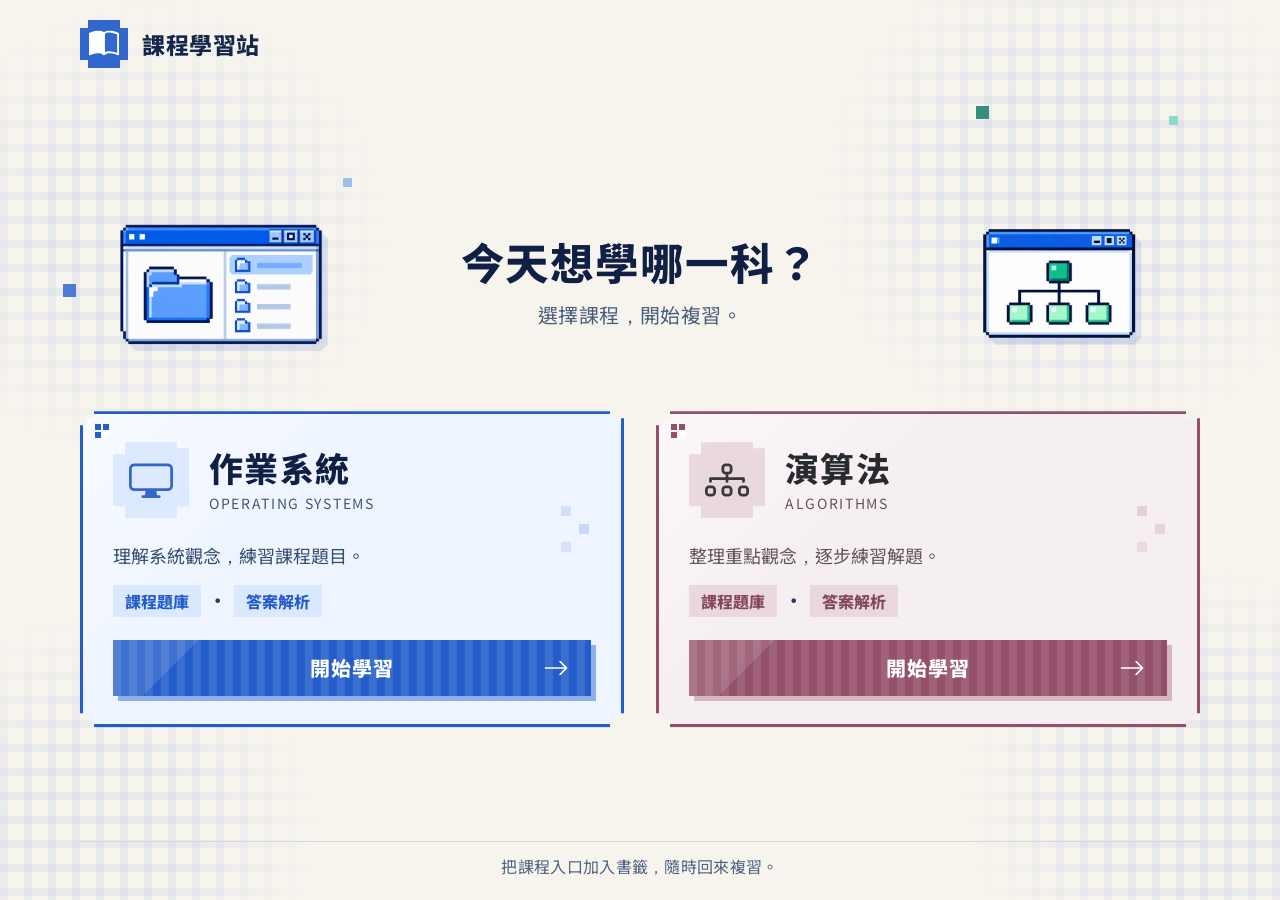
<file: index.html>
<!doctype html>
<html lang="zh-Hant">
<head>
  <meta charset="utf-8">
  <meta name="viewport" content="width=device-width, initial-scale=1">
  <meta name="description" content="作業系統與演算法課程學習站：選擇課程，閱讀題庫與答案解析。">
  <meta name="theme-color" content="#f6f5f1">
  <title>課程學習站｜作業系統・演算法</title>
  <link rel="icon" type="image/png" href="assets/icons/course-mascot.png?v=1">
  <style>
@font-face{font-family:"Noto Sans TC";font-style:normal;font-weight:100 500;font-display:swap;src:url([data-uri]) format("truetype");}
@font-face{font-family:"Noto Sans TC";font-style:normal;font-weight:600 900;font-display:swap;src:url([data-uri]) format("truetype");}
:root{color:#14264a;background:#f6f5f1;line-height:1.6}
*,*::before,*::after{box-sizing:border-box}
body{margin:0!important;min-height:100vh;background:#f7f4ee!important;color:#14264a;font-family:"Noto Sans TC",system-ui,-apple-system,"Segoe UI","Microsoft JhengHei",sans-serif}
body::before{content:"";position:fixed;inset:0;pointer-events:none;background:linear-gradient(90deg,rgba(50,103,205,.12) 8px,transparent 8px),linear-gradient(rgba(50,103,205,.12) 8px,transparent 8px);background-size:24px 24px;mask-image:radial-gradient(circle at 12% 26%,#000 0 8%,transparent 18%),radial-gradient(circle at 84% 22%,#000 0 9%,transparent 20%),radial-gradient(circle at 93% 88%,#000 0 7%,transparent 16%),radial-gradient(circle at 8% 92%,#000 0 6%,transparent 15%);opacity:.55}
body::after{content:"";position:fixed;inset:0;pointer-events:none;background:linear-gradient(90deg,#3267cd 0 13px,transparent 13px),linear-gradient(90deg,#157e69 0 13px,transparent 13px),linear-gradient(90deg,#8eb6ee 0 9px,transparent 9px),linear-gradient(90deg,#7ed6c0 0 9px,transparent 9px);background-size:13px 13px,13px 13px,9px 9px,9px 9px;background-position:5% 32%,77% 12%,27% 20%,92% 13%;background-repeat:no-repeat;opacity:.85}
.pixel-page{position:relative;z-index:1;width:min(100% - 64px,1120px);min-height:100svh;margin:0 auto;padding:20px 0;display:flex;flex-direction:column}
.pixel-brand{display:flex;align-items:center;gap:14px;font-size:23px;font-weight:800;letter-spacing:.025em}
.pixel-brand-icon{display:grid;place-items:center;width:48px;height:48px;flex:0 0 auto;background:#3267cd;border-radius:0;clip-path:polygon(8px 0,calc(100% - 8px) 0,calc(100% - 8px) 8px,100% 8px,100% calc(100% - 8px),calc(100% - 8px) calc(100% - 8px),calc(100% - 8px) 100%,8px 100%,8px calc(100% - 8px),0 calc(100% - 8px),0 8px,8px 8px)}
.pixel-brand-icon img{width:30px;height:30px}
.pixel-main{flex:1;display:flex;flex-direction:column;justify-content:center}
.pixel-hero{position:relative;min-height:clamp(196px,25vh,244px);display:grid;grid-template-columns:minmax(0,1fr) minmax(0,1.8fr) minmax(0,1fr);align-items:center;gap:24px;margin-top:8px;padding:12px 0;text-align:center}
.pixel-hero-copy{position:relative;z-index:1}
.pixel-hero-copy h1{margin:0 0 10px;color:#102044;font-size:clamp(34px,3.4vw,48px);font-weight:850;letter-spacing:.02em;line-height:1.25}
.pixel-hero-copy p{margin:0;color:#4a5d7b;font-size:20px;letter-spacing:.02em}
.pixel-hero-art{width:100%;max-width:290px;max-height:180px;object-fit:contain;filter:drop-shadow(6px 7px 0 rgba(50,103,205,.15))}
.pixel-hero-art.os-art{justify-self:start}
.pixel-hero-art.algo-art{justify-self:end}
.pixel-courses{display:grid;grid-template-columns:repeat(2,minmax(0,1fr));gap:32px;margin-top:16px}
.pixel-course{--accent:#245dca;--tint:#eff5ff;--shadow:#8eafe9;display:flex;position:relative;min-width:0;min-height:316px;flex-direction:column;padding:28px 30px;border:3px solid var(--accent);border-radius:0;background:linear-gradient(135deg,rgba(255,255,255,.58),transparent 34%),var(--tint);box-shadow:8px 8px 0 var(--shadow);clip-path:polygon(14px 0,calc(100% - 14px) 0,calc(100% - 14px) 7px,100% 7px,100% calc(100% - 14px),calc(100% - 7px) calc(100% - 14px),calc(100% - 7px) calc(100% - 7px),calc(100% - 14px) calc(100% - 7px),calc(100% - 14px) 100%,14px 100%,14px calc(100% - 7px),7px calc(100% - 7px),7px calc(100% - 14px),0 calc(100% - 14px),0 14px,7px 14px,7px 7px,14px 7px);color:#14264a;text-decoration:none}
.pixel-course::before{content:"";position:absolute;top:10px;left:12px;width:6px;height:6px;background:var(--accent);box-shadow:8px 0 0 var(--accent),0 8px 0 var(--accent),8px 8px 0 rgba(255,255,255,.82)}
.pixel-course::after{content:"";position:absolute;right:50px;top:92px;width:10px;height:10px;background:rgba(36,93,202,.14);box-shadow:18px 18px 0 rgba(36,93,202,.18),0 36px 0 rgba(36,93,202,.12)}
.pixel-course.algo{--accent:#147d68;--tint:#f0f8f3;--shadow:#9bcdb9}
.pixel-course.algo::after{background:rgba(20,125,104,.12);box-shadow:18px 18px 0 rgba(20,125,104,.16),0 36px 0 rgba(20,125,104,.12)}
.pixel-course:focus-visible{outline:4px solid #15264b;outline-offset:7px}
.pixel-course-heading{display:flex;align-items:center;gap:20px}
.pixel-course-icon{display:grid;place-items:center;width:76px;height:76px;flex:0 0 auto;border:0;border-radius:0;background:#dce9ff;clip-path:polygon(12px 0,calc(100% - 12px) 0,calc(100% - 12px) 6px,100% 6px,100% calc(100% - 12px),calc(100% - 12px) calc(100% - 12px),calc(100% - 12px) 100%,12px 100%,12px calc(100% - 12px),0 calc(100% - 12px),0 12px,12px 12px)}
.pixel-course.algo .pixel-course-icon{background:#d9f0e5}
.pixel-course-icon img{width:44px;height:44px}
.pixel-course-name{min-width:0}
.pixel-course-name h2{margin:0;color:#102044;font-size:34px;font-weight:850;letter-spacing:.04em;line-height:1.3}
.pixel-course-name .en{margin:3px 0 0;color:#435875;font-size:14px;letter-spacing:.12em;line-height:1.5}
.pixel-course-desc{margin:22px 0 14px;color:#354d70;font-size:18px;line-height:1.7}
.pixel-course-tags{display:flex;align-items:center;flex-wrap:wrap;gap:12px;margin:0 0 22px}
.pixel-course-tag{padding:4px 12px;background:#dbe9ff;color:#245dca;font-size:16px;font-weight:750;line-height:1.5}
.pixel-course.algo .pixel-course-tag{background:#d9f0e5;color:#147d68}
.pixel-course-separator{color:#263c60;font-size:16px}
.pixel-enter{position:relative;display:flex;align-items:center;justify-content:center;min-height:56px;margin-top:auto;padding:10px 48px;background:linear-gradient(135deg,rgba(255,255,255,.12) 0 16%,transparent 16%),linear-gradient(90deg,rgba(255,255,255,.1) 0 8px,transparent 8px),var(--accent);background-size:auto,16px 16px,auto;box-shadow:5px 5px 0 var(--shadow);color:#fff;font-size:20px;font-weight:850;letter-spacing:.05em}
.pixel-enter img{position:absolute;right:22px;width:26px;height:26px}
.pixel-course:hover .pixel-enter{filter:brightness(.94)}
.pixel-course:hover{transform:translateY(-2px)}
.pixel-course,.pixel-enter{transition:transform .16s ease,filter .16s ease}
.pixel-footer{margin-top:20px;border-top:1px solid #d5d9df;padding:12px 12px 0;color:#4e6382;text-align:center;font-size:16px;letter-spacing:.02em}
@media(prefers-reduced-motion:reduce){.pixel-course,.pixel-enter{transition:none}}
@media(max-width:1050px){.pixel-page{width:min(100% - 48px,920px)}.pixel-hero{grid-template-columns:minmax(0,1fr) minmax(0,3fr) minmax(0,1fr);gap:16px;padding-right:0;padding-left:0}.pixel-hero-art{max-width:150px;max-height:110px}.pixel-hero-copy h1{font-size:32px}.pixel-courses{gap:22px}.pixel-course{padding-right:22px;padding-left:22px}.pixel-course-name h2{font-size:29px}.pixel-course-name .en{font-size:12px}}
@media(min-width:761px) and (max-height:700px){.pixel-page{padding-top:16px;padding-bottom:16px}.pixel-brand-icon{width:44px;height:44px}.pixel-hero{min-height:168px;margin-top:6px;padding-top:8px;padding-bottom:8px}.pixel-hero-art{max-height:140px}.pixel-courses{margin-top:10px}.pixel-course{min-height:300px;padding-top:24px;padding-bottom:24px}.pixel-footer{margin-top:18px;padding-top:10px;font-size:15px}}
@media(max-width:760px){.pixel-page{width:auto;margin:0;padding:20px 20px 18px}.pixel-brand{gap:11px;font-size:21px}.pixel-brand-icon{width:44px;height:44px}.pixel-hero{min-height:0;display:block;margin-top:16px;padding:16px 0 22px}.pixel-hero-art{display:none}.pixel-hero-copy h1{font-size:32px;line-height:1.3}.pixel-hero-copy p{font-size:18px}.pixel-courses{grid-template-columns:1fr;gap:18px;margin-top:0}.pixel-course{min-height:0;padding:22px}.pixel-course-heading{gap:14px}.pixel-course-icon{width:56px;height:56px}.pixel-course-icon img{width:34px;height:34px}.pixel-course-name h2{font-size:28px}.pixel-course-name .en{font-size:12px}.pixel-course-tags{gap:9px;margin-bottom:18px}.pixel-footer{margin-top:24px;padding-top:12px;font-size:14px}}
@media(max-width:380px){.pixel-page{padding-right:15px;padding-left:15px}.pixel-hero-copy h1{font-size:31px}.pixel-course{padding-right:19px;padding-left:19px}.pixel-course-heading{gap:13px}.pixel-course-name h2{font-size:26px}.pixel-course-desc{font-size:15px}}
@media(max-width:760px){body::before{opacity:.35}body::after{display:none}.pixel-main{justify-content:flex-start}.pixel-course-desc{margin:14px 0 10px;font-size:16px}.pixel-course-tag{font-size:14px}.pixel-enter{min-height:52px}}

/* The course entrance uses the same palette as its learning room. */
.pixel-course.algo{--accent:#94506a;--tint:#f6eff2;--shadow:#d5b6c1;color:#292a2f}
.pixel-course.algo .pixel-course-icon{background:#ead8df}
.pixel-course.algo .pixel-course-icon img{filter:grayscale(1) brightness(.55)}
.pixel-course.algo .pixel-course-name h2{color:#292a2f}
.pixel-course.algo .en,.pixel-course.algo .pixel-course-desc{color:#62545e}
.pixel-course.algo .pixel-course-tag{background:#ead8df;color:#85475e}
.pixel-course.algo::after{background:#c79dac66;box-shadow:18px 18px 0 #c79dac55,0 36px 0 #c79dac44}

/* Quiet motion keeps the pixel artwork intact while making the entrance feel alive. */
@keyframes pixel-arrive{from{opacity:0;translate:0 12px}to{opacity:1;translate:0 0}}
@keyframes pixel-float{0%,100%{translate:0 0}50%{translate:0 -7px}}
@keyframes pixel-grid-breathe{from{opacity:.46}to{opacity:.55}}
@keyframes pixel-led-blink{0%,100%{opacity:.42}50%{opacity:.95}}
.pixel-brand{animation:pixel-arrive .55s cubic-bezier(.2,.75,.25,1) both}
.pixel-hero-copy{animation:pixel-arrive .62s .08s cubic-bezier(.2,.75,.25,1) both}
.pixel-hero-art{animation:pixel-float 6.4s ease-in-out infinite}
.pixel-hero-art.os-art{animation-delay:-2.4s}
.pixel-hero-art.algo-art{animation-delay:-.8s}
body::before{animation:pixel-grid-breathe 8s ease-in-out infinite alternate}
.pixel-course{animation:pixel-arrive .62s cubic-bezier(.2,.75,.25,1) both}
.pixel-course.os{animation-delay:.18s}
.pixel-course.algo{animation-delay:.32s}
.pixel-course::after{animation:pixel-led-blink 3.2s steps(2,end) infinite}
.pixel-footer{animation:pixel-arrive .55s .42s cubic-bezier(.2,.75,.25,1) both}
.pixel-course,.pixel-enter{transition:transform .24s cubic-bezier(.2,.75,.25,1),box-shadow .24s ease,filter .24s ease}
.pixel-course:hover{transform:translateY(-5px);box-shadow:10px 10px 0 var(--shadow)}
.pixel-course:active{transform:translateY(-1px)}
.pixel-enter{overflow:hidden}
.pixel-enter::before{content:"";position:absolute;top:0;bottom:0;left:-42%;width:28%;background:linear-gradient(90deg,transparent,rgba(255,255,255,.2),transparent);transform:skewX(-20deg);transition:transform .55s ease;pointer-events:none}
.pixel-course:hover .pixel-enter::before{transform:translateX(600%) skewX(-20deg)}
.pixel-enter img{transition:transform .24s cubic-bezier(.2,.75,.25,1)}
.pixel-course:hover .pixel-enter img{transform:translateX(5px)}

@media(prefers-reduced-motion:reduce){
  body::before,.pixel-brand,.pixel-hero-copy,.pixel-hero-art,.pixel-course,.pixel-course::after,.pixel-footer{animation:none!important}
  .pixel-course,.pixel-enter,.pixel-enter::before,.pixel-enter img{transition:none!important}
  .pixel-course:hover,.pixel-course:active{transform:none;box-shadow:8px 8px 0 var(--shadow)}
}


/* Layered motion: clearer cues, while keeping the existing pixel artwork. */
@keyframes pixel-float {
  0%,100% { translate:0 0; rotate:-1deg }
  50% { translate:0 -12px; rotate:1.5deg }
}
@keyframes pixel-logo-nod {
  0% { transform:rotate(0) scale(.9) }
  42% { transform:rotate(-8deg) scale(1.06) }
  72% { transform:rotate(4deg) scale(.98) }
  100% { transform:rotate(0) scale(1) }
}
@keyframes pixel-icon-intro {
  0%,100% { transform:translateY(0) }
  45% { transform:translateY(-7px) }
  70% { transform:translateY(0) }
}
@keyframes pixel-cta-signal {
  0%,78%,100% { box-shadow:5px 5px 0 var(--shadow) }
  87% { box-shadow:5px 8px 0 var(--shadow),0 0 0 4px var(--signal-color) }
}
@keyframes pixel-stripe-flow {
  0%,100% { background-position:0 0,0 0,0 0 }
  50% { background-position:0 0,8px 0,0 0 }
}
.pixel-brand-icon { transform-origin:center; animation:pixel-logo-nod .68s .2s cubic-bezier(.2,.75,.25,1) both }
.pixel-hero-art { animation-duration:4.8s; transform-origin:center; transition:transform .32s cubic-bezier(.2,.75,.25,1),filter .32s ease }
.pixel-hero-art.os-art { animation-delay:-2.4s }
.pixel-hero-art.algo-art { animation-delay:-.7s }
.pixel-hero-art:hover { transform:scale(1.06); filter:drop-shadow(8px 10px 0 rgba(50,103,205,.24)) saturate(1.12) }
.pixel-course-icon { transform-origin:center; transition:transform .3s cubic-bezier(.2,.75,.25,1) }
.pixel-course-icon img { transition:transform .3s cubic-bezier(.2,.75,.25,1) }
.pixel-course-icon { animation:pixel-icon-intro .72s .82s cubic-bezier(.2,.75,.25,1) 1 }
.pixel-course.algo .pixel-course-icon { animation-delay:1.12s }
.pixel-course:hover .pixel-course-icon,.pixel-course:focus-visible .pixel-course-icon { transform:translateY(-4px) rotate(-5deg) }
.pixel-course:hover .pixel-course-icon img,.pixel-course:focus-visible .pixel-course-icon img { transform:scale(1.1) }
.pixel-enter { --signal-color:rgba(36,93,202,.14); animation:pixel-cta-signal 6s 1s ease-in-out infinite,pixel-stripe-flow 8s linear infinite }
.pixel-course.algo .pixel-enter { --signal-color:rgba(148,80,106,.16); animation-delay:3.5s,4s }
@media(prefers-reduced-motion:reduce) {
  .pixel-brand-icon,.pixel-hero-art,.pixel-course-icon,.pixel-enter { animation:none!important; transition:none!important }
  .pixel-hero-art:hover,.pixel-hero-art:focus-visible { transform:none!important; translate:none!important; rotate:none!important }
  .pixel-course:hover .pixel-course-icon,.pixel-course:focus-visible .pixel-course-icon { transform:none!important }
  .pixel-course:hover .pixel-course-icon img,.pixel-course:focus-visible .pixel-course-icon img { transform:none!important }
}
/* Keep keyboard focus visible inside the clipped course cards. */
.pixel-course:focus-visible { box-shadow:inset 0 0 0 5px #15264b; }
.pixel-course:focus-visible .pixel-enter { outline:3px solid #fff; outline-offset:-7px; }
</style>
<meta name="course-layout-version" content="balanced-20261001">
</head>
<body>
  <div class="pixel-page">
    <header class="pixel-brand">
      <span class="pixel-brand-icon" aria-hidden="true"><img src="[data-uri]" alt=""></span>
      <span>課程學習站</span>
    </header>
    <main class="pixel-main">
      <section class="pixel-hero" aria-labelledby="course-home-title">
        <img class="pixel-hero-art os-art" src="assets/pixel-os-window.png" alt="" aria-hidden="true">
        <div class="pixel-hero-copy">
          <h1 id="course-home-title">今天想學哪一科？</h1>
          <p>選擇課程，開始複習。</p>
        </div>
        <img class="pixel-hero-art algo-art" src="assets/pixel-algorithm-window.png" alt="" aria-hidden="true">
      </section>
      <nav class="pixel-courses" aria-label="選擇課程">
        <a class="pixel-course os" href="os.html?v=alg-l4-images1" aria-label="開始學習：作業系統">
          <div class="pixel-course-heading">
            <span class="pixel-course-icon" aria-hidden="true"><img src="[data-uri]" alt=""></span>
            <div class="pixel-course-name"><h2>作業系統</h2><p class="en" lang="en">OPERATING SYSTEMS</p></div>
          </div>
          <p class="pixel-course-desc">理解系統觀念，練習課程題目。</p>
          <div class="pixel-course-tags"><span class="pixel-course-tag">課程題庫</span><span class="pixel-course-separator" aria-hidden="true">•</span><span class="pixel-course-tag">答案解析</span></div>
          <span class="pixel-enter">開始學習<img src="[data-uri]" alt="" aria-hidden="true"></span>
        </a>
        <a class="pixel-course algo" href="algorithms.html?v=alg-l4-images1" aria-label="開始學習：演算法">
          <div class="pixel-course-heading">
            <span class="pixel-course-icon" aria-hidden="true"><img src="[data-uri]" alt=""></span>
            <div class="pixel-course-name"><h2>演算法</h2><p class="en" lang="en">ALGORITHMS</p></div>
          </div>
          <p class="pixel-course-desc">整理重點觀念，逐步練習解題。</p>
          <div class="pixel-course-tags"><span class="pixel-course-tag">課程題庫</span><span class="pixel-course-separator" aria-hidden="true">•</span><span class="pixel-course-tag">答案解析</span></div>
          <span class="pixel-enter">開始學習<img src="[data-uri]" alt="" aria-hidden="true"></span>
        </a>
      </nav>
    </main>
    <footer class="pixel-footer">把課程入口加入書籤，隨時回來複習。</footer>
  </div>
<script src="assets/music-feature.js?v=radio-paused1" defer></script>
</body>
</html>
</file>
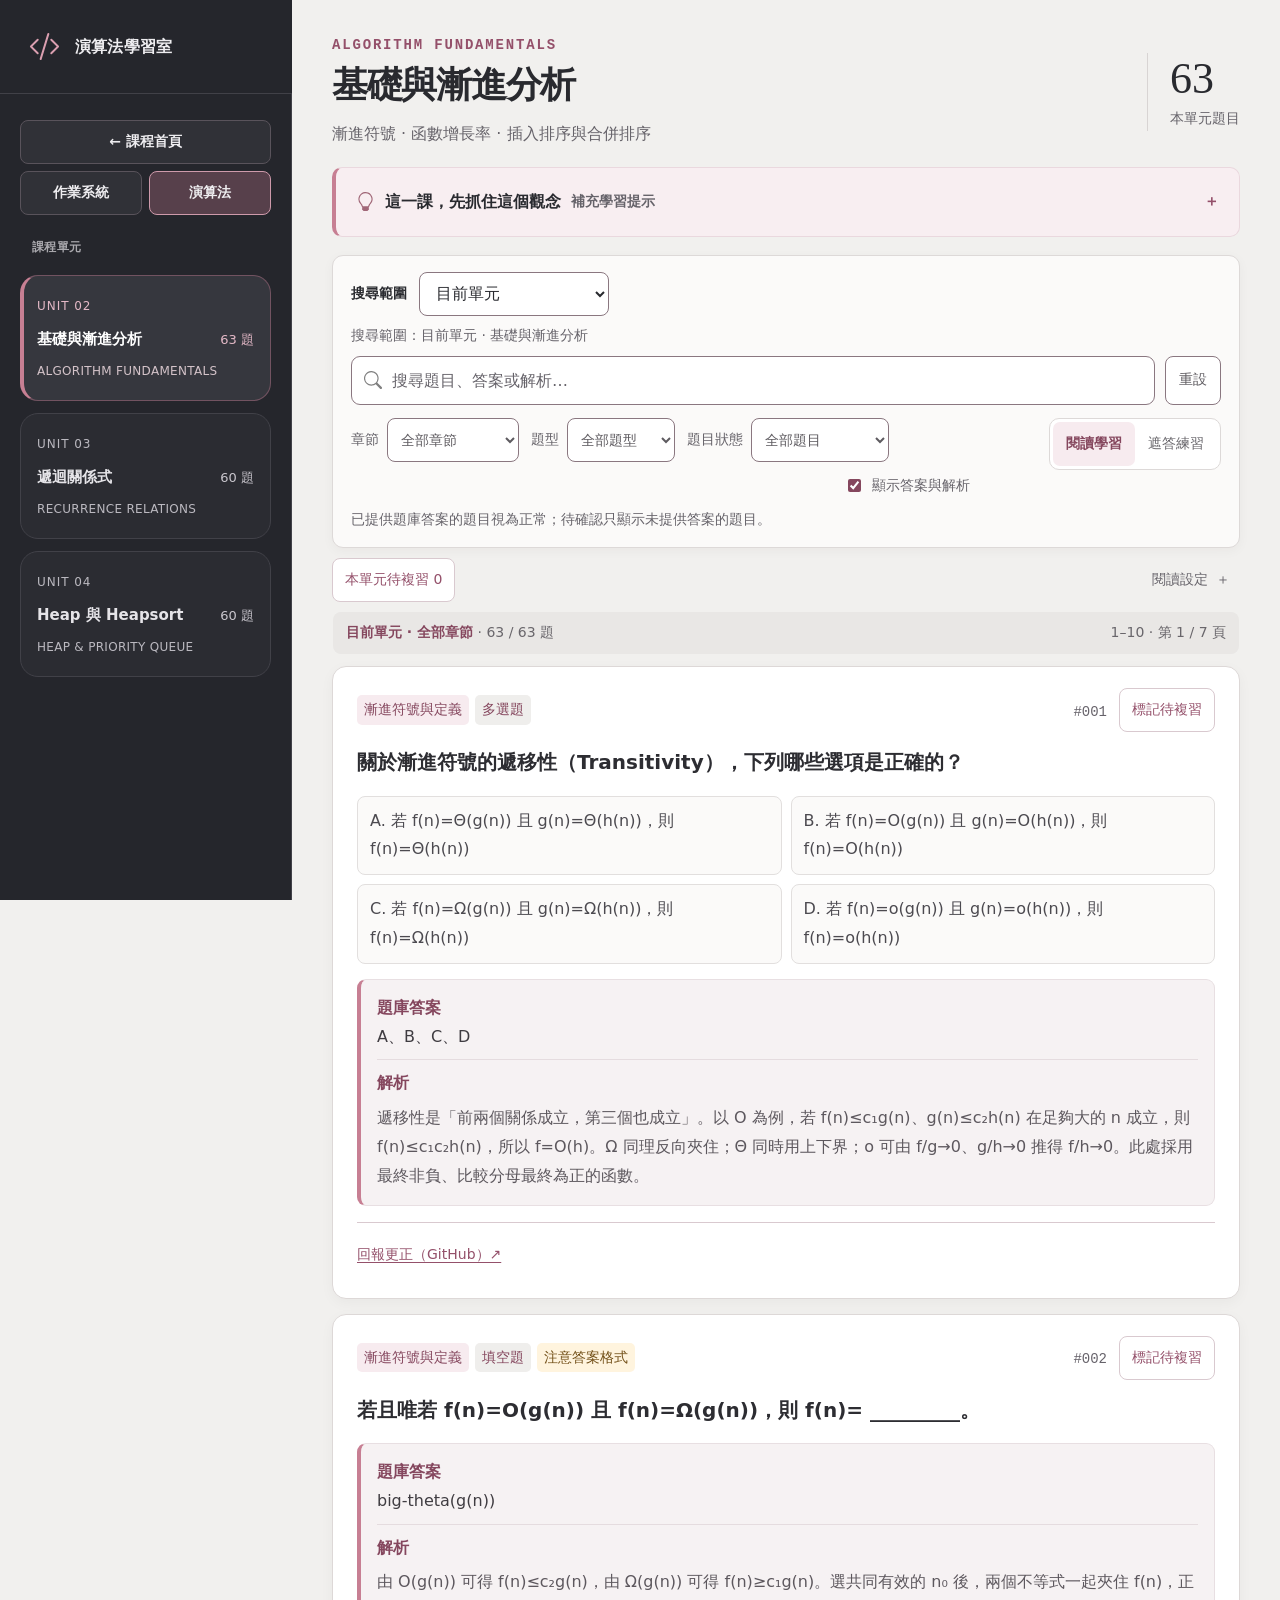
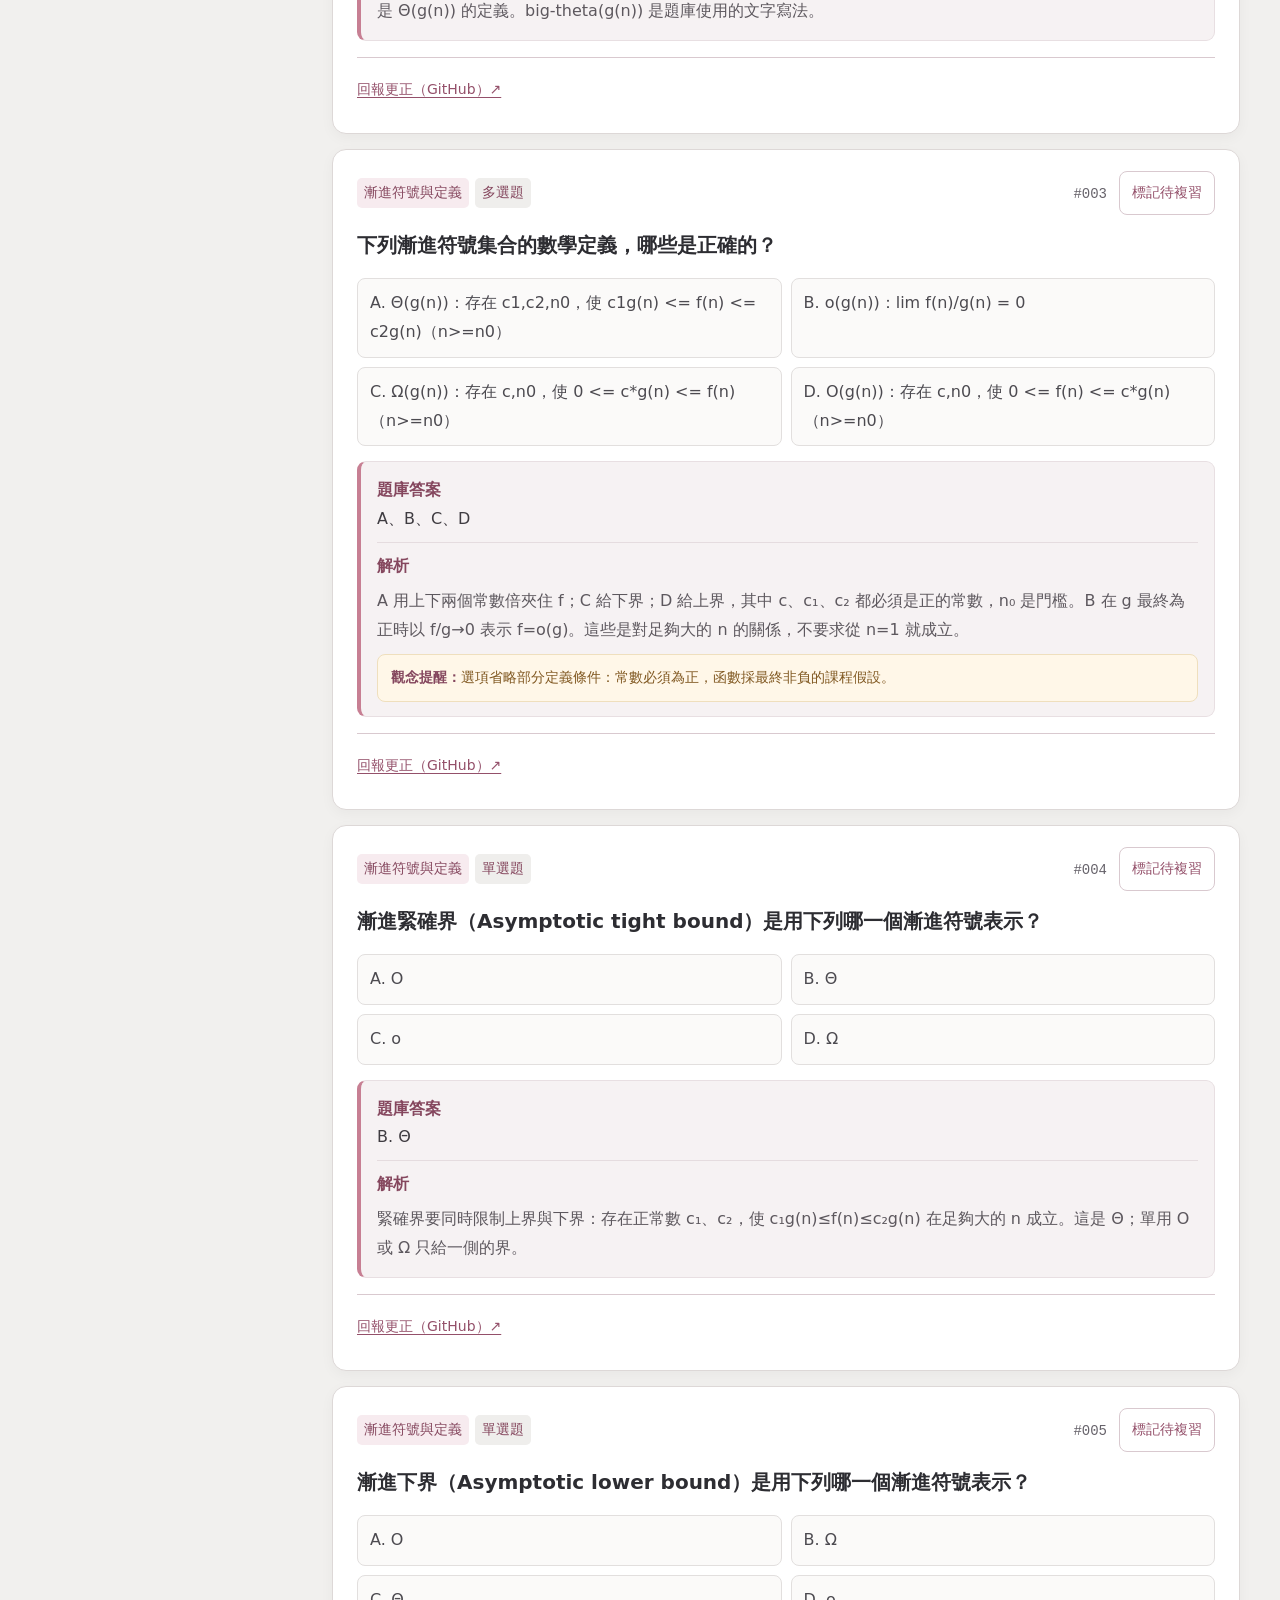
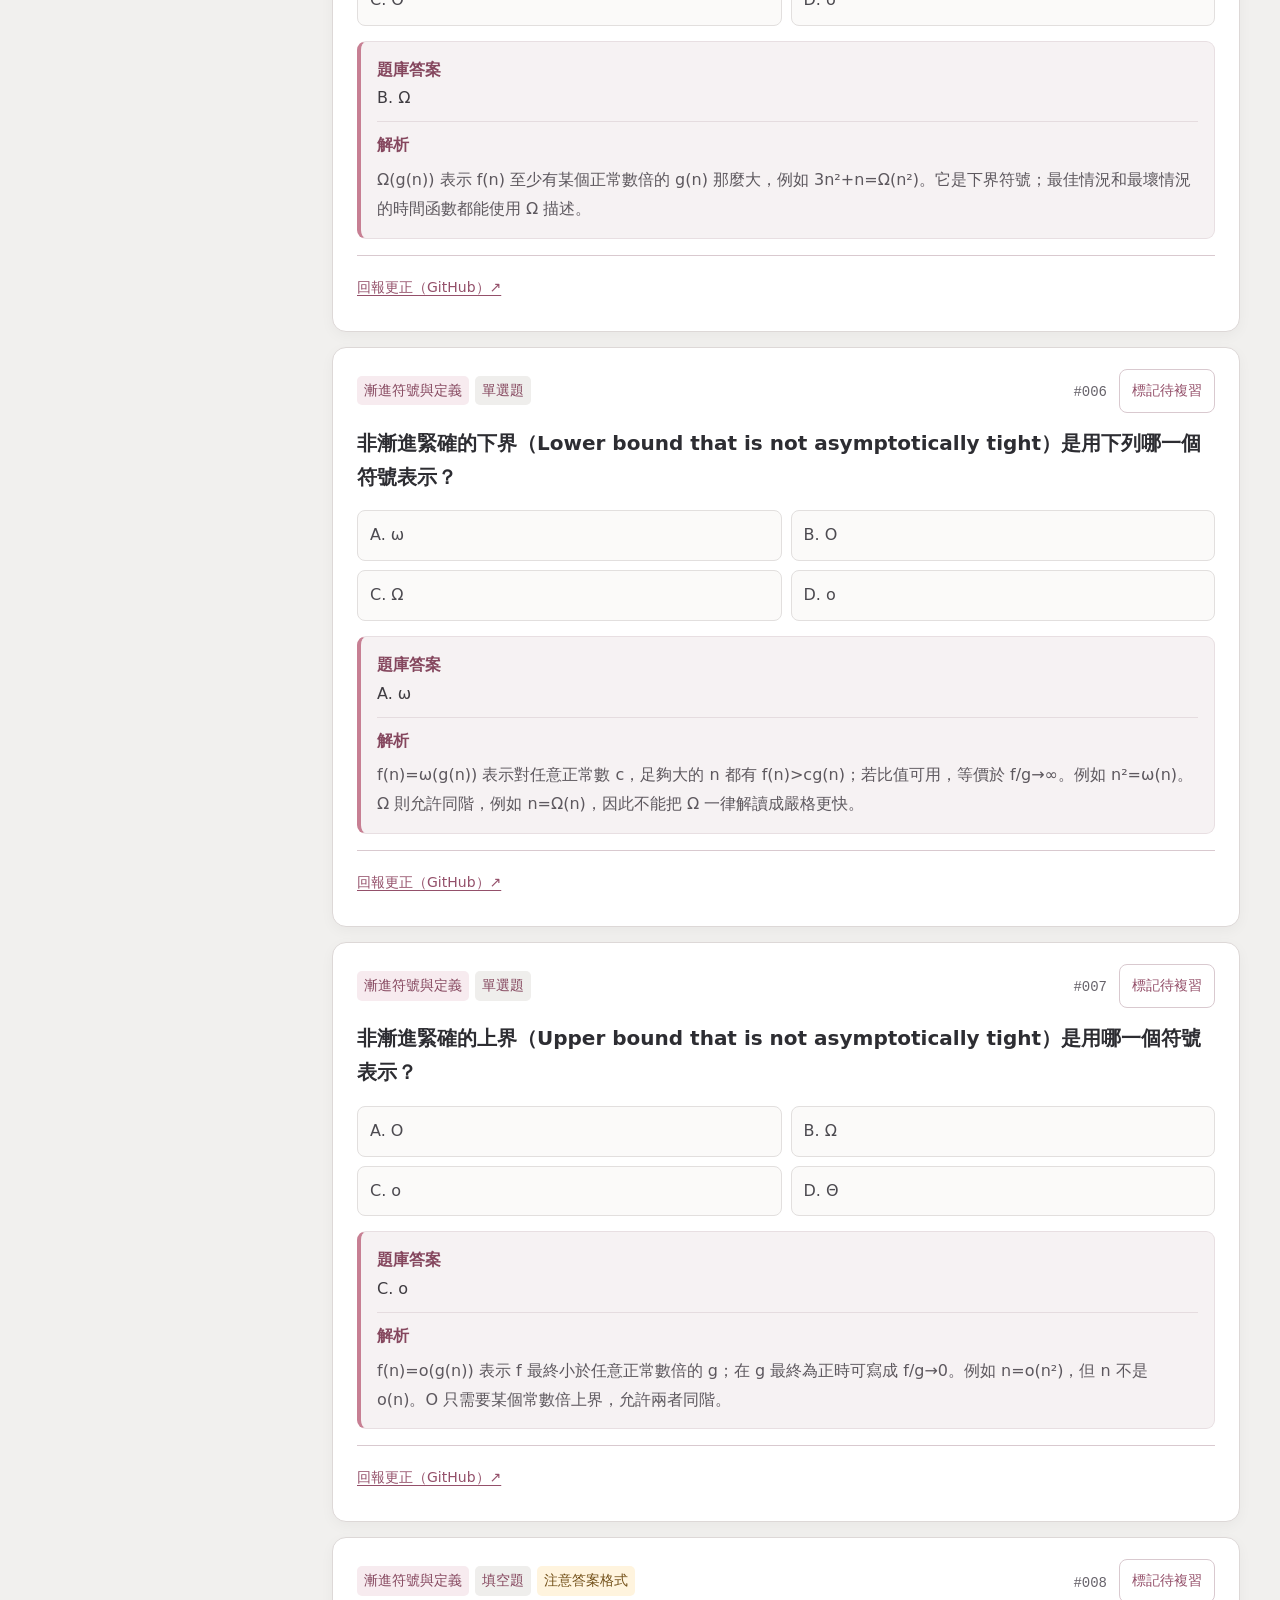
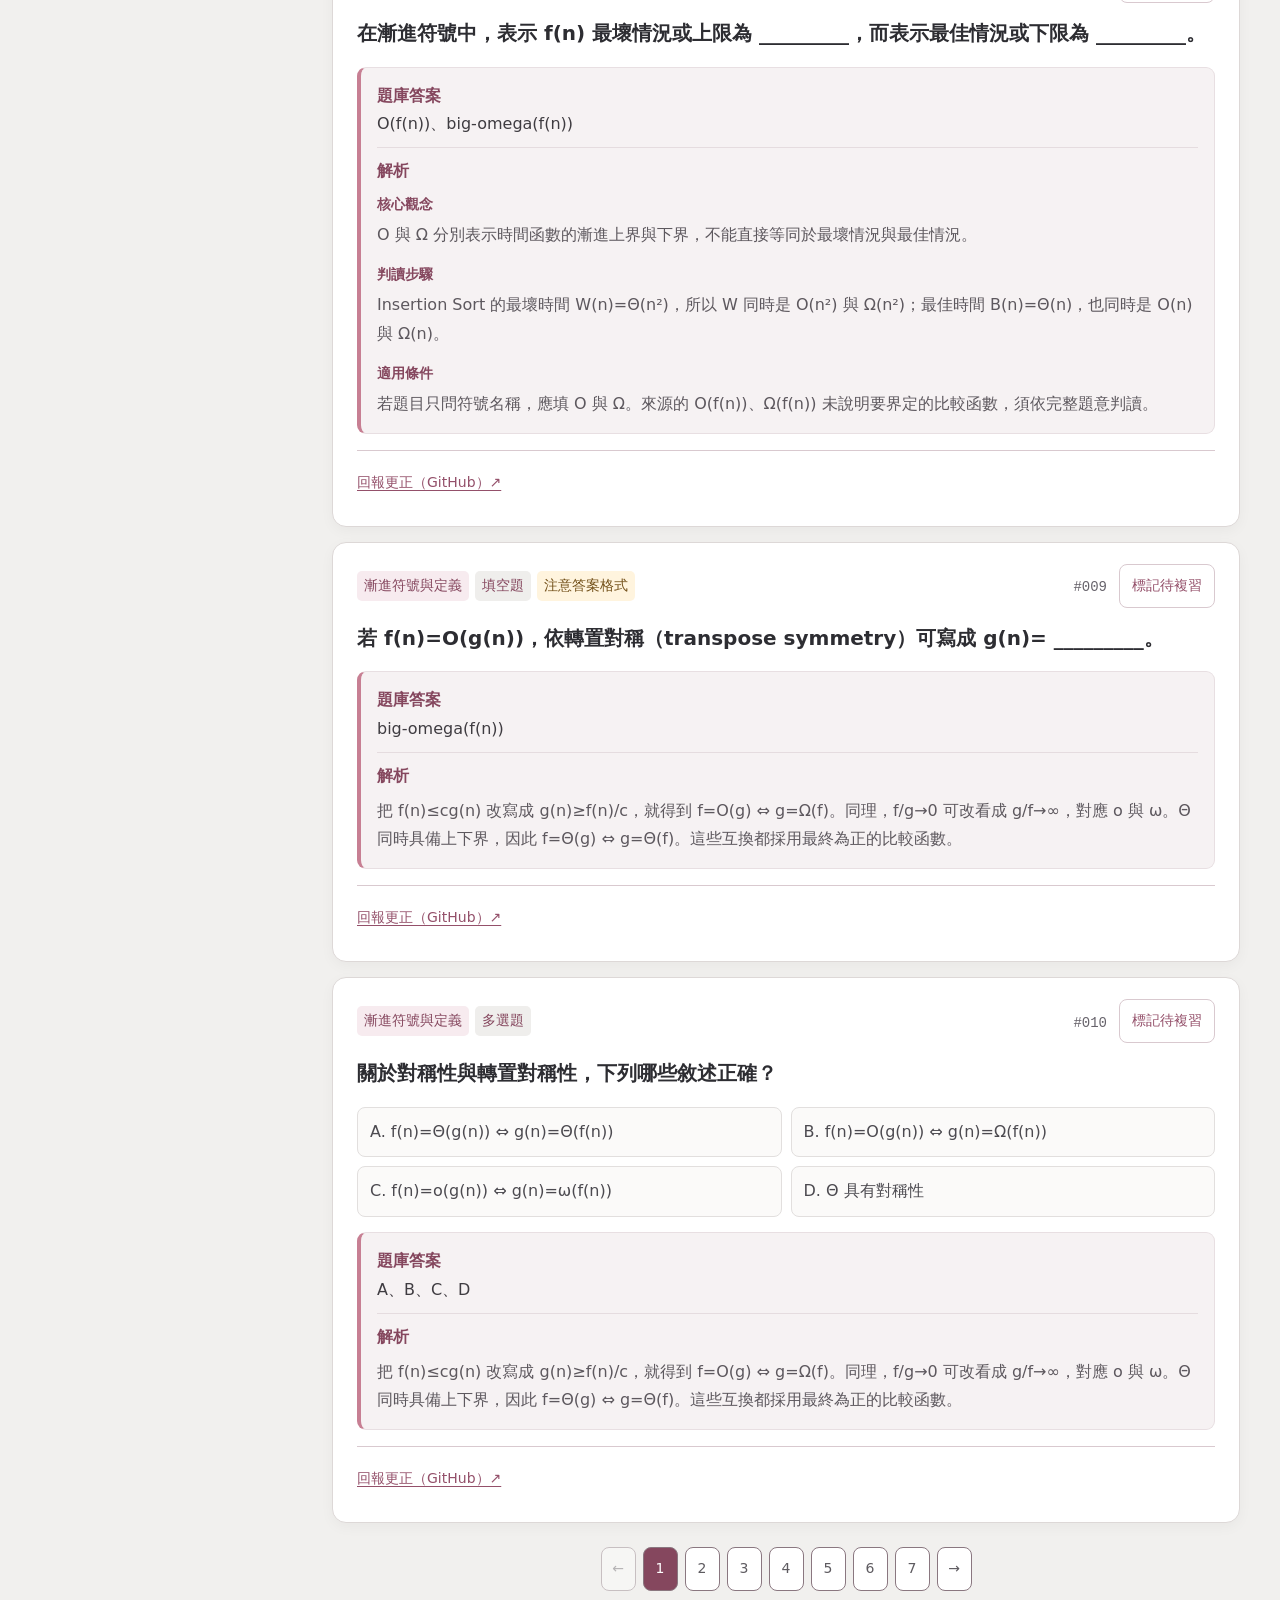
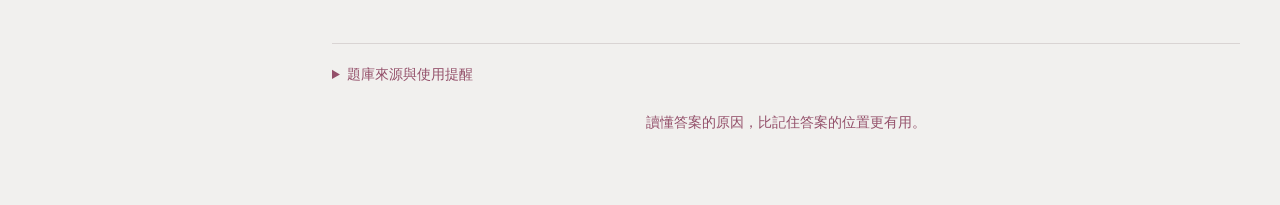
<file: algorithms.html>
<!doctype html>
<html lang="zh-Hant">
<head>
<meta charset="utf-8"><meta name="viewport" content="width=device-width,initial-scale=1">
<title>演算法學習室｜課程題庫</title>
<meta name="description" content="整合演算法課程與183道題目，依章節閱讀與練習。可離線使用。">
<link rel="icon" type="image/svg+xml" href="data:image/svg+xml,%3Csvg xmlns='http://www.w3.org/2000/svg' viewBox='0 0 40 40'%3E%3Crect width='40' height='40' rx='10' fill='%23c77f93'/%3E%3Cpath d='M12 10h5l-6 10 6 10h-5L6 20zm16 0h-5l6 10-6 10h5l6-10z' fill='%23fff'/%3E%3C/svg%3E">


<link rel="stylesheet" href="assets/course-base.css?v=shell3">
<link rel="stylesheet" href="assets/algorithms-charcoal-rose.css?v=unit-cards1">
<link rel="stylesheet" href="assets/learning-ui.css?v=alg-l4-images1">
<link rel="stylesheet" href="assets/course-layout.css?v=shell4">
<link rel="stylesheet" href="assets/reading-flow.css?v=radio-paused1">
<meta name="course-layout-version" content="search-scope1">
</head>
<body data-course="algorithms">
<a class="skip" href="#main">跳至學習內容</a>
<header class="topbar"><div class="brand"><span class="logo" aria-hidden="true"><img src="assets/icons/code-slash.svg" alt=""></span>演算法學習室</div><div class="tagline">一課一課，把觀念學會。 <span data-course-total style="margin-left:18px">3 個單元 · 183 道題目</span></div></header>
<div class="app"><aside class="sidebar" aria-label="課程單元導覽"><nav class="site-nav" aria-label="科目與首頁"><a href="index.html?v=alg-l4-images1">← 課程首頁</a><a href="os.html?v=alg-l4-images1" >作業系統</a><a href="algorithms.html?v=alg-l4-images1" aria-current="page">演算法</a></nav><div class="unit-picker"><label for="lessonPicker">課程單元</label><select id="lessonPicker"></select></div><p class="navtitle">課程單元</p><nav id="courseMenu" class="course-menu" aria-label="選擇課程"></nav></aside>
<main class="main" id="main" tabindex="-1"><div class="breadcrumb"><span>我的演算法課程</span><span class="dot"></span><span id="crumb"></span></div><section class="heading"><div><div class="eyebrow" id="eyebrow"></div><h1 id="lessonTitle"></h1><p class="subtitle" id="lessonSub"></p></div><div class="count"><strong id="lessonCount"></strong><span>本單元題目</span></div></section>
<nav class="lesson-tabs" id="lessonTabs" aria-label="切換課程單元"></nav>
<details class="guide" id="conceptGuide" open><summary class="guide-head"><span class="guide-title" id="guideHeading"><img class="guide-icon" src="assets/icons/lightbulb.svg" alt="" aria-hidden="true">這一課，先抓住這個觀念</span><small>補充學習提示</small></summary><p id="guideText"></p></details>
<section aria-labelledby="bankHeading"><h2 id="bankHeading" class="visually-hidden">章節題庫</h2>
<div class="toolbar"><div class="search-options"><label for="searchScopeSelect">搜尋範圍</label><select id="searchScopeSelect" aria-describedby="searchScope"><option value="current">目前單元</option><option value="all">全部單元（本課程）</option></select></div><div class="searchrow"><label class="searchbox"><img class="search-icon" src="assets/icons/search.svg" alt="" aria-hidden="true"><input id="search" type="search" aria-label="搜尋本課題目、答案與解析" placeholder="搜尋本課題目、答案、術語或公式…" autocomplete="off"></label><button id="clearBtn" class="plain">重設</button></div><div class="filters"><details class="filter-details" open><summary>篩選設定</summary><div class="filter-fields"><label>章節<select id="chapterSelect" aria-label="選擇章節"></select></label><label>題型<select id="typeSelect" aria-label="選擇題型"></select></label><label>題目狀態<select id="qualitySelect" aria-describedby="qualityHint"><option value="all">全部題目</option><option value="pending">待確認</option></select></label><label class="answer-toggle" id="answerToggle"><input id="showAnswers" type="checkbox" checked>顯示答案與解析</label></div><p class="quality-hint" id="qualityHint">已提供題庫答案的題目視為正常；待確認只顯示未提供答案的題目。</p></details><div class="study-controls"><div class="segmented" aria-label="學習方式"><button id="studyMode" class="active" aria-pressed="true">閱讀學習</button><button id="practiceMode" aria-pressed="false">遮答練習</button></div></div></div></div>
<div class="summary" id="searchResults" tabindex="-1" role="status" aria-live="polite" aria-atomic="true"><span id="resultSummary"></span><span id="rangeSummary"></span></div><div id="modeHint" class="missing" hidden>先寫下你的答案，再按「對照答案」。有選項的題目可直接選；未提供選項的題目以文字練習。練習作答只保留在目前開啟期間，離開或重新整理後不會保存。</div><section id="list" class="list" aria-label="題目列表"></section><div id="empty" class="empty" hidden><h3>這個條件下沒有題目</h3><p>試試較短的關鍵字，或重設章節與題型。</p><button id="emptyReset" class="plain">重設篩選</button></div><nav id="pager" class="pager" aria-label="題庫頁碼"></nav></section>
<details class="sources"><summary>題庫來源與使用提醒</summary><p data-course-source-summary>完整收錄你提供的三份 HTML：L2 63 題、L3 60 題、L4 60 題，共 183 題。相同觀念的不同版本仍保留。本站已補充部分解析與條件；修正的答案另保留來源答案供對照。</p><ul><li>章節名稱沿用原題庫分類；課程標題與「補充學習提示」為本站整理。</li><li>L3 原始檔的 39 題選擇題附有四個選項，其餘題目依原始資料以文字作答或填空；L4 依更新版 59 題與保留的 1 題整合為 60 題，其中 38 題附可作答選項、6 題附原始題圖；其餘採文字作答或填空。已提供答案的題目正常顯示。</li><li>題目依提供的題庫答案練習，附加解析供理解概念與適用條件。</li><li>已提供題庫答案的題目不列為待確認；既有修正紀錄保留供對照。</li><li>練習模式在答案能對應選項時自動核對；其餘題目請自行對照答案與解析。文字作答不當作正式考試評分。</li><li>可以直接雙擊此檔離線開啟。練習作答只保留在目前開啟期間；待複習標記與閱讀字級會保存在這台裝置的瀏覽器，手機與電腦不會自動同步。</li></ul><p id="sourceLabel"></p></details><p class="bottom-note">讀懂答案的原因，比記住答案的位置更有用。</p>
</main></div>
<noscript>請開啟瀏覽器 JavaScript，才能切換課程與題目。</noscript>
<script id="course-data" type="application/json">[{"id":"L2","source":"演算法L2.html","questions":[{"category":"漸進符號與定義","type":"複選題","q":"關於漸進符號的遞移性（Transitivity），下列哪些選項是正確的？","a":"A、B、C、D","opts":["A. 若 f(n)=Θ(g(n)) 且 g(n)=Θ(h(n))，則 f(n)=Θ(h(n))","B. 若 f(n)=O(g(n)) 且 g(n)=O(h(n))，則 f(n)=O(h(n))","C. 若 f(n)=Ω(g(n)) 且 g(n)=Ω(h(n))，則 f(n)=Ω(h(n))","D. 若 f(n)=o(g(n)) 且 g(n)=o(h(n))，則 f(n)=o(h(n))"],"ex":"遞移性是「前兩個關係成立，第三個也成立」。以 O 為例，若 f(n)≤c₁g(n)、g(n)≤c₂h(n) 在足夠大的 n 成立，則 f(n)≤c₁c₂h(n)，所以 f=O(h)。Ω 同理反向夾住；Θ 同時用上下界；o 可由 f/g→0、g/h→0 推得 f/h→0。此處採用最終非負、比較分母最終為正的函數。","exact":false,"warn":false,"sources":["algorithm-analysis"],"answerProvided":true},{"category":"漸進符號與定義","type":"填空題","q":"若且唯若 f(n)=O(g(n)) 且 f(n)=Ω(g(n))，則 f(n)= _________。","a":"big-theta(g(n))","opts":[],"ex":"由 O(g(n)) 可得 f(n)≤c₂g(n)，由 Ω(g(n)) 可得 f(n)≥c₁g(n)。選共同有效的 n₀ 後，兩個不等式一起夾住 f(n)，正是 Θ(g(n)) 的定義。big-theta(g(n)) 是題庫使用的文字寫法。","exact":true,"warn":false,"sources":["algorithm-analysis"],"answerProvided":true},{"category":"漸進符號與定義","type":"複選題","q":"下列漸進符號集合的數學定義，哪些是正確的？","a":"A、B、C、D","opts":["A. Θ(g(n))：存在 c1,c2,n0，使 c1g(n) <= f(n) <= c2g(n)（n>=n0）","B. o(g(n))：lim f(n)/g(n) = 0","C. Ω(g(n))：存在 c,n0，使 0 <= c*g(n) <= f(n)（n>=n0）","D. O(g(n))：存在 c,n0，使 0 <= f(n) <= c*g(n)（n>=n0）"],"ex":"A 用上下兩個常數倍夾住 f；C 給下界；D 給上界，其中 c、c₁、c₂ 都必須是正的常數，n₀ 是門檻。B 在 g 最終為正時以 f/g→0 表示 f=o(g)。這些是對足夠大的 n 的關係，不要求從 n=1 就成立。","exact":false,"warn":false,"sources":["algorithm-analysis"],"note":"選項省略部分定義條件：常數必須為正，函數採最終非負的課程假設。","answerProvided":true},{"category":"漸進符號與定義","type":"單選題","q":"漸進緊確界（Asymptotic tight bound）是用下列哪一個漸進符號表示？","a":"B. Θ","opts":["A. O","B. Θ","C. o","D. Ω"],"ex":"緊確界要同時限制上界與下界：存在正常數 c₁、c₂，使 c₁g(n)≤f(n)≤c₂g(n) 在足夠大的 n 成立。這是 Θ；單用 O 或 Ω 只給一側的界。","exact":false,"warn":false,"sources":["algorithm-analysis"],"answerProvided":true},{"category":"漸進符號與定義","type":"單選題","q":"漸進下界（Asymptotic lower bound）是用下列哪一個漸進符號表示？","a":"B. Ω","opts":["A. O","B. Ω","C. Θ","D. o"],"ex":"Ω(g(n)) 表示 f(n) 至少有某個正常數倍的 g(n) 那麼大，例如 3n²+n=Ω(n²)。它是下界符號；最佳情況和最壞情況的時間函數都能使用 Ω 描述。","exact":false,"warn":false,"sources":["algorithm-analysis"],"answerProvided":true},{"category":"漸進符號與定義","type":"單選題","q":"非漸進緊確的下界（Lower bound that is not asymptotically tight）是用下列哪一個符號表示？","a":"A. ω","opts":["A. ω","B. O","C. Ω","D. o"],"ex":"f(n)=ω(g(n)) 表示對任意正常數 c，足夠大的 n 都有 f(n)>cg(n)；若比值可用，等價於 f/g→∞。例如 n²=ω(n)。Ω 則允許同階，例如 n=Ω(n)，因此不能把 Ω 一律解讀成嚴格更快。","exact":false,"warn":false,"sources":["algorithm-analysis"],"answerProvided":true},{"category":"漸進符號與定義","type":"單選題","q":"非漸進緊確的上界（Upper bound that is not asymptotically tight）是用哪一個符號表示？","a":"C. o","opts":["A. O","B. Ω","C. o","D. Θ"],"ex":"f(n)=o(g(n)) 表示 f 最終小於任意正常數倍的 g；在 g 最終為正時可寫成 f/g→0。例如 n=o(n²)，但 n 不是 o(n)。O 只需要某個常數倍上界，允許兩者同階。","exact":false,"warn":false,"sources":["algorithm-analysis"],"answerProvided":true},{"category":"漸進符號與定義","type":"填空題","q":"在漸進符號中，表示 f(n) 最壞情況或上限為 _________，而表示最佳情況或下限為 _________。","a":"O(f(n))、big-omega(f(n))","opts":[],"ex":"核心觀念：O 與 Ω 分別表示時間函數的漸進上界與下界，不能直接等同於最壞情況與最佳情況。\n\n判讀步驟：Insertion Sort 的最壞時間 W(n)=Θ(n²)，所以 W 同時是 O(n²) 與 Ω(n²)；最佳時間 B(n)=Θ(n)，也同時是 O(n) 與 Ω(n)。\n\n適用條件：若題目只問符號名稱，應填 O 與 Ω。來源的 O(f(n))、Ω(f(n)) 未說明要界定的比較函數，須依完整題意判讀。","exact":true,"warn":false,"sources":["algorithm-analysis"],"answerProvided":true},{"category":"漸進符號與定義","type":"填空題","q":"若 f(n)=O(g(n))，依轉置對稱（transpose symmetry）可寫成 g(n)= _________。","a":"big-omega(f(n))","opts":[],"ex":"把 f(n)≤cg(n) 改寫成 g(n)≥f(n)/c，就得到 f=O(g) ⇔ g=Ω(f)。同理，f/g→0 可改看成 g/f→∞，對應 o 與 ω。Θ 同時具備上下界，因此 f=Θ(g) ⇔ g=Θ(f)。這些互換都採用最終為正的比較函數。","exact":true,"warn":false,"sources":["algorithm-analysis"],"answerProvided":true},{"category":"漸進符號與定義","type":"複選題","q":"關於對稱性與轉置對稱性，下列哪些敘述正確？","a":"A、B、C、D","opts":["A. f(n)=Θ(g(n)) ⇔ g(n)=Θ(f(n))","B. f(n)=O(g(n)) ⇔ g(n)=Ω(f(n))","C. f(n)=o(g(n)) ⇔ g(n)=ω(f(n))","D. Θ 具有對稱性"],"ex":"把 f(n)≤cg(n) 改寫成 g(n)≥f(n)/c，就得到 f=O(g) ⇔ g=Ω(f)。同理，f/g→0 可改看成 g/f→∞，對應 o 與 ω。Θ 同時具備上下界，因此 f=Θ(g) ⇔ g=Θ(f)。這些互換都採用最終為正的比較函數。","exact":false,"warn":false,"sources":["algorithm-analysis"],"answerProvided":true},{"category":"單調性","type":"填空題","q":"若滿足 m < n 則 f(m) < f(n)，此函數性質稱為 _________。","a":"strictly increasing","opts":[],"ex":"兩邊都是嚴格小於 <，所以是 strictly increasing（嚴格遞增）。","exact":true,"warn":false,"answerProvided":true},{"category":"單調性","type":"填空題","q":"若滿足 m <= n 則 f(m) >= f(n)，此函數性質稱為 _________。","a":"monotonically decreasing","opts":[],"ex":"輸入變大時，函數值變小或維持不變，所以是 monotonically decreasing。","exact":true,"warn":false,"answerProvided":true},{"category":"單調性","type":"單選題","q":"若 m <= n 則 f(m) <= f(n)，此函數屬於哪一種單調性？","a":"A. monotonically increasing","opts":["A. monotonically increasing","B. monotonically decreasing","C. strictly decreasing","D. constant only"],"ex":"monotonically increasing 允許相等，因此使用 <=。","exact":false,"warn":false,"answerProvided":true},{"category":"Floor / Ceiling / 模運算","type":"單選題","q":"大於或等於實數 x 的最小整數是用下列哪一個函數表示？","a":"D. 天花板函數 (Ceiling)","opts":["A. 四捨五入 (Round)","B. 地板函數 (Floor)","C. 絕對值 (Absolute)","D. 天花板函數 (Ceiling)"],"ex":"Ceiling ⌈x⌉ 是 ≥x 的最小整數。","exact":false,"warn":false,"answerProvided":true},{"category":"Floor / Ceiling / 模運算","type":"單選題","q":"小於或等於實數 x 的最大整數是用下列哪一個函數表示？","a":"B. Floor","opts":["A. Ceiling","B. Floor","C. Round","D. Absolute"],"ex":"Floor ⌊x⌋ 是 ≤x 的最大整數。","exact":false,"warn":false,"answerProvided":true},{"category":"Floor / Ceiling / 模運算","type":"複選題","q":"對於任意實數 x 或整數 n，下列關於地板與天花板函數的數學性質哪些是正確的？","a":"A、B、C、D","opts":["A. ⌈n/2⌉ + ⌊n/2⌋ = n","B. x - 1 < ⌊x⌋ <= x","C. x <= ⌈x⌉ < x + 1","D. ⌈⌈n/a⌉/b⌉ = ⌈n/(ab)⌉"],"ex":"A：整數 n 若為偶數，兩項各為 n/2；若為奇數，兩項相差 1，相加仍為 n。B、C 直接來自 floor／ceiling 的定義。D 在 a、b 為正整數時成立：對任何整數 k，⌈⌈n/a⌉/b⌉≤k 等價於 n≤abk，也等價於 ⌈n/(ab)⌉≤k。若不限制除數，D 不能直接使用；例如 n=1、a=2、b=1/2 時左側為 2、右側為 1。","exact":false,"warn":false,"note":"A 的 n 必須是整數；D 的 a、b 在本解析中限定為正整數。","sources":["algorithm-analysis"],"answerProvided":true},{"category":"Floor / Ceiling / 模運算","type":"複選題","q":"關於模運算（Modular arithmetic），下列哪些數學公式或關係是正確的？","a":"A、B、C、D","opts":["A. a mod n = a - ⌊a/n⌋ * n","B. 若 (a mod n) = (b mod n)，則寫作 a ≡ b (mod n)","C. a mod n 代表 a 除以 n 的餘數","D. 若 a ≡ b (mod n)，表示 a 與 b 模 n 等價"],"ex":"以正整數 n 為模數，令 q=⌊a/n⌋，則餘數 r=a-qn 滿足 0≤r<n，得到 A。若 a、b 的餘數相同，則 a-b 是 n 的整數倍，寫成 a≡b (mod n)，所以 B、C、D 也成立。例：-1 mod 5=4；程式語言的 % 對負數可能採不同規則。","exact":false,"warn":false,"sources":["algorithm-analysis"],"answerProvided":true},{"category":"函數增長率 / Log","type":"單選題","q":"在計算機科學中，若無特別註明，「lg n」通常表示以下列哪一個數為底的對數？","a":"C. 2","opts":["A. e","B. Infinity","C. 2","D. 10"],"ex":"演算法課中的 lg 通常指 log₂。","exact":false,"warn":false,"answerProvided":true},{"category":"函數增長率 / Log","type":"複選題","q":"關於函數增長率的比較，下列哪些敘述是正確的？","a":"B、D","opts":["A. n log n 增長速度快於 n^2","B. 任何正多項式函數增長速度都快於任何多對數 (Polylogarithmic) 函數","C. 對數函數增長快於階乘函數","D. 任何正指數函數增長速度都快於任何多項式函數"],"ex":"在正的固定指數、底數大於 1 的條件下，常見順序是 (log n)^k ≺ nᵇ ≺ aⁿ ≺ n!。A 錯，因 (n log n)/n²=log n/n→0；C 也顛倒。B、D 所描述的是 polylog 小於正次方多項式、常數底指數大於多項式。常數多項式 n⁰ 不屬於這裡「正次方」的比較。","exact":false,"warn":false,"sources":["algorithm-analysis"],"answerProvided":true},{"category":"函數增長率 / Log","type":"單選題","q":"對於任何常數 a > 1，當 n 趨近於無窮大時，(n^b / a^n) 的極限值為多少？","a":"B. 0(zero)","opts":["A. 無窮大 (Infinity)","B. 0(zero)","C. Undefined","D. 1(one)"],"ex":"把比值取自然對數：ln(nᵇ/aⁿ)=b ln n−n ln a。因 a>1，所以 ln a>0；固定 b 的 ln n 成長比 n 慢，差值趨於 −∞。再取指數可知 nᵇ/aⁿ→0，故選 B。b 必須是不隨 n 改變的常數。","exact":false,"warn":false,"sources":["algorithm-analysis"],"answerProvided":true},{"category":"函數增長率 / Log","type":"填空題","q":"若一個函數滿足 f(n) = _________，則稱此函數是多項式有界。","a":"O(n^k)","opts":[],"ex":"多項式有界表示「存在某個固定常數 k」，使 f(n) 在足夠大的 n 被 c nᵏ 上界住，即 f(n)=O(nᵏ)。例如 n³+7n 是 O(n³)，而 2ⁿ 無法被任何固定次方 nᵏ 長期界住。k 不能隨 n 增加。","exact":true,"warn":false,"sources":["algorithm-analysis"],"answerProvided":true},{"category":"函數增長率 / Log","type":"填空題","q":"若一個函數滿足 f(n) = _________，則稱此函數是多對數有界（polylogarithmically bounded）。","a":"O((log n)^k)","opts":[],"ex":"多對數有界表示存在固定 k≥0，使 f(n)=O((log n)ᵏ)。例如 (log n)²+log n 是 O((log n)²)，n 則不是多對數有界。冪次 k 要放在 log n 上，整個函數再放進 O；來源字串 O(logn)^k 的括號位置容易造成誤解。","exact":true,"warn":false,"sources":["algorithm-analysis"],"originalAnswer":"O(logn)^k","note":"原題庫的輸入字串另保留供對照；本站答案使用清楚的數學括號。","answerProvided":true},{"category":"函數增長率 / Log","type":"複選題","q":"下列哪些函數屬於多項式有界 f(n)=n^{O(1)} 的例子？","a":"A、B、D","opts":["A. 10n^2+5n","B. n^3","C. 2^n","D. √n"],"ex":"固定次方 n 的組合是 polynomial；2^n 是 exponential。","exact":false,"warn":false,"answerProvided":true},{"category":"函數增長率 / Log","type":"複選題","q":"下列哪些函數屬於多對數有界（Polylogarithmically bounded）的範疇？","a":"B、C、D","opts":["A. n","B. (lg n)^k","C. lg(lg n)","D. lg^2 n"],"ex":"B、D 分別是固定次方的 log n；C 的 log log n 增長更慢，也被 log n 上界住，因此也是 polylogarithmically bounded。A 的 n 比任意固定 (log n)ᵏ 都快。判斷標準是有沒有某個固定 log 冪次上界，而非只看式子中有沒有 log。","exact":false,"warn":false,"sources":["algorithm-analysis"],"answerProvided":true},{"category":"函數增長率 / Log","type":"複選題","q":"對於所有 x > -1，下列關於對數函數（Logarithm）的數學不等式哪些是正確的？","a":"A、D","opts":["A. x / (1 + x) <= ln(1 + x)","B. ln(1 + x) < x","C. ln(1 + x) > x","D. ln(1 + x) = x - x^2/2 + x^3/3 - x^4/4 + ... (|x| < 1)"],"ex":"核心觀念：依各選項寫出的條件，成立的是 A、D；判斷不等式時，要檢查定義域、等號與級數收斂範圍。\n\n解題步驟：A：令 h(x)=ln(1+x)−x/(1+x)，有 h(0)=0、h′(x)=x/(1+x)²；在 x>−1 時，h 的最小值為 0。B：x=0 時 ln(1)=0，嚴格不等式不成立，應改成 ln(1+x)≤x。C：代入 x=1 即可反駁。\n\n適用條件：D 的級數等式只在選項註明的 |x|<1 範圍成立，不能擴大為所有 x>−1；B 的等號只在 x=0 成立。","exact":false,"warn":false,"note":"原答案 A、B、D 包含不成立於 x=0 的嚴格不等式 B；已修正。","sources":["algorithm-analysis"],"originalAnswer":"A、B、D","answerProvided":true},{"category":"函數增長率 / Log","type":"複選題","q":"對於所有實數 x，下列關於指數函數的性質哪些是正確的？","a":"A、C","opts":["A. 1 + x <= e^x","B. e^x 永遠小於 1","C. 當 n 趨向無窮大時，lim (1 + x/n)^n = e^x","D. 當 |x| <= 1 時，e^x <= 1 + x + x^2/2"],"ex":"A：由 eˣ 的凸性，圖形位於 x=0 的切線 1+x 之上，對全部實數成立。\n\nC：固定 x 時，n ln(1+x/n)→x，因此 (1+x/n)ⁿ→eˣ。B 在 x=1 已錯。\n\nD 也在 x=1 被反例推翻：e≈2.718>2.5=1+1+1/2；|x|≤1 並不能保證所列上界。故選 A、C。","exact":false,"warn":false,"note":"原答案含 D；已用 x=1 的反例排除 D。","sources":["algorithm-analysis"],"originalAnswer":"A、C、D","answerProvided":true},{"category":"Iterative Log / Fibonacci","type":"複選題","q":"關於重複對數函數（Iterative logarithm function, lg* n），下列敘述哪些是正確的？","a":"A、B、C、D","opts":["A. lg* 65536 = 4","B. 在可觀測宇宙中幾乎遇不到 n 使得 lg* n > 5","C. lg* 2 = 1","D. 它是極度緩慢增長的函數"],"ex":"以底數 2、降到 ≤1 為停止條件：65536→16→4→2→1，所以 A 為 4 次；2→1，所以 C 為 1 次。能讓次數超過 5 的數字必須大到遠超一般可表示的資料規模，因此 B 是對實務規模的說明；每多一次迭代所需的輸入規模會以冪塔方式增加，D 因而成立。","exact":false,"warn":false,"sources":["algorithm-analysis"],"answerProvided":true},{"category":"Iterative Log / Fibonacci","type":"單選題","q":"重複對數函數值 lg* 16 的結果為多少？","a":"A. 3","opts":["A. 3","B. 2","C. 4","D. 1"],"ex":"16→4→2→1，共 3 次。","exact":false,"warn":false,"answerProvided":true},{"category":"Iterative Log / Fibonacci","type":"填空題","q":"lg* 4 = _________。","a":"2","opts":[],"ex":"4→2→1，所以是 2。","exact":true,"warn":false,"answerProvided":true},{"category":"Iterative Log / Fibonacci","type":"填空題","q":"重複對數函數（Iterative logarithm）的符號寫成 _________。","a":"lg*(n)","opts":[],"ex":"lg* n 是「反覆套用 log₂，直到數值≤1 所需的次數」，不是 (lg n)*n，也不是 log 的乘法。\n\n例：16→4→2→1，所以 lg*16=3。lg*(n) 是原題庫的文字輸入寫法。","exact":true,"warn":false,"sources":["algorithm-analysis"],"answerProvided":true},{"category":"Iterative Log / Fibonacci","type":"單選題","q":"費氏數列（Fibonacci numbers）中定義的黃金比例 φ（Golden ratio）之近似值約為多少？","a":"C. 1.618","opts":["A. 1.414","B. 2.718","C. 1.618","D. 3.141"],"ex":"φ=(1+√5)/2≈1.618。","exact":false,"warn":false,"answerProvided":true},{"category":"Iterative Log / Fibonacci","type":"複選題","q":"關於費氏數列（Fibonacci numbers），下列定義與數學公式哪些是正確的？","a":"A、B、C、D","opts":["A. F0=0、F1=1","B. 對 i>=2，Fi=F(i-1)+F(i-2)","C. 可用黃金比例 φ 與其共軛表示閉式公式","D. Fibonacci 數列呈指數等級增長"],"ex":"A、B 給出起始值與遞迴關係：0、1、1、2、3、5…。令 φ=(1+√5)/2、ψ=(1−√5)/2，則 Fᵢ=(φⁱ−ψⁱ)/√5；|ψ|<1，其冪次趨於 0，而 φ>1，因此 Fᵢ=Θ(φⁱ)，呈指數等級增長，C、D 成立。","exact":false,"warn":false,"sources":["algorithm-analysis"],"answerProvided":true},{"category":"Iterative Log / Fibonacci","type":"填空題","q":"請完成 Fibonacci 程式：if ( _________ ) return 0; else if ( _________ ) return 1;","a":"n<=0、n==1","opts":[],"ex":"Fibonacci 的有效輸入通常是非負整數。n=0 回傳 0，n=1 回傳 1；其餘回傳 F(n−1)+F(n−2)。來源第一格 n<=0 同時把負數當成 0 處理，這是程式的防護選擇；若定義域已保證 n≥0，n==0 在概念上也能形成正確基底，不應說它一律錯誤。","exact":true,"warn":false,"sources":["algorithm-analysis"],"answerProvided":true},{"category":"Factorial / Stirling","type":"單選題","q":"史特林公式（Stirling's approximation）主要用來估計哪一類函數？","a":"D. Factorial","opts":["A. Logarithm","B. Polynomial","C. Exponential","D. Factorial"],"ex":"Stirling 近似 n!≈√(2πn)(n/e)ⁿ。取對數得到 log(n!)=n log n−n log e+O(log n)，主導項是 n log n，所以為 Θ(n log n)。\n\n另外 n!/nⁿ≈√(2πn)e⁻ⁿ→0，故 n!=o(nⁿ)；n!/2ⁿ→∞，故 n!=ω(2ⁿ)，不是 O(2ⁿ)。不同固定對數底數只差常數倍。","exact":false,"warn":false,"sources":["algorithm-analysis"],"answerProvided":true},{"category":"Factorial / Stirling","type":"填空題","q":"史特林近似公式指出 log(n!) = _________。","a":"big-theta(nlogn)","opts":[],"ex":"Stirling 近似 n!≈√(2πn)(n/e)ⁿ。取對數得到 log(n!)=n log n−n log e+O(log n)，主導項是 n log n，所以為 Θ(n log n)。\n\n另外 n!/nⁿ≈√(2πn)e⁻ⁿ→0，故 n!=o(nⁿ)；n!/2ⁿ→∞，故 n!=ω(2ⁿ)，不是 O(2ⁿ)。不同固定對數底數只差常數倍。","exact":true,"warn":false,"sources":["algorithm-analysis"],"answerProvided":true},{"category":"Factorial / Stirling","type":"填空題","q":"史特林公式中指出，階乘 n! 的增長大於常數指數 2^n，即 n! = _________。","a":"omega(2^n)","opts":[],"ex":"令 rₙ=n!/2ⁿ，則 rₙ₊₁/rₙ=(n+1)/2；從 n≥3 起，每增加一項至少乘上 2，所以 rₙ→∞。因此 n!=ω(2ⁿ)，是嚴格更快的成長，不只是 Ω 的一般下界。omega(2^n) 對應小寫 ω；big-omega 對應大寫 Ω，兩者意義不同。","exact":true,"warn":false,"sources":["algorithm-analysis"],"answerProvided":true},{"category":"Factorial / Stirling","type":"填空題","q":"階乘增長率與指數增長率相比，n! 屬於 o(n^n)，但與 2^n 相比，n! 屬於 _________ 關係。","a":"omega(2^n)","opts":[],"ex":"令 rₙ=n!/2ⁿ，則 rₙ₊₁/rₙ=(n+1)/2；從 n≥3 起，每增加一項至少乘上 2，所以 rₙ→∞。因此 n!=ω(2ⁿ)，是嚴格更快的成長，不只是 Ω 的一般下界。omega(2^n) 對應小寫 ω；big-omega 對應大寫 Ω，兩者意義不同。","exact":true,"warn":false,"sources":["algorithm-analysis"],"answerProvided":true},{"category":"Factorial / Stirling","type":"複選題","q":"下列關於階乘（Factorial）增長率的漸進關係，哪些選項是正確的？","a":"A、B、C","opts":["A. log(n!) = Θ(n log n)","B. n! = o(n^n)","C. n! = ω(2^n)","D. n! = O(2^n)"],"ex":"Stirling 近似 n!≈√(2πn)(n/e)ⁿ。取對數得到 log(n!)=n log n−n log e+O(log n)，主導項是 n log n，所以為 Θ(n log n)。\n\n另外 n!/nⁿ≈√(2πn)e⁻ⁿ→0，故 n!=o(nⁿ)；n!/2ⁿ→∞，故 n!=ω(2ⁿ)，不是 O(2ⁿ)。不同固定對數底數只差常數倍。","exact":false,"warn":false,"sources":["algorithm-analysis"],"answerProvided":true},{"category":"Insertion Sort","type":"單選題","q":"插入排序法（Insertion Sort）採用的是下列哪一種演算法設計方法？","a":"A. 增量法 (Incremental Approach)","opts":["A. 增量法 (Incremental Approach)","B. 貪婪演算法 (Greedy Algorithm)","C. 動態規劃 (Dynamic Programming)","D. 分治法 (Divide-and-Conquer)"],"ex":"第 j 輪開始時，前綴 A[1..j−1] 已排序；把 A[j] 存成 key，向右移動比 key 大的前綴元素，再把 key 放進空位，得到已排序的 A[1..j]。每次只擴大一個元素的已解部分，所以是 Incremental Approach（增量法），不是將問題拆成兩半的分治法。","exact":false,"warn":false,"sources":["algorithm-analysis"],"answerProvided":true},{"category":"Insertion Sort","type":"單選題","q":"插入排序法（Insertion Sort）採用的是下列哪一種演算法設計方法？（另一版本選項順序）","a":"A. 增量法 (Incremental Approach)","opts":["A. 增量法 (Incremental Approach)","B. 分治法 (Divide-and-Conquer)","C. 貪婪演算法 (Greedy Algorithm)","D. 動態規劃 (Dynamic Programming)"],"ex":"第 j 輪開始時，前綴 A[1..j−1] 已排序；把 A[j] 存成 key，向右移動比 key 大的前綴元素，再把 key 放進空位，得到已排序的 A[1..j]。每次只擴大一個元素的已解部分，所以是 Incremental Approach（增量法），不是將問題拆成兩半的分治法。","exact":false,"warn":false,"sources":["algorithm-analysis"],"answerProvided":true},{"category":"Insertion Sort","type":"填空題","q":"若一排序演算法在重排陣列時，最多僅需常數個額外記憶體空間在陣列外，此演算法被稱為 _________ 排序。","a":"in place","opts":[],"ex":"Insertion Sort 直接在原陣列內移動元素，只額外保存 key、索引等固定數量的變數，因此額外空間為 O(1)，屬 in-place。原地不表示完全零空間，而是額外空間不隨 n 增長。題目中標準 Merge／Counting／Radix 實作通常需要額外陣列。","exact":true,"warn":false,"sources":["algorithm-analysis"],"answerProvided":true},{"category":"Insertion Sort","type":"單選題","q":"下列哪一種排序演算法屬於 in-place sorting？","a":"B. Insertion Sort","opts":["A. Radix Sort","B. Insertion Sort","C. Merge Sort","D. Counting Sort"],"ex":"Insertion Sort 直接在原陣列內移動元素，只額外保存 key、索引等固定數量的變數，因此額外空間為 O(1)，屬 in-place。原地不表示完全零空間，而是額外空間不隨 n 增長。題目中標準 Merge／Counting／Radix 實作通常需要額外陣列。","exact":false,"warn":false,"sources":["algorithm-analysis"],"answerProvided":true},{"category":"Insertion Sort","type":"單選題","q":"插入排序法（Insertion Sort）在最壞情況（Worst-case）下的時間複雜度為何？","a":"C. O(n^2)","opts":["A. O(n log n)","B. O(2^n)","C. O(n^2)","D. O(n)"],"ex":"若資料反向，第 j 次插入最多移動 j−1 個元素，總量為 1+2+…+(n−1)=n(n−1)/2，所以最壞時間是 Θ(n²)。\n\n若資料已排序，每輪只檢查前一元素並結束，共 n−1 輪，最佳時間是 Θ(n)。O 也能給出對應上界，但 Θ 同時表達上下界，更精確。","exact":false,"warn":false,"sources":["algorithm-analysis"],"answerProvided":true},{"category":"Insertion Sort","type":"單選題","q":"插入排序法（Insertion Sort）在最佳情況（Best-case）下的時間複雜度為何？","a":"D. O(n)","opts":["A. O(n log n)","B. O(1)","C. O(n^2)","D. O(n)"],"ex":"若資料反向，第 j 次插入最多移動 j−1 個元素，總量為 1+2+…+(n−1)=n(n−1)/2，所以最壞時間是 Θ(n²)。\n\n若資料已排序，每輪只檢查前一元素並結束，共 n−1 輪，最佳時間是 Θ(n)。O 也能給出對應上界，但 Θ 同時表達上下界，更精確。","exact":false,"warn":false,"sources":["algorithm-analysis"],"answerProvided":true},{"category":"Insertion Sort","type":"填空題","q":"插入排序法的最壞情況執行時間是 n 的 _________ 函數，最佳情況執行時間是 n 的 _________ 函數（最嚴謹答案）。","a":"big-theta(n^2)、big-theta(n)","opts":[],"ex":"若資料反向，第 j 次插入最多移動 j−1 個元素，總量為 1+2+…+(n−1)=n(n−1)/2，所以最壞時間是 Θ(n²)。\n\n若資料已排序，每輪只檢查前一元素並結束，共 n−1 輪，最佳時間是 Θ(n)。O 也能給出對應上界，但 Θ 同時表達上下界，更精確。","exact":true,"warn":false,"sources":["algorithm-analysis"],"answerProvided":true},{"category":"Insertion Sort","type":"填空題","q":"證明 Insertion Sort 正確性時，使用的核心方法稱為 _________。","a":"loop invariant","opts":[],"ex":"迴圈不變數：第 j 輪開始時，A[1..j−1] 已排序，且元素集合與原本該前綴相同。初始化 j=2 時，單一元素已排序；維持：把 A[j] 插入後性質擴展到 j；終止 j=n+1 時，整個 A[1..n] 已排序。未處理的 A[j..n] 不保證排序，因此選項 D 不成立。","exact":true,"warn":false,"sources":["algorithm-analysis"],"answerProvided":true},{"category":"Insertion Sort","type":"複選題","q":"關於 Insertion Sort 的 loop invariant，下列哪些敘述正確？","a":"A、B、C","opts":["A. 可用來證明演算法正確性","B. A[1..j-1] 由原本 A[1..j-1] 的元素組成","C. A[1..j-1] 已排序","D. A[j..n] 一定已排序"],"ex":"迴圈不變數：第 j 輪開始時，A[1..j−1] 已排序，且元素集合與原本該前綴相同。初始化 j=2 時，單一元素已排序；維持：把 A[j] 插入後性質擴展到 j；終止 j=n+1 時，整個 A[1..n] 已排序。未處理的 A[j..n] 不保證排序，因此選項 D 不成立。","exact":false,"warn":false,"sources":["algorithm-analysis"],"answerProvided":true},{"category":"Insertion Sort","type":"填空題","q":"令 A 長度為 n，每一行執行成本都是 1。若第 5 行每次都只執行 1 次，迴圈程式執行成本是多少？","a":"5n - 4","opts":[],"ex":"依題目的成本模型，第 1 行測試 n 次，第 2、4、5、8 行各執行 n−1 次，第 6、7 行不執行；每行成本皆為 1，因此總成本為 n+4(n−1)=5n−4。","exact":true,"warn":false,"sources":["algorithm-analysis"],"answerProvided":true},{"category":"Insertion Sort","type":"填空題","q":"令 A 長度為 n，每行成本皆為 1。若第 5 行對每個 j 都執行 j 次，總成本為何？","a":"3n^2/2 + 7n/2 - 4","opts":[],"ex":"核心觀念：精確成本取決於原始程式的行號與每行成本。以下推導沿用標準 8 行 Insertion Sort 成本表，並令每行成本為 1。\n\n解題步驟：While 測試總次數 S=Σⱼ₌₂ⁿ j=n(n+1)/2−1；迴圈內兩行各執行 S−(n−1) 次。加上外層測試 n 次、其他三行各 n−1 次，總成本為 n+3(n−1)+S+2[S−(n−1)]=3n²/2+7n/2−4。\n\n適用條件：這是指定版本與成本模型下的結果。原碼未附完整時，不能將它當成所有 Insertion Sort 版本的精確成本。","exact":false,"warn":false,"sources":["algorithm-analysis"],"answerProvided":true},{"category":"Merge Sort","type":"單選題","q":"合併排序法（Merge Sort）採用的是下列哪一種演算法設計方法？","a":"D. Divide-and-Conquer","opts":["A. Backtracking","B. Incremental","C. Greedy","D. Divide-and-Conquer"],"ex":"Merge Sort 先把陣列分成兩半（Divide），遞迴排序兩個較小陣列（Conquer），再以 Merge 合併兩個已排序序列（Combine）。每一層都處理同一類較小問題，因此是 Divide-and-Conquer。Backtrack 是嘗試選擇後撤回的策略，並非此流程中的一步。","exact":false,"warn":false,"sources":["algorithm-analysis"],"answerProvided":true},{"category":"Merge Sort","type":"單選題","q":"合併排序法（Merge Sort）採用的是下列哪一種演算法設計方法？（另一版本選項順序）","a":"C. Divide-and-Conquer","opts":["A. Greedy","B. Backtracking","C. Divide-and-Conquer","D. Incremental"],"ex":"Merge Sort 先把陣列分成兩半（Divide），遞迴排序兩個較小陣列（Conquer），再以 Merge 合併兩個已排序序列（Combine）。每一層都處理同一類較小問題，因此是 Divide-and-Conquer。Backtrack 是嘗試選擇後撤回的策略，並非此流程中的一步。","exact":false,"warn":false,"sources":["algorithm-analysis"],"answerProvided":true},{"category":"Merge Sort","type":"複選題","q":"分治法（Divide-and-Conquer）通常包含下列哪些核心步驟？","a":"A、B、D","opts":["A. Combine","B. Conquer","C. Backtrack","D. Divide"],"ex":"Merge Sort 先把陣列分成兩半（Divide），遞迴排序兩個較小陣列（Conquer），再以 Merge 合併兩個已排序序列（Combine）。每一層都處理同一類較小問題，因此是 Divide-and-Conquer。Backtrack 是嘗試選擇後撤回的策略，並非此流程中的一步。","exact":false,"warn":false,"sources":["algorithm-analysis"],"answerProvided":true},{"category":"Merge Sort","type":"複選題","q":"在合併排序法的 Merge(A,p,q,r) 中，使用了哪些輔助常規？","a":"B、C、D","opts":["A. 完全不需要額外的記憶體空間","B. 建立兩個輔助陣列 L 和 R","C. 將排序結果複製回原陣列 A","D. 在輔助陣列尾端放置無限大值 (∞) 作為哨兵 (Sentinels)"],"ex":"此題指附哨兵的經典 Merge：先複製左右已排序區段到 L、R，尾端各放一個 ∞；每次比較兩端尚未取出的最小元素，把較小者寫回 A。B、C、D 因此成立，A 錯，因輔助陣列總空間是 Θ(n)。沒有哨兵的 Merge 版本也正確，只是必須另外檢查序列是否已取完。","exact":false,"warn":false,"sources":["algorithm-analysis"],"answerProvided":true},{"category":"Merge Sort","type":"填空題","q":"當問題規模 n > 1 時，Merge Sort 的遞迴關係式為 T(n)=2T(n/2)+ _________。","a":"big-theta(n)","opts":[],"ex":"標準 Merge Sort 滿足 T(n)=2T(n/2)+Θ(n)，T(1)=Θ(1)。第 k 層有 2ᵏ 個規模 n/2ᵏ 的子問題，該層合併成本總和為 Θ(n)；到規模 1 約有 log₂n 層，所以總時間為 Θ(n log n)。選擇題選最緊的常見上界 O(n log n)，文字格式 big-theta(nlogn) 對應其緊確界。","exact":true,"warn":false,"sources":["algorithm-analysis"],"answerProvided":true},{"category":"Merge Sort","type":"填空題","q":"遞迴式 T(n)=2T(n/2)+cn 的漸進解為 _________。","a":"big-theta(nlogn)","opts":[],"ex":"標準 Merge Sort 滿足 T(n)=2T(n/2)+Θ(n)，T(1)=Θ(1)。第 k 層有 2ᵏ 個規模 n/2ᵏ 的子問題，該層合併成本總和為 Θ(n)；到規模 1 約有 log₂n 層，所以總時間為 Θ(n log n)。選擇題選最緊的常見上界 O(n log n)，文字格式 big-theta(nlogn) 對應其緊確界。","exact":true,"warn":false,"sources":["algorithm-analysis"],"answerProvided":true},{"category":"Merge Sort","type":"單選題","q":"Merge Sort 在最壞情況下的時間複雜度為何？","a":"B. O(n log n)","opts":["A. O(n)","B. O(n log n)","C. O(n^2)","D. O(2^n)"],"ex":"標準 Merge Sort 滿足 T(n)=2T(n/2)+Θ(n)，T(1)=Θ(1)。第 k 層有 2ᵏ 個規模 n/2ᵏ 的子問題，該層合併成本總和為 Θ(n)；到規模 1 約有 log₂n 層，所以總時間為 Θ(n log n)。選擇題選最緊的常見上界 O(n log n)，文字格式 big-theta(nlogn) 對應其緊確界。","exact":false,"warn":false,"sources":["algorithm-analysis"],"answerProvided":true},{"category":"演算法分析 / RAM","type":"複選題","q":"分析演算法時，可能考慮哪些資源（resources）？","a":"A、B、C、D","opts":["A. Time","B. Memory","C. Communication bandwidth","D. Logic gates"],"ex":"資源取決於分析模型：Time 計算執行步數，Memory 計算額外儲存；分散式演算法可能以傳輸資料量衡量 communication bandwidth，電路模型則可能計算 logic gates。四項都是可分析的資源，但不是每個演算法都需要同時使用這四種模型。","exact":false,"warn":false,"sources":["algorithm-analysis"],"answerProvided":true},{"category":"演算法分析 / RAM","type":"複選題","q":"關於 RAM（Random Access Machine）模型，下列哪些敘述正確？","a":"A、B、C","opts":["A. 基本指令可視為常數時間","B. 記憶體可隨機存取","C. 基本模型以單一處理器、循序執行為主","D. 假設記憶體或通訊頻寬是無限大"],"ex":"本題採單處理器 word-RAM：記憶體可按位址直接存取，且對固定字長或適當 word-size 內資料的基本讀寫、算術指令視為 O(1)。A、B、C 成立。不能把這個假設擴大成任意長整數運算都是常數時間；D 的無限通訊頻寬也不是 RAM 模型的條件。","exact":false,"warn":false,"sources":["algorithm-analysis"],"answerProvided":true},{"category":"演算法分析 / RAM","type":"複選題","q":"為什麼演算法分析通常特別關注 worst-case running time？","a":"A、B、C","opts":["A. 它提供執行時間的保證上界","B. 最壞情況在實務上可能相當常見","C. 平均情況有時和最壞情況一樣差，例如 insertion sort","D. 因為最壞情況一定最容易算出精確常數"],"ex":"A：最壞情況提供每次執行都不會超過的時間界。B：某些常見輸入會觸發較差行為，例如 Insertion Sort 的反向排列。C：對均勻隨機排列的 Insertion Sort，平均與最壞時間都為 Θ(n²)，雖然常數不相同。D 錯，最壞情況不保證最容易求精確常數；分析選它是為了上界保證。","exact":false,"warn":false,"sources":["algorithm-analysis"],"answerProvided":true},{"category":"LMS 精確格式","type":"填空題","q":"請輸入 Merge Sort 遞迴解的 LMS 精確字串。","a":"big-theta(nlogn)","opts":[],"ex":"標準 Merge Sort 滿足 T(n)=2T(n/2)+Θ(n)，T(1)=Θ(1)。第 k 層有 2ᵏ 個規模 n/2ᵏ 的子問題，該層合併成本總和為 Θ(n)；到規模 1 約有 log₂n 層，所以總時間為 Θ(n log n)。選擇題選最緊的常見上界 O(n log n)，文字格式 big-theta(nlogn) 對應其緊確界。","exact":true,"warn":false,"sources":["algorithm-analysis"],"answerProvided":true},{"category":"LMS 精確格式","type":"填空題","q":"請輸入 log(n!) 的 LMS 精確漸進答案。","a":"big-theta(nlogn)","opts":[],"ex":"Stirling 近似 n!≈√(2πn)(n/e)ⁿ。取對數得到 log(n!)=n log n−n log e+O(log n)，主導項是 n log n，所以為 Θ(n log n)。\n\n另外 n!/nⁿ≈√(2πn)e⁻ⁿ→0，故 n!=o(nⁿ)；n!/2ⁿ→∞，故 n!=ω(2ⁿ)，不是 O(2ⁿ)。不同固定對數底數只差常數倍。","exact":true,"warn":false,"sources":["algorithm-analysis"],"answerProvided":true},{"category":"LMS 精確格式","type":"填空題","q":"請輸入 n! 相對於 2^n 的 LMS 精確答案。","a":"omega(2^n)","opts":[],"ex":"令 rₙ=n!/2ⁿ，則 rₙ₊₁/rₙ=(n+1)/2；從 n≥3 起，每增加一項至少乘上 2，所以 rₙ→∞。因此 n!=ω(2ⁿ)，是嚴格更快的成長，不只是 Ω 的一般下界。omega(2^n) 對應小寫 ω；big-omega 對應大寫 Ω，兩者意義不同。","exact":true,"warn":false,"sources":["algorithm-analysis"],"answerProvided":true},{"category":"LMS 精確格式","type":"填空題","q":"請輸入 Insertion Sort 最壞／最佳的 LMS 精確答案。","a":"big-theta(n^2) / big-theta(n)","opts":[],"ex":"若資料反向，第 j 次插入最多移動 j−1 個元素，總量為 1+2+…+(n−1)=n(n−1)/2，所以最壞時間是 Θ(n²)。\n\n若資料已排序，每輪只檢查前一元素並結束，共 n−1 輪，最佳時間是 Θ(n)。O 也能給出對應上界，但 Θ 同時表達上下界，更精確。","exact":true,"warn":false,"sources":["algorithm-analysis"],"answerProvided":true}],"categories":["漸進符號與定義","單調性","Floor / Ceiling / 模運算","函數增長率 / Log","Iterative Log / Fibonacci","Factorial / Stirling","Insertion Sort","Merge Sort","演算法分析 / RAM","LMS 精確格式"]},{"id":"L3","source":"演算法L3.html","questions":[{"category":"基礎觀念","type":"單選題","q":"下列何者不是求解遞迴關係式的主要方法？","a":"暴力列舉法","ex":"常見方法包含代入法（Substitution Method）、遞迴樹法（Recursion Tree）與大師定理（Master Method）。暴力列舉不是標準的遞迴關係式求解方法。","warn":false,"opts":["A. 暴力列舉法","B. 代入法","C. 主定理","D. 遞迴樹法"],"verified":true,"bookmarkId":"L3-001","exact":false,"answerProvided":true},{"category":"代入法","type":"單選題","q":"代入法中，為了證明 T(n) <= cn log n，通常需要？","a":"選擇適當的常數 c","ex":"代入法會先猜一個上界，例如 T(n) <= cn log n，再利用數學歸納法證明。為了讓不等式成立，需要挑選足夠合適的常數 c。","warn":false,"opts":["A. 修改原始遞迴式","B. 將 log 換成 ln","C. 忽略初始條件","D. 選擇適當的常數 c"],"verified":true,"bookmarkId":"L3-002","exact":false,"answerProvided":true},{"category":"代入法","type":"單選題","q":"下列何者是代入法驗證時使用的核心數學工具？","a":"數學歸納法","ex":"代入法不是只做代數代換，真正的證明通常靠 Mathematical Induction（數學歸納法）完成。","warn":false,"opts":["A. 線性代數","B. 數學歸納法","C. 微積分","D. 集合論"],"verified":true,"bookmarkId":"L3-004","exact":false,"answerProvided":true},{"category":"代入法","type":"單選題","q":"歸納法中的「歸納假設」是？","a":"假設對於較小的輸入值解是正確的","ex":"Induction Hypothesis（歸納假設）會先假設較小規模的問題已滿足猜測式，再證明規模 n 也成立。","warn":false,"opts":[],"bookmarkId":"L3-009","exact":false,"answerProvided":true},{"category":"代入法","type":"單選題","q":"代入法求解遞迴關係式的第一步是？","a":"猜測解的形式","ex":"Substitution Method 的流程通常是：先猜測解的形式，再代回遞迴式，最後用歸納法證明。","warn":false,"opts":["A. 猜測解的形式","B. 忽略常數項","C. 驗證邊界條件","D. 進行數學歸納法"],"verified":true,"bookmarkId":"L3-010","exact":false,"answerProvided":true},{"category":"代入法","type":"單選題","q":"在遞迴求解時，若猜測解不準確，我們應該？","a":"改善解的上下界並縮小差距","ex":"猜測只是起點。如果證明失敗，可以先得到較寬鬆的上界或下界，再逐步改進，直到找到更緊的界。","warn":false,"opts":["A. 直接放棄該方法","B. 假設 n 為無限大","C. 將函數平方","D. 改善解的上下界並縮小差距"],"verified":true,"bookmarkId":"L3-018","exact":false,"answerProvided":true},{"category":"代入法","type":"多選題","q":"下列哪些技術常用來改善遞迴解的猜測？","a":"觀察小樣本數據、觀察遞迴樹結構、利用歸納法證明","ex":"小樣本可以看出趨勢，遞迴樹能觀察每層成本，歸納法則用來正式驗證猜測。","warn":false,"opts":["A. 使用隨機搜尋","B. 觀察小樣本數據","C. 觀察遞迴樹結構","D. 利用歸納法證明"],"verified":true,"bookmarkId":"L3-020","exact":false,"answerProvided":true},{"category":"代入法","type":"多選題","q":"證明一個遞迴式的 O(n) 上界，通常需要？","a":"找到一個常數 c、找到一個邊界值 n0、使用數學歸納法","ex":"O(n) 的正式定義需要存在 c 與 n0，使得 n>=n0 時上界成立；代入法通常再用歸納法完成證明。","warn":false,"opts":["A. 找到一個邊界值 n0","B. 使用數學歸納法","C. 檢查所有可能的輸入值","D. 找到一個常數 c"],"verified":true,"bookmarkId":"L3-027","exact":false,"answerProvided":true},{"category":"代入法","type":"多選題","q":"使用歸納法證明遞迴式時，需確保？","a":"基礎情況成立、歸納步驟正確、猜測的函數形式符合 O 符號","ex":"完整歸納證明需先驗證基底，再假設較小規模滿足猜測，代回遞迴式證明規模 n 也成立。若目標是 O(g(n))，需找出同一組 c、n₀，讓 T(n)≤cg(n) 對全部 n≥n₀ 成立。變數是否為整數取決於題目的定義域；不能把「符合 O 符號」當成取代基底與歸納步驟的獨立證明。","warn":false,"verified":true,"opts":["A. 歸納步驟正確","B. 猜測的函數形式符合 O 符號","C. 變數為整數","D. 基礎情況成立"],"bookmarkId":"L3-030","exact":false,"sources":["algorithm-analysis"],"answerProvided":true},{"category":"代入法","type":"多選題","q":"在使用代入法時，常遇到的困難包含？","a":"猜測解的正確形式、證明邊界條件的繁瑣、無法進行代數變換","ex":"代入法的常見困難是猜到可證明的界，以及選出同時滿足基底與歸納步驟的常數。「無法進行代數變換」字面上太強：通常是推導較難或猜測需加強，例如 T(n)≤cn 不夠用時，可改猜 T(n)≤cn−d。不是說代入法本身禁止或不能做代數運算。","warn":false,"opts":["A. 證明邊界條件的繁瑣","B. 無法進行代數變換","C. 遞迴樹過於龐大","D. 猜測解的正確形式"],"verified":true,"bookmarkId":"L3-034","exact":false,"sources":["algorithm-analysis"],"answerProvided":true},{"category":"代入法","type":"填空題","q":"代入法需確保初始 ____ 也滿足","a":"conditions","ex":"conditions 指初始條件或邊界條件。即使一般歸納步驟成立，起始條件也必須符合猜測式。","warn":false,"verified":true,"opts":[],"bookmarkId":"L3-040","exact":false,"answerProvided":true},{"category":"代入法","type":"填空題","q":"代入法求解遞迴的第一步是猜測解的 ____","a":"form","ex":"先猜 solution form（解的形式），例如 O(n log n)，之後再代回去證明。","warn":false,"opts":[],"verified":true,"bookmarkId":"L3-044","exact":false,"answerProvided":true},{"category":"代入法","type":"填空題","q":"在代入法中，證明常數通常使用數學 ____ 法","a":"induction","ex":"induction 就是數學歸納法，是代入法用來驗證猜測最常見的證明工具。","warn":false,"opts":[],"verified":true,"bookmarkId":"L3-045","exact":false,"answerProvided":true},{"category":"代入法","type":"填空題","q":"以代入法證明 T(n) = 2T(n/2) + n，我們先猜他是 O(nlogn)，請依此寫出之帶導入的式子","a":"T(n/2)<=c(n/2)log(n/2)","ex":"歸納假設用在較小規模 n/2：T(n/2)≤c(n/2)log₂(n/2)。代回得 T(n)≤cn(log₂n−1)+n=cn log₂n+(1−c)n；選 c≥1 後不超過 cn log₂n。還需選適當基底，因 log₂1=0，不能直接用正的 T(1)≤c·1·log₂1；可從 n≥2 開始驗證，或加入線性修正項。","warn":false,"verified":true,"opts":[],"bookmarkId":"L3-052","exact":false,"sources":["algorithm-analysis"],"answerProvided":true},{"category":"遞迴樹","type":"單選題","q":"遞迴樹的每一層代表？","a":"該層遞迴分解的成本","ex":"Recursion Tree 會把每次遞迴展開成樹。每一層代表同一遞迴深度上所有子問題的成本。","warn":false,"opts":["A. 該層遞迴分解的成本","B. 樹的深度","C. 遞迴的總次數","D. 常數項"],"verified":true,"bookmarkId":"L3-006","exact":false,"answerProvided":true},{"category":"遞迴樹","type":"單選題","q":"遞迴樹法中，我們關注的是？","a":"樹中所有節點的成本總和","ex":"每個節點都有一個非遞迴工作成本，把所有節點、所有層的成本加總，就得到整體時間複雜度。","warn":false,"opts":["A. 樹的根節點代價","B. 樹的節點數量","C. 樹的高度","D. 樹中所有節點的成本總和"],"bookmarkId":"L3-007","exact":false,"answerProvided":true},{"category":"遞迴樹","type":"單選題","q":"遞迴樹的葉節點深度通常為？","a":"log_b(n)，_b表示下標","ex":"若每層把規模除以固定 b>1，深度 h 後規模為 n/bʰ。令其降到常數 1，可得 h≈log_b n，因此高度為 Θ(log n)。這個結論需要按固定比例縮小；例如 T(n)=T(n−1)+1 的樹高是 Θ(n)，不是 log n。","warn":false,"opts":["A. log_b(n), _b表示下標","B. n²","C. log(n!)","D. n"],"verified":true,"bookmarkId":"L3-013","exact":false,"sources":["algorithm-analysis"],"note":"logn 是來源文字格式；結論只適用於固定比例縮小的遞迴。","answerProvided":true},{"category":"遞迴樹","type":"單選題","q":"對於 T(n) = T(n/2) + n，其複雜度為何？","a":"O(n)","ex":"每層成本約為 n、n/2、n/4……，形成等比級數 n+n/2+n/4+…，總和是 O(n)。","warn":false,"opts":["A. O(log n)","B. O(n)","C. O(n log n)","D. O(n²)"],"verified":true,"bookmarkId":"L3-015","exact":false,"answerProvided":true},{"category":"遞迴樹","type":"單選題","q":"遞迴樹法中，若每一層成本相等，且有 log n 層，總成本為？","a":"O(n log n)","ex":"只有「各層成本相等」及「log n 層」不足以得出 n log n：若每層成本是 C(n)，總成本應是 C(n)·Θ(log n)。例如 T(n)=T(n/2)+1 每層 Θ(1)，總時間 Θ(log n)；Merge Sort 每層 Θ(n)，才得到 Θ(n log n)。原答案漏了每層成本為 Θ(n) 的條件。","warn":false,"opts":["A. O(n²)","B. O(log n)","C. O(n log n)","D. O(n)"],"verified":true,"bookmarkId":"L3-016","exact":false,"sources":["algorithm-analysis"],"answerProvided":true},{"category":"遞迴樹","type":"單選題","q":"遞迴樹的葉節點代價總和通常為？","a":"線性時間 O(n)","ex":"對 T(n)=aT(n/b)+f(n)、T(1)=Θ(1)，葉層約有 a^(log_b n)=n^(log_b a) 個葉節點，因此葉層總成本為 Θ(n^(log_b a))。當 a=b（例如 Merge Sort 的 a=b=2）才是 Θ(n)；a=1、b=2 時葉層只有 Θ(1)。\n\n原題未給 a、b，不能一般化成線性。","warn":false,"opts":["A. 對數時間 O(log n)","B. 線性時間 O(n)","C. 平方時間 O(n²)","D. 常數時間 O(1)"],"verified":true,"bookmarkId":"L3-017","exact":false,"note":"來源列線性只是部分常見分治範例的結果。","sources":["algorithm-analysis"],"answerProvided":true},{"category":"遞迴樹","type":"多選題","q":"遞迴樹的總成本計算，需考慮？","a":"根節點代價、中間層節點代價、葉節點代價","ex":"整棵遞迴樹的總成本等於所有層的成本加總，所以根節點、中間層和葉節點都不能漏掉。","warn":false,"opts":["A. 全域變數值","B. 葉節點代價","C. 中間層節點代價","D. 根節點代價"],"verified":true,"bookmarkId":"L3-021","exact":false,"answerProvided":true},{"category":"遞迴樹","type":"多選題","q":"遞迴樹法在下列哪些情況下特別有用？","a":"當需要產生好的猜測時、當 f(n) 在遞迴樹中變化時、當使用代入法過於複雜時、當遞迴樹非常對稱時","ex":"遞迴樹把每個子問題的非遞迴工作 f(size) 標在節點上，能看出各層成本增加、減少或保持不變的規律。對稱的樹更易計數；代入法難猜解時也可先用樹估計上下界，再做嚴格證明。四項都是可能的使用情境，不表示只要畫樹就能略過成本加總或證明。","warn":false,"verified":true,"opts":["A. 當 f(n) 在遞迴樹中變化時","B. 當需要產生好的猜測時","C. 當遞迴樹非常對稱時","D. 當使用代入法過於複雜時"],"bookmarkId":"L3-028","exact":false,"sources":["algorithm-analysis"],"answerProvided":true},{"category":"遞迴樹","type":"多選題","q":"遞迴樹法主要由哪幾個步驟組成？","a":"繪製遞迴樹、計算每層代價、將所有層級代價加總","ex":"先把遞迴展開成樹，再求每一層的成本，最後把所有層相加，就是 Recursion Tree Method 的核心流程。","warn":false,"opts":["A. 寫出遞迴式","B. 繪製遞迴樹","C. 計算每層代價","D. 將所有層級代價加總"],"verified":true,"bookmarkId":"L3-037","exact":false,"answerProvided":true},{"category":"遞迴樹","type":"填空題","q":"遞迴樹中，每一層的代價總和稱為 ____ 代價","a":"level","ex":"level cost 就是同一層所有節點成本的總和。","warn":false,"verified":true,"opts":[],"bookmarkId":"L3-042","exact":false,"answerProvided":true},{"category":"遞迴樹","type":"填空題","q":"遞迴樹的高度通常為 ____","a":"logn","ex":"若每層把規模除以固定 b>1，深度 h 後規模為 n/bʰ。令其降到常數 1，可得 h≈log_b n，因此高度為 Θ(log n)。這個結論需要按固定比例縮小；例如 T(n)=T(n−1)+1 的樹高是 Θ(n)，不是 log n。","warn":false,"verified":true,"opts":[],"bookmarkId":"L3-049","exact":false,"sources":["algorithm-analysis"],"note":"logn 是來源文字格式；結論只適用於固定比例縮小的遞迴。","answerProvided":true},{"category":"遞迴樹","type":"填空題","q":"遞迴樹法的核心是將問題拆解為 ____ 結構","a":"tree","ex":"把遞迴呼叫展開成 tree（樹），就能觀察每一層的節點數量與成本。","warn":false,"verified":true,"opts":[],"bookmarkId":"L3-051","exact":false,"answerProvided":true},{"category":"遞迴樹","type":"填空題","q":"使用遞迴樹法時，最後需將所有層的代價進行 ______","a":"summation","ex":"summation 就是加總。所有 level cost 相加後才是整棵遞迴樹的總成本。","warn":false,"verified":true,"opts":[],"bookmarkId":"L3-056","exact":false,"answerProvided":true},{"category":"遞迴樹","type":"單選題","q":"遞迴式 T(n) = T(n/2) + T(n/2) + 1 的解時間複雜度級別為何？","a":"線性 O(n)","ex":"假設 T(1)=Θ(1)，n 是 2 的冪次。T(n)=2T(n/2)+1 形成有 n 個葉節點的滿二元樹；內部節點為 n−1，每節點工作為常數，總成本為 Θ(n)。不是每層都只有 1：第 k 層有 2ᵏ 個節點，該層總成本也隨之增加。","warn":false,"verified":true,"opts":["A. 線性 O(n)","B. 平方 O(n²)","C. 對數 O(log n)","D. 階乘 O(n!)"],"bookmarkId":"L3-058","exact":false,"sources":["algorithm-analysis"],"answerProvided":true},{"category":"大師定理","type":"單選題","q":"大師定理適用於？","a":"分治演算法的複雜度分析","ex":"大師定理主要處理 T(n)=aT(n/b)+f(n) 這類由分治法產生的遞迴式。","warn":false,"opts":["A. 分治演算法的複雜度分析","B. 動態規劃的路徑選擇","C. 圖論中的最短路徑","D. 資料結構的記憶體分配"],"verified":true,"bookmarkId":"L3-003","exact":false,"answerProvided":true},{"category":"大師定理","type":"單選題","q":"大師定理中，若 f(n) 成長速度慢於 O(n^(log_b(a)))，則複雜度為？","a":"O(n^(log_b(a)))","ex":"令 p=log_b a。標準 Case 1 要有某個 ε>0，使 f(n)=O(n^(p−ε))，不是僅有 f(n)=o(nᵖ)。例如 T(n)=2T(n/2)+n/log n 的額外成本雖然小於 n，仍不滿足多項式級差距；在適當常數基底下其解為 Θ(n log log n)，不能直接判成 Θ(n)。原選項 D 對有 Case 1 條件的版本才正確。","warn":false,"opts":["A. O(f(n))","B. O(n log n)","C. O(n)","D. O(n^(log_b(a)))"],"verified":true,"bookmarkId":"L3q-11c3767f47ff","exact":false,"sources":["algorithm-analysis"],"answerProvided":true},{"category":"大師定理","type":"單選題","q":"下列何者不是大師定理分析的變數？","a":"n!","ex":"標準形式 T(n)=aT(n/b)+f(n) 包含 a（子問題數）、b（縮減因子）與 f(n)（非遞迴工作）。n! 是一個函數表達式，不是這個標準形式的參數名稱，故選它。這不表示所有含 n! 的時間函式都不能被分析。","warn":false,"verified":true,"opts":["A. a","B. n!","C. f(n)","D. b"],"bookmarkId":"L3-019","exact":false,"sources":["algorithm-analysis"],"answerProvided":true},{"category":"大師定理","type":"單選題","q":"大師定理主要用於解決哪種形式的遞迴？","a":"T(n)=aT(n/b)+f(n)","ex":"大師定理的通用形式是 T(n)=aT(n/b)+f(n)，a≥1、b>1 為常數，各子問題按固定比例縮小。A 的 2T(n/2)+n² 也是該形式的一個特例；若題意問「哪種形式可以使用」，A、B 都可。只有問「通用標準形式」時才唯一選 B。","warn":false,"verified":true,"opts":["A. T(n)=2T(n/2)+n²","B. T(n)=aT(n/b)+f(n)","C. T(n)=T(n-1)+f(n)","D. T(n)=aT(n-b)+f(n)"],"bookmarkId":"L3q-a0628258a256","exact":false,"sources":["algorithm-analysis"],"answerProvided":true},{"category":"大師定理","type":"多選題","q":"關於大師定理 (Master Method) 的限制，下列敘述何者正確？","a":"不適用於 f(n) 與 n^logb(a) 成長率相差非多項式的情況、必須滿足 a >= 1 及 b > 1","ex":"標準三情況大師定理需要常數 a≥1、b>1。Case 1、3 要求 f 與 n^(log_b a) 之間有 n^ε 的差距；Case 2 則處理同階（以及教材是否採用對數擴展）。因此「非多項式差距都不能用」不是不加條件的通則；先確定使用的定理版本及是哪個 Case。","warn":false,"opts":["A. 無法判斷分治代價 f(n) 的情況","B. 適用於所有遞迴式","C. 必須滿足 a >= 1 及 b > 1","D. 不能用於 f(n) 與 n^(log_b(a)) 成長率相差非多項式的情況"],"verified":true,"bookmarkId":"L3-023","exact":false,"sources":["algorithm-analysis"],"answerProvided":true},{"category":"大師定理","type":"多選題","q":"大師定理中 a 與 b 的物理意義為何？","a":"a 為子問題個數、b 為輸入大小縮減因子","ex":"在 T(n)=aT(n/b)+f(n) 中，a 表示每次分成幾個子問題，b 表示每個子問題的輸入規模縮小多少。","warn":false,"opts":["A. a 為遞迴深度","B. b 為單層處理成本","C. b 為輸入大小縮減因子","D. a 為子問題個數"],"bookmarkId":"L3-033","exact":false,"answerProvided":true},{"category":"大師定理","type":"多選題","q":"大師定理 Case 3 的條件包含？","a":"f(n) 成長速度大於 n^(logb(a))、存在常數 epsilon > 0、滿足規則性條件 (regularity condition)","ex":"令 p=log_b a。Case 3 必須存在 ε>0，使 f(n)=Ω(n^(p+ε))，並且有常數 c<1，使 a f(n/b)≤c f(n) 對足夠大的 n 成立（regularity condition）。這表示往下一層的工作按固定比例減少，成本由根部主導，才可得 T(n)=Θ(f(n))。只說 f「比較大」不夠。","warn":false,"opts":["A. 存在常數 epsilon > 0","B. a 必須小於 1","C. 滿足樹根性條件 (regularity condition)","D. f(n) 成長極大於 n^(log_b(a))"],"bookmarkId":"L3-035","exact":false,"sources":["algorithm-analysis"],"answerProvided":true},{"category":"大師定理","type":"多選題","q":"大師定理 Case 1 的條件包含？","a":"f(n) 為 O(n^(logb(a) - ε))、ε > 0、a, b 是常數","ex":"Case 1 需常數 a≥1、b>1 及 ε>0，使 f(n)=O(n^(log_b a−ε))。例如 T(n)=8T(n/2)+n²：log₂8=3，f 比 n³ 少一個 n 的因子（ε=1），因此解為 Θ(n³)。B 的「成長較快」與 Case 1 相反。","warn":false,"opts":["A. a, b 是常數","B. f(n) 成長較快","C. ε > 0","D. f(n) 為 O(n^(log_b(a) - ε))"],"verified":true,"bookmarkId":"L3-036","exact":false,"sources":["algorithm-analysis"],"answerProvided":true},{"category":"大師定理","type":"填空題","q":"大師定理若適用，必須滿足 a >= ____","a":"1","ex":"標準 Master Method 中 a 是子問題個數，因此至少要有 1 個子問題，也就是 a>=1。","warn":false,"opts":[],"verified":true,"bookmarkId":"L3-038","exact":false,"answerProvided":true},{"category":"大師定理","type":"填空題","q":"大師定理是用來解決 ____ 形式的遞迴關係式","a":"t(n)=at(n/b)+f(n)","ex":"這就是 Master Method 的標準形式：a 個規模 n/b 的子問題，再加上額外工作 f(n)。","warn":false,"verified":true,"opts":[],"bookmarkId":"L3-041","exact":false,"answerProvided":true},{"category":"大師定理","type":"填空題","q":"當 f(n) 在大師定理中成長速度大於 n^(log_b(a)) 時，我們稱之為 Case ____","a":"three","ex":"在已符合標準遞迴形式、並確認 f 比 n^(log_b a) 多項式級更大且滿足規則性條件時，才對應 Case 3。例：T(n)=2T(n/2)+n²，p=1、f=n²，2f(n/2)=n²/2≤c f(n) 可取 c=1/2，因此 T(n)=Θ(n²)。若只知道稍微更大，不能直接套 Case 3。","warn":false,"opts":[],"verified":true,"bookmarkId":"L3q-e529090709c4","exact":false,"sources":["algorithm-analysis"],"answerProvided":true},{"category":"大師定理","type":"填空題","q":"大師定理 Case 3 要求 f(n) 必須 ____ 大於 n^(log_b(a))","a":"polynomially","ex":"polynomially larger 表示不是只大一點，而是至少多出 n^ε 這種多項式級差距。","warn":false,"verified":true,"opts":[],"bookmarkId":"L3q-6160a5c2478b","exact":false,"answerProvided":true},{"category":"大師定理","type":"填空題","q":"對於 T(n) = 2T(n/2) + n，其複雜度為 O(n [ ____ ] n)","a":"log","ex":"因為每層成本是 O(n)，總共有 O(log n) 層，所以得到 O(n log n)。","warn":false,"verified":true,"opts":[],"bookmarkId":"L3-047","exact":false,"answerProvided":true},{"category":"大師定理","type":"填空題","q":"大師定理分析中 f(n) 與 n^(log_b(a)) 的成長率需進行 ____","a":"comparison","ex":"Master Method 的核心就是 comparison：比較 f(n) 和 n^(log_b a) 誰長得快。","warn":false,"verified":true,"opts":[],"bookmarkId":"L3q-580e3d8fa68f","exact":false,"answerProvided":true},{"category":"大師定理","type":"填空題","q":"大師定理是一種 ____ 分析工具","a":"asymptotic","ex":"asymptotic analysis 是漸進分析，用來描述 n 很大時時間複雜度的成長趨勢。","warn":false,"opts":[],"verified":true,"bookmarkId":"L3-055","exact":false,"answerProvided":true},{"category":"大師定理","type":"填空題","q":"若遞迴式的解是 O(nlogn)，其中的 log 底數通常為 ______","a":"2","ex":"在二分型遞迴中常見的是 log₂n；而在 Big-O 中，固定底數只差常數倍，所以漸進階相同。","warn":false,"opts":[],"bookmarkId":"L3-057","exact":false,"answerProvided":true},{"category":"技術細節","type":"單選題","q":"為何遞迴分析中要忽略底數的取整函數？","a":"因為它們對漸進複雜度影響微乎其微","ex":"floor（下取整）與 ceiling（上取整）通常只造成常數級的小差異，不會改變 O、Ω、Θ 的主要成長階。","warn":false,"opts":["A. 因為它們屬於硬體層面","B. 因為它們會導致計算錯誤","C. 因為它們在程式語言中不適用","D. 因為它們對漸進複雜度影響微乎其微"],"verified":true,"bookmarkId":"L3-005","exact":false,"answerProvided":true},{"category":"技術細節","type":"單選題","q":"「忽略技術細節」(neglecting technical details)在演算法分析中代表？","a":"捨棄對漸進複雜度無影響的因素","ex":"漸進分析重點是輸入 n 變大時的成長速度，因此常數、floor/ceiling 或部分邊界細節若不影響成長階，可以暫時忽略。","warn":false,"opts":["A. 簡化代數計算","B. 只考慮最佳情況","C. 捨棄對漸進複雜度無影響的因素","D. 錯誤的分析方式"],"verified":true,"bookmarkId":"L3-008","exact":false,"answerProvided":true},{"category":"技術細節","type":"單選題","q":"當遞迴式包含下取整或上取整時，我們通常？","a":"忽略它們","ex":"在做漸進分析時常先忽略 floor/ceiling，讓式子簡化；如果要做嚴格證明，再把它們補回來驗證。","warn":false,"opts":["A. 忽略它們","B. 將其改為指數","C. 將其改為絕對值","D. 將其改為階乘"],"verified":true,"bookmarkId":"L3-011","exact":false,"answerProvided":true},{"category":"技術細節","type":"單選題","q":"關於遞迴關係式的技術細節，我們通常會？","a":"忽略邊界條件與取整函數","ex":"LMS 已確認。做漸進分析時，若邊界條件與 floor/ceiling 不改變主要成長階，通常先忽略以簡化推導。","warn":false,"verified":true,"opts":["A. 嚴格計算每一步","B. 將函數定義域限制為實數","C. 忽略邊界條件與取整函數","D. 強制包含常數因子"],"bookmarkId":"L3q-2f1dad98fd80","exact":false,"answerProvided":true},{"category":"技術細節","type":"多選題","q":"若遞迴關係式包含下取整 (floor)，在分析時我們通常？","a":"忽略它以簡化分析、僅在最後驗證時考慮","ex":"先忽略 floor 能讓式子更簡單；若需要嚴格證明，再於最後檢查 floor 是否影響邊界或歸納步驟。","warn":false,"opts":["A. 將它視為一般變數","B. 僅在最後驗證時考慮","C. 忽略它以簡化分析","D. 嚴格遵守取整結果"],"verified":true,"bookmarkId":"L3-025","exact":false,"answerProvided":true},{"category":"技術細節","type":"多選題","q":"關於「技術細節」的處理，下列哪些正確？","a":"忽略樓板函數(floor)、忽略天花板函數(ceiling)、忽略初始邊界條件","ex":"做漸進分析時，這些細節若不影響成長階，常先忽略以簡化推導；正式證明時則可能需要補回來檢查。","warn":false,"opts":["A. 忽略遞迴的邊界條件","B. 忽略天花板函數 (ceiling)","C. 忽略底數取整函數 (floor)","D. 忽略複雜的數學函數"],"bookmarkId":"L3-032","exact":false,"answerProvided":true},{"category":"技術細節","type":"填空題","q":"處理遞迴中的 n/b 時，若非整數，我們常會忽略 ____ 函數","a":"floor","ex":"floor 是下取整函數。做漸進複雜度分析時，常先忽略這類取整細節。","warn":false,"opts":[],"verified":true,"bookmarkId":"L3-039","exact":false,"answerProvided":true},{"category":"技術細節","type":"填空題","q":"遞迴關係式分析中，我們通常會忽略 ____ 條件","a":"boundary","ex":"boundary conditions 是邊界條件。做初步漸進分析時常先忽略，嚴格證明時再檢查。","warn":false,"verified":true,"opts":[],"bookmarkId":"L3-050","exact":false,"answerProvided":true},{"category":"特殊遞迴","type":"單選題","q":"在處理 T(n) = 2T(n/2 + 17) + n 時，我們通常使用？","a":"代入法","ex":"核心觀念：子問題規模 n/2+17 不符合標準大師定理的 n/b 形式，不能直接套用。可先做變數平移。\n\n解題步驟：令 m=n−34、S(m)=T(m+34)。因 (m+34)/2+17=m/2+34，遞迴式可改寫為 S(m)=2S(m/2)+m+34。套用大師定理得 S(m)=Θ(m log m)，所以 T(n)=Θ(n log n)。\n\n適用條件：必須在足夠大的常數規模（大於 34）停止，並給出合適基底；否則問題規模在 34 附近不再縮小。也可用代入法直接證明。","warn":false,"opts":["A. 陣列平移","B. 代入法","C. 圖形繪製","D. 硬編碼"],"verified":true,"bookmarkId":"L3-012","exact":false,"sources":["algorithm-analysis"],"answerProvided":true},{"category":"特殊遞迴","type":"多選題","q":"關於遞迴式 T(n) = T(n-1) + n 的描述，何者正確？","a":"屬於線性遞迴、解為 O(n²)、不能使用大師定理","ex":"展開後為 n+(n-1)+(n-2)+…，總和是 O(n²)。因為子問題是 n-1，不是 n/b，所以不符合標準大師定理形式。","warn":false,"verified":true,"opts":["A. 不能使用大師定理","B. 解為 O(n²)","C. 適用大師定理","D. 屬於線性遞迴"],"bookmarkId":"L3-022","exact":false,"answerProvided":true},{"category":"特殊遞迴","type":"多選題","q":"遞迴式 T(n) = 2T(n/2 + 17) + n 的分析難點在於？","a":"17 的存在使得 n/2 不純粹、需要更複雜的代數變換、不能直接使用大師定理","ex":"子問題規模 n/2+17 不是標準 n/b，所以不能直接套大師定理；但可以代入或平移變數，並非無法歸納。令 S(m)=T(m+34) 後得到 2S(m/2)+m+34。原式在 n>34 才嚴格縮小，需要設定覆蓋小規模的停止條件；這才是 +17 真正增加的處理細節。","warn":false,"opts":["A. 不能直接使用大師定理","B. 無法使用歸納法","C. 需要更複雜的代數變換","D. 17 的存在使得 n/2 不純粹"],"verified":true,"bookmarkId":"L3-029","exact":false,"sources":["algorithm-analysis"],"answerProvided":true},{"category":"特殊遞迴","type":"填空題","q":"遞迴關係式 T(n) = T(floor(n/2)) + T(ceil(n/2)) + 1 的解為 O( ____ )","a":"n","ex":"以 n≤1 為常數基底，每次把整數 n 分成 floor(n/2) 與 ceil(n/2)，兩者相加仍為 n，因此最後恰有 n 個大小 1 的葉節點。每個非葉節點有兩個子節點，非葉數為 n−1；節點總數 2n−1，常數工作加總為 Θ(n)，所填的 O 上界是 O(n)。","warn":false,"verified":true,"opts":[],"bookmarkId":"L3-053","exact":false,"sources":["algorithm-analysis"],"answerProvided":true},{"category":"特殊遞迴","type":"填空題","q":"T(n) = 2T(sqrt(n)) + logn，這問題需要用變數變換的技巧，我們會設定 m = ____ 來做變數變換","a":"logn","ex":"取以 2 為底的 m=log₂n，並定義 S(m)=T(2ᵐ)。sqrt(n)=2^(m/2)，原式變成 S(m)=2S(m/2)+m。由每層 Θ(m)、Θ(log m) 層，可得 S(m)=Θ(m log m)，代回為 T(n)=Θ(log n·log log n)。基底需在固定的小規模停止。","warn":false,"opts":[],"verified":true,"bookmarkId":"L3-054","exact":false,"sources":["algorithm-analysis"],"answerProvided":true},{"category":"綜合方法","type":"多選題","q":"哪些方法可以求解 T(n) = 2T(n/2) + n？","a":"代入法、遞迴樹法、大師定理","ex":"這是一個標準分治遞迴式，因此三種常見方法都可以處理，最後都會得到 O(n log n) 等級。","warn":false,"opts":["A. 大師定理","B. 遞迴樹法","C. 以上皆非","D. 代入法"],"verified":true,"bookmarkId":"L3q-dcc5445a7dc5","exact":false,"answerProvided":true},{"category":"綜合方法","type":"多選題","q":"下列何者可用於分析 T(n) = n²logn？","a":"代入法、遞迴樹法、大師定理的變形","ex":"T(n)=n² log n 已是顯式函式，沒有寫出任何遞迴項。它的漸進階直接是 Θ(n² log n)；若要選擇代入法、遞迴樹法或大師定理，必須先有原始遞迴式，不能從一個解倒推出唯一的原式。原答案所列方法目前缺少題目依據。","warn":false,"verified":true,"opts":["A. 暴力破解","B. 大師定理的變形","C. 代入法","D. 遞迴樹法"],"bookmarkId":"L3q-aa439b2239eb","exact":false,"sources":["algorithm-analysis"],"answerProvided":true},{"category":"漸進符號","type":"多選題","q":"關於漸進符號 (Asymptotic Notation) 的敘述，何者正確？","a":"O 符號代表上界、Ω 符號代表下界、Θ 符號代表緊確界","ex":"O 表示漸進上界，Ω 表示漸進下界，Θ 表示上下界同時成立，也就是 tight bound（緊確界）。","warn":false,"opts":["A. O 符號代表上界","B. Ω 符號代表下界","C. Θ 符號代表緊確界","D. 漸進符號只能用於遞迴式"],"verified":true,"bookmarkId":"L3-026","exact":false,"answerProvided":true}],"categories":["基礎觀念","代入法","遞迴樹","大師定理","技術細節","特殊遞迴","綜合方法","漸進符號"]},{"id":"L4","source":"演算法L4_更新_59題.html","questions":[{"category":"Heap 基礎","type":"填空題","q":"堆積是一種陣列物件，可被視為一棵 ________ 二元樹 (請用小寫英文回答)","a":"complete","opts":[],"ex":"Heap 在邏輯上是一棵 complete binary tree，也就是完全二元樹。","exact":true,"warn":false,"answerProvided":true,"bookmarkId":"L4-002","sourceNumber":1},{"category":"Heap 基礎","type":"填空題","q":"堆積樹的高度通常為 ____________ (請用小寫英文回答)","a":"logn","opts":[],"ex":"Heap 是 complete binary tree，因此高度大約是 logn。","exact":true,"warn":false,"sources":["heaps"],"answerProvided":true,"bookmarkId":"L4-014","sourceNumber":26},{"category":"Heap 基礎","type":"多選題","q":"堆積的類型有哪些？","a":"A、B、C","opts":["A. Binary-Heap","B. Min-Heap","C. Max-Heap","D. Linked-Heap"],"ex":"題庫中此題的正確選項為 Max-Heap、Min-Heap、Binary-Heap。","exact":false,"warn":false,"sources":["heaps"],"answerProvided":true,"bookmarkId":"L4-048","sourceNumber":29},{"category":"Heap 基礎","type":"多選題","q":"堆積的完整樹形狀意味著？","a":"A、B、C","opts":["A. 節點由左至右填入","B. 除最後一層外均填滿","C. 沒有空缺","D. 可以有空節點"],"ex":"Complete Binary Tree 的特性是除了最後一層外都填滿，最後一層由左至右填入，所以不會有空缺。","exact":false,"warn":false,"answerProvided":true,"bookmarkId":"L4-056","sourceNumber":35},{"category":"Heap 基礎","type":"單選題","q":"二元堆積（Binary Heap）可以被視為哪種資料結構？","a":"A. 完全二元樹","opts":["A. 完全二元樹","B. 雜湊表","C. 連結串列","D. 圖"],"ex":"Binary Heap 在邏輯上是一棵完全二元樹：每一層由左往右依序填入，因此可用陣列有效率地表示。","exact":false,"warn":false,"answerProvided":true,"bookmarkId":"L4-022","sourceNumber":50},{"category":"Heap 基礎","type":"文字作答","q":"二元堆積結構常以何種形式實作？","a":"陣列","opts":[],"ex":"Binary Heap 是完全二元樹，通常使用陣列表示，以索引計算父節點與左右子節點。原測驗選項未提供，保留已確認的正確答案。","exact":false,"warn":false,"answerProvided":true,"bookmarkId":"L4-036","sourceNumber":55},{"category":"Heap 基礎","type":"填空題","q":"堆積結構中的節點通常以 [1] 儲存 (請用小寫英文回答)","a":"array","opts":[],"ex":"Binary Heap 通常直接放在 array 中，不需要另外建立樹節點指標。","exact":true,"warn":false,"answerProvided":true,"bookmarkId":"L4-009"},{"category":"Heap 索引","type":"多選題","q":"堆積結構中的關鍵概念為何？","a":"A、B、D","opts":["A. Right(i)","B. Left(i)","C. Depth(i)","D. Parent(i)"],"ex":"Heap 用陣列表示時，最重要的索引概念是 Parent(i)、Left(i)、Right(i)。","exact":false,"warn":false,"sources":["heaps"],"answerProvided":true,"bookmarkId":"L4-040","sourceNumber":10},{"category":"Heap 索引","type":"多選題","q":"關於 Binary Heap 陣列表示法，下列何者正確？","a":"A、C、D","opts":["A. 父節點位於 ⌊ i/2 ⌋","B. 陣列長度即堆積大小","C. 子節點位於 2i 與 2i+1","D. 索引 1 為根節點"],"ex":"1-based 陣列表示法中，Parent(i)=floor(i/2)，子節點為 2i 與 2i+1，A[1] 是根；但 heap-size[A] 不一定等於 length[A]。","exact":false,"warn":false,"sources":["heaps"],"answerProvided":true,"bookmarkId":"L4-050","sourceNumber":22},{"category":"Heap 索引","type":"單選題","q":"給定陣列索引 i，其父節點的索引計算方式為？","a":"A. floor(i/2)","opts":["A. floor(i/2)","B. 2i+1","C. i-1","D. 2i"],"ex":"1-based Binary Heap 中，父節點索引為 floor(i/2)。","exact":false,"warn":false,"sources":["heaps"],"answerProvided":true,"bookmarkId":"L4-027","sourceNumber":36},{"category":"Heap 索引","type":"填空題","q":"在 Max-Heapify 中，若節點索引為 i，其左子節點為 ____________ (請用小寫英文回答)","a":"2i","opts":[],"ex":"索引從 1 開始的 Binary Heap 中，Left(i)=2i、Right(i)=2i+1、Parent(i)=floor(i/2)。題庫正式答案是 2i，而不是 left(i)。","exact":true,"warn":false,"sources":["heaps"],"answerProvided":true,"bookmarkId":"L4-005","sourceNumber":44},{"category":"Heap Property","type":"填空題","q":"在 Max-Heap 中，父節點的值必須 ________ 子節點 (請用小寫英文回答)","a":"greater","opts":[],"ex":"Max-Heap 的核心規則是父節點的值要大於或等於子節點。","exact":true,"warn":false,"sources":["heaps"],"answerProvided":true,"bookmarkId":"L4-006","sourceNumber":2},{"category":"Heap Property","type":"單選題","q":"在 Max-Heap 中，父節點的值與子節點相比應為？","a":"B. 大於或等於","opts":["A. 小於或等於","B. 大於或等於","C. 必須相等","D. 無關"],"ex":"Max-Heap Property：父節點值必須大於或等於子節點。","exact":false,"warn":false,"sources":["heaps"],"answerProvided":true,"bookmarkId":"L4-026","sourceNumber":7},{"category":"Heap Property","type":"多選題","q":"下列哪些操作在 Max-Heap 中維持屬性？","a":"B、C、D","opts":["A. Heap-Sort","B. Max-Heapify","C. Build-Max-Heap","D. Extract-Max"],"ex":"Extract-Max、Build-Max-Heap 與 Max-Heapify 都和建立或維護 Max-Heap Property 有關。","exact":false,"warn":false,"answerProvided":true,"bookmarkId":"L4-054","sourceNumber":15},{"category":"Heap Property","type":"單選題","q":"下列何者定義了堆積（Heap）的性質？","a":"C. Heap Property","opts":["A. Sort Property","B. BST Property","C. Heap Property","D. Search Property"],"ex":"Heap 的父子節點大小關係規則稱為 Heap Property。","exact":false,"warn":false,"sources":["heaps"],"answerProvided":true,"bookmarkId":"L4-035","sourceNumber":24},{"category":"Heap Property","type":"單選題","q":"Max-Heap 的最大元素位於？","a":"B. 根節點","opts":["A. 倒數位置","B. 根節點","C. 最後一個位置","D. 任意處"],"ex":"在 Max-Heap 中，最大元素一定位於根節點。","exact":false,"warn":false,"answerProvided":true,"bookmarkId":"L4-021","sourceNumber":32},{"category":"Heap Property","type":"填空題","q":"在 Max-Heap 中，根節點通常包含 ____________ 值 (請用小寫英文回答)","a":"maximum","opts":[],"ex":"Max-Heap 的父節點值大於或等於子節點，因此根節點存的是整個 Heap 中的最大值，填 maximum。","exact":true,"warn":false,"answerProvided":true,"bookmarkId":"L4-010","sourceNumber":45},{"bookmarkId":"L4-059","sourceNumber":9,"q":"Max-Heapify 需要哪些參數？","opts":["A. 比較運算子","B. 堆積大小 n","C. 陣列 A","D. 節點索引 i"],"a":"C、D","ex":"標準表示法為 Max-Heapify(A, i)，參數是陣列 A 與節點索引 i。","category":"Max-Heapify","answerProvided":true,"warn":false,"type":"多選題","exact":false},{"category":"Max-Heapify","type":"多選題","q":"Max-Heapify 可能會影響哪些節點的屬性？","a":"B、C、D","opts":["A. 父節點","B. 右子節點","C. 左子節點","D. 目標節點"],"ex":"Max-Heapify 主要比較目標節點與左右子節點，並可能在這三者之間調整。","exact":false,"warn":false,"sources":["heaps"],"answerProvided":true,"bookmarkId":"L4-043","sourceNumber":12},{"category":"Max-Heapify","type":"單選題","q":"Max-Heapify 操作的時間複雜度為？","a":"A. O(log n)","opts":["A. O(log n)","B. O(1)","C. O(n log n)","D. O(n)"],"ex":"最差情況會一路往下調整到葉節點，時間與 Heap 高度相同，約為 O(log n)。","exact":false,"warn":false,"sources":["heaps"],"answerProvided":true,"bookmarkId":"L4-025","sourceNumber":16},{"category":"Max-Heapify","type":"填空題","q":"請寫出 Max-Heapify (A, i) 的遞回式 ____________ (請用英文回答，請用 log，不可用 lg；上標用 ^；符號中間不留空白)","a":"T(n)<=T(2n/3)+big-theta(1)","opts":[],"ex":"官方最新接受的格式：T(n)<=T(2n/3)+big-theta(1)；另一個可接受寫法為 T(n)<=T(2/3n)+big-theta(1)。Max-Heapify 最多走到規模約 2n/3 的子樹，每層額外做常數次比較。注意：先前測驗接受 big_theta(1)，最新測驗需使用 big-theta(1)。","exact":true,"warn":false,"sources":["heaps"],"answerProvided":true,"bookmarkId":"L4-003","sourceNumber":37},{"category":"Max-Heapify","type":"多選題","q":"圖中 Max-Heapify(A, i) 虛擬碼的第 6 行與第 10 行留空。下列哪些選項可填入對應位置？","a":"B、D","opts":["A. line 6：A[largest] > A[r]","B. line 10：Max-Heapify(A, largest)","C. line 10：Max-Heapify(A, i)","D. line 6：A[r] > A[largest]"],"ex":"第 6 行應填 A[r] > A[largest]，比較右子節點是否更大；第 10 行應填 Max-Heapify(A, largest)，因為交換後要繼續在被換下去的位置修復堆積。","exact":false,"warn":false,"sources":["heaps"],"answerProvided":true,"bookmarkId":"L4-047","sourceNumber":42,"images":[{"src":"assets/questions/algorithms-l4/l4-047.png","alt":"Max-Heapify(A, i) 虛擬碼。1: l = Left(i)。2: r = Right(i)。3: if l ≤ heap-size[A] and A[l] > A[i]。4: then largest = l。5: else largest = i。6: if r ≤ heap-size[A] and 留空。7: then largest = r。8: if largest ≠ i。9: then exchange A[i] 與 A[largest]。10: 留空。","width":666,"height":727}]},{"category":"Max-Heapify","type":"填空題","q":"____________ 是堆積排序中用來維護堆積性質的函數 (請用小寫英文回答，單字間留 -)","a":"max-heapify","opts":[],"ex":"Max-Heapify 會維護堆積的父子大小關係。本題填空需全小寫並用連字號：max-heapify。","exact":true,"warn":false,"sources":["heaps"],"answerProvided":true,"bookmarkId":"L4-007","sourceNumber":49},{"category":"Max-Heapify","type":"單選題","q":"Max-Heapify 的作用是？","a":"C. 維護堆積屬性","opts":["A. 刪除最大值","B. 插入元素","C. 維護堆積屬性","D. 建立新堆積"],"ex":"Max-Heapify 假設左右子樹已符合 Max-Heap，透過比較並必要時向下交換，修復目標節點的堆積性質。","exact":false,"warn":false,"sources":["heaps"],"answerProvided":true,"bookmarkId":"L4-030","sourceNumber":51},{"category":"Max-Heapify","type":"單選題","q":"Max-Heapify 假設子樹已經是？","a":"B. Max-Heap","opts":["A. Empty","B. Max-Heap","C. Binary-Tree","D. Sorted-List"],"ex":"執行 Max-Heapify(A,i) 時，假設 i 的左子樹與右子樹都已符合 Max-Heap Property，只需修復 i 可能造成的違規。","exact":false,"warn":false,"sources":["heaps"],"answerProvided":true,"bookmarkId":"L4-023","sourceNumber":57},{"bookmarkId":"L4-060","sourceNumber":13,"q":"Build-Max-Heap 的複雜度為 ____________","opts":[],"a":"O(n)","ex":"Build-Max-Heap 雖然反覆呼叫 Max-Heapify，但整體時間複雜度為 O(n)。","category":"Build-Max-Heap","answerProvided":true,"warn":false,"type":"填空題","exact":true},{"category":"Build-Max-Heap","type":"多選題","q":"Build-Max-Heap 包含哪些操作？","a":"A、B、C、D","opts":["A. 初始化堆積","B. 對非葉節點進行 Max-Heapify","C. 將陣列轉換為堆積","D. 從中間節點往根部進行"],"ex":"Build-Max-Heap 會從最後一個非葉節點開始，一路往根部進行 Max-Heapify，把陣列轉成 Max-Heap。","exact":false,"warn":false,"sources":["heaps"],"answerProvided":true,"bookmarkId":"L4-044","sourceNumber":25},{"category":"Build-Max-Heap","type":"填空題","q":"Build-Max-Heap 的過程是為了建立 ________ 屬性 (請用小寫英文回答，單字間留 -)","a":"max-heap","opts":[],"ex":"Build-Max-Heap 會把一般陣列轉換為符合 max-heap 屬性的堆積。","exact":true,"warn":false,"sources":["heaps"],"answerProvided":true,"bookmarkId":"L4-011","sourceNumber":34},{"category":"Build-Max-Heap","type":"單選題","q":"Build-Max-Heap 的時間複雜度為？","a":"A. O(n)","opts":["A. O(n)","B. O(n log n)","C. O(n^2)","D. O(log n)"],"ex":"雖然會對多個非葉節點執行 Max-Heapify，但大量節點都在樹底，所需調整高度較短，因此總成本為 O(n)。","exact":false,"warn":false,"sources":["heaps"],"answerProvided":true,"bookmarkId":"L4-031","sourceNumber":56},{"category":"Heapsort","type":"單選題","q":"堆積排序演算法中，迴圈執行的次數大約為？","a":"C. n-1","opts":["A. n/2","B. log n","C. n-1","D. n^2"],"ex":"Heapsort 在建立完 Max-Heap 後，從 i=n 執行到 i=2，因此約執行 n-1 次。","exact":false,"warn":false,"sources":["heaps"],"answerProvided":true,"bookmarkId":"L4-028","sourceNumber":6},{"category":"Heapsort","type":"填空題","q":"堆積排序屬於 ________ 排序，意指不需要額外儲存空間 (請用小寫英文回答)","a":"in-place","opts":[],"ex":"Heapsort 是原地排序，主要直接在原陣列上進行交換。","exact":true,"warn":false,"sources":["heaps"],"answerProvided":true,"bookmarkId":"L4-013","sourceNumber":8},{"category":"Heapsort","type":"填空題","q":"堆積排序演算法中，執行 heap-size[A] <- heap-size[A] - 1 是為了 ____________ 堆積大小 (請用小寫英文回答)","a":"decrease","opts":[],"ex":"每次取出最大值後，Heap 的有效範圍會縮小，因此要 decrease 堆積大小。","exact":true,"warn":false,"sources":["heaps"],"answerProvided":true,"bookmarkId":"L4-008","sourceNumber":14},{"category":"Heapsort","type":"填空題","q":"堆積排序的時間複雜度為 ____________","a":"O(nlogn)","opts":[],"ex":"Heapsort 先 Build-Max-Heap，再重複進行 Max-Heapify，總時間複雜度為 O(nlogn)。","exact":true,"warn":false,"sources":["heaps"],"answerProvided":true,"bookmarkId":"L4-012","sourceNumber":19},{"category":"Heapsort","type":"單選題","q":"堆積排序的第一步驟是？","a":"D. Build-Max-Heap","opts":["A. Increase-Key","B. Heap-Sort","C. Extract-Max","D. Build-Max-Heap"],"ex":"Heapsort 一開始要先把陣列整理成 Max-Heap。","exact":false,"warn":false,"sources":["heaps"],"answerProvided":true,"bookmarkId":"L4-038","sourceNumber":23},{"category":"Heapsort","type":"填空題","q":"堆積排序的比較次數大約為 ____________ (請用小寫英文回答)","a":"nlogn","opts":[],"ex":"Heapsort 的比較次數量級大約為 nlogn。","exact":true,"warn":false,"sources":["heaps"],"answerProvided":true,"bookmarkId":"L4-001","sourceNumber":30},{"category":"Heapsort","type":"多選題","q":"下列哪些關於堆積排序的敘述是正確的？","a":"A、B、C","opts":["A. 原地排序","B. 複雜度 O(n log n)","C. 不穩定排序","D. 需要 O(n) 額外空間"],"ex":"Heapsort 是原地排序，時間複雜度 O(n log n)，但不是穩定排序。","exact":false,"warn":false,"sources":["heaps"],"answerProvided":true,"bookmarkId":"L4-045","sourceNumber":31},{"category":"Heapsort","type":"單選題","q":"堆積排序中，交換 A[1] 與 A[i] 的目的是？","a":"D. 將最大值放到正確位置","opts":["A. 增加堆積高度","B. 清空堆積","C. 減少比較次數","D. 將最大值放到正確位置"],"ex":"A[1] 是目前 Heap 的最大值，與 A[i] 交換後可把最大值放到排序完成區。","exact":false,"warn":false,"sources":["heaps"],"answerProvided":true,"bookmarkId":"L4-024","sourceNumber":33},{"category":"Heapsort","type":"多選題","q":"下列哪些是堆積排序的特性？","a":"A、C、D","opts":["A. 複雜度 O(n log n)","B. 穩定排序","C. 使用遞迴","D. 原地排序"],"ex":"題庫中此題正確答案為原地排序、複雜度 O(n log n)、使用遞迴；Heapsort 不是穩定排序。","exact":false,"warn":false,"sources":["heaps"],"answerProvided":true,"bookmarkId":"L4-053","sourceNumber":38},{"category":"Heapsort","type":"單選題","q":"在 Heapsort 過程中，堆積的大小（heap-size）會？","a":"C. 逐漸減少","opts":["A. 逐漸增加","B. 保持不變","C. 逐漸減少","D. 指數增加"],"ex":"每輪把最大值交換到已排序區後，會執行 heap-size[A] = heap-size[A] - 1，所以有效堆積逐漸縮小。","exact":false,"warn":false,"sources":["heaps"],"answerProvided":true,"bookmarkId":"L4-037","sourceNumber":46},{"category":"Heapsort","type":"單選題","q":"堆積排序（Heapsort）的時間複雜度為？","a":"D. O(n log n)","opts":["A. O(n^2)","B. O(n)","C. O(log n)","D. O(n log n)"],"ex":"Build-Max-Heap 為 O(n)，接著約執行 n−1 次 Max-Heapify，各花 O(log n)，所以總時間為 O(n log n)。","exact":false,"warn":false,"sources":["heaps"],"answerProvided":true,"bookmarkId":"L4-033","sourceNumber":52},{"category":"Heapsort","type":"單選題","q":"下列何者不是堆積排序的優點？","a":"D. 是穩定的排序","opts":["A. 易於實作","B. 原地排序","C. 複雜度 O(n log n)","D. 是穩定的排序"],"ex":"Heapsort 的交換操作可能改變相同 key 元素的原始相對順序，因此是「不穩定排序」。","exact":false,"warn":false,"sources":["heaps"],"answerProvided":true,"bookmarkId":"L4-029","sourceNumber":53},{"category":"Heapsort","type":"填空題","q":"Heapsort 中的 exchange 是為了 ____________ 元素 (請用小寫英文回答)","a":"swap","opts":[],"ex":"exchange 表示交換兩個元素，也就是 swap。Heapsort 透過 A[1] 與 A[i] 交換，把最大值放進已排序區。","exact":true,"warn":false,"answerProvided":true,"bookmarkId":"L4-004","sourceNumber":54},{"category":"Heapsort","type":"文字作答","q":"堆積排序屬於哪種排序類型？","a":"原地排序","opts":[],"ex":"Heapsort 主要在原陣列中交換元素，不必另外準備一個長度為 n 的排序陣列，因此稱為原地排序（in-place sorting）。原測驗未提供這題的完整選項，因此不自行編造選項。","exact":false,"warn":false,"sources":["heaps"],"answerProvided":true,"bookmarkId":"L4-034","sourceNumber":58},{"category":"Heapsort","type":"多選題","q":"堆積排序為何較 Insertion Sort 快？","a":"A、B、C","opts":["A. 因為比較次數較少","B. 因為時間複雜度較低","C. 因為原地交換","D. 因為是穩定排序"],"ex":"依這份測驗的正式答案應選 A、B、C。Heapsort 的平均及最差時間複雜度為 O(n log n)，Insertion Sort 平均及最差為 O(n²)，所以資料量大時前者通常比較有效率，且一般情況比較次數較少。題庫也將「原地交換」列為正確選項，但須注意 Insertion Sort 同樣可原地排序，因此 C 不是嚴格比較兩者速度差異的根本原因。Heapsort 是不穩定排序，D 錯。","exact":false,"warn":false,"sources":["heaps"],"answerProvided":true,"bookmarkId":"L4-041","sourceNumber":59},{"category":"Priority Queue","type":"多選題","q":"優先佇列支援哪些操作？","a":"A、B、C、D","opts":["A. Maximum","B. Increase-Key","C. Extract-Max","D. Insert"],"ex":"Priority Queue 的典型操作包含查看最大值、增加鍵值、取出最大值與插入元素。","exact":false,"warn":false,"sources":["heaps"],"answerProvided":true,"bookmarkId":"L4-051","sourceNumber":3},{"category":"Priority Queue","type":"多選題","q":"優先佇列的應用場景包含？","a":"A、B、C","opts":["A. 網路封包傳輸","B. 任務排程","C. 處理程序管理","D. 靜態搜尋"],"ex":"Priority Queue 常用在網路封包傳輸、任務排程與處理程序管理。","exact":false,"warn":false,"answerProvided":true,"bookmarkId":"L4-055","sourceNumber":4},{"bookmarkId":"L4-058","sourceNumber":5,"q":"當堆積大小 < 1 時，Extract-Max 會發生？","opts":["A. Heap-Underflow","B. Success","C. Overflow","D. Reset"],"a":"A. Heap-Underflow","ex":"當 Heap 已無元素卻仍執行 Extract-Max，就會發生 Heap-Underflow。","category":"Priority Queue","answerProvided":true,"warn":false,"type":"單選題","exact":false},{"category":"Priority Queue","type":"填空題","q":"優先佇列中，插入操作的複雜度通常為 ____________","a":"O(logn)","opts":[],"ex":"插入新元素後可能需要沿著 Heap 向上調整，因此通常為 O(logn)。","exact":true,"warn":false,"sources":["heaps"],"answerProvided":true,"bookmarkId":"L4-015","sourceNumber":17},{"category":"Priority Queue","type":"多選題","q":"下列關於 Extract-Max 的敘述，哪些正確？","a":"A、B、D","opts":["A. 移除並回傳最大值","B. 需維護堆積屬性","C. 只適用於空堆積","D. 時間複雜度 O(log n)"],"ex":"Extract-Max 會移除並回傳最大值，之後需用 Max-Heapify 維護堆積屬性，所以時間複雜度為 O(log n)。","exact":false,"warn":false,"sources":["heaps"],"answerProvided":true,"bookmarkId":"L4-057","sourceNumber":18},{"category":"Priority Queue","type":"單選題","q":"Extract-Max 操作的時間複雜度為？","a":"A. O(log n)","opts":["A. O(log n)","B. O(1)","C. O(n^2)","D. O(n)"],"ex":"Extract-Max 移除根節點後，需要做 Max-Heapify，時間複雜度為 O(log n)。","exact":false,"warn":false,"sources":["heaps"],"answerProvided":true,"bookmarkId":"L4-020","sourceNumber":27},{"category":"Priority Queue","type":"單選題","q":"下列何者是優先佇列（Priority Queue）支援的操作？","a":"A. Insert","opts":["A. Insert","B. Delete-All","C. Binary-Search","D. Sort"],"ex":"Priority Queue 的標準操作之一就是 Insert。","exact":false,"warn":false,"sources":["heaps"],"answerProvided":true,"bookmarkId":"L4-032","sourceNumber":28},{"category":"Priority Queue","type":"多選題","q":"Increase-Key 動作需要？","a":"A、C、D","opts":["A. 維護堆積屬性","B. 僅修改根節點","C. 更新節點值","D. 向上比較直到根"],"ex":"Increase-Key 先更新指定節點的 key；若比父節點大就向上交換，直到符合 Max-Heap Property 或到達根節點。","exact":false,"warn":false,"sources":["heaps"],"answerProvided":true,"bookmarkId":"L4-052","sourceNumber":48},{"category":"Min-Max Heap","type":"多選題","q":"請問下列的最小-最大堆積樹中的「?」，應該填入哪一個值才是正確？","a":"B、C","opts":["A. 2","B. 9","C. 5","D. 3"],"ex":"這題的正確答案是 5 與 9。依照這題的 Min-Max Heap 條件，兩者都能滿足題目要求。","exact":false,"warn":false,"sources":["min-max-heaps"],"answerProvided":true,"bookmarkId":"L4-046","sourceNumber":21,"sourceAnswer":"B、C（9、5）","images":[{"src":"assets/questions/algorithms-l4/l4-046.png","alt":"最小-最大堆積樹，各層由左至右為 4；50、40；10、8、7、問號；30、20。30 與 20 是 10 的子節點。","width":1163,"height":630}]},{"category":"Heap 效率","type":"多選題","q":"下列何者影響堆積效率？","a":"A、B、C、D","opts":["A. 堆積高度","B. 資料存取頻率","C. 陣列大小","D. 比較操作次數"],"ex":"依本課正式測驗，以上四項都會影響實際效率。演算法時間分析主要關注堆積高度與比較／交換次數，而資料存取及陣列大小也可能影響執行效能。","exact":false,"warn":false,"sources":["heaps"],"answerProvided":true,"bookmarkId":"L4-049","sourceNumber":47},{"category":"Heap 應用","type":"多選題","q":"堆積結構適用於哪類問題？","a":"A、B、D","opts":["A. 需要 O(n log n) 排序","B. 持續更新優先級","C. 穩定的大量資料排序","D. 尋找最大值"],"ex":"Heap 適合排序、優先級更新以及快速找最大值；但 Heapsort 不是穩定排序。","exact":false,"warn":false,"sources":["heaps"],"answerProvided":true,"bookmarkId":"L4-039","sourceNumber":20},{"category":"Heap 應用","type":"多選題","q":"堆積排序為何常被應用？","a":"A、B、C","opts":["A. 演算法多樣性","B. 作為其他演算法的子程序","C. 應用程式本身需要","D. 處理非原地排序"],"ex":"Heapsort / Heap 常被用在應用程式本身、其他演算法的子程序，以及演算法多樣性的考量。","exact":false,"warn":false,"sources":["heaps"],"answerProvided":true,"bookmarkId":"L4-042","sourceNumber":39},{"category":"Build-Max-Heap 追蹤","type":"追蹤題","q":"圖中為 Build-Max-Heap(A) 執行至 i=3 的狀態。下一步（i−1）時，陣列 A 的內容為何？（請用逗號分隔數字）","a":"4,1,10,14,16,9,3,2,8,7","opts":[],"ex":"目前 i=3，A[3]=3，左右子節點為 A[6]=9 與 A[7]=10。最大值為 10，所以交換 A[3] 與 A[7]，得到 4,1,10,14,16,9,3,2,8,7。","exact":false,"warn":false,"sources":["heaps"],"answerProvided":true,"bookmarkId":"L4-017","sourceNumber":11,"images":[{"src":"assets/questions/algorithms-l4/l4-017.png","alt":"Build-Max-Heap 執行至 i=3。樹的各層由左至右為 4；1、3；14、16、9、10；2、8、7。陣列採 1-based 索引。","width":976,"height":690}]},{"category":"Build-Max-Heap 追蹤","type":"追蹤題","q":"圖中為 Build-Max-Heap(A) 執行至 i=5 的狀態。下一步（i−1）時，陣列 A 的內容為何？（請用逗號分隔數字）","a":"4,1,3,2,16,9,10,14,8,7","opts":[],"ex":"此時 i=5，A[5]=16，唯一子節點 A[10]=7。16 ≥ 7，已符合 Max-Heap Property，所以本輪 Max-Heapify 不交換，陣列保持不變。","exact":false,"warn":false,"sources":["heaps"],"answerProvided":true,"bookmarkId":"L4-016","sourceNumber":41,"images":[{"src":"assets/questions/algorithms-l4/l4-016.png","alt":"Build-Max-Heap 執行至 i=5。樹的各層由左至右為 4；1、3；2、16、9、10；14、8、7。陣列採 1-based 索引。","width":1191,"height":734}]},{"category":"Heapsort 追蹤","type":"追蹤題","q":"圖中為 Heapsort(A) 執行至 i=10 的狀態。下一步（i−1）時，陣列 A 的內容為何？（請用逗號分隔數字）","a":"10,8,9,4,7,1,3,2,14,16","opts":[],"ex":"原始陣列為 14,8,10,4,7,9,3,2,1,16。目前 i=10，前 9 個元素構成 Max-Heap，而 16 已在排序完成區。首先交換 A[1]=14 與 A[9]=1，得到 1,8,10,4,7,9,3,2,14,16；接著 heap-size 減為 8，對 A[1] 執行 Max-Heapify：先交換 1 與 10，再交換 1 與 9。結果為 10,8,9,4,7,1,3,2,14,16。","exact":false,"warn":false,"sources":["heaps"],"answerProvided":true,"bookmarkId":"L4-019","sourceNumber":40,"images":[{"src":"assets/questions/algorithms-l4/l4-019.png","alt":"Heapsort 執行至 i=10。陣列由索引 1 至 10 為 14、8、10、4、7、9、3、2、1、16。","width":940,"height":509}]},{"category":"Heapsort 追蹤","type":"追蹤題","q":"圖中為 Heapsort(A) 執行至 i=7 的狀態。下一步（i−1）時，陣列 A 的內容為何？（請用逗號分隔數字）","a":"7,4,3,1,2,8,9,10,14,16","opts":[],"ex":"i=7 時，前 6 格為 Max-Heap，後面 9,10,14,16 已排序。將 A[1]=8 與 A[6]=1 交換，heap-size 縮小至 5。接著 Max-Heapify：1 先與 7 交換，再與 4 交換，最後得到 7,4,3,1,2,8,9,10,14,16。","exact":false,"warn":false,"sources":["heaps"],"answerProvided":true,"bookmarkId":"L4-018","sourceNumber":43,"images":[{"src":"assets/questions/algorithms-l4/l4-018.png","alt":"Heapsort 執行至 i=7。陣列由索引 1 至 10 為 8、7、3、4、2、1、9、10、14、16。","width":1040,"height":563}]}],"categories":["Heapsort","Heap 基礎","Max-Heapify","Heap 索引","Heap Property","Build-Max-Heap","Priority Queue","Build-Max-Heap 追蹤","Heapsort 追蹤","Heap 應用","Min-Max Heap","Heap 效率"]}]</script>
<script src="assets/question-tools.js?v=answer-policy1"></script>
<script src="assets/practice-feedback.js?v=answer-policy1"></script>
<script src="assets/algorithms-learning.js?v=alg-l4-images1"></script>
<script src="assets/learning-tools.js?v=answer-policy1"></script>
<script src="assets/reading-flow.js?v=reading-polish1"></script>
<script src="assets/music-feature.js?v=radio-paused1"></script>
</body></html>
</file>
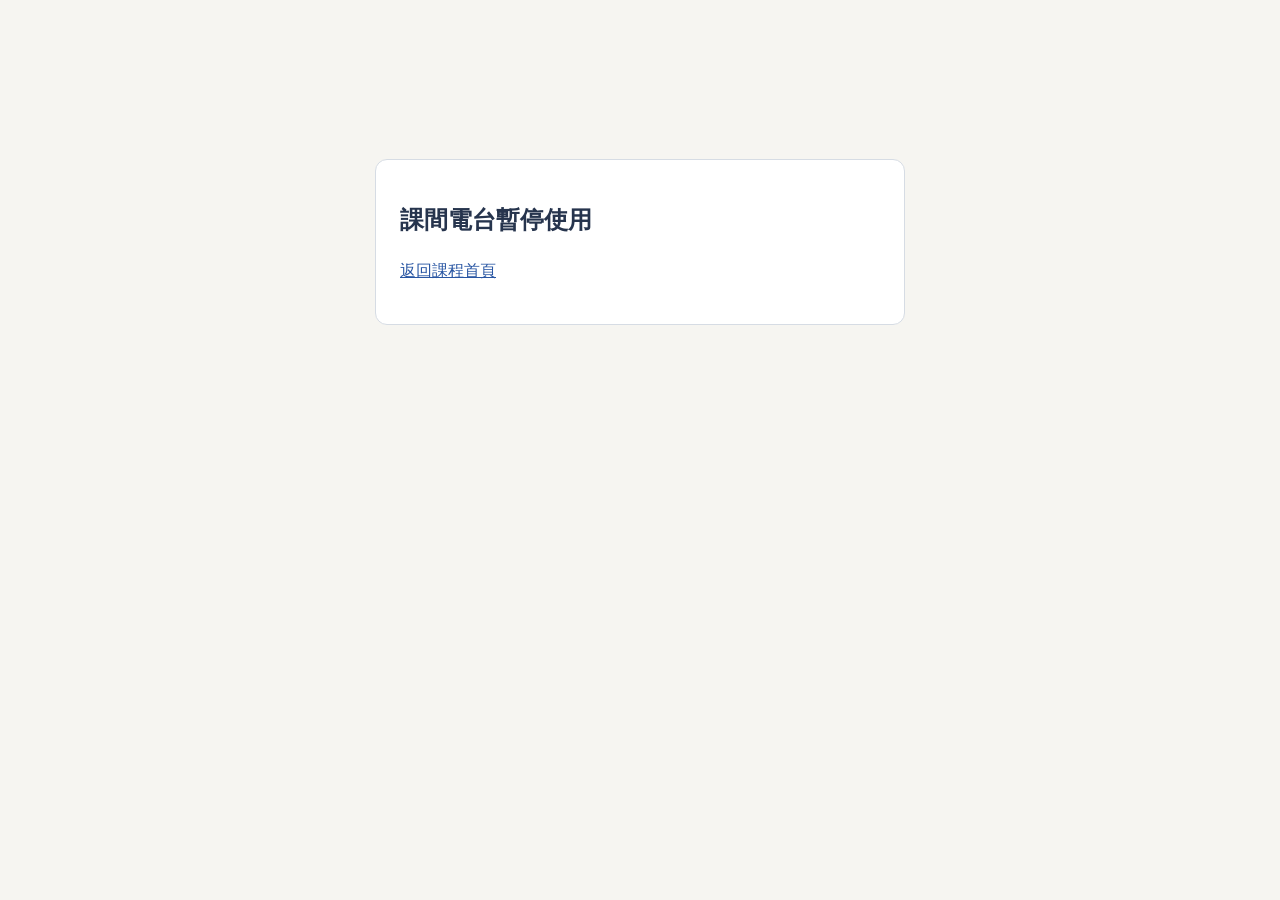
<file: music-player.html>
<!doctype html>
<html lang="zh-Hant">
<head>
  <meta charset="utf-8">
  <meta name="viewport" content="width=device-width, initial-scale=1">
  <meta name="theme-color" content="#20283a">
  <title>課間電台｜課程學習站</title>
  <link rel="icon" type="image/png" href="assets/icons/course-mascot.png?v=1">
  <script>if (new URLSearchParams(location.search).has('embed')) document.documentElement.classList.add('music-embedded');</script>
  <style>
    body { margin:0; padding:24px; background:#f6f5f1; color:#26344d; font:16px/1.7 sans-serif; }
    .radio-unavailable { max-width:480px; margin:15vh auto; padding:24px; border:1px solid #d6dce4; border-radius:12px; background:#fff; }
    .radio-unavailable h1 { font-size:24px; }
    .radio-unavailable a { color:#2956a3; }
    .radio-unavailable a:focus-visible { outline:3px solid #2956a3; outline-offset:4px; }
  </style>
</head>
<body>
  <main class="radio-unavailable" id="radioUnavailable">
    <h1>課間電台暫停使用</h1>
    <p><a href="index.html?v=alg-l4-images1">返回課程首頁</a></p>
  </main>
  <main class="radio-shell" hidden>
    <header class="radio-header">
      <div class="radio-brand-mark" aria-hidden="true">
        <svg viewBox="0 0 24 24" fill="none"><path d="M9 18V5l11-2v13" stroke="currentColor" stroke-width="1.8" stroke-linecap="round" stroke-linejoin="round"/><circle cx="6" cy="18" r="3" stroke="currentColor" stroke-width="1.8"/><circle cx="17" cy="16" r="3" stroke="currentColor" stroke-width="1.8"/></svg>
      </div>
      <div>
        <p class="radio-kicker">COURSE LIBRARY / FM 07</p>
        <h1>課間電台</h1>
      </div>
      <button class="icon-button close-button" id="closePlayer" type="button" aria-label="關閉播放器" title="關閉播放器">×</button>
    </header>

    <section class="now-card" aria-labelledby="nowHeading">
      <div class="on-air-row"><span class="on-air-dot" aria-hidden="true"></span><span>ON AIR</span><span class="track-position" id="trackPosition">待命</span></div>
      <div class="record-stage" aria-hidden="true">
        <div class="record" id="record"><div class="record-center"><span>FM</span><strong>07</strong><i></i></div></div>
        <div class="sound-lines"><i></i><i></i><i></i><i></i><i></i></div>
      </div>
      <p class="section-kicker" id="nowHeading">NOW PLAYING</p>
      <h2 id="trackTitle">等歌曲進站</h2>
      <p class="track-note" id="trackNote">提供音檔後，這裡就會開始放歌。</p>

      <div class="seek-row">
        <span id="elapsedTime">0:00</span>
        <input id="seekBar" type="range" min="0" max="100" value="0" aria-label="播放進度" disabled>
        <span id="durationTime">0:00</span>
      </div>
      <div class="main-controls" role="group" aria-label="播放控制">
        <button class="icon-button transport-button mode-button" id="shuffleToggle" type="button" aria-label="開啟隨機播放" aria-pressed="false" title="隨機播放" disabled>
          <svg viewBox="0 0 24 24" aria-hidden="true"><path d="M4 7h2.4c3.6 0 4.4 5 7.6 5s4-5 7.6-5H22"/><path d="m19 4 3 3-3 3"/><path d="M4 17h2.4c3.6 0 4.4-5 7.6-5"/><path d="m19 14 3 3-3 3"/></svg>
        </button>
        <button class="icon-button transport-button" id="previousTrack" type="button" aria-label="上一首" title="上一首" disabled>
          <svg viewBox="0 0 24 24" aria-hidden="true"><path d="M6 5v14"/><path d="m19 5-9 7 9 7V5Z"/></svg>
        </button>
        <button class="play-button" id="playPause" type="button" aria-label="隨機播放" disabled><span class="play-icon" aria-hidden="true">▶</span><span id="playLabel" class="visually-hidden">隨機播放</span></button>
        <button class="icon-button transport-button" id="nextTrack" type="button" aria-label="下一首" title="下一首" disabled>
          <svg viewBox="0 0 24 24" aria-hidden="true"><path d="M18 5v14"/><path d="m5 5 9 7-9 7V5Z"/></svg>
        </button>
        <button class="icon-button transport-button mode-button" id="repeatToggle" type="button" aria-label="開啟單曲重複播放" aria-pressed="false" title="重複播放" disabled>
          <svg viewBox="0 0 24 24" aria-hidden="true"><path d="M17 3l4 4-4 4"/><path d="M3 11V9a2 2 0 0 1 2-2h16"/><path d="m7 21-4-4 4-4"/><path d="M21 13v2a2 2 0 0 1-2 2H3"/></svg>
        </button>
      </div>
      <div class="volume-row"><span aria-hidden="true">♪</span><input id="volumeBar" type="range" min="0" max="1" step="0.01" value="0.65" aria-label="音量"></div>
      <p class="player-status" id="playerStatus" role="status" aria-live="polite">歌單準備中…</p>
    </section>

    <section class="playlist-card" aria-labelledby="playlistHeading">
      <div class="playlist-heading"><div><p class="section-kicker">IN ROTATION</p><h2 id="playlistHeading">隨機歌單</h2></div><span class="playlist-count" id="playlistCount">00 / 10</span></div>
      <ol class="track-list" id="trackList"></ol>
      <p class="playlist-note" id="playlistNote">歌曲到齊後，隨機播放會先播完一輪再重抽，不會連續播同一首。</p>
    </section>
    <p class="radio-footer">戴上耳機，繼續讀一點。</p>
  </main>
  <audio id="audio" preload="metadata"></audio>
  <script src="assets/music-feature.js?v=radio-paused1"></script>
</body>
</html>
</file>
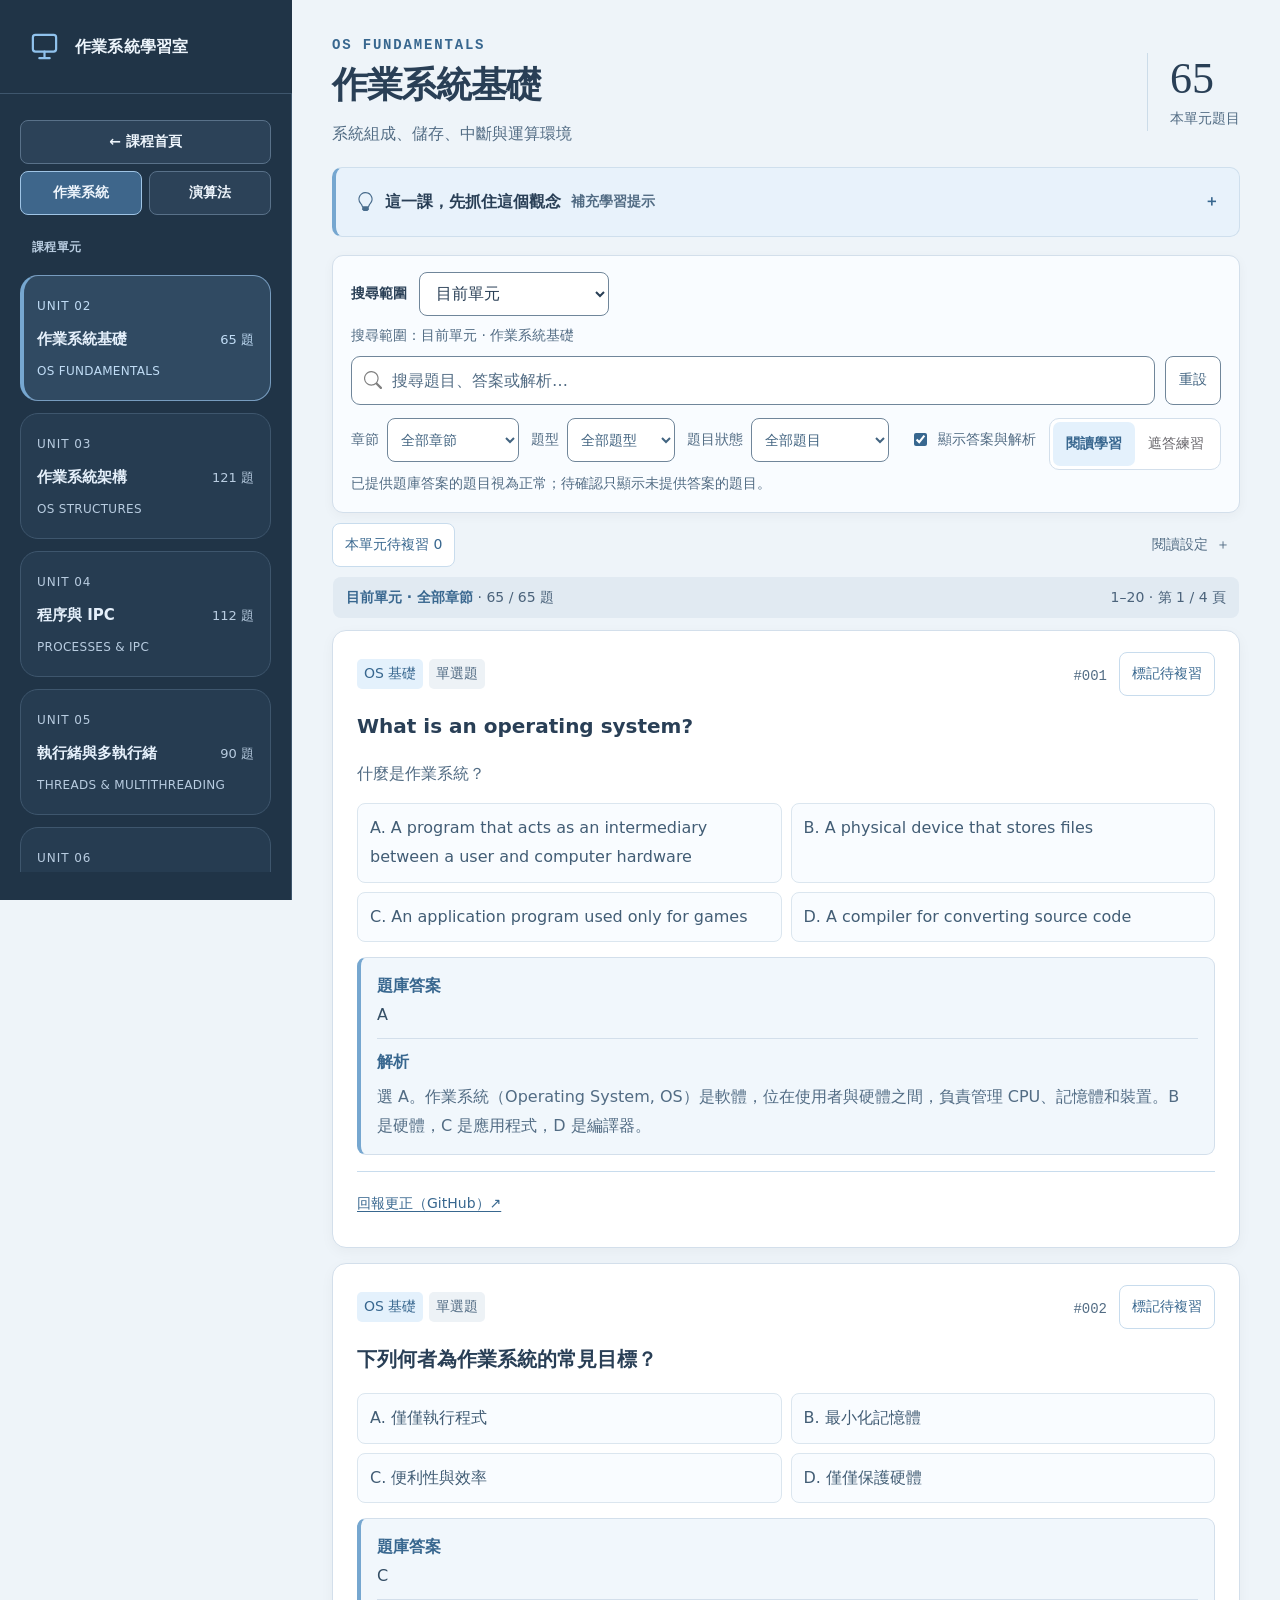
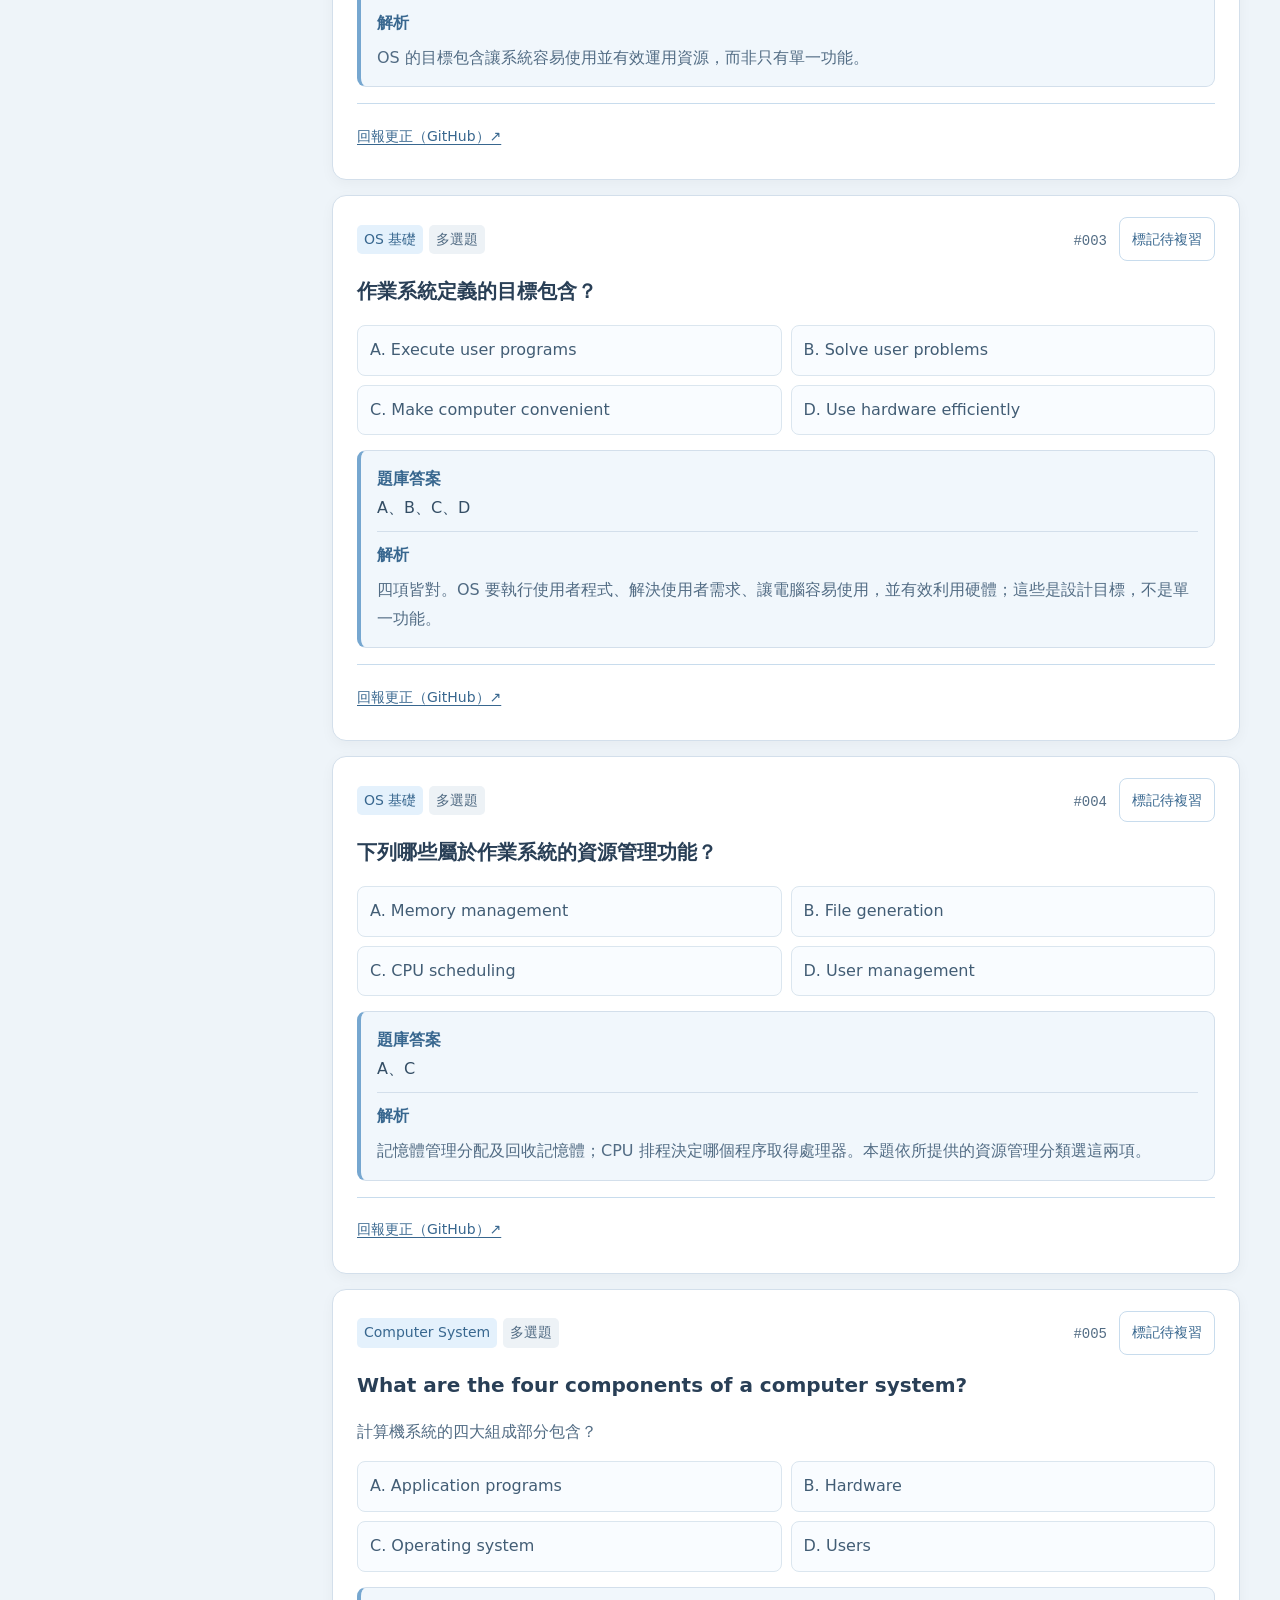
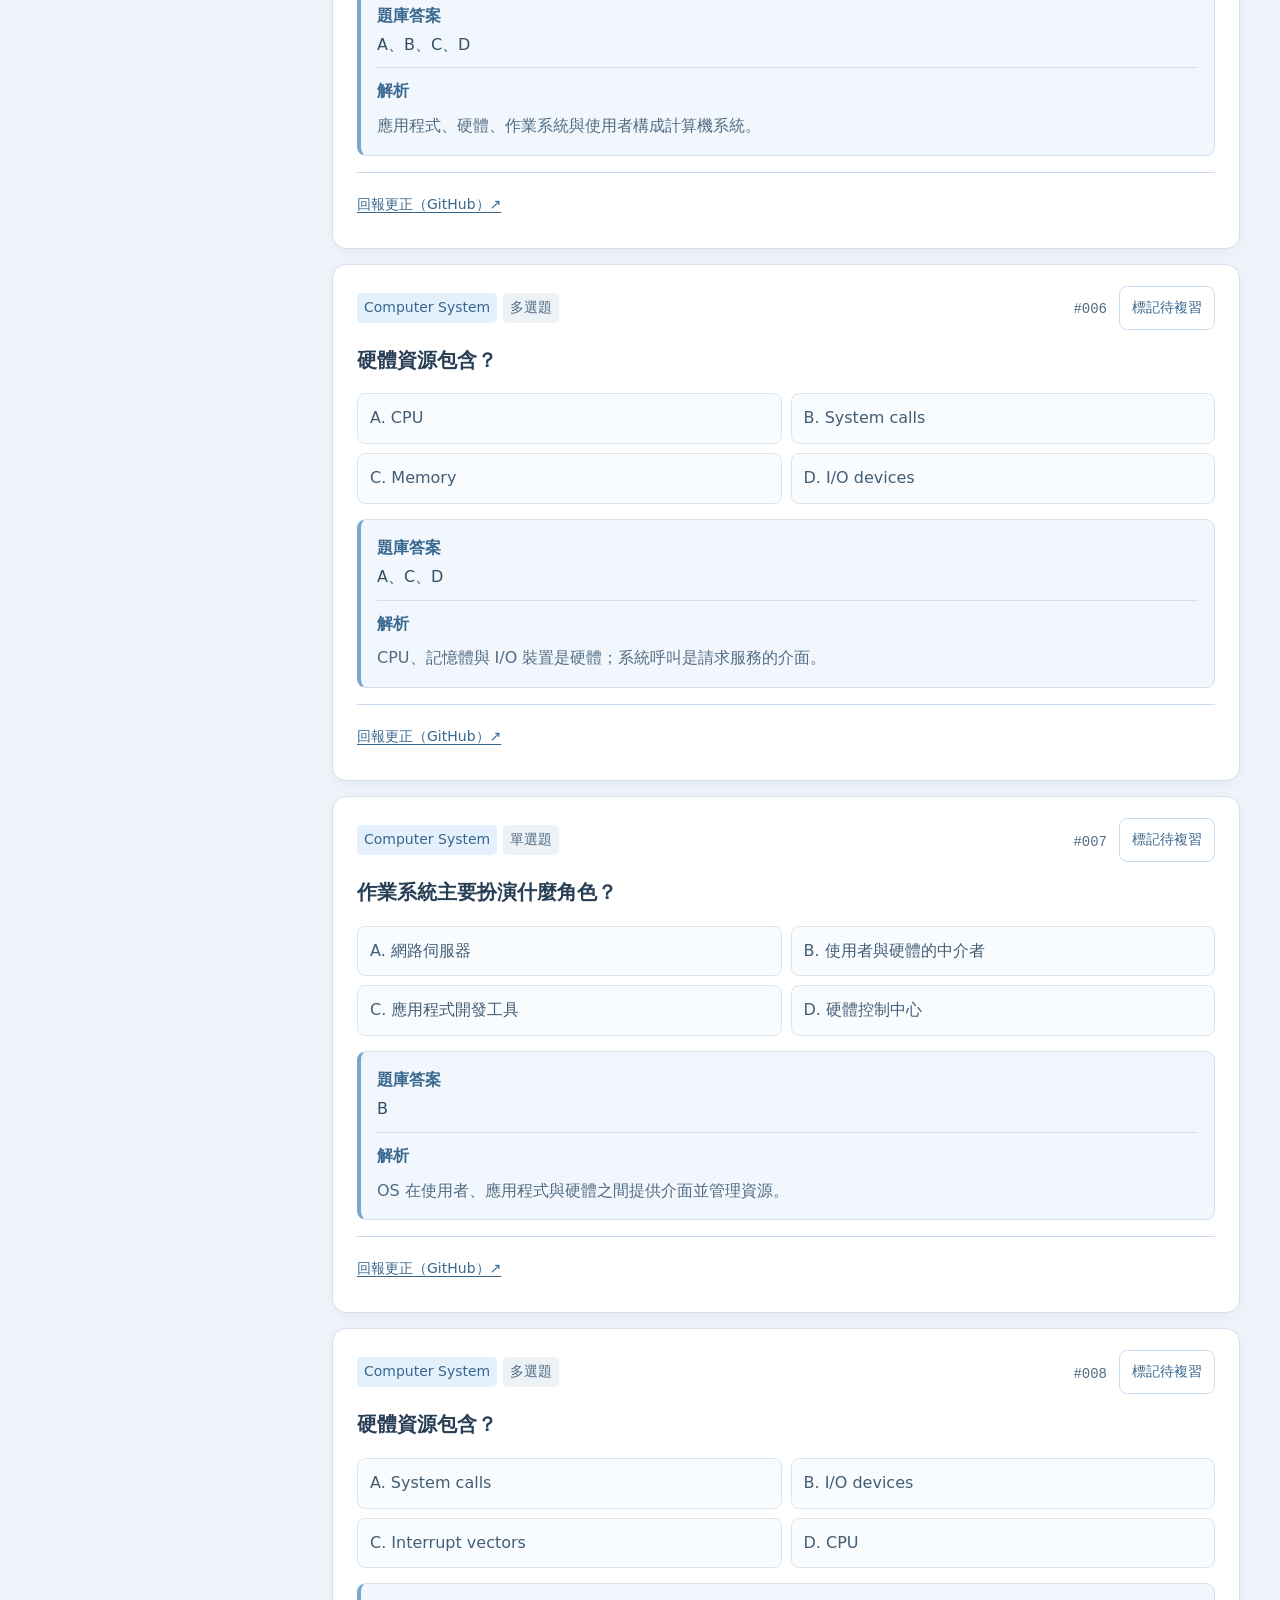
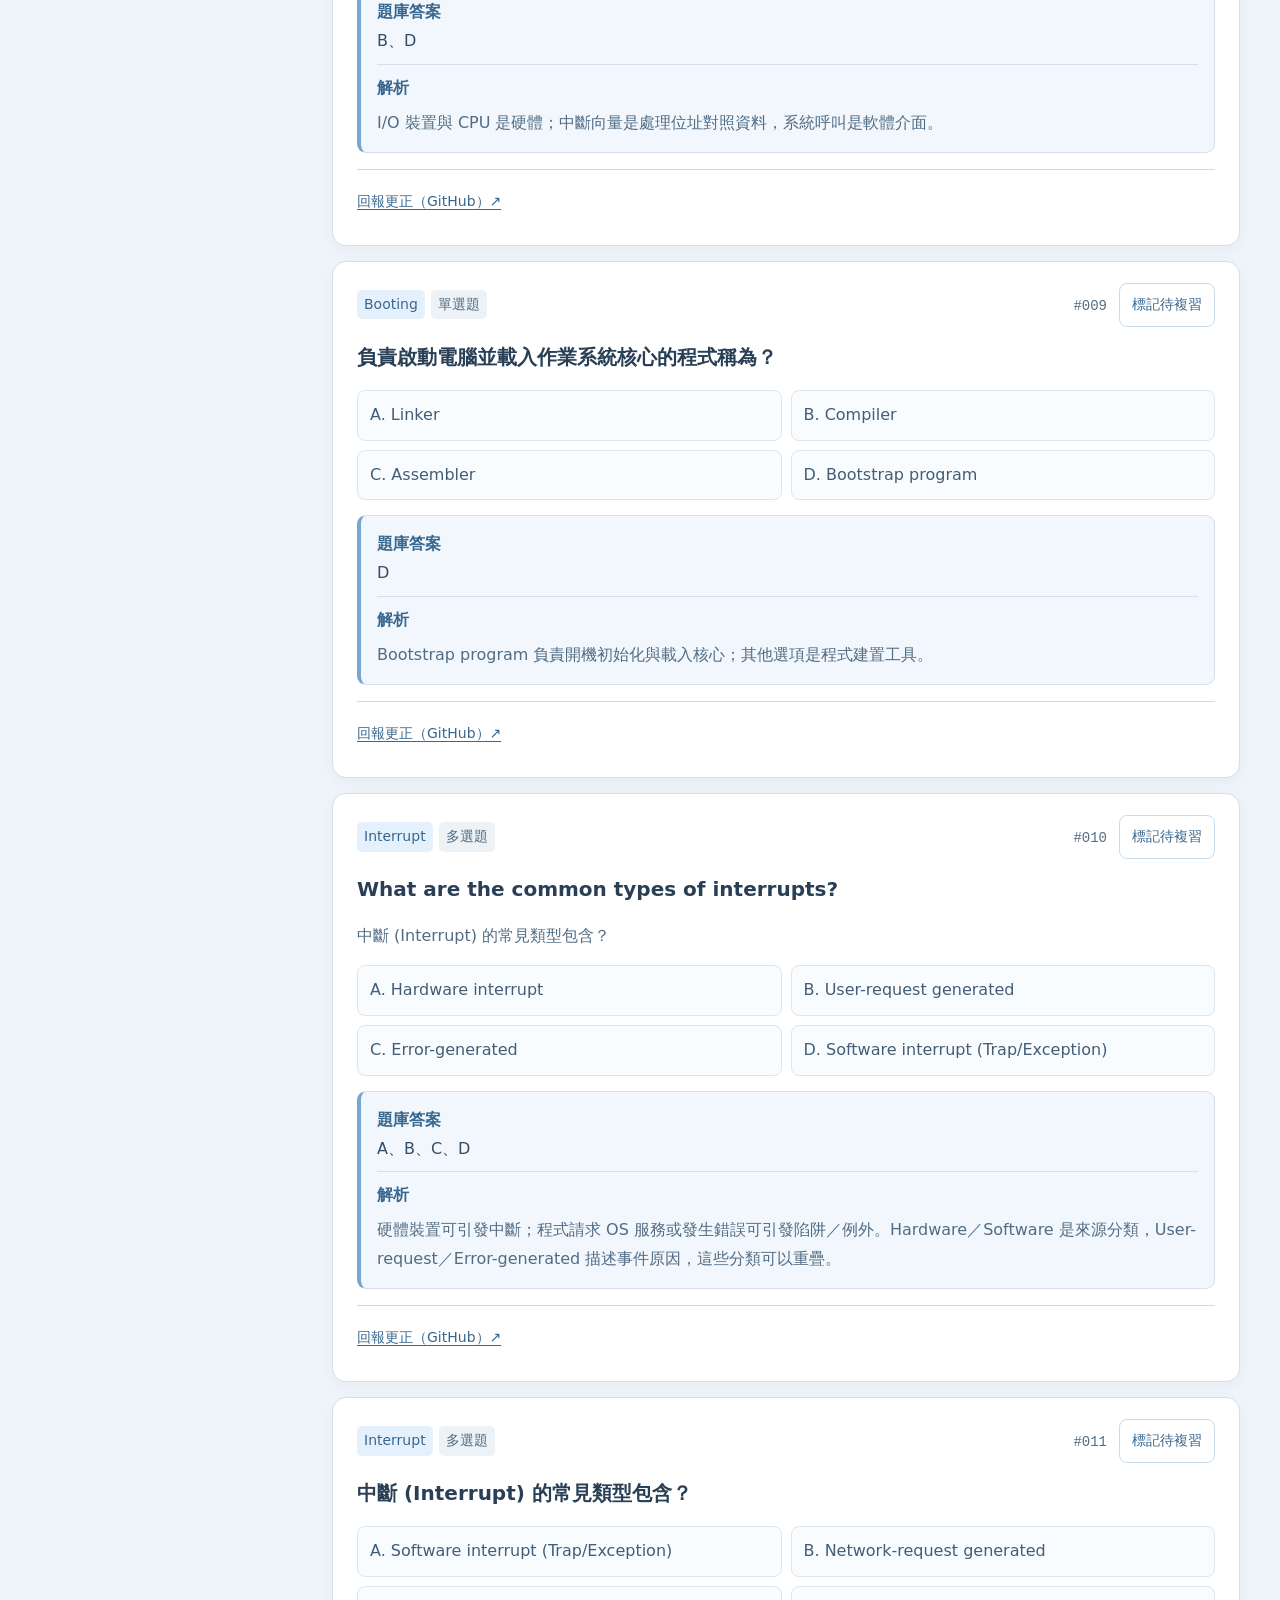
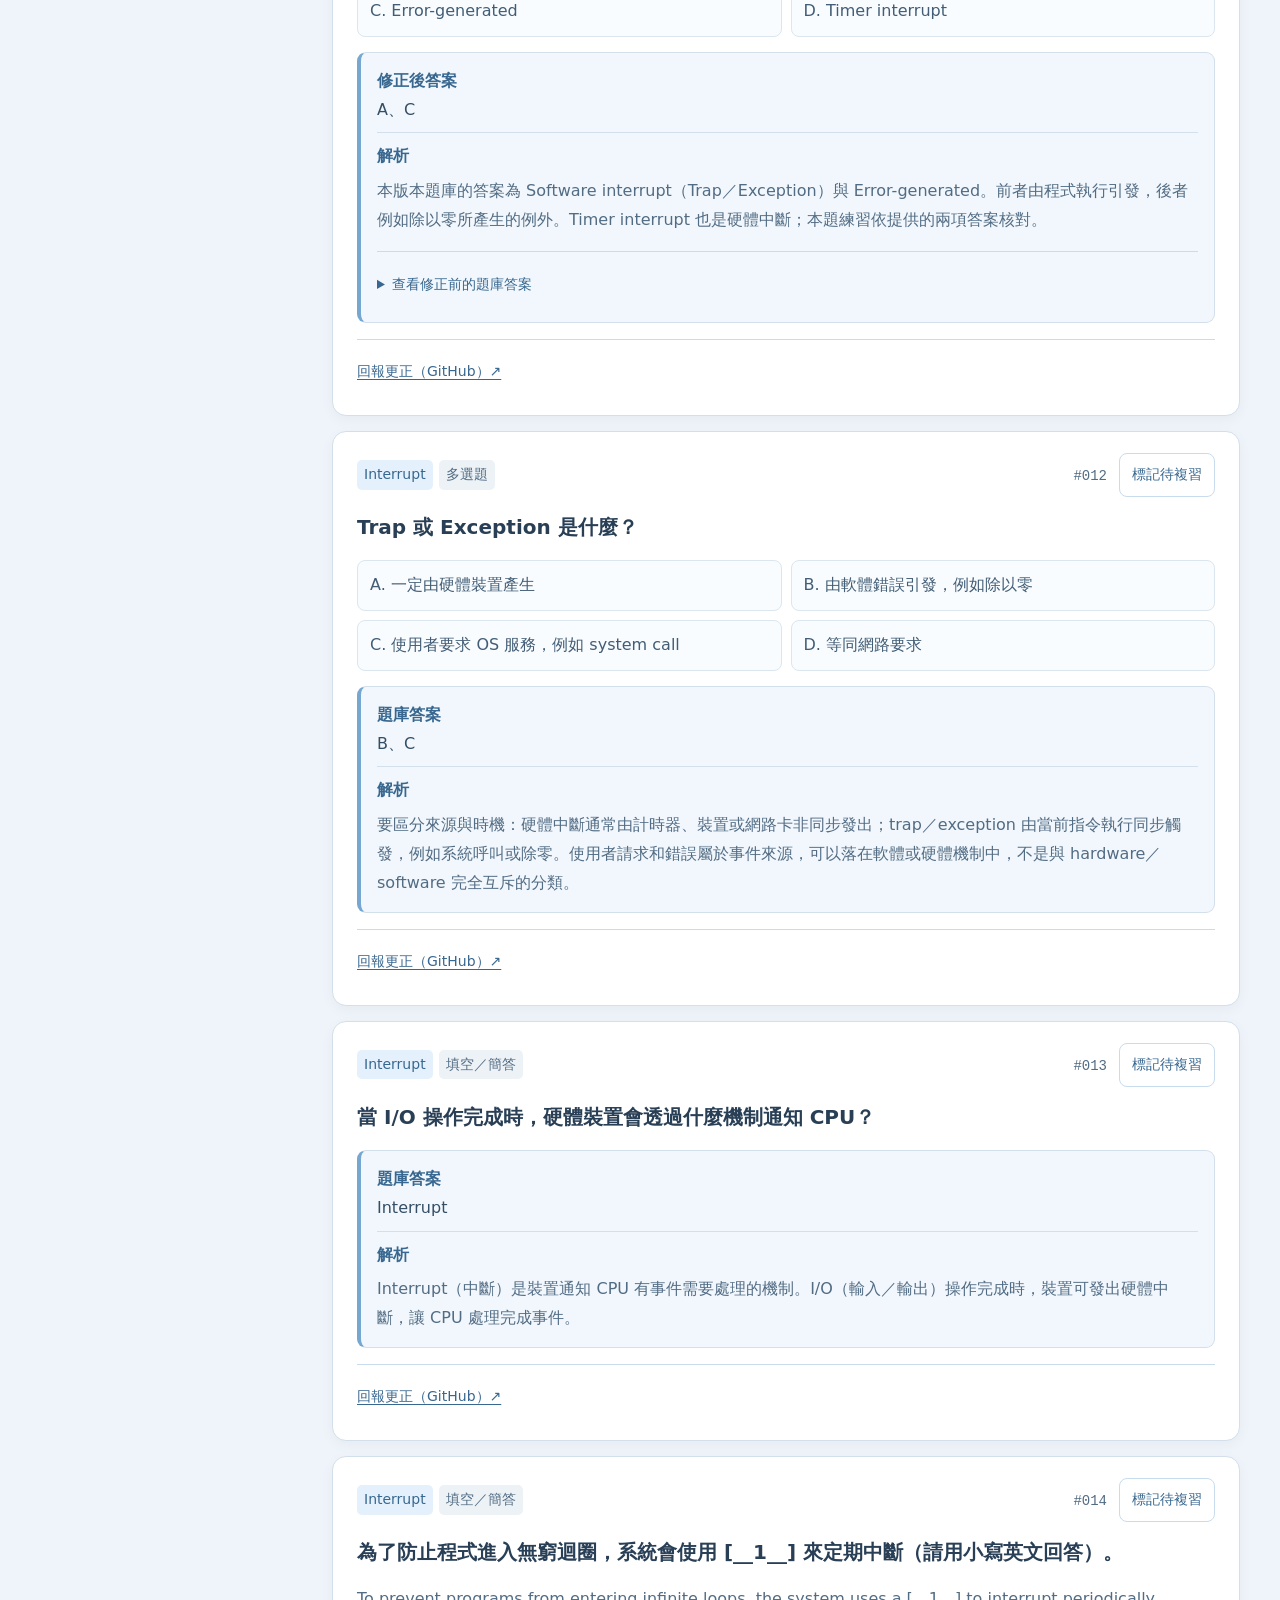
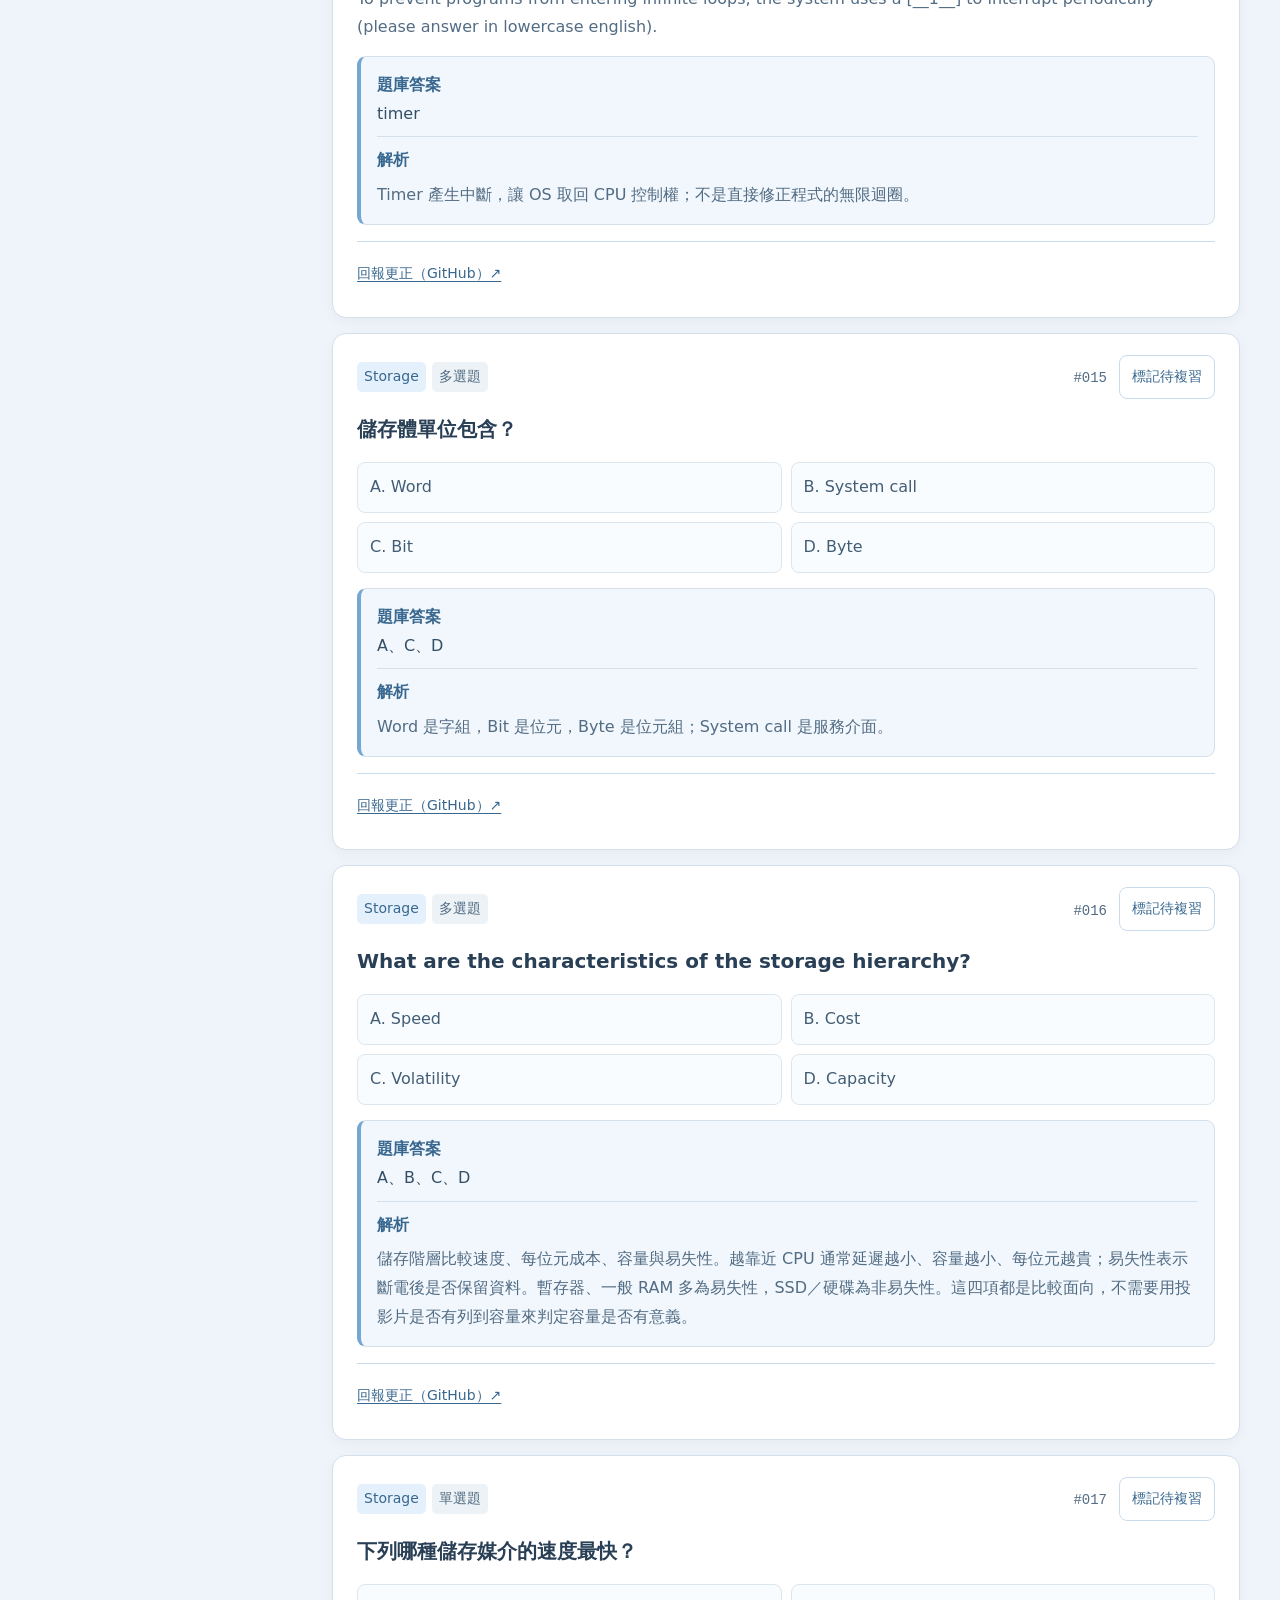
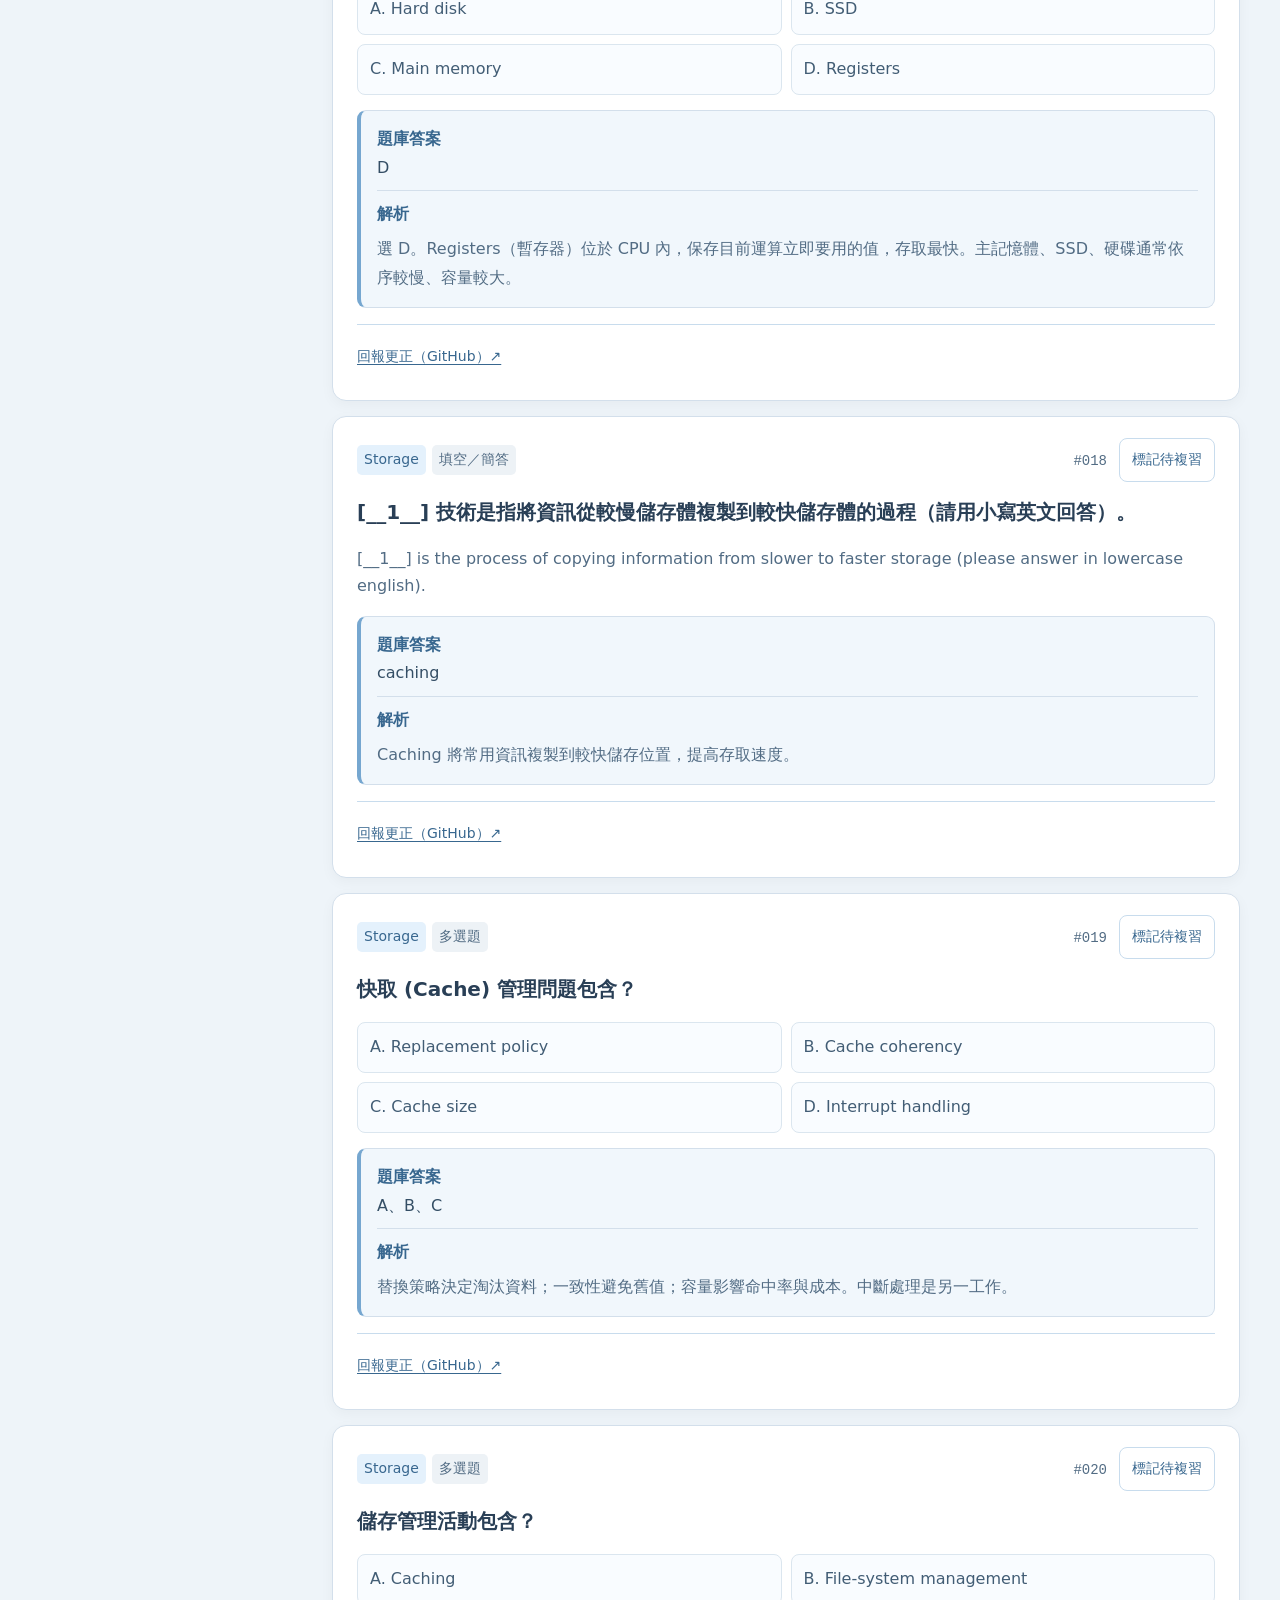
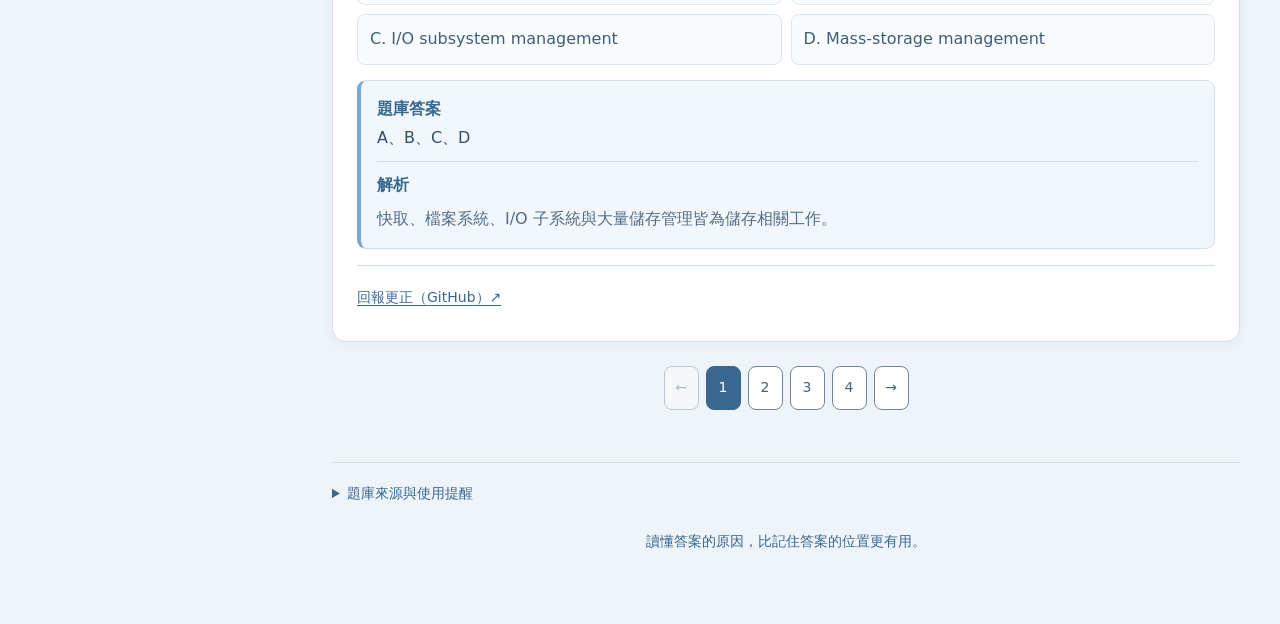
<file: os.html>
<!doctype html>
<html lang="zh-Hant">
<head>
<meta charset="utf-8"><meta name="viewport" content="width=device-width,initial-scale=1">
<title>作業系統學習室｜課程題庫</title>
<meta name="description" content="作業系統501道題目，依單元與章節閱讀、搜尋與練習。可離線使用。">
<link rel="icon" href="data:image/svg+xml,%3Csvg xmlns='http://www.w3.org/2000/svg' viewBox='0 0 32 32'%3E%3Crect width='32' height='32' rx='8' fill='%23477ba8'/%3E%3Ctext x='4' y='22' fill='white' font-size='17'%3EOS%3C/text%3E%3C/svg%3E">


<link rel="stylesheet" href="assets/course-base.css?v=shell3">
<link rel="stylesheet" href="assets/algorithms-charcoal-rose.css?v=unit-cards1">
<link rel="stylesheet" href="assets/learning-ui.css?v=shell3">
<link rel="stylesheet" href="assets/course-layout.css?v=shell4">
<link rel="stylesheet" href="assets/reading-flow.css?v=radio-paused1">
<meta name="course-layout-version" content="search-scope1">
</head>
<body data-course="os">
<a class="skip" href="#main">跳至學習內容</a>
<header class="topbar"><div class="brand"><span class="logo" aria-hidden="true"><img src="assets/icons/monitor.svg" alt=""></span>作業系統學習室</div><div class="tagline">一課一課，把觀念學會。 <span data-course-total style="margin-left:18px">5 個單元 · 501 道題目</span></div></header>
<div class="app"><aside class="sidebar" aria-label="課程單元導覽"><nav class="site-nav" aria-label="科目與首頁"><a href="index.html?v=alg-l4-images1">← 課程首頁</a><a href="os.html?v=alg-l4-images1" aria-current="page">作業系統</a><a href="algorithms.html?v=alg-l4-images1">演算法</a></nav><div class="unit-picker"><label for="unitPicker">課程單元</label><select id="unitPicker"></select></div><p class="navtitle">課程單元</p><nav id="units" class="course-menu" aria-label="選擇課程"></nav></aside>
<main class="main" id="main" tabindex="-1"><section class="heading"><div><div class="eyebrow" id="unitEn"></div><h1 id="title"></h1><p class="subtitle" id="description"></p></div><div class="count"><strong id="unitCount"></strong><span>本單元題目</span></div></section>

<details class="guide" id="conceptGuide" open><summary class="guide-head"><span class="guide-title" id="guideHeading"><img class="guide-icon" src="assets/icons/lightbulb.svg" alt="" aria-hidden="true">這一課，先抓住這個觀念</span><small>補充學習提示</small></summary><p id="guideText"></p></details>
<section aria-labelledby="bankHeading"><h2 id="bankHeading" class="visually-hidden">章節題庫</h2>
<div class="toolbar"><div class="search-options"><label for="searchScopeSelect">搜尋範圍</label><select id="searchScopeSelect" aria-describedby="searchScope"><option value="current">目前單元</option><option value="all">全部單元（本課程）</option></select></div><div class="searchrow"><label class="searchbox"><img class="search-icon" src="assets/icons/search.svg" alt="" aria-hidden="true"><input id="search" type="search" aria-label="搜尋本課題目、答案與解析" placeholder="搜尋本課題目、答案、術語或翻譯…" autocomplete="off"></label><button id="clear" class="plain">重設</button></div><div class="filters"><details class="filter-details" open><summary>篩選設定</summary><div class="filter-fields"><label>章節<select id="chapter" aria-label="選擇章節"></select></label><label>題型<select id="typeSelect" aria-label="選擇題型"></select></label><label>題目狀態<select id="qualitySelect" aria-describedby="qualityHint"><option value="all">全部題目</option><option value="pending">待確認</option></select></label><label class="answer-toggle" id="answerToggle"><input id="showAnswers" type="checkbox" checked>顯示答案與解析</label></div><p class="quality-hint" id="qualityHint">已提供題庫答案的題目視為正常；待確認只顯示未提供答案的題目。</p></details><div class="study-controls"><div class="segmented" aria-label="學習方式"><button id="studyMode" class="active" aria-pressed="true">閱讀學習</button><button id="practiceMode" aria-pressed="false">遮答練習</button></div></div></div></div>
<div class="summary" id="searchResults" tabindex="-1" role="status" aria-live="polite" aria-atomic="true"><span id="resultCount"></span><span id="pageRange"></span></div><div id="modeHint" class="missing" hidden>先寫下你的答案，再按「對照答案」。有選項的題目可直接選；未提供選項的題目以文字練習。練習作答只保留在目前開啟期間，離開或重新整理後不會保存。</div><section id="cards" class="list" aria-label="題目列表"></section><div id="empty" class="empty" hidden><h3>這個條件下沒有題目</h3><p>試試較短的關鍵字，或重設章節與題型。</p><button id="emptyReset" class="plain">重設篩選</button></div><nav id="pager" class="pager" aria-label="題庫頁碼"></nav></section>
<details class="sources"><summary>題庫來源與使用提醒</summary><p>題庫共 501 題，保留中英文題幹與選項；本站已補充部分解析與適用條件。修正後的答案會另保留修正前答案供對照。</p><p>「補充學習提示」為本站整理。已提供題庫答案的題目視為正常；選擇題依目前題庫答案核對，簡答題請自行對照答案與解析。</p><p>L2 作業系統基礎依更新版「作業系統_L2_題庫.html」的 128 筆資料更新後收錄 65 題。同題換序與中英文對照合併；選項答案內容或填答要求不同的版本保留。48 題附完整選項，其餘採文字練習。題目與答案已依提供的版本更新。</p><p>L6 CPU 排程合併兩份來源後收錄 113 題；相同題目的中英文版本合併呈現，重複批次只保留一次。66 題附完整選項，其餘採文字練習，保留特殊填答格式。已提供的題庫答案皆列為正常題目。</p><p>待複習標記與閱讀字級只保存在這台裝置，不會自動同步；練習作答不會保存。</p><p id="footer"></p></details><p class="bottom-note">讀懂答案的原因，比記住答案的位置更有用。</p>
</main></div>
<noscript>請開啟瀏覽器 JavaScript，才能切換課程與題目。</noscript>
<script>
const UNITS=[{"id":"basics","label":"作業系統基礎","en":"OS FUNDAMENTALS","desc":"系統組成、儲存、中斷與運算環境","questions":[{"category":"OS 基礎","stem":"What is an operating system?","options":["A. A program that acts as an intermediary between a user and computer hardware","B. A physical device that stores files","C. An application program used only for games","D. A compiler for converting source code"],"answer":"A","translation":"什麼是作業系統？","note":"","explanation":"選 A。作業系統（Operating System, OS）是軟體，位在使用者與硬體之間，負責管理 CPU、記憶體和裝置。B 是硬體，C 是應用程式，D 是編譯器。","terms":[],"id":"basics-1","answerProvided":true,"type":"單選題"},{"category":"OS 基礎","stem":"下列何者為作業系統的常見目標？","options":["A. 僅僅執行程式","B. 最小化記憶體","C. 便利性與效率","D. 僅僅保護硬體"],"answer":"C","translation":"","note":"","explanation":"OS 的目標包含讓系統容易使用並有效運用資源，而非只有單一功能。","terms":[],"id":"basics-2","answerProvided":true,"type":"單選題"},{"category":"OS 基礎","stem":"作業系統定義的目標包含？","options":["A. Execute user programs","B. Solve user problems","C. Make computer convenient","D. Use hardware efficiently"],"answer":"A、B、C、D","translation":"","note":"","explanation":"四項皆對。OS 要執行使用者程式、解決使用者需求、讓電腦容易使用，並有效利用硬體；這些是設計目標，不是單一功能。","terms":[{"keys":["exec"],"label":"exec()","text":"用新程式替換目前程序的記憶體內容並開始執行。"}],"id":"basics-3","answerProvided":true,"type":"多選題"},{"category":"OS 基礎","stem":"下列哪些屬於作業系統的資源管理功能？","options":["A. Memory management","B. File generation","C. CPU scheduling","D. User management"],"answer":"A、C","translation":"","note":"","explanation":"記憶體管理分配及回收記憶體；CPU 排程決定哪個程序取得處理器。本題依所提供的資源管理分類選這兩項。","terms":[],"id":"basics-42","answerProvided":true,"type":"多選題"},{"category":"Computer System","stem":"What are the four components of a computer system?","options":["A. Application programs","B. Hardware","C. Operating system","D. Users"],"answer":"A、B、C、D","translation":"計算機系統的四大組成部分包含？","note":"","explanation":"應用程式、硬體、作業系統與使用者構成計算機系統。","terms":[],"id":"basics-4","answerProvided":true,"type":"多選題"},{"category":"Computer System","stem":"硬體資源包含？","options":["A. CPU","B. System calls","C. Memory","D. I/O devices"],"answer":"A、C、D","translation":"","note":"","explanation":"CPU、記憶體與 I/O 裝置是硬體；系統呼叫是請求服務的介面。","terms":[],"id":"basics-5","answerProvided":true,"type":"多選題"},{"category":"Computer System","stem":"作業系統主要扮演什麼角色？","options":["A. 網路伺服器","B. 使用者與硬體的中介者","C. 應用程式開發工具","D. 硬體控制中心"],"answer":"B","translation":"","note":"","explanation":"OS 在使用者、應用程式與硬體之間提供介面並管理資源。","terms":[],"id":"basics-6","answerProvided":true,"type":"單選題"},{"id":"basics-55","terms":[],"category":"Computer System","stem":"硬體資源包含？","translation":"","note":"","answerProvided":true,"options":["A. System calls","B. I/O devices","C. Interrupt vectors","D. CPU"],"answer":"B、D","type":"多選題","explanation":"I/O 裝置與 CPU 是硬體；中斷向量是處理位址對照資料，系統呼叫是軟體介面。"},{"category":"Booting","stem":"負責啟動電腦並載入作業系統核心的程式稱為？","options":["A. Linker","B. Compiler","C. Assembler","D. Bootstrap program"],"answer":"D","translation":"","note":"","explanation":"Bootstrap program 負責開機初始化與載入核心；其他選項是程式建置工具。","terms":[],"id":"basics-7","answerProvided":true,"type":"單選題"},{"category":"Interrupt","stem":"What are the common types of interrupts?","options":["A. Hardware interrupt","B. User-request generated","C. Error-generated","D. Software interrupt (Trap/Exception)"],"answer":"A、B、C、D","translation":"中斷 (Interrupt) 的常見類型包含？","note":"","explanation":"硬體裝置可引發中斷；程式請求 OS 服務或發生錯誤可引發陷阱／例外。Hardware／Software 是來源分類，User-request／Error-generated 描述事件原因，這些分類可以重疊。","terms":[{"keys":["interrupt","中斷"],"label":"Interrupt（中斷）","text":"暫停目前工作，先處理需要立即回應的事件。"}],"id":"basics-8","sources":["os-introduction"],"answerProvided":true,"type":"多選題"},{"category":"Interrupt","stem":"中斷 (Interrupt) 的常見類型包含？","options":["A. Software interrupt (Trap/Exception)","B. Network-request generated","C. Error-generated","D. Timer interrupt"],"answer":"A、C","translation":"","note":"","explanation":"本版本題庫的答案為 Software interrupt（Trap／Exception）與 Error-generated。前者由程式執行引發，後者例如除以零所產生的例外。Timer interrupt 也是硬體中斷；本題練習依提供的兩項答案核對。","terms":[{"keys":["interrupt","中斷"],"label":"Interrupt（中斷）","text":"暫停目前工作，先處理需要立即回應的事件。"}],"id":"basics-9","sources":["os-introduction"],"originalAnswer":"Timer interrupt、Software interrupt (Trap/Exception)、Error-generated、Network-request generated","answerProvided":true,"type":"多選題"},{"category":"Interrupt","stem":"Trap 或 Exception 是什麼？","options":["A. 一定由硬體裝置產生","B. 由軟體錯誤引發，例如除以零","C. 使用者要求 OS 服務，例如 system call","D. 等同網路要求"],"answer":"B、C","translation":"","note":"","explanation":"要區分來源與時機：硬體中斷通常由計時器、裝置或網路卡非同步發出；trap／exception 由當前指令執行同步觸發，例如系統呼叫或除零。使用者請求和錯誤屬於事件來源，可以落在軟體或硬體機制中，不是與 hardware／software 完全互斥的分類。","terms":[],"id":"basics-44","sources":["os-introduction"],"answerProvided":true,"type":"多選題"},{"id":"basics-48","terms":[],"category":"Interrupt","stem":"當 I/O 操作完成時，硬體裝置會透過什麼機制通知 CPU？","translation":"","note":"","answerProvided":true,"options":[],"answer":"Interrupt","type":"填空／簡答","explanation":"Interrupt（中斷）是裝置通知 CPU 有事件需要處理的機制。I/O（輸入／輸出）操作完成時，裝置可發出硬體中斷，讓 CPU 處理完成事件。"},{"id":"basics-52","terms":[],"category":"Interrupt","stem":"為了防止程式進入無窮迴圈，系統會使用 [__1__] 來定期中斷（請用小寫英文回答）。","translation":"To prevent programs from entering infinite loops, the system uses a [__1__] to interrupt periodically (please answer in lowercase english).","note":"","answerProvided":true,"options":[],"answer":"timer","type":"填空／簡答","explanation":"Timer 產生中斷，讓 OS 取回 CPU 控制權；不是直接修正程式的無限迴圈。"},{"category":"Storage","stem":"儲存體單位包含？","options":["A. Word","B. System call","C. Bit","D. Byte"],"answer":"A、C、D","translation":"","note":"","explanation":"Word 是字組，Bit 是位元，Byte 是位元組；System call 是服務介面。","terms":[],"id":"basics-10","answerProvided":true,"type":"多選題"},{"category":"Storage","stem":"What are the characteristics of the storage hierarchy?","options":["A. Speed","B. Cost","C. Volatility","D. Capacity"],"answer":"A、B、C、D","translation":"","note":"","explanation":"儲存階層比較速度、每位元成本、容量與易失性。越靠近 CPU 通常延遲越小、容量越小、每位元越貴；易失性表示斷電後是否保留資料。暫存器、一般 RAM 多為易失性，SSD／硬碟為非易失性。這四項都是比較面向，不需要用投影片是否有列到容量來判定容量是否有意義。","terms":[],"id":"basics-11","sources":["os-introduction"],"answerProvided":true,"type":"多選題"},{"category":"Storage","stem":"下列哪種儲存媒介的速度最快？","options":["A. Hard disk","B. SSD","C. Main memory","D. Registers"],"answer":"D","translation":"","note":"","explanation":"選 D。Registers（暫存器）位於 CPU 內，保存目前運算立即要用的值，存取最快。主記憶體、SSD、硬碟通常依序較慢、容量較大。","terms":[],"id":"basics-12","answerProvided":true,"type":"單選題"},{"category":"Storage","stem":"[__1__] 技術是指將資訊從較慢儲存體複製到較快儲存體的過程（請用小寫英文回答）。","options":[],"answer":"caching","translation":"[__1__] is the process of copying information from slower to faster storage (please answer in lowercase english).","note":"","explanation":"Caching 將常用資訊複製到較快儲存位置，提高存取速度。","terms":[],"id":"basics-13","answerProvided":true,"type":"填空／簡答"},{"category":"Storage","stem":"快取 (Cache) 管理問題包含？","options":["A. Replacement policy","B. Cache coherency","C. Cache size","D. Interrupt handling"],"answer":"A、B、C","translation":"","note":"","explanation":"替換策略決定淘汰資料；一致性避免舊值；容量影響命中率與成本。中斷處理是另一工作。","terms":[{"keys":["cache","快取"],"label":"Cache（快取）","text":"把常用資料放在較快的儲存體，縮短下次存取時間。"}],"id":"basics-14","answerProvided":true,"type":"多選題"},{"category":"Storage","stem":"儲存管理活動包含？","options":["A. Caching","B. File-system management","C. I/O subsystem management","D. Mass-storage management"],"answer":"A、B、C、D","translation":"","note":"","explanation":"快取、檔案系統、I/O 子系統與大量儲存管理皆為儲存相關工作。","terms":[],"id":"basics-15","answerProvided":true,"type":"多選題"},{"id":"basics-53","terms":[],"category":"Storage","stem":"儲存管理活動包含？","translation":"","note":"","answerProvided":true,"options":["A. Caching","B. File-system management","C. Deadlock handling","D. I/O subsystem management"],"answer":"A、B、C、D","type":"多選題","explanation":"檔案系統管理組織檔案；I/O 子系統管理協調裝置；Caching 讓常用資料可從較快的位置取得。死結處理協調程序取得資源，通常歸於程序管理；本版本提供的儲存管理答案也納入此項，練習依該答案核對。"},{"id":"basics-59","terms":[],"category":"Storage","stem":"在多處理器環境中，[__1__] 保證所有 CPU 快取中的值皆為最新（請用小寫英文回答，字母間留一空白）。","translation":"","note":"","answerProvided":true,"options":[],"answer":"cache coherency","type":"填空／簡答","explanation":"Cache coherency（快取一致性）協調多個處理器的快取內容，避免某顆 CPU 讀到其他 CPU 已經修改過的舊資料。"},{"id":"basics-60","terms":[],"category":"Storage","stem":"儲存裝置階層中，位於最底層通常是？","translation":"What is typically at the bottom of the storage device hierarchy?","note":"","answerProvided":true,"options":["A. Registers","B. Magnetic tapes","C. Main memory","D. Cache"],"answer":"B","type":"單選題","explanation":"磁帶存取慢，適合大量備份與長期保存，通常位於儲存階層底部。"},{"category":"I/O","stem":"存取硬體裝置時，核心使用 [__1__] 來提供統一的介面（請用小寫英文回答，字母間留一空白）。","options":[],"answer":"device driver","translation":"When accessing hardware devices, the kernel uses a [__1__] to provide a uniform interface (please answer in lowercase english with a space between letters).","note":"","explanation":"裝置驅動程式封裝不同硬體的操作細節，讓核心透過統一介面使用裝置。","terms":[],"id":"basics-16","answerProvided":true,"type":"填空／簡答"},{"category":"I/O","stem":"在 Von Neumann 架構中，CPU 與裝置之間的記憶體存取可以透過什麼來減輕 CPU 負擔？","options":["A. Interrupt","B. System call","C. DMA","D. Cache"],"answer":"C","translation":"","note":"","explanation":"DMA 直接搬運資料區塊以減輕 CPU 負擔；中斷用來通知事件。","terms":[{"keys":["dma"],"label":"DMA（直接記憶體存取）","text":"讓裝置直接把資料傳到主記憶體，減少 CPU 搬資料的負擔。"}],"id":"basics-17","answerProvided":true,"type":"單選題"},{"category":"I/O","stem":"Spooling 的作用是什麼？","options":["A. 重疊一個工作輸出與另一個工作的輸入","B. 將程式載入記憶體","C. 管理 CPU 排程","D. 讓資料永久保存"],"answer":"A","translation":"","note":"","explanation":"選 A。Spooling（假脫機）先把工作放進磁碟佇列，讓慢速共享裝置（例如印表機）逐筆輸出；等待輸出的工作仍可和其他工作的輸入或計算重疊。它不是 CPU 排程或永久儲存技術。","terms":[{"keys":["scheduler","排程器","scheduling","排程"],"label":"Scheduler（排程器）","text":"決定哪個程序可以取得 CPU，或決定工作何時進入記憶體。"}],"id":"basics-18","answerProvided":true,"type":"單選題"},{"id":"basics-65","terms":[],"category":"I/O","stem":"[__1__] 是一種透過將輸出與輸入重疊來提升 I/O 效率的技術（請用小寫英文回答）。","translation":"","note":"","answerProvided":true,"options":[],"answer":"spooling","type":"填空／簡答","explanation":"Spooling 透過排隊與緩衝，讓不同工作的輸入與輸出重疊進行，例如列印工作先排入佇列。"},{"id":"basics-66","terms":[],"category":"I/O","stem":"在 Von Neumann 架構中，[__1__] 可以允許裝置傳輸資料至記憶體而不需 CPU 介入（請用小寫英文回答）。","translation":"","note":"","answerProvided":true,"options":[],"answer":"dma","type":"填空／簡答","explanation":"DMA 是直接記憶體存取，CPU 不必逐筆搬運資料，但通常仍負責設定傳輸與處理完成事件。"},{"category":"Multiprocessing","stem":"多處理器系統（Multiprocessing）的優點包括？","options":["A. Increased throughput","B. Economy of scale","C. Increased reliability","D. Graceful degradation"],"answer":"A、B、C、D","translation":"What are the advantages of multiprocessing systems?","note":"","explanation":"Increased throughput（提高吞吐量）：單位時間完成更多工作；Economy of scale（規模經濟）：共享資源能降低整體成本；Increased reliability（提高可靠性）：部分故障時系統仍可能運作；Graceful degradation（平順降級）：故障時效能下降，但系統不一定完全停止。","terms":[{"keys":["process","程序","行程"],"label":"Process（程序）","text":"正在執行中的程式；它需要 CPU、記憶體與 I/O 資源。"},{"keys":["multiprocessing","smp","多處理器"],"label":"SMP（對稱式多處理）","text":"每個處理器都可以執行一般工作，處理器地位對稱。"}],"id":"basics-19","sources":["os-introduction"],"answerProvided":true,"type":"多選題"},{"category":"Multiprocessing","stem":"Symmetric Multiprocessing (SMP) 的特性是？","options":["A. 架構對稱","B. 效能較低","C. 每個處理器被指定特定任務","D. 每個處理器執行所有任務"],"answer":"A、D","translation":"","note":"","explanation":"SMP（Symmetric Multiprocessing，對稱式多處理）讓處理器地位對稱，每個處理器都能執行一般工作。指定特定任務較接近非對稱式多處理；效能較低不是 SMP 的定義。","terms":[{"keys":["process","程序","行程"],"label":"Process（程序）","text":"正在執行中的程式；它需要 CPU、記憶體與 I/O 資源。"},{"keys":["multiprocessing","smp","多處理器"],"label":"SMP（對稱式多處理）","text":"每個處理器都可以執行一般工作，處理器地位對稱。"}],"id":"basics-20","answerProvided":true,"type":"多選題"},{"id":"basics-54","terms":[],"category":"Multiprocessing","stem":"多處理器系統 (Multiprocessing) 的優點包括？","translation":"","note":"","answerProvided":true,"options":["A. Economy of scale","B. Increased throughput","C. Power saving","D. Graceful degradation"],"answer":"A、B、D","type":"多選題","explanation":"規模經濟、提高吞吐量、平順降級是常見優點；省電不是必然結果。"},{"id":"basics-63","terms":[],"category":"Multiprocessing","stem":"多處理器(multiprocessing)架構中區分任務分配的兩類型為 [__1__]（請用小寫英文回答，字母間用 and，寫法如 b and a）。","translation":"","note":"","answerProvided":true,"options":[],"answer":"asymmetric and symmetric","type":"填空／簡答","explanation":"非對稱式多處理（asymmetric）為處理器指定角色或任務；對稱式多處理（symmetric）讓處理器地位對等，各處理器都能執行一般工作。"},{"category":"Cluster","stem":"叢集系統（Clustered Systems）包含哪些類型？","options":["A. Distributed locking","B. Symmetric clustering","C. Independent clustering","D. Asymmetric clustering"],"answer":"B、D","translation":"","note":"","explanation":"選 B、D。題庫列出的叢集類型是 symmetric（對稱式）和 asymmetric（非對稱式）。Distributed locking（分散式鎖定）是避免多台機器同時衝突存取資源的機制，不是叢集類型。","terms":[{"keys":["cluster","叢集"],"label":"Cluster（叢集系統）","text":"多台電腦合作提供服務，常用於高可用性或高效能運算。"}],"id":"basics-21","answerProvided":true,"type":"多選題"},{"id":"basics-56","terms":[],"category":"Cluster","stem":"叢集系統生存故障的關鍵在於提供 [__1__] 服務（請用小寫英文回答，字母間留一空白）。","translation":"","note":"","answerProvided":true,"options":[],"answer":"high availability","type":"填空／簡答","explanation":"High availability（高可用性）表示叢集中部分機器故障時，服務仍能繼續提供。"},{"id":"basics-57","terms":[],"category":"Cluster","stem":"叢集系統中，存取共享儲存通常透過 [__1__]（請用小寫英文回答）。","translation":"","note":"","answerProvided":true,"options":[],"answer":"san","type":"填空／簡答","explanation":"SAN 是 Storage-area network（儲存區域網路），讓叢集節點連接共享儲存。DLM（Distributed Lock Manager，分散式鎖定管理員）則負責協調共享資料的存取衝突，兩者作用不同。"},{"category":"Multiprogramming","stem":"多程式化 (Multiprogramming) 的目的是為了？","options":["A. 提高 CPU 使用率","B. 增加單一程式速度","C. 保持 I/O 裝置忙碌","D. 組織工作序列"],"answer":"A、C","translation":"","note":"","explanation":"已由批改確認 A、C。某個工作等待 I/O 時，CPU 可執行其他工作，提高利用率；不保證單一程式加速，也不選組織工作序列。","terms":[{"keys":["multiprogramming","多程式化"],"label":"Multiprogramming（多程式化）","text":"一個程序等待 I/O 時，讓 CPU 執行其他程序，以提高 CPU 使用率。"}],"id":"basics-22","answerProvided":true,"type":"多選題"},{"category":"Timesharing","stem":"為了實現互動式運算，[__1__]讓 CPU 在不同作業之間快速切換。（請用小寫英文回答，字母間留一個空白）","options":[],"answer":"time sharing","translation":"","note":"","explanation":"答案 time sharing（分時）。CPU 把時間切成很短的時間片，輪流分給不同工作或使用者，讓互動回應看起來很即時；它是多程式化支援互動運算的方式。","terms":[{"keys":["time sharing","timesharing","分時"],"label":"Time sharing（分時）","text":"CPU 快速切換不同程序，讓使用者感覺程式可以互動地同時執行。"}],"id":"basics-23","answerProvided":true,"type":"填空／簡答"},{"category":"Process","stem":"Process 的定義是什麼？","options":["A. 作業系統本身","B. 檔案的集合","C. 被動的實體","D. 執行中的程式"],"answer":"D","translation":"","note":"","explanation":"Process（程序）是正在執行中的程式，屬於主動實體；Program（尚未執行的程式）才是被動實體。它既不是作業系統本身，也不是檔案的集合。","terms":[{"keys":["process","程序","行程"],"label":"Process（程序）","text":"正在執行中的程式；它需要 CPU、記憶體與 I/O 資源。"}],"id":"basics-24","answerProvided":true,"type":"單選題"},{"category":"Process","stem":"Process 管理包含哪些活動？","options":["A. Creating and deleting processes","B. Suspending and resuming processes","C. Process synchronization and communication","D. Deadlock handling"],"answer":"A、B、C、D","translation":"","note":"","explanation":"四項皆屬程序管理：建立與刪除、暫停與恢復、同步與通訊、死結處理。作業系統需控制程序生命週期並協調程序彼此的行為。","terms":[{"keys":["process","程序","行程"],"label":"Process（程序）","text":"正在執行中的程式；它需要 CPU、記憶體與 I/O 資源。"}],"id":"basics-25","answerProvided":true,"type":"多選題"},{"id":"basics-50","terms":[],"category":"Process","stem":"Process 管理包含哪些活動？","translation":"What process management activities are there?","note":"","answerProvided":true,"options":["A. Disk formatting","B. Creating/deleting processes","C. Deadlock handling","D. Memory management"],"answer":"B、C","type":"多選題","explanation":"建立及刪除程序、處理死結屬於程序管理。"},{"id":"basics-64","terms":[],"category":"Process","stem":"Process 管理包含哪些活動？","translation":"","note":"","answerProvided":true,"options":["A. Suspending/resuming processes","B. Deadlock handling","C. Creating/deleting processes","D. Synchronization mechanisms"],"answer":"A、B、C、D","type":"多選題","explanation":"程序管理包含暫停與恢復、死結處理、建立與刪除，以及同步機制。"},{"category":"Memory","stem":"記憶體管理的主要目的之一是？","options":["A. 加速網路連線","B. 增加硬碟空間","C. 最佳化 CPU 使用率","D. 減少檔案大小"],"answer":"C","translation":"","note":"","explanation":"妥善安排程序與資料在記憶體中的配置，讓 CPU 有工作可執行，減少閒置。","terms":[],"id":"basics-26","answerProvided":true,"type":"單選題"},{"category":"Memory","stem":"當記憶體不足時，[__1__]技術允許執行未完全在記憶體中的程式。（請用小寫英文回答，字母間留一空白）","options":[],"answer":"virtual memory","translation":"","note":"","explanation":"答案 virtual memory（虛擬記憶體）。程式不必整個常駐主記憶體；OS 可按需要載入部分內容，把暫時不用的部分留在磁碟，因此程式可大於實體記憶體。","terms":[{"keys":["virtual memory","虛擬記憶體"],"label":"Virtual memory（虛擬記憶體）","text":"讓程式不必全部放入實體記憶體也能執行。"}],"id":"basics-27","answerProvided":true,"type":"填空／簡答"},{"category":"Protection","stem":"作業系統為了區分使用者程式與核心程式，提供了什麼來保障系統安全？","options":["A. File system","B. Dual-mode operation","C. Cache","D. Spooling"],"answer":"B","translation":"","note":"","explanation":"選 B。Dual-mode operation（雙模式操作）讓 CPU 在 user mode（使用者模式）或 kernel mode（核心模式）執行；特權操作只允許核心模式，避免一般程式直接破壞系統。","terms":[{"keys":["cache","快取"],"label":"Cache（快取）","text":"把常用資料放在較快的儲存體，縮短下次存取時間。"},{"keys":["dual-mode","mode bit","privileged","雙模式"],"label":"Dual-mode operation（雙模式操作）","text":"用 user mode 與 kernel mode 隔離一般程式和核心程式。"}],"id":"basics-28","answerProvided":true,"type":"單選題"},{"category":"Protection","stem":"雙模式操作 (Dual-mode operation) 使用什麼來區分？","options":["A. System calls","B. Mode bit","C. Privileged instructions","D. Interrupt vectors"],"answer":"B、C","translation":"","note":"","explanation":"Mode bit（模式位元）標示目前執行模式；Privileged instructions（特權指令）僅能在核心模式執行，並依目前模式檢查權限。兩者共同構成雙模式的保護機制。System calls 可觸發模式切換；Interrupt vectors 用來尋找中斷處理程式。","terms":[{"keys":["dual-mode","mode bit","privileged","雙模式"],"label":"Dual-mode operation（雙模式操作）","text":"用 user mode 與 kernel mode 隔離一般程式和核心程式。"}],"id":"basics-29","sources":["os-introduction"],"originalAnswer":"Mode bit","answerProvided":true,"type":"多選題"},{"category":"Protection","stem":"保護與安全性涉及？","options":["A. Denial-of-service","B. Privilege escalation","C. User IDs/Group IDs","D. Identity theft"],"answer":"A、B、C、D","translation":"","note":"","explanation":"阻斷服務、權限提升、身分與群組識別碼、身分盜用皆與保護及安全有關。","terms":[],"id":"basics-30","answerProvided":true,"type":"多選題"},{"id":"basics-47","terms":[],"category":"Protection","stem":"系統中定義的一組使用者可以透過 [__1__] 來管理權限（請用小寫英文回答，字母間留一空白）。","translation":"","note":"","answerProvided":true,"options":[],"answer":"group id","type":"填空／簡答","explanation":"Group ID（群組識別碼）識別一組使用者。系統可把權限設給群組，讓群組成員共用相應權限；User ID 則識別個別使用者。"},{"id":"basics-49","terms":[],"category":"Protection","stem":"系統呼叫 (System call) 會導致模式從？","translation":"","note":"","answerProvided":true,"options":["A. 不切換模式","B. 直接重新開機","C. 使用者模式切換至核心模式","D. 核心模式切換至使用者模式"],"answer":"C","type":"單選題","explanation":"程式要求 OS 服務時，進入核心模式執行受保護的操作；完成後通常返回使用者模式。"},{"category":"Kernel Data Structures","stem":"What data structures are common in the kernel?","options":["A. Singly linked list","B. Binary search tree","C. Doubly linked list","D. Circular linked list"],"answer":"A、B、C、D","translation":"核心常用的資料結構包含？","note":"","explanation":"單向鏈結串列沿下一節點前進；雙向串列可前後移動；循環串列尾端連回開頭；二元搜尋樹按鍵值組織資料。四者都是本題選項版本的正確答案。","terms":[{"keys":["binary search tree","二元搜尋樹"],"label":"Binary search tree（二元搜尋樹）","text":"以大小關係組織資料；平衡時搜尋複雜度為 O(log n)。"}],"id":"basics-31","answerProvided":true,"type":"多選題"},{"category":"Kernel Data Structures","stem":"二元搜尋樹的搜尋時間複雜度在平衡時為？","options":["A. O(1)","B. O(n)","C. O(n log n)","D. O(log n)"],"answer":"D","translation":"","note":"","explanation":"選 D。平衡二元搜尋樹的高度約為 log₂n，每次比較可排除一半候選，因此查找時間約為 O(log n)。若樹嚴重歪斜，最壞情況會退化成 O(n)。","terms":[{"keys":["binary search tree","二元搜尋樹"],"label":"Binary search tree（二元搜尋樹）","text":"以大小關係組織資料；平衡時搜尋複雜度為 O(log n)。"}],"id":"basics-32","answerProvided":true,"type":"單選題"},{"category":"Kernel Data Structures","stem":"[__1__] 是一種用來表示 n 個項目狀態的二元字串（請用小寫英文回答）。","options":[],"answer":"bitmap","translation":"","note":"","explanation":"Bitmap（位元圖）用一個 bit（位元）記錄一個項目的狀態；n 個項目可用 n 個位元表示。","terms":[{"keys":["bitmap","位元圖"],"label":"Bitmap（位元圖）","text":"用一串 0 與 1 表示多個資源目前的狀態。"}],"id":"basics-33","answerProvided":true,"type":"填空／簡答"},{"category":"Kernel Data Structures","stem":"哪種連結串列結構適合表示循環的資源管理？","options":["A. Binary search tree","B. Singly linked list","C. Doubly linked list","D. Circular linked list"],"answer":"D","translation":"","note":"","explanation":"循環鏈結串列尾端連回開頭，適合輪流處理資源。","terms":[],"id":"basics-46","answerProvided":true,"type":"單選題"},{"id":"basics-58","terms":[],"category":"Kernel Data Structures","stem":"二元搜尋樹的平衡版本可以達到 [__1__] 的搜尋效率（請用英文回答，如 O(n)、O(nlgn)、O(lgn)、O(n^2)）。","translation":"A balanced version of a binary search tree can achieve a search efficiency of [__1__] (please answer in english, ex: O(n)、O(nlgn)、O(lgn)、O(n^2)).","note":"","answerProvided":true,"options":[],"answer":"O(lgn)","type":"填空／簡答","explanation":"平衡二元搜尋樹的高度為對數等級，搜尋沿一條根到節點的路徑進行，因此時間複雜度為 O(lgn)。lg 表示以 2 為底的對數。"},{"id":"basics-62","terms":[],"category":"Kernel Data Structures","stem":"核心常用的資料結構包含？","translation":"","note":"","answerProvided":true,"options":["A. Array","B. Binary search tree","C. Circular linked list","D. Doubly linked list"],"answer":"B、C、D","type":"多選題","explanation":"本版本的三個正確選項分別是：Binary search tree 按鍵值組織資料；Circular linked list 尾端連回開頭；Doubly linked list 可沿前後兩個方向移動。其他題目若包含 Singly linked list，應依該版本的選項與答案判讀。"},{"category":"Distributed","stem":"下列哪些是分散式系統的網路類型？","options":["A. PAN","B. LAN","C. MAN","D. WAN"],"answer":"A、B、C、D","translation":"Which of the following are network types for distributed systems?","note":"","explanation":"四者分別為個人區域、區域、都會區域與廣域網路。","terms":[],"id":"basics-34","answerProvided":true,"type":"多選題"},{"category":"P2P","stem":"P2P 運算環境中，節點之間的關係是？","options":["A. 無關係","B. 主從關係 (Client-Server)","C. 對等關係 (Peers)","D. 階層關係"],"answer":"C","translation":"","note":"","explanation":"P2P 節點地位對等，不採固定的主從或階層關係。","terms":[{"keys":["p2p","peer","對等"],"label":"P2P（點對點）","text":"每個節點都可能同時是客戶端與伺服器。"}],"id":"basics-35","answerProvided":true,"type":"單選題"},{"category":"Virtualization","stem":"虛擬化的優點包含？","options":["A. 執行多個 OS","B. 硬體直接存取","C. 資源整合","D. 應用程式開發測試"],"answer":"A、C、D","translation":"","note":"","explanation":"虛擬化支援多 OS、整合實體資源，以及隔離的開發測試環境。","terms":[{"keys":["vmm","virtual machine","虛擬化"],"label":"VMM（虛擬機管理程式）","text":"建立與管理虛擬機，分配 CPU、記憶體與儲存資源。"}],"id":"basics-36","answerProvided":true,"type":"多選題"},{"category":"Virtualization","stem":"虛擬機管理程式通常稱為？","options":["A. VMM","B. DMA","C. Device driver","D. Compiler"],"answer":"A","translation":"","note":"","explanation":"選 A。VMM（Virtual Machine Monitor，虛擬機監控程式，也稱 hypervisor）建立並管理虛擬機，分配硬體資源並隔離不同 VM。DMA、驅動程式和編譯器用途不同。","terms":[{"keys":["dma"],"label":"DMA（直接記憶體存取）","text":"讓裝置直接把資料傳到主記憶體，減少 CPU 搬資料的負擔。"},{"keys":["vmm","virtual machine","虛擬化"],"label":"VMM（虛擬機管理程式）","text":"建立與管理虛擬機，分配 CPU、記憶體與儲存資源。"}],"id":"basics-37","answerProvided":true,"type":"單選題"},{"id":"basics-67","terms":[],"category":"Virtualization","stem":"虛擬化技術中提供虛擬化服務的軟體稱為 [__1__]（請用小寫英文縮寫回答）。","translation":"","note":"","answerProvided":true,"options":[],"answer":"vmm","type":"填空／簡答","explanation":"VMM 是 Virtual Machine Monitor，虛擬機監控程式，也稱 Hypervisor，管理虛擬機與資源。"},{"category":"Cloud","stem":"雲端運算的服務模型包含？","options":["A. Hardware as a Service","B. PaaS","C. IaaS","D. SaaS"],"answer":"B、C、D","translation":"","note":"","explanation":"課本三大模型是平台即服務 PaaS、基礎設施即服務 IaaS、軟體即服務 SaaS。","terms":[{"keys":["iaas","paas","saas","雲端"],"label":"Cloud service models（雲端服務模型）","text":"SaaS 提供軟體、PaaS 提供平台、IaaS 提供基礎設施。"}],"id":"basics-38","answerProvided":true,"type":"多選題"},{"category":"Cloud","stem":"雲端運算中，IaaS 代表什麼？","options":["A. Internet as a Service","B. Input as a Service","C. Interface as a Service","D. Infrastructure as a Service"],"answer":"D","translation":"","note":"","explanation":"IaaS 是基礎設施即服務，提供運算、儲存與網路等資源。","terms":[{"keys":["iaas","paas","saas","雲端"],"label":"Cloud service models（雲端服務模型）","text":"SaaS 提供軟體、PaaS 提供平台、IaaS 提供基礎設施。"}],"id":"basics-39","answerProvided":true,"type":"單選題"},{"id":"basics-51","terms":[],"category":"Cloud","stem":"[__1__] 是一種雲端運算模型，它提供使用者按需存取伺服器、儲存、網路和虛擬化等基礎設施資源（請用小寫英文縮寫回答）。","translation":"","note":"","answerProvided":true,"options":[],"answer":"iaas","type":"填空／簡答","explanation":"IaaS 是 Infrastructure as a Service（基礎設施即服務），提供使用者按需存取運算、儲存、網路及虛擬化等基礎資源。"},{"id":"basics-61","terms":[],"category":"Cloud","stem":"雲端運算的服務模型包含？","translation":"","note":"","answerProvided":true,"options":["A. IaaS","B. Hardware as a Service","C. FaaS","D. SaaS"],"answer":"A、C、D","type":"多選題","explanation":"IaaS 提供基礎設施；FaaS（Function as a Service）提供函式執行服務；SaaS 提供軟體服務。本題的選項版本包含 FaaS；另一版本則包含 PaaS，須依各自選項判讀。"},{"category":"Real-time","stem":"即時作業系統 (Real-time OS) 的核心特徵是？","options":["A. 約定的時間限制","B. 圖形化介面","C. 多使用者","D. 高效能"],"answer":"A","translation":"What is the core characteristic of a real-time OS?","note":"","explanation":"即時作業系統必須在約定期限內完成工作，正確性同時取決於結果與完成時間。圖形介面、多使用者或高效能都不能單獨定義即時性。","terms":[{"keys":["real-time","fixed time","即時"],"label":"Real-time OS（即時作業系統）","text":"工作必須在固定時間限制內完成，否則可能視為失敗。"}],"id":"basics-40","answerProvided":true,"type":"單選題"},{"category":"Open Source","stem":"開放原始碼作業系統通常使用什麼授權？","options":["A. Proprietary","B. Closed-source","C. DRM","D. GPL"],"answer":"D","translation":"","note":"","explanation":"GPL 是常見開源授權，例如 Linux 核心使用 GPL；並非所有開源作業系統都使用此授權。","terms":[{"keys":["gpl"],"label":"GPL（GNU General Public License）","text":"常見的開放原始碼授權，允許使用與修改，但須遵守授權條款。"}],"id":"basics-41","answerProvided":true,"type":"單選題"}],"source":"作業系統_L2_題庫.html"},{"id":"architecture","label":"作業系統架構","en":"OS STRUCTURES","desc":"使用者介面、系統呼叫與核心設計","questions":[{"id":"architecture-1","category":"使用者介面與系統程式","kind":"mcq","stem":"選出作業系統的三種使用者介面。","options":["A. 指令列介面（CLI）","B. 圖形使用者介面（GUI）","C. 批次介面（Batch）","D. 應用程式介面（API）"],"answer":"A、B、C","explanation":"CLI 讓使用者輸入文字指令；GUI 透過視窗、圖示與滑鼠操作；Batch 則將一批工作交給系統依序執行。API 是程式與作業系統溝通的介面，不是此題所問的使用者介面。","terms":[],"answerProvided":true},{"id":"architecture-2","category":"使用者介面與系統程式","kind":"mcq","stem":"「使用者介面」有哪幾種？","options":["A. 觸控螢幕","B. 指令列（CLI）","C. 批次（Batch）","D. 圖形使用者介面（GUI）"],"answer":"A、B、C、D","explanation":"現代裝置除了 CLI、GUI 與 Batch，也常使用觸控螢幕。觸控介面用手勢取代部分滑鼠與鍵盤操作。","terms":[],"answerProvided":true},{"id":"architecture-3","category":"使用者介面與系統程式","kind":"mcq","stem":"Which user interface is based on text line input?","options":["A. CLI","B. GUI","C. Touchscreen","D. Batch"],"answer":"A. CLI","explanation":"CLI 是 Command-Line Interface，特色是逐行輸入文字命令。GUI 主要依靠圖示與視窗，Touchscreen 依靠觸控手勢。","terms":[],"answerProvided":true},{"id":"architecture-4","category":"使用者介面與系統程式","kind":"mcq","stem":"What kind of interface does the operating system provide for users to enter commands?","options":["A. TUI","B. GUI","C. CLI","D. VUI"],"answer":"C. CLI","explanation":"要直接輸入命令時使用 CLI。常見例子包括 Windows 的命令提示字元、PowerShell，以及 Linux 的 Bash。","terms":[],"answerProvided":true},{"id":"architecture-5","category":"使用者介面與系統程式","kind":"mcq","stem":"Which interface uses a mouse, keyboard, and monitor and uses icons to represent files, programs, and actions?","options":["A. GUI","B. Batch","C. Touchscreen","D. CLI"],"answer":"A. GUI","explanation":"GUI 是 Graphical User Interface，以圖示、視窗、選單等視覺元素呈現檔案與程式，通常搭配滑鼠、鍵盤與螢幕。","terms":[],"answerProvided":true},{"id":"architecture-6","category":"使用者介面與系統程式","kind":"mcq","stem":"What kind of interface do almost all operating systems have?","options":["A. Touch UI","B. CLI","C. GUI","D. Batch"],"answer":"B. CLI","explanation":"CLI 是一種常見但不是所有作業系統必備的使用者介面：一般桌面／服務器系統可有命令列，嵌入式或行動系統也可不提供使用者可見的 CLI。教材的通則是「幾乎都有某種使用者介面」，不能據此推出幾乎全有 CLI。缺少指定教材分類時，四個介面中的哪一個最普遍沒有唯一依據。","terms":[],"sources":["os-structures"],"answerProvided":true},{"id":"architecture-7","category":"使用者介面與系統程式","kind":"mcq","stem":"Which operating systems typically does not include both a CLI and a GUI interface?","options":["A. Linux","B. Apple Mac OS X","C. Microsoft Windows","D. MS-DOS"],"answer":"D. MS-DOS","explanation":"Windows、macOS 與 Linux 通常同時提供 GUI 與 CLI。早期 MS-DOS 主要以文字命令操作，沒有現代桌面 GUI。","terms":[],"answerProvided":true},{"id":"architecture-8","category":"使用者介面與系統程式","kind":"mcq","stem":"下列哪些作業系統環境中，同時包含了命令列介面（CLI）與圖形使用者介面（GUI）？","options":["A. Apple Mac OS X","B. Microsoft Windows","C. 早期的純 MS-DOS","D. Linux"],"answer":"A、B、D","explanation":"macOS、Windows 與 Linux 都能使用圖形桌面，也能開啟終端機輸入命令。早期純 MS-DOS 只有命令列環境。","terms":[],"answerProvided":true},{"id":"architecture-9","category":"使用者介面與系統程式","kind":"fill","stem":"指令行介面的縮寫為 _______，而圖形使用者介面的縮寫為 _______。(請用小寫英文回答)","answer":"cli / gui","explanation":"CLI 是 command-line interface；GUI 是 graphical user interface。若系統分成兩格作答，分別填 cli 與 gui。","terms":[],"answerProvided":true},{"id":"architecture-10","category":"使用者介面與系統程式","kind":"mcq","stem":"Which of the following is a commonly used shell on UNIX systems?","options":["A. Panda","B. Zeta","C. Oracle","D. Bash"],"answer":"D. Bash","explanation":"Shell 是接收並解讀命令的程式。Bash 是 UNIX/Linux 常見的 Shell；其他三項不是此題所指的常用 Shell。","terms":[],"answerProvided":true},{"id":"architecture-11","category":"使用者介面與系統程式","kind":"mcq","stem":"命令列介面（CLI）或命令直譯器，在作業系統中有哪些常見的實現型態？","options":["A. 有時單獨實現為系統程式","B. 有時直接實現在核心中","C. 提供多種版本，通常稱為 Shell","D. 只能實現在 BIOS 中"],"answer":"A、B、C","explanation":"命令直譯器可以放在核心中，也可以做成核心外的系統程式。UNIX/Linux 甚至能提供多種 Shell，讓使用者自由選擇。","terms":[],"answerProvided":true},{"id":"architecture-12","category":"使用者介面與系統程式","kind":"fill","stem":"指令列介面（CLI）有時在核心中實現，有時則由 _______ 程式實現。(用英文小寫回答)","answer":"system","explanation":"完整概念是 system program，也就是系統程式。這類程式位於核心之外，替使用者提供方便的操作環境。","terms":[],"answerProvided":true},{"id":"architecture-13","category":"使用者介面與系統程式","kind":"mcq","stem":"觸控螢幕介面（Touchscreen Interfaces）與傳統桌面介面相比，具備哪些特點？","options":["A. 不需要或不適合使用滑鼠","B. 基於手勢（Gestures）進行操作與選擇","C. 只能接受語音指令，無法用手觸摸","D. 採用虛擬鍵盤（Virtual keyboard）進行文字輸入"],"answer":"A、B、D","explanation":"觸控介面直接用手勢點選、滑動與縮放，因此通常不需要滑鼠。輸入文字時常顯示虛擬鍵盤，並非只能使用語音。","terms":[],"answerProvided":true},{"id":"architecture-14","category":"使用者介面與系統程式","kind":"mcq","stem":"發明圖形使用者介面（GUI）的機構是下列哪一個？","options":["A. Apple","B. Xerox PARC","C. Bell Labs","D. Microsoft"],"answer":"B. Xerox PARC","explanation":"Xerox PARC 是早期圖形介面研究的重要機構。Apple 與 Microsoft 後來將 GUI 概念廣泛商品化，但不是題庫認定的發明機構。","terms":[],"answerProvided":true},{"id":"architecture-15","category":"使用者介面與系統程式","kind":"fill","stem":"圖形使用者介面（GUI）的桌面介面是在 _______ 發明的。(英文小寫回答，單字間留一個空白)","answer":"xerox parc","explanation":"Xerox PARC 的 Alto 等研究推動了以視窗、圖示、滑鼠與桌面隱喻操作的 GUI。此題問教材認定的桌面 GUI 發展機構，因此填 xerox parc；它不是 Shell 的名稱，也不是 Apple 或 Microsoft 的產品名稱。","terms":[],"sources":["os-structures"],"answerProvided":true},{"id":"architecture-16","category":"使用者介面與系統程式","kind":"mcq","stem":"Which operating system's GUI is called Aqua?","options":["A. Microsoft Windows","B. UNIX","C. Apple Mac OS X","D. Linux"],"answer":"C. Apple Mac OS X","explanation":"Aqua 是 Apple Mac OS X 的圖形介面名稱，特色包括視窗、Dock 與圖形化桌面效果。","terms":[],"answerProvided":true},{"id":"architecture-17","category":"使用者介面與系統程式","kind":"mcq","stem":"System programs can be divided into which of the following categories?","options":["A. File management and modification","B. Status information and language support","C. Program loading, execution, and communication","D. Processor circuit design"],"answer":"A、B、C","explanation":"系統程式協助使用者管理檔案、取得狀態資訊、使用程式語言工具，以及載入與執行程式。處理器電路設計屬於硬體工程。","terms":[],"answerProvided":true},{"id":"architecture-18","category":"使用者介面與系統程式","kind":"mcq","stem":"Which of the following programs are provided as programming-language support or loading/execution system programs?","options":["A. Compilers","B. Linkage editors","C. Debuggers","D. Spreadsheet software"],"answer":"A、B、C","explanation":"編譯器把原始碼翻譯成機器可執行的形式；連結編輯器組合程式模組；除錯器協助找出錯誤。試算表是一般應用程式。","terms":[],"answerProvided":true},{"id":"architecture-19","category":"使用者介面與系統程式","kind":"fill","stem":"Programs that provide a convenient environment for program development and execution are called _______.(please answer in lowercase english)","answer":"system programs","explanation":"System programs 又稱系統程式或系統工具，位於核心外圍，讓使用者更方便地開發、載入與執行程式。","terms":[],"answerProvided":true},{"id":"architecture-20","category":"使用者介面與系統程式","kind":"mcq","stem":"Which one is not part of the system program?","options":["A. File operation tools","B. Applications","C. Programming language support","D. Background services"],"answer":"D. Background services（依本題庫標準答案）","explanation":"核心觀念：System programs 包含檔案工具、程式語言工具及背景服務；daemon／service 可提供系統維護或其他服務。\n\n判讀步驟：不能一概排除 Background services。一般使用者應用常與核心／系統工具區分，但有些教材的廣義系統程式清單也列 application programs。\n\n適用條件：來源選 D 與常見教材分類有衝突。題目必須補上採用的分類範圍，才能判定唯一答案。","terms":[],"sources":["os-structures"],"answerProvided":true},{"id":"architecture-21","category":"使用者介面與系統程式","kind":"mcq","stem":"下列哪些屬於系統維護、背景服務（Background Services）或守護行程（Daemons）常提供的功能？","options":["A. 網頁瀏覽器前端排版","B. 磁碟檢查（Disk checking）","C. 行程排程（Process scheduling）","D. 錯誤記錄（Error logging）"],"answer":"B、C、D","explanation":"磁碟檢查、錯誤記錄可由長時間執行的背景服務處理。要區分「CPU 排程」與「工作排程」：CPU 排程由核心選就緒執行緒；cron 等 daemon 負責按時間啟動工作。若 C 的 Process scheduling 指核心 CPU 排程，不應將其直接當成一般使用者空間 daemon 的功能。","terms":[],"sources":["os-structures"],"answerProvided":true},{"id":"architecture-22","category":"使用者介面與系統程式","kind":"fill","stem":"Background services that run continuously from boot to shutdown are also known as _______.(please answer in lowercase english)","answer":"daemons","explanation":"Daemon 是在背景長時間運作的服務程式，常從開機執行到關機。Windows 中的 service 也有類似概念。","terms":[],"answerProvided":true},{"id":"architecture-23","category":"作業系統服務","kind":"mcq","stem":"哪些是作業系統服務？","options":["A. 撰寫程式","B. 資源分配","C. 錯誤偵測","D. 帳戶管理"],"answer":"B、C、D","explanation":"作業系統負責分配 CPU、記憶體與裝置等資源，也會偵測錯誤並記錄資源使用情形。實際撰寫程式是程式設計師的工作。","terms":[],"answerProvided":true},{"id":"architecture-24","category":"作業系統服務","kind":"mcq","stem":"作業系統服務中，哪些功能對使用者有幫助？","options":["A. 使用者介面","B. 檔案系統操作","C. I/O 操作","D. 程式執行"],"answer":"A、B、C、D","explanation":"這四項都是使用者或應用程式會直接使用的服務：操作介面、處理檔案、進行輸入輸出，以及載入執行程式。","terms":[],"answerProvided":true},{"id":"architecture-25","category":"作業系統服務","kind":"mcq","stem":"以下哪一項不是作業系統提供給使用者的基本服務？","options":["A. 資料分析","B. 檔案系統操作","C. 資源分配","D. 錯誤偵測"],"answer":"A. 資料分析","explanation":"檔案操作、資源分配與錯誤偵測都是作業系統基本職責。資料分析通常由應用程式完成。","terms":[],"answerProvided":true},{"id":"architecture-26","category":"作業系統服務","kind":"mcq","stem":"Which of the following is NOT a primary service provided by an operating system to users or programs?","options":["A. Hardware manufacturing","B. Error detection","C. User interface","D. Program execution"],"answer":"A. Hardware manufacturing","explanation":"作業系統是軟體，會管理硬體，但不會製造硬體。錯誤偵測、使用者介面與程式執行都是作業系統服務。","terms":[],"answerProvided":true},{"id":"architecture-27","category":"作業系統服務","kind":"mcq","stem":"Which set of operating system services is not helpful to users?","options":["A. Program execution","B. Communication","C. power on","D. File system operations"],"answer":"C. power on","explanation":"程式執行、通訊與檔案操作都是作業系統提供的服務。Power on 指實體通電動作，不是此分類中的使用者服務。","terms":[],"answerProvided":true},{"id":"architecture-28","category":"作業系統服務","kind":"mcq","stem":"關於作業系統服務中與資源共用（確保系統高效運行）相關的服務，包括下列哪些項目？","options":["A. 保護與安全","B. 資源配置","C. 記帳","D. 程式執行"],"answer":"A、B、C","explanation":"資源配置決定資源分給誰；記帳記錄使用量；保護與安全控制合法存取。程式執行屬於直接協助使用者的服務。","terms":[],"answerProvided":true},{"id":"architecture-29","category":"作業系統服務","kind":"mcq","stem":"Which operating system service is used to track how much and what type of computer resources a user uses?","options":["A. Resource allocation","B. Device management","C. Error detection","D. Account management"],"answer":"D. Account management","explanation":"教材術語是 accounting（資源使用記帳）：統計哪些使用者用了多少 CPU 時間、儲存空間等，可供配額、分析或計費。Account management 通常指帳號建立與權限管理，與 accounting 不完全相同。","terms":[],"sources":["os-structures"],"answerProvided":true},{"id":"architecture-30","category":"作業系統服務","kind":"mcq","stem":"作業系統的『保護與安全』服務包括哪些內容？","options":["A. 控制對資訊的存取","B. 確保所有對系統資源的存取都受到控制","C. 防止並行程序相互干擾","D. 透過使用者驗證來防禦外部入侵"],"answer":"A、B、C、D","explanation":"保護著重內部資源存取與程序隔離；安全則包含驗證使用者並阻擋未授權者。四項共同構成 Protection and Security。","terms":[],"answerProvided":true},{"id":"architecture-31","category":"作業系統服務","kind":"mcq","stem":"作業系統的『保護』服務與什麼相關？","options":["A. 確保並行程序不會互相干擾","B. 控制對系統資源的存取","C. 使用者驗證","D. 檔案加密"],"answer":"A、B","explanation":"教材把 protection 的重點放在控制系統資源存取與隔離並行程序，所以 A、B 正確。使用者驗證屬於 security 的典型工作，檔案加密也屬安全技術；若題幹只問 protection 而非 protection and security，不應直接把 C 加入答案。","terms":[],"sources":["os-structures"],"originalAnswer":"A、B、C","answerProvided":true},{"id":"architecture-32","category":"作業系統服務","kind":"fill","stem":"作業系統中的『保護』服務與對 _______ 存取的控制有關。(用英文小寫回答)","answer":"system resources","explanation":"Protection 的核心意思是：所有對 system resources 的存取都必須受到控制。注意完整答案有兩個單字。","terms":[],"answerProvided":true},{"id":"architecture-33","category":"作業系統服務","kind":"mcq","stem":"In a multi-user or networked computer system, users may want to control the use of their information. Which operating system service does this relate to?","options":["A. Resource allocation","B. Communication","C. Protection and security","D. File system operations"],"answer":"C. Protection and security","explanation":"當多人共用系統時，必須限制誰能查看或修改資訊，這正是保護與安全服務的工作。","terms":[],"answerProvided":true},{"id":"architecture-34","category":"作業系統服務","kind":"mcq","stem":"『檔案系統操作』服務中，程式需要對檔案和目錄做什麼？","options":["A. 讀取與寫入","B. 搜尋","C. 建立與刪除","D. 列出檔案資訊"],"answer":"A、B、C、D","explanation":"作業系統提供完整的檔案與目錄操作，包括讀寫、建立刪除、搜尋，以及查看名稱、大小、權限等資訊。","terms":[],"answerProvided":true},{"id":"architecture-35","category":"作業系統服務","kind":"mcq","stem":"作業系統服務中的『通訊』服務可能透過哪些方式交換資訊？","options":["A. 訊息傳遞","B. 共享記憶體","C. 檔案系統","D. 系統呼叫"],"answer":"A、B","explanation":"程序間通訊的兩個典型模型是 Message Passing 與 Shared Memory。前者由系統傳送訊息；後者讓多個程序存取共同記憶體區域。","terms":[],"answerProvided":true},{"id":"architecture-36","category":"作業系統服務","kind":"mcq","stem":"Which mechanisms are mentioned as models for communication between processes?","options":["A. Shared-memory model","B. Message-passing model","C. Network packet movement","D. Physical register collision model"],"answer":"A、B","explanation":"Shared-memory 與 Message-passing 是作業系統教材中兩種標準 IPC 模型。其他兩項不是教材中的正式分類。","terms":[],"answerProvided":true},{"id":"architecture-37","category":"作業系統服務","kind":"mcq","stem":"作業系統服務中的『通訊』服務，允許程序在什麼地方交換資訊？","options":["A. 透過網路在不同電腦之間","B. 只在硬碟上","C. 位於拇指碟上","D. 位於無網路連接的不同電腦上"],"answer":"A. 透過網路在不同電腦之間","explanation":"程序可以在同一台電腦內交換資訊，也能透過網路跨電腦通訊。四個選項中只有 A 合理描述跨電腦的情況。","terms":[],"answerProvided":true},{"id":"architecture-38","category":"作業系統服務","kind":"mcq","stem":"下列哪一項是使用訊息傳遞的溝通機制？","options":["A. Signal Bus","B. Shared Library","C. Memory-mapped I/O","D. Message Passing"],"answer":"D. Message Passing","explanation":"Message Passing 由作業系統協助程序互傳訊息，是微核心中特別重要的通訊方式。","terms":[],"answerProvided":true},{"id":"architecture-39","category":"作業系統服務","kind":"mcq","stem":"I/O 操作不可能涉及哪種裝置？","options":["A. File","B. CPU","C. keyboard","D. I/O devices"],"answer":"B. CPU","explanation":"鍵盤、檔案及各種 I/O 裝置都可能是輸入輸出的對象。CPU 是執行指令的處理器，不是此題所指的 I/O 裝置。","terms":[],"answerProvided":true},{"id":"architecture-40","category":"作業系統服務","kind":"mcq","stem":"作業系統的『程式執行』服務允許系統載入程式到哪裡？","options":["A. memory","B. hard disk","C. cache","D. CPU"],"answer":"A. memory","explanation":"程式必須先從儲存裝置載入主記憶體，CPU 才能取出並執行指令。CPU 是執行者，不是載入目的地。","terms":[],"answerProvided":true},{"id":"architecture-41","category":"作業系統服務","kind":"fill","stem":"作業系統需要不斷地偵測可能的 _______。(英文小寫回答)","answer":"errors","explanation":"作業系統要持續偵測 CPU、記憶體、I/O 裝置與程式執行中的 errors，才能採取適當處理。","terms":[],"answerProvided":true},{"id":"architecture-42","category":"作業系統服務","kind":"fill","stem":"對於每個錯誤類型，作業系統應該採取適當行動來確保正確和 _______ 的運算。(英文小寫回答)","answer":"consistent","explanation":"正確句型是 correct and consistent computing，意思是確保運算正確且前後一致。Reliable 雖表示可靠，但不是題庫指定字。","terms":[],"answerProvided":true},{"id":"architecture-43","category":"系統呼叫與 API","kind":"mcq","stem":"現代作業系統最常提供給程式設計師使用的標準應用程式介面（API）包括下列哪些？","options":["A. POSIX API","B. Win32 API","C. Java API","D. DTrace API"],"answer":"A、B、C","explanation":"三種常見 API 是 Windows 的 Win32 API、UNIX 類系統的 POSIX API，以及 Java 虛擬機上的 Java API。DTrace 是追蹤工具。","terms":[],"answerProvided":true},{"id":"architecture-44","category":"系統呼叫與 API","kind":"mcq","stem":"Which of the following APIs is primarily used for Windows systems?","options":["A. Cocoa","B. Java API","C. POSIX API","D. Win32 API"],"answer":"D. Win32 API","explanation":"Win32 API 是 Windows 傳統且常見的程式介面。POSIX 主要用於 UNIX 類系統，Cocoa 與 Apple 平台相關。","terms":[],"answerProvided":true},{"id":"architecture-45","category":"系統呼叫與 API","kind":"fill","stem":"The standard API for UNIX-based systems is known as the _______ API.(please answer in lowercase english)","answer":"posix","explanation":"POSIX 定義 UNIX 類系統應提供的標準介面，讓程式更容易跨不同 UNIX/Linux 系統移植。","terms":[],"answerProvided":true},{"id":"architecture-46","category":"系統呼叫與 API","kind":"fill","stem":"最常見的三個 API 是 Windows 的 Win32 API、POSIX 系統的 POSIX API，以及 _______ 虛擬機的 Java API。(用英文小寫回答)","answer":"java","explanation":"Java API 運作在 Java virtual machine 上，因此空格填 java。","terms":[],"answerProvided":true},{"id":"architecture-47","category":"系統呼叫與 API","kind":"mcq","stem":"API 是用來：","options":["A. 管理檔案系統","B. 分割虛擬記憶體","C. 加速 CPU","D. 提供程式呼叫 OS 的介面"],"answer":"D. 提供程式呼叫 OS 的介面","explanation":"API 讓應用程式用規範化方式請求作業系統服務，不需要直接處理每個系統呼叫的底層細節。","terms":[],"answerProvided":true},{"id":"architecture-48","category":"系統呼叫與 API","kind":"fill","stem":"應用程式用來呼叫作業系統核心服務的程式化介面簡稱為 _______。(請用小寫英文回答)","answer":"api","explanation":"API 是 Application Programming Interface 的縮寫，是應用程式與系統服務之間的程式化介面。","terms":[],"answerProvided":true},{"id":"architecture-49","category":"系統呼叫與 API","kind":"mcq","stem":"相較於直接使用系統呼叫，使用 API 有哪些好處？","options":["A. 程式設計師不需了解系統呼叫的實現方式","B. 讓程式碼一定執行得更快","C. 增加了系統的安全性","D. 隱藏了大部分作業系統介面的細節"],"answer":"A、D","explanation":"API 封裝底層系統呼叫，讓程式設計師專注於功能並提升可攜性。使用 API 不代表程式一定更快，也不是安全性的直接保證。","terms":[],"answerProvided":true},{"id":"architecture-50","category":"系統呼叫與 API","kind":"mcq","stem":"In the standard read() API, what do the parameters represent?","options":["A. Buffer where data will be read into","B. File descriptor to be read","C. Kernel physical address","D. Maximum number of bytes to be read"],"answer":"A、B、D","explanation":"read(fd, buf, count) 的三個參數分別是檔案描述子、接收資料的緩衝區，以及最多讀取的位元組數。它不需要核心實體位址。","terms":[],"answerProvided":true},{"id":"architecture-51","category":"系統呼叫與 API","kind":"fill","stem":"在標準 C 函式庫範例中，要使用 read() 系統呼叫前，程式必須包含引入的標頭檔為 _______。(請用小寫英文回答)","answer":"unistd.h","explanation":"在 UNIX/Linux 的 C 程式中，read() 的宣告位於 unistd.h，因此通常寫成 #include <unistd.h>。","terms":[],"answerProvided":true},{"id":"architecture-52","category":"系統呼叫與 API","kind":"mcq","stem":"In Unix systems, which system call is invoked underlying by the printf() library function?","options":["A. fork()","B. read()","C. write()","D. open()"],"answer":"C. write()","explanation":"printf() 先格式化並可能暫存在 C 函式庫的 stdio 緩衝區；到換行、緩衝區滿、fflush() 或結束時，通常由 write() 等底層寫入操作送到檔案描述子。選 C 指最終輸出機制，不是「每呼叫一次 printf 就立即執行一次 write」。","terms":[],"sources":["os-structures"],"answerProvided":true},{"id":"architecture-53","category":"系統呼叫與 API","kind":"mcq","stem":"Which of the following system calls belong to the process control category?","options":["A. fork()","B. exit()","C. CreateProcess()","D. chmod()"],"answer":"A、B、C","explanation":"fork()、exit() 與 CreateProcess() 都與建立或結束行程有關。chmod() 用來修改檔案權限，屬於檔案或保護相關操作。","terms":[],"answerProvided":true},{"id":"architecture-54","category":"系統呼叫與 API","kind":"mcq","stem":"下列哪一種系統呼叫主要用於建立新行程？","options":["A. fork()","B. read()","C. chmod()","D. exit()"],"answer":"A. fork()","explanation":"在 UNIX/Linux 中，fork() 會複製目前行程並建立子行程。exit() 是結束行程；read() 讀資料；chmod() 改權限。","terms":[],"answerProvided":true},{"id":"architecture-55","category":"系統呼叫與 API","kind":"fill","stem":"What is the Linux command to create a new process _______ 格式：fun()","answer":"fork()","explanation":"fork() 是系統呼叫，不是 Shell 指令。成功後父程序取得子程序 PID，子程序得到回傳值 0，兩者從 fork 後繼續執行；它建立新的子程序，exec() 才負責換成另一個程式。fun() 表示題目要求保留括號。","terms":[],"sources":["os-processes","linux-fork"],"answerProvided":true},{"id":"architecture-56","category":"系統呼叫與 API","kind":"mcq","stem":"在作業系統中，fork() 系統呼叫的功能是？","options":["A. 建立新行程","B. 分割記憶體","C. 監控裝置","D. 終止行程"],"answer":"A. 建立新行程","explanation":"fork() 建立一個新的子行程。它不是切割記憶體，也不是監控裝置或終止行程。","terms":[],"answerProvided":true},{"id":"architecture-57","category":"系統呼叫與 API","kind":"mcq","stem":"What is the Win32 API function used to create a new process in Windows?","options":["A. start()","B. CreateProcess()","C. fork()","D. NewProcess()"],"answer":"B. CreateProcess()","explanation":"Windows 使用 CreateProcess() 建立新行程；fork() 是 UNIX/Linux 常見的系統呼叫。","terms":[],"answerProvided":true},{"id":"architecture-58","category":"系統呼叫與 API","kind":"mcq","stem":"Which of the following system calls belongs to the information maintenance category?","options":["A. open()","B. sleep()","C. pipe()","D. fork()"],"answer":"B. sleep()","explanation":"Information maintenance 指取得／設置時間、日期、系統或程序屬性等。sleep() 的用途是讓呼叫執行緒等待一段時間，教材通常列為 process control 的 wait-for-time，而非資訊維護。open() 屬檔案操作、pipe() 屬通訊、fork() 屬程序控制，現有四個選項沒有清楚的資訊維護答案。","terms":[],"sources":["os-structures"],"answerProvided":true},{"id":"architecture-59","category":"系統呼叫與 API","kind":"mcq","stem":"哪一種系統呼叫與裝置管理有關？","options":["A. request_device()","B. fork()","C. sleep()","D. CreateProcess()"],"answer":"A. request_device()","explanation":"request_device() 的名稱直接表示向系統申請裝置，是教材用來說明裝置管理系統呼叫的通用例子。","terms":[],"answerProvided":true},{"id":"architecture-60","category":"系統呼叫與 API","kind":"fill","stem":"在 Windows 中，用來設定檔案安全權限、屬於保護（Protection）領域的系統呼叫是 _______。(請用小寫英文回答)","answer":"setfilesecurity()","explanation":"題庫使用 setfilesecurity() 作為 Windows 設定檔案安全權限的函式名稱。注意必須使用小寫並保留括號。","terms":[],"answerProvided":true},{"id":"architecture-61","category":"系統呼叫與 API","kind":"mcq","stem":"下列哪些系統呼叫不屬於 Windows 系統中的『通訊（Communications）』或『共用記憶體』範疇？","options":["A. CreateFileMapping()","B. CreatePipe()","C. Sleep()","D. MapViewOfFile()"],"answer":"C. Sleep()","explanation":"CreatePipe() 用於管線通訊；CreateFileMapping() 與 MapViewOfFile() 可建立與映射共享記憶體。Sleep() 只是暫停執行。","terms":[],"answerProvided":true},{"id":"architecture-62","category":"系統呼叫與 API","kind":"mcq","stem":"哪些是 Windows 和 UNIX 系統都有的系統呼叫類別？","options":["A. 通訊","B. 程式控制","C. 裝置管理","D. 檔案管理"],"answer":"A、B、C、D","explanation":"Windows 與 UNIX 的函式名稱可能不同，但都必須提供行程控制、檔案管理、裝置管理與通訊等基本類別。","terms":[],"answerProvided":true},{"id":"architecture-63","category":"系統呼叫與 API","kind":"mcq","stem":"哪些是作業系統中用於將參數傳遞給作業系統的三種常見方法？","options":["A. 在暫存器中傳遞參數","B. 將參數壓入堆疊","C. 透過檔案傳遞參數","D. 在記憶體的區塊中儲存參數，並傳遞區塊地址"],"answer":"A、B、D","explanation":"參數可直接放在暫存器；也可放進記憶體區塊並傳遞地址；還能由程式推入堆疊，再由作業系統取出。透過一般檔案不是教材列出的三種方式。","terms":[],"answerProvided":true},{"id":"architecture-64","category":"系統呼叫與 API","kind":"fill","stem":"系統呼叫通常與 _______ 語言編寫的程式有關。(用英文小寫回答)","answer":"high level","explanation":"high level 指高階語言類別，例如 C／C++：系統呼叫相關的程式碼或 API 封裝常用這些語言撰寫，必要的進出核心部分也可能用組合語言。題目問語言類別而非某個特定語言，故填 high level；這不表示系統呼叫只能由高階語言實作。","terms":[],"sources":["os-structures"],"answerProvided":true},{"id":"architecture-65","category":"核心結構與設計原則","kind":"mcq","stem":"哪一種作業系統架構會將大多數功能移出 kernel？","options":["A. Monolithic","B. DOS","C. Microkernel","D. Hybrid"],"answer":"C. Microkernel","explanation":"微核心只把最必要的功能留在核心，其餘服務移到使用者空間，以降低核心複雜度。","terms":[],"answerProvided":true},{"id":"architecture-66","category":"核心結構與設計原則","kind":"mcq","stem":"Which kernel structure moves as much from the kernel into user space as possible and uses message passing?","options":["A. Monolithic kernel","B. Simple structure","C. Modular kernel","D. Microkernel"],"answer":"D. Microkernel","explanation":"Microkernel 把許多服務移出核心，各服務透過 message passing 溝通。這能提升隔離性，但會增加通訊成本。","terms":[],"answerProvided":true},{"id":"architecture-67","category":"核心結構與設計原則","kind":"mcq","stem":"關於微核心（Microkernel）架構的優點，下列哪些敘述是正確的？","options":["A. 更安全且可靠（較少程式碼運行在核心模式）","B. 效能優於傳統單體核心","C. 核心更容易擴充功能","D. 更容易移植到新硬體架構上"],"answer":"A、C、D","explanation":"微核心把較少程式碼留在核心模式，其他服務隔離到使用者空間，可改善故障隔離、可移植性與擴充性。跨服務訊息傳遞和模式切換可能增加開銷，所以不能保證效能優於單體核心；實際速度仍依 IPC 實作與工作量而定。","terms":[],"sources":["os-structures"],"answerProvided":true},{"id":"architecture-68","category":"核心結構與設計原則","kind":"mcq","stem":"微核心的缺點是？","options":["A. 擴充性差","B. 程式碼較多","C. 效能開銷","D. 安全性較差"],"answer":"C. 效能開銷","explanation":"使用者空間服務需要頻繁跨越使用者態與核心態並交換訊息，因此產生額外效能開銷。","terms":[],"answerProvided":true},{"id":"architecture-69","category":"核心結構與設計原則","kind":"fill","stem":"_______ 結構的缺點是使用者空間與核心空間之間通訊的開銷。(用英文小寫回答)","answer":"microkernel","explanation":"題目描述的是微核心最典型的缺點，所以填 microkernel。","terms":[],"answerProvided":true},{"id":"architecture-70","category":"核心結構與設計原則","kind":"fill","stem":"在微核心架構中，使用者空間的模組與模組之間，主要是透過 _______ 的機制來進行溝通。(請用小寫英文回答)","answer":"message passing","explanation":"微核心把服務分散在使用者空間，各模組不能直接任意存取彼此資料，因此透過 message passing 傳送請求與回覆。","terms":[],"answerProvided":true},{"id":"architecture-71","category":"核心結構與設計原則","kind":"fill","stem":"歷史上第一個實現微核心（Microkernel）重要實驗性作業系統專案名稱為 _______。(請用小寫英文回答)","answer":"mach","explanation":"Mach 是重要的早期微核心研究專案，並影響了後來的 XNU；但「歷史上第一個」需要先定義微核心及選定歷史範圍，不能從教材介紹 Mach 就斷言它最早。學習重點應是服務移到使用者空間、經由 IPC 協作，而不是背一個未證實的第一名。","terms":[],"sources":["os-structures"],"answerProvided":true},{"id":"architecture-72","category":"核心結構與設計原則","kind":"mcq","stem":"Apple 的 macOS（Mac OS X）核心主要結合了 Mach 與 BSD Unix，這種架構稱為？","options":["A. 純微核心系統","B. 單體系統","C. 混合系統","D. 簡單系統"],"answer":"C. 混合系統","explanation":"macOS 同時採用 Mach 微核心概念與 BSD UNIX 元件，因此不是純微核心，而是 Hybrid system。","terms":[],"answerProvided":true},{"id":"architecture-73","category":"核心結構與設計原則","kind":"mcq","stem":"Which of the following operating systems are considered hybrid systems?","options":["A. Linux","B. Windows","C. Early minimal MS-DOS","D. Apple macOS"],"answer":"A、B、D（依本題庫分類）","explanation":"若分類物件是核心架構，Linux 通常稱為可載入模組的單體核心；Windows NT 與 macOS XNU 常稱混合核心。若教材說的是整個作業系統結合多種設計，Linux 也可能列入廣義的 hybrid systems。兩種層級不能混為同一題，\n\n原題未說明採用哪種，來源 A、B、D 需搭配課程定義。","terms":[],"sources":["os-structures"],"answerProvided":true},{"id":"architecture-74","category":"核心結構與設計原則","kind":"fill","stem":"Operating systems that combine multiple structural approaches are called _______ systems.(please answer in lowercase english)","answer":"hybrid","explanation":"Hybrid 表示混合多種結構特徵，例如單體核心、微核心與模組化設計。","terms":[],"answerProvided":true},{"id":"architecture-75","category":"核心結構與設計原則","kind":"mcq","stem":"現代的作業系統通常是哪種設計模型的混合體？","options":["A. 微核心","B. 模組化","C. 分層式","D. 只有簡單結構"],"answer":"A、B、C","explanation":"現代作業系統很少只採用單一結構，常同時吸收微核心、模組化與分層設計的優點。","terms":[],"answerProvided":true},{"id":"architecture-76","category":"核心結構與設計原則","kind":"mcq","stem":"現代作業系統的結構有哪些？","options":["A. 分層結構","B. UNIX 結構","C. 簡單結構","D. 微核心結構"],"answer":"A、B、C、D","explanation":"教材會從簡單結構、傳統 UNIX、分層方法到微核心依序介紹不同作業系統結構。","terms":[],"answerProvided":true},{"id":"architecture-77","category":"核心結構與設計原則","kind":"mcq","stem":"在分層方法中，最底層（Layer 0）代表的是什麼？","options":["A. 硬體","B. 使用者介面","C. 核心","D. 系統程式"],"answer":"A. 硬體","explanation":"分層架構由下往上建立，Layer 0 是實體硬體，上層功能透過下層提供的服務運作。","terms":[],"answerProvided":true},{"id":"architecture-78","category":"核心結構與設計原則","kind":"mcq","stem":"在分層方法中，最高層（Layer N）代表的是什麼？","options":["A. 硬體","B. 使用者介面","C. 檔案系統","D. 核心模組"],"answer":"B. 使用者介面","explanation":"最高層最接近使用者，因此是使用者介面；最底層才是硬體。","terms":[],"answerProvided":true},{"id":"architecture-79","category":"核心結構與設計原則","kind":"mcq","stem":"在 UNIX 作業系統中，兩個可分離的部分是？","options":["A. 使用者程式","B. 核心模組","C. 系統程式","D. 核心"],"answer":"C、D","explanation":"UNIX 結構可概略分成 kernel 與 system programs。核心直接管理硬體；系統程式提供使用者操作與開發環境。","terms":[],"answerProvided":true},{"id":"architecture-80","category":"核心結構與設計原則","kind":"fill","stem":"在 UNIX 中，_______ 包含在系統呼叫介面之下以及實體硬體之上的一切。(用英文小寫回答)","answer":"kernel","explanation":"系統呼叫介面以下、硬體以上的核心功能統稱 kernel，包括 CPU 排程、記憶體與檔案系統管理等。","terms":[],"answerProvided":true},{"id":"architecture-81","category":"核心結構與設計原則","kind":"fill","stem":"The UNIX kernel provides file system management, _______ , memory management, and other functions of Operating System.","answer":"CPU scheduling","explanation":"UNIX 核心的重要職責包括檔案系統管理、CPU scheduling 與記憶體管理。CPU 必須大寫。","terms":[],"answerProvided":true},{"id":"architecture-82","category":"核心結構與設計原則","kind":"mcq","stem":"關於 MS-DOS 系統結構，下列敘述何者正確？","options":["A. 它屬於簡單結構且介面未良好分離","B. 它是純微核心","C. 它採用完整分層結構","D. 它只在雲端執行"],"answer":"A. 它屬於簡單結構且介面未良好分離","explanation":"早期 MS-DOS 為了節省空間與快速開發，元件之間沒有清楚隔離，因此被視為 Simple structure。","terms":[],"answerProvided":true},{"id":"architecture-83","category":"核心結構與設計原則","kind":"fill","stem":"MS-DOS is a _______ Operating system.(Please answer in lowercase English)","answer":"single tasking","explanation":"這份題庫的指定答案是 single tasking，表示同一時間主要執行一個工作。不要和另一個考點 simple structure 混淆。","terms":[],"answerProvided":true},{"id":"architecture-84","category":"核心結構與設計原則","kind":"mcq","stem":"MS-DOS 系統中，程式執行後會：","options":["A. 覆蓋整個記憶體空間","B. 自動建立虛擬機","C. 只在雲端記憶體執行","D. 強制使用微核心"],"answer":"A. 覆蓋整個記憶體空間","explanation":"早期 MS-DOS 缺乏現代程序隔離，應用可直接接觸許多系統記憶體與 BIOS／裝置功能，錯誤程式可能覆蓋不該寫的區域。但這不表示每個程式一執行就「覆蓋整個記憶體」；正常程式只使用分配給它的部分。選項 A 過於絕對，其他選項也非 MS-DOS 的常見行為。","terms":[],"sources":["os-structures"],"answerProvided":true},{"id":"architecture-85","category":"核心結構與設計原則","kind":"fill","stem":"現代許多作業系統（如 Linux、Solaris）為了彈性擴充核心，皆實作了可載入核心 _______。(請用小寫英文回答)","answer":"modules","explanation":"Loadable kernel modules 可以在需要時載入或移除功能，不必重新編譯或重新啟動整個核心。","terms":[],"answerProvided":true},{"id":"architecture-86","category":"核心結構與設計原則","kind":"fill","stem":"Most modern operating systems use a _______ approach to implement dynamically loadable functionality.(用英文小寫回答)","answer":"modular","explanation":"Modular approach 將核心功能拆成模組，能在執行期間動態載入。填空要用形容詞 modular。","terms":[],"answerProvided":true},{"id":"architecture-87","category":"核心結構與設計原則","kind":"mcq","stem":"大多數現代作業系統採用哪種方法來實現可動態載入的功能？","options":["A. Unix structure","B. Single layer","C. Modularity","D. Simple structure"],"answer":"C. Modularity","explanation":"Modularity 是名詞，表示模組化。它讓核心依需求加入驅動程式、檔案系統或其他功能。","terms":[],"answerProvided":true},{"id":"architecture-88","category":"核心結構與設計原則","kind":"mcq","stem":"下列哪一種核心設計方法在執行期動態載入核心組件，具備物件導向特性且比分層結構更靈活？","options":["A. 單體核心","B. 可載入核心模組","C. 分層方法","D. 簡單結構"],"answer":"B. 可載入核心模組","explanation":"可載入核心模組以清楚介面連接核心，能在執行時加入功能，彈性高於固定分層。","terms":[],"answerProvided":true},{"id":"architecture-89","category":"核心結構與設計原則","kind":"mcq","stem":"下列哪些核心組件或模組是現代核心（如 Solaris 模組化架構）支援動態載入的？","options":["A. 可載入系統呼叫（Loadable system calls）","B. 實體硬體線路","C. 檔案系統（File systems）","D. 排程類別（Scheduling classes）"],"answer":"A、C、D","explanation":"軟體元件如系統呼叫、檔案系統與排程類別可以做成動態模組；實體硬體線路不是可載入的軟體模組。","terms":[],"answerProvided":true},{"id":"architecture-90","category":"核心結構與設計原則","kind":"mcq","stem":"在軟體工程原則中，作業系統設計強調將『做什麼』與『怎麼做』分離，這兩者分別稱為什麼？","options":["A. 機制與架構","B. 保護與安全","C. 政策與機制","D. 核心與使用者"],"answer":"C. 政策與機制","explanation":"Policy 決定做什麼，例如排程優先順序；Mechanism 決定怎麼做，例如計時器與佇列的實作。","terms":[],"answerProvided":true},{"id":"architecture-91","category":"核心結構與設計原則","kind":"fill","stem":"現代作業系統設計原則中，強調將規定『做什麼』的 _______ 與規定『怎麼做』的 _______ 分離開來。(請用小寫英文回答)","answer":"policy / mechanism","explanation":"第一格是 policy，第二格是 mechanism。兩者分開後，可以改變政策而不必重寫底層機制。","terms":[],"answerProvided":true},{"id":"architecture-92","category":"核心結構與設計原則","kind":"mcq","stem":"In operating system design, what two principles are separated to achieve maximum flexibility?","options":["A. Protection and security","B. Policy and mechanism","C. Kernel and user","D. Mechanism and architecture"],"answer":"B. Policy and mechanism","explanation":"將政策與機制分離能提高彈性。機制保持穩定時，系統仍可替換不同政策。","terms":[],"answerProvided":true},{"id":"architecture-93","category":"核心結構與設計原則","kind":"mcq","stem":"作業系統設計中的『使用者目標（User Goals）』通常包括下列哪些期望？","options":["A. 方便使用（Convenient）","B. 快速與安全（Fast and safe）","C. 易於學習（Easy to learn）","D. 易於設計與維護"],"answer":"A、B、C","explanation":"使用者關心系統是否方便、好學、快速且安全。易於設計與維護是開發者或系統設計目標。","terms":[],"answerProvided":true},{"id":"architecture-94","category":"核心結構與設計原則","kind":"mcq","stem":"哪些是作業系統設計時需要考慮的系統目標？","options":["A. 易於設計","B. 易於實作","C. 靈活","D. 可維護"],"answer":"A、B、C、D","explanation":"系統目標關心作業系統本身是否容易設計、實作、維護並能因應變化。","terms":[],"answerProvided":true},{"id":"architecture-95","category":"核心結構與設計原則","kind":"fill","stem":"作業系統的設計和實作是一個定義 _______ 的過程。(英文小寫回答，中間用 and)","answer":"goals and rules","explanation":"Goals 描述想達到的結果，例如方便、安全、易維護；設計規則或規範把這些目標落實為約束與介面。題庫寫 goals and rules，但沒有附上完整原句，無法聲稱相反順序一定也被學校系統接受。理解這兩者各指什麼，比推測評分字串更可靠。","terms":[],"sources":["os-structures"],"answerProvided":true},{"id":"architecture-96","category":"核心結構與設計原則","kind":"mcq","stem":"根據克尼漢定律（Kernighan's Law），除錯的難度是撰寫程式碼的 _______ 倍。","options":["A. one","B. twice","C. three","D. four"],"answer":"B. twice","explanation":"Kernighan 的這句經驗法則用「除錯比寫程式難兩倍」提醒開發者避免過度炫技，否則很難理解並修復自己的程式。twice 是句子中的指定用語，並非經過測量、對所有程式都成立的定量複雜度定理。","terms":[],"sources":["os-structures"],"answerProvided":true},{"id":"architecture-97","category":"核心結構與設計原則","kind":"mcq","stem":"哪一種程式設計語言經常被用於撰寫現代作業系統？","options":["A. HTML","B. Python","C. JavaScript","D. C"],"answer":"D. C","explanation":"C 能進行低階記憶體與硬體操作，又比組合語言容易維護，因此常用於核心與系統程式。","terms":[],"answerProvided":true},{"id":"architecture-98","category":"核心結構與設計原則","kind":"fill","stem":"早期的作業系統大多以 _______ 語言編寫。(英文小寫回答)","answer":"assembly","explanation":"早期硬體資源有限，作業系統多使用 assembly language，以便直接控制硬體並節省空間。","terms":[],"answerProvided":true},{"id":"architecture-99","category":"核心結構與設計原則","kind":"mcq","stem":"在開發作業系統時，常使用高級語言（如 C/C++）編寫的主要優點有哪些？","options":["A. 執行速度絕對比純組合語言快","B. 程式更容易移植到其他硬體","C. 開發速度快得多","D. 程式更容易理解與除錯"],"answer":"B、C、D","explanation":"高階語言能提升開發效率、可讀性、除錯便利性與可攜性，但不能保證執行速度一定超過組合語言。","terms":[],"answerProvided":true},{"id":"architecture-100","category":"開機 系統生成與效能分析","kind":"mcq","stem":"啟動電腦時，執行從哪裡開始？","options":["A. Specific memory location in ROM","B. Random Access Memory（RAM）","C. Boot block on the hard drive","D. CPU registers"],"answer":"A. Specific memory location in ROM","explanation":"電腦通電後，CPU 先從預先規定的 ROM 位址取得第一段指令，再由韌體逐步載入開機程式與核心。","terms":[],"answerProvided":true},{"id":"architecture-101","category":"開機 系統生成與效能分析","kind":"fill","stem":"When the system boots up, it starts executing from a fixed memory location, usually in the _______.","answer":"firmware","explanation":"固定起始位址通常位於 firmware。Firmware 常儲存在 ROM 或快閃記憶體中，因此與上一題的 ROM 並不衝突。","terms":[],"answerProvided":true},{"id":"architecture-102","category":"開機 系統生成與效能分析","kind":"fill","stem":"The small piece of code stored in ROM that locates the kernel and starts it is called _______.","answer":"bootstrap loader","explanation":"Bootstrap loader 是開機載入器，負責找到作業系統核心、載入記憶體並開始執行。","terms":[],"answerProvided":true},{"id":"architecture-103","category":"開機 系統生成與效能分析","kind":"mcq","stem":"電腦通電初始化後，執行的一小段最初步、用來尋找並載入核心的程式稱為？","options":["A. 引導載入程式","B. 核心程式","C. 系統生成程式","D. 除錯器"],"answer":"A. 引導載入程式","explanation":"引導載入程式就是 bootstrap loader。它不是核心本身，而是負責找到並啟動核心。","terms":[],"answerProvided":true},{"id":"architecture-104","category":"開機 系統生成與效能分析","kind":"mcq","stem":"現代系統中常見的開機引導載入程式（如支援選擇不同核心版本）是哪一個？","options":["A. GRUB","B. Webkit","C. DTrace","D. Dalvik"],"answer":"A. GRUB","explanation":"GRUB 能顯示開機選單，讓使用者選擇不同作業系統、核心版本或啟動參數。","terms":[],"answerProvided":true},{"id":"architecture-105","category":"開機 系統生成與效能分析","kind":"fill","stem":"A common bootstrap loader that allows selection of kernel options and versions is _______.(please answer in lowercase english)","answer":"grub","explanation":"GRUB 是引導載入器，可列出不同作業系統／核心版本，並把選定核心與啟動資訊交給系統。它執行在核心啟動之前；與負責執行後追蹤效能的 DTrace 不同。題目要求小寫填 grub。","terms":[],"sources":["os-structures"],"answerProvided":true},{"id":"architecture-106","category":"開機 系統生成與效能分析","kind":"mcq","stem":"Which program is used to build an operating system based on a specific hardware system configuration?","options":["A. GRUB","B. Kernighan's Law","C. SYSGEN","D. DTrace"],"answer":"C. SYSGEN","explanation":"SYSGEN 是 System Generation，會取得硬體組態資訊，產生適合特定硬體的作業系統或核心設定。","terms":[],"answerProvided":true},{"id":"architecture-107","category":"開機 系統生成與效能分析","kind":"fill","stem":"The program that obtains information concerning hardware configuration to build a specific kernel is called _______.","answer":"sysgen","explanation":"SYSGEN（System Generation）會取得硬體組態，例如處理器、記憶體與裝置，據此產生或設定合適的核心。它處理「系統應如何配置」；bootstrap loader 則處理「如何載入並啟動已準備好的核心」。小寫填 sysgen。","terms":[],"sources":["os-structures"],"answerProvided":true},{"id":"architecture-108","category":"開機 系統生成與效能分析","kind":"fill","stem":"Some systems implement a _______ used to store and retrieve configuration information.(please answer in lowercase english)","answer":"registry","explanation":"Registry 是集中保存與讀取系統組態的資料庫機制，Windows Registry 是最常見的例子。","terms":[],"answerProvided":true},{"id":"architecture-109","category":"開機 系統生成與效能分析","kind":"mcq","stem":"When an application fails, the generated file capturing the memory of the process is called:","options":["A. Core dump","B. Log file","C. Trace listing","D. Crash dump"],"answer":"A. Core dump","explanation":"應用程式失敗時，保存該行程記憶體內容的檔案稱為 core dump，可供除錯分析。","terms":[],"answerProvided":true},{"id":"architecture-110","category":"開機 系統生成與效能分析","kind":"mcq","stem":"當作業系統本身發生錯誤（核心損毀）時，所產生的記憶體映像檔稱為？","options":["A. 核心傾印","B. 損毀傾印","C. 文字記錄","D. 批次檔"],"answer":"B. 損毀傾印（Crash dump）","explanation":"作業系統核心崩潰時產生 crash dump。要分清楚：應用程式失敗通常叫 core dump，核心或整個系統崩潰則叫 crash dump。","terms":[],"answerProvided":true},{"id":"architecture-111","category":"開機 系統生成與效能分析","kind":"mcq","stem":"Which methods are used for performance tuning and analyzing system behavior?","options":["A. Using trace listings of activities","B. Buying a new graphics card","C. Profiling by periodic sampling of instruction pointer","D. Checking log files or using top program"],"answer":"A、C、D","explanation":"效能調校會查看活動追蹤、定期取樣指令指標，以及分析記錄檔或 top 資訊。購買顯示卡不是分析方法。","terms":[],"answerProvided":true},{"id":"architecture-112","category":"開機 系統生成與效能分析","kind":"fill","stem":"Periodic sampling of the instruction pointer to look for statistical trends is called _______.(please answer in lowercase english)","answer":"profiling","explanation":"Profiling 透過週期性取樣找出程式最常執行的位置，協助定位效能瓶頸。","terms":[],"answerProvided":true},{"id":"architecture-113","category":"開機 系統生成與效能分析","kind":"mcq","stem":"下列哪一個 Unix/Linux 系統工具可以用來即時檢視系統效能與行程行為？","options":["A. DTrace","B. GRUB","C. top","D. SYSGEN"],"answer":"C. top","explanation":"top 可即時列出程序、CPU 與記憶體等摘要；DTrace 也可動態追蹤正在執行的系統與程序事件。兩者用途不同但都能用於效能與行為觀察，所以若題幹只是廣義地問即時檢視工具，A、C 都可能符合。要唯一選 top，應明確問持續顯示程序清單與資源使用摘要的工具。","terms":[],"sources":["os-structures"],"answerProvided":true},{"id":"architecture-114","category":"開機 系統生成與效能分析","kind":"fill","stem":"_______ 工具在 Solaris, FreeBSD, Mac OS X 中允許在生產系統上進行即時監控。(英文第一個字大寫)","answer":"DTrace","explanation":"DTrace 是動態追蹤與效能分析工具。大小寫必須寫成 DTrace。","terms":[],"answerProvided":true},{"id":"architecture-115","category":"開機 系統生成與效能分析","kind":"fill","stem":"Solaris、FreeBSD 與 macOS 中內建，允許在生產系統上進行即時動態追蹤的核心除錯工具名為 _______。(請用小寫英文回答)","answer":"dtrace","explanation":"同一工具若題目指定小寫，應填 dtrace。先看清楚題目的大小寫要求。","terms":[],"answerProvided":true},{"id":"architecture-116","category":"Android 與 iOS","kind":"mcq","stem":"Android 系統底層核心是：","options":["A. Windows NT","B. BSD","C. UNIX","D. Linux"],"answer":"D. Linux","explanation":"Android 使用經修改的 Linux kernel 管理行程、記憶體、裝置驅動與安全機制。","terms":[],"answerProvided":true},{"id":"architecture-117","category":"Android 與 iOS","kind":"mcq","stem":"關於 Android 系統架構，包含下列哪些核心組件或層級？","options":["A. Android 執行環境與修改版 Linux 核心","B. 蘋果可可觸控（Cocoa Touch）","C. 函式庫（如 Webkit、SQLite）","D. 應用程式框架（Application Framework）"],"answer":"A、C、D","explanation":"這是早期 Android 教材的架構描述：框架之下有 Java／原生函式庫與執行環境，底層是 Linux 核心。WebKit 曾用於早期瀏覽器／WebView；現代 Android WebView 採用 Chromium。應保留教材版本的背景，不能把 WebKit 視為所有現代 Android 的固定組件。","terms":[],"sources":["android-platform"],"note":"來源採早期 Android 架構；現行元件與名稱可能不同。","answerProvided":true},{"id":"architecture-118","category":"Android 與 iOS","kind":"fill","stem":"Android libraries include frameworks for web browsers such as _______.(please answer in lowercase english)","answer":"webkit","explanation":"這是早期 Android 教材的架構描述：框架之下有 Java／原生函式庫與執行環境，底層是 Linux 核心。WebKit 曾用於早期瀏覽器／WebView；現代 Android WebView 採用 Chromium。應保留教材版本的背景，不能把 WebKit 視為所有現代 Android 的固定組件。","terms":[],"sources":["android-platform"],"note":"來源採早期 Android 架構；現行元件與名稱可能不同。","answerProvided":true},{"id":"architecture-119","category":"Android 與 iOS","kind":"mcq","stem":"Android 系統中，用來執行已翻譯之 Java 位元碼的虛擬機器名稱為何？","options":["A. Mach","B. Dalvik 虛擬機器","C. Aqua","D. DTrace"],"answer":"B. Dalvik 虛擬機器","explanation":"Dalvik 是早期 Android 的執行環境，執行轉換成 DEX 格式的位元碼，故教材答案為 Dalvik。自 Android 5.0 起預設改為 ART（Android Runtime），現代 Android 不應回答為預設使用 Dalvik。兩者同樣可處理 DEX，DEX 不是 JVM 的原始 .class 格式。","terms":[],"sources":["android-platform"],"note":"教材版本答案是 Dalvik；現行 Android 預設執行環境為 ART。","answerProvided":true},{"id":"architecture-120","category":"Android 與 iOS","kind":"fill","stem":"Apple 的移動作業系統 iOS 是基於 _______ 的結構。(用英文小寫回答)","answer":"mac os x","explanation":"iOS 的底層架構源自 Mac OS X，兩者共享許多 Darwin、Mach 與 BSD 技術。","terms":[],"answerProvided":true},{"id":"architecture-121","category":"Android 與 iOS","kind":"fill","stem":"蘋果 iOS 的開發架構中，最上層提供 Objective-C API 給開發者編寫應用程式的層級稱為 _______.(請用小寫英文回答)","answer":"cocoa touch","explanation":"Cocoa Touch 是 iOS 應用開發的上層框架，提供觸控、介面與應用生命週期等 API。","terms":[],"answerProvided":true}]},{"id":"process","label":"程序與 IPC","en":"PROCESSES & IPC","desc":"程序狀態、排程、建立與程序間通訊","questions":[{"category":"Process 基礎","stem":"一個程序（process）包含哪些多個部分？","options":["A. 堆疊（stack）","B. 程式碼（text section）","C. 程式計數器和暫存器（program counter and registers）","D. 堆（heap）"],"answer":"A、B、C、D","translation":"","note":"","explanation":"四項都屬於程序執行時的組成或狀態：程式碼、stack（堆疊）、heap（堆積），以及程式計數器和暫存器。後兩者保存 CPU 正在執行到哪裡及目前資料。","terms":[{"keys":["process","程序","行程"],"label":"Process（程序）","text":"正在執行中的程式；它需要 CPU、記憶體與 I/O 資源。"}],"id":"process-1","answerProvided":true},{"category":"Process 基礎","stem":"什麼名詞指的是在單一程序中有一個以上的執行程序的分支？","options":["A. 多程式處理（multiprogramming）","B. 執行緒（Thread）","C. 上下文切換（context switch）","D. 多工（multitasking）"],"answer":"B. 執行緒（Thread）","translation":"","note":"","explanation":"答案是 Thread（執行緒）。程序可以包含多條執行緒；每條執行緒有自己的執行位置和暫存器狀態，但通常與同程序的其他執行緒共用程式碼、資料和資源。","terms":[{"keys":["process","程序","行程"],"label":"Process（程序）","text":"正在執行中的程式；它需要 CPU、記憶體與 I/O 資源。"},{"keys":["thread","執行緒"],"label":"Thread（執行緒）","text":"程序裡的一條執行分支；同一程序可以包含多個執行緒。"},{"keys":["context switch","上下文切換"],"label":"Context switch（上下文切換）","text":"CPU 儲存舊程序狀態，再載入新程序狀態的動作；會產生系統開銷。"},{"keys":["multiprogramming","多程式化"],"label":"Multiprogramming（多程式化）","text":"一個程序等待 I/O 時，讓 CPU 執行其他程序，以提高 CPU 使用率。"}],"id":"process-2","answerProvided":true},{"category":"Process 基礎","stem":"In an operating system, what does a program become after it is loaded into memory?","options":[],"answer":"a process","translation":"","note":"","explanation":"答案是 process（程序／行程）。程式檔是儲存起來的指令；載入並開始執行後，就成為具有執行狀態和資源的程序。","terms":[{"keys":["process","程序","行程"],"label":"Process（程序）","text":"正在執行中的程式；它需要 CPU、記憶體與 I/O 資源。"}],"id":"process-3","answerProvided":true},{"category":"Process 基礎","stem":"在作業系統中，一個「程序」（process）被定義為一個在執行中的什麼？","options":["A. 記憶體區塊","B. 執行中的程式","C. 磁碟上的靜態檔案","D. 程式碼的複製本"],"answer":"B. 執行中的程式","translation":"","note":"","explanation":"選 B。Process 是正在執行中的程式。磁碟上的靜態檔案還沒有執行；記憶體區塊或程式碼複本也不是程序的完整定義。","terms":[{"keys":["process","程序","行程"],"label":"Process（程序）","text":"正在執行中的程式；它需要 CPU、記憶體與 I/O 資源。"}],"id":"process-4","answerProvided":true},{"category":"Process 基礎","stem":"In an operating system, what is a \"process\" defined as being in execution?","options":[],"answer":"an executing program","translation":"","note":"","explanation":"答案是 an executing program（正在執行的程式）。Process 不只是程式碼，還包含執行位置、暫存器狀態和所需資源。","terms":[{"keys":["process","程序","行程"],"label":"Process（程序）","text":"正在執行中的程式；它需要 CPU、記憶體與 I/O 資源。"},{"keys":["exec"],"label":"exec()","text":"用新程式替換目前程序的記憶體內容並開始執行。"}],"id":"process-5","answerProvided":true},{"category":"Process 基礎","stem":"程序（Process）的哪一個部分包含用於動態記憶體分配的記憶體？","options":["A. 文字區","B. 資料區","C. 堆疊","D. 堆積"],"answer":"D. 堆積（heap）","translation":"","note":"","explanation":"選 D，heap（堆積）。程式執行期間需要的動態記憶體通常從 heap 配置；stack（堆疊）主要放函式呼叫資料、參數和區域變數。","terms":[{"keys":["process","程序","行程"],"label":"Process（程序）","text":"正在執行中的程式；它需要 CPU、記憶體與 I/O 資源。"}],"id":"process-6","answerProvided":true},{"category":"Process 基礎","stem":"Which part of a process's memory contains memory used for dynamic memory allocation?","options":["A. stack","B. text section","C. heap","D. data section"],"answer":"C. heap","translation":"","note":"","explanation":"選 C，heap（堆積）。Heap 用來支援執行期間的動態記憶體配置；stack 放函式呼叫資料，text section 放程式指令，data section 放全域或靜態資料。","terms":[{"keys":["process","程序","行程"],"label":"Process（程序）","text":"正在執行中的程式；它需要 CPU、記憶體與 I/O 資源。"}],"id":"process-7","answerProvided":true},{"category":"Process 基礎","stem":"一個程序在記憶體中被組織成多個部分，其中哪一部分包含暫時性資料，如函式參數、回傳位址和區域變數？","options":[],"answer":"stack（堆疊）","translation":"","note":"你貼過的線上題庫曾把答案顯示成 PCB，但依標準作業系統概念應為 stack。","explanation":"答案是 stack（堆疊）。函式呼叫時，參數、回傳位址和區域變數通常放在 stack；PCB 是作業系統記錄程序狀態的資料結構，不是這些暫時資料的記憶體區段。","terms":[{"keys":["process","程序","行程"],"label":"Process（程序）","text":"正在執行中的程式；它需要 CPU、記憶體與 I/O 資源。"}],"id":"process-8","answerProvided":true},{"category":"Process 基礎","stem":"在作業系統中，一個程式被載入到記憶體中後會變成什麼？","options":["A. 一個資料區塊","B. 一個行程","C. 一個程序","D. 一個檔案"],"answer":"C. 一個程序","translation":"","note":"","explanation":"Process 在繁體中文常譯為「行程」或「程序」，B 與 C 因而都表達同一概念。程式載入後還須具備執行狀態與資源才談得上 process；它也可能處於 ready／waiting，而非每一瞬間都執行。現有單選選項把同義詞當成不同答案，不能可靠區分 B、C。","terms":[{"keys":["process","程序","行程"],"label":"Process（程序）","text":"正在執行中的程式；它需要 CPU、記憶體與 I/O 資源。"}],"id":"process-97","sources":["os-processes"],"answerProvided":true},{"category":"Process 基礎","stem":"哪一個名詞通常與「程序」（process）互換使用？","options":["A. 行程（Thread）","B. 工作（Job）","C. 檔案","D. 記憶體區塊"],"answer":"B. 工作（Job）","translation":"","note":"","explanation":"Job 常指使用者提交的工作，process 指其執行實例；教材有時交換使用兩詞，但精確含義仍看場景。Thread 應譯作執行緒，不應在 A 寫成「行程（Thread）」；行程通常就是 process 的中文譯名，會使原本單選產生混淆。來源預期 B 的意義是教材中的 job／process 近義用法。","terms":[{"keys":["process","程序","行程"],"label":"Process（程序）","text":"正在執行中的程式；它需要 CPU、記憶體與 I/O 資源。"},{"keys":["thread","執行緒"],"label":"Thread（執行緒）","text":"程序裡的一條執行分支；同一程序可以包含多個執行緒。"}],"id":"process-98","sources":["os-processes"],"answerProvided":true},{"category":"Process 基礎","stem":"What term refers to having more than one executing branch in a single process?","options":["A. multiprogramming","B. thread","C. context switch","D. multitasking"],"answer":"B. thread","translation":"","note":"","explanation":"選 B，thread（執行緒）。Thread 是程序內可被 CPU 排程的執行路徑；單一程序可有多條執行緒，彼此通常共享該程序的記憶體。","terms":[{"keys":["process","程序","行程"],"label":"Process（程序）","text":"正在執行中的程式；它需要 CPU、記憶體與 I/O 資源。"},{"keys":["thread","執行緒"],"label":"Thread（執行緒）","text":"程序裡的一條執行分支；同一程序可以包含多個執行緒。"},{"keys":["context switch","上下文切換"],"label":"Context switch（上下文切換）","text":"CPU 儲存舊程序狀態，再載入新程序狀態的動作；會產生系統開銷。"},{"keys":["multiprogramming","多程式化"],"label":"Multiprogramming（多程式化）","text":"一個程序等待 I/O 時，讓 CPU 執行其他程序，以提高 CPU 使用率。"}],"id":"process-111","answerProvided":true},{"category":"PCB / Context Switch","stem":"在程序控制區塊（PCB）中，哪一項資訊記錄了下一個要執行的指令的位置？","options":["A. I/O 狀態資訊","B. 程式計數器","C. 程序狀態","D. CPU 暫存器"],"answer":"B. 程式計數器","translation":"","note":"","explanation":"選 B，程式計數器（Program Counter, PC）。PC 保存下一個要執行的指令位置；I/O 狀態記錄裝置資訊，程序狀態記錄 ready/running 等，CPU 暫存器則保存目前運算值。","terms":[{"keys":["process","程序","行程"],"label":"Process（程序）","text":"正在執行中的程式；它需要 CPU、記憶體與 I/O 資源。"},{"keys":["pcb","process control block"],"label":"PCB（程序控制區塊）","text":"OS 用來記錄程序狀態、程式計數器、CPU 暫存器與 I/O 資訊的資料結構。"}],"id":"process-9","answerProvided":true},{"category":"PCB / Context Switch","stem":"下列哪些項目與程序控制區塊（PCB）相關？","options":["A. 程序狀態","B. CPU暫存器","C. I/O狀態資訊","D. 程式計數器"],"answer":"A、B、C、D","translation":"","note":"","explanation":"四項皆是 PCB（Process Control Block，程序控制區塊）會保存的資訊。它讓作業系統能暫停並稍後恢復程序，包括程序狀態、暫存器、I/O 資訊和程式計數器。","terms":[{"keys":["process","程序","行程"],"label":"Process（程序）","text":"正在執行中的程式；它需要 CPU、記憶體與 I/O 資源。"},{"keys":["pcb","process control block"],"label":"PCB（程序控制區塊）","text":"OS 用來記錄程序狀態、程式計數器、CPU 暫存器與 I/O 資訊的資料結構。"}],"id":"process-10","answerProvided":true},{"category":"PCB / Context Switch","stem":"程序控制區塊（PCB）包含與每個程序相關的資訊，也被稱為[__1__]。(請用小寫英文回答 單字間留一個空白)","options":[],"answer":"task control block","translation":"","note":"","explanation":"核心觀念：PCB（process control block）在本教材也稱 task control block，是作業系統為每個程序保留的管理紀錄，含狀態、PC、暫存器與資源資訊。\n\n判讀步驟：題幹已給出 PCB 的全名；「also known as」是在問另一個名稱。重複填 process control block 沒有回答別名。\n\n適用條件：這裡沿用本教材的 task control block 用法。其他脈絡中的 TCB 也可能指 thread control block，須依上下文區分。","terms":[{"keys":["process","程序","行程"],"label":"Process（程序）","text":"正在執行中的程式；它需要 CPU、記憶體與 I/O 資源。"},{"keys":["pcb","process control block"],"label":"PCB（程序控制區塊）","text":"OS 用來記錄程序狀態、程式計數器、CPU 暫存器與 I/O 資訊的資料結構。"}],"id":"process-11","sources":["os-pcb"],"originalAnswer":"process control block","answerProvided":true},{"category":"PCB / Context Switch","stem":"The process control block (PCB) contains information associated with each process, also known as the [__1__].","options":[],"answer":"task control block","translation":"","note":"","explanation":"核心觀念：PCB（process control block）在本教材也稱 task control block，是作業系統為每個程序保留的管理紀錄，含狀態、PC、暫存器與資源資訊。\n\n判讀步驟：題幹已給出 PCB 的全名；「also known as」是在問另一個名稱。重複填 process control block 沒有回答別名。\n\n適用條件：這裡沿用本教材的 task control block 用法。其他脈絡中的 TCB 也可能指 thread control block，須依上下文區分。","terms":[{"keys":["process","程序","行程"],"label":"Process（程序）","text":"正在執行中的程式；它需要 CPU、記憶體與 I/O 資源。"},{"keys":["pcb","process control block"],"label":"PCB（程序控制區塊）","text":"OS 用來記錄程序狀態、程式計數器、CPU 暫存器與 I/O 資訊的資料結構。"}],"id":"process-12","sources":["os-pcb"],"originalAnswer":"process control block","answerProvided":true},{"category":"PCB / Context Switch","stem":"When the CPU switches between processes, it must save the state of the old process and load the saved state of the new process, a procedure known as a [__1__]. (Please answer in lowercase English and leave a blank between words)","options":[],"answer":"context switch","translation":"","note":"","explanation":"答案 context switch（上下文切換）。CPU 切換程序時，作業系統先保存舊程序的暫存器、程式計數器等狀態，再載入新程序的狀態。","terms":[{"keys":["process","程序","行程"],"label":"Process（程序）","text":"正在執行中的程式；它需要 CPU、記憶體與 I/O 資源。"},{"keys":["context switch","上下文切換"],"label":"Context switch（上下文切換）","text":"CPU 儲存舊程序狀態，再載入新程序狀態的動作；會產生系統開銷。"}],"id":"process-13","answerProvided":true},{"category":"PCB / Context Switch","stem":"CPU在程序之間切換時，必須儲存舊程序的狀態並載入新程序的儲存狀態，這被稱為[__1__]。","options":[],"answer":"context switch","translation":"","note":"","explanation":"答案 context switch（上下文切換）。它讓程序之後能從先前停下的位置繼續執行；保存與恢復狀態需要時間，因此會帶來系統開銷。","terms":[{"keys":["process","程序","行程"],"label":"Process（程序）","text":"正在執行中的程式；它需要 CPU、記憶體與 I/O 資源。"},{"keys":["context switch","上下文切換"],"label":"Context switch（上下文切換）","text":"CPU 儲存舊程序狀態，再載入新程序狀態的動作；會產生系統開銷。"}],"id":"process-14","answerProvided":true},{"category":"PCB / Context Switch","stem":"上下文切換（context switch）的時間屬於什麼？","options":["A. 系統的開銷","B. 系統的正常操作","C. 程序的有效時間","D. 系統的有益工作"],"answer":"A. 系統的開銷","translation":"","note":"","explanation":"選 A，系統開銷（system overhead）。Context switch 期間 CPU 要保存和恢復程序狀態，但沒有替使用者完成該程序的運算，因此會消耗時間。","terms":[{"keys":["process","程序","行程"],"label":"Process（程序）","text":"正在執行中的程式；它需要 CPU、記憶體與 I/O 資源。"},{"keys":["context switch","上下文切換"],"label":"Context switch（上下文切換）","text":"CPU 儲存舊程序狀態，再載入新程序狀態的動作；會產生系統開銷。"}],"id":"process-105","answerProvided":true},{"category":"PCB / Context Switch","stem":"在程序執行與管理中，context switch 會帶來什麼？","options":[],"answer":"系統的開銷（system overhead）","translation":"","note":"","explanation":"Context switch 會帶來 system overhead（系統開銷）。CPU 花時間保存舊程序狀態、載入新程序狀態；切換本身不是有效的應用程式工作。","terms":[{"keys":["process","程序","行程"],"label":"Process（程序）","text":"正在執行中的程式；它需要 CPU、記憶體與 I/O 資源。"},{"keys":["context switch","上下文切換"],"label":"Context switch（上下文切換）","text":"CPU 儲存舊程序狀態，再載入新程序狀態的動作；會產生系統開銷。"}],"id":"process-106","answerProvided":true},{"category":"PCB / Context Switch","stem":"In a process control block (PCB), which piece of information records the location of the next instruction to be executed?","options":["A. process state","B. program counter","C. CPU registers","D. I/O status information"],"answer":"B. program counter","translation":"","note":"","explanation":"選 B，program counter（程式計數器）。它記錄下一個要執行的指令位置；程序狀態描述目前階段，暫存器保存運算值，I/O 資訊記錄裝置狀態。","terms":[{"keys":["process","程序","行程"],"label":"Process（程序）","text":"正在執行中的程式；它需要 CPU、記憶體與 I/O 資源。"},{"keys":["pcb","process control block"],"label":"PCB（程序控制區塊）","text":"OS 用來記錄程序狀態、程式計數器、CPU 暫存器與 I/O 資訊的資料結構。"},{"keys":["exec"],"label":"exec()","text":"用新程式替換目前程序的記憶體內容並開始執行。"}],"id":"process-109","answerProvided":true},{"category":"Process State","stem":"下列哪些是程序狀態？","options":["A. new","B. running","C. ready","D. waiting"],"answer":"A、B、C、D","translation":"","note":"","explanation":"A、B、C、D 都是程序狀態：new（新建立）、running（執行中）、ready（就緒）和 waiting（等待）。常見狀態圖還會列 terminated（已終止）。","terms":[{"keys":["process","程序","行程"],"label":"Process（程序）","text":"正在執行中的程式；它需要 CPU、記憶體與 I/O 資源。"}],"id":"process-15","answerProvided":true},{"category":"Process State","stem":"程序的五種狀態是：新建立（new）、執行中（running）、等待中（waiting）、就緒（ready）和[__1__]。","options":[],"answer":"terminated","translation":"","note":"","explanation":"答案 terminated（已終止）。常見五種程序狀態是 new、ready、running、waiting 和 terminated，分別表示建立、等待 CPU、正在使用 CPU、等待事件、結束。","terms":[{"keys":["process","程序","行程"],"label":"Process（程序）","text":"正在執行中的程式；它需要 CPU、記憶體與 I/O 資源。"}],"id":"process-16","answerProvided":true},{"category":"Process State","stem":"在程序狀態圖中，從「就緒」狀態轉換到「執行中」狀態是由誰完成的？","options":["A. I/O完成","B. 排程器分派","C. 事件等待","D. 中斷"],"answer":"B. 排程器分派","translation":"","note":"","explanation":"選 B，排程器分派。Ready（就緒）表示程序已準備好，只是在等 CPU；排程器選中它並交由分派器把 CPU 控制權交給它，狀態才變成 running（執行中）。","terms":[{"keys":["process","程序","行程"],"label":"Process（程序）","text":"正在執行中的程式；它需要 CPU、記憶體與 I/O 資源。"},{"keys":["scheduler","排程器","scheduling","排程"],"label":"Scheduler（排程器）","text":"決定哪個程序可以取得 CPU，或決定工作何時進入記憶體。"},{"keys":["interrupt","中斷"],"label":"Interrupt（中斷）","text":"暫停目前工作，先處理需要立即回應的事件。"}],"id":"process-17","answerProvided":true},{"category":"Process State","stem":"在程序狀態圖中，從「執行中」轉換到「等待中」的原因是什麼？","options":[],"answer":"I/O 或事件等待","translation":"","note":"","explanation":"程序執行時若要求 I/O 或等待某個事件，就不能繼續使用 CPU，會從 running（執行中）進入 waiting（等待中）。事件完成後通常回到 ready，重新等 CPU。","terms":[{"keys":["process","程序","行程"],"label":"Process（程序）","text":"正在執行中的程式；它需要 CPU、記憶體與 I/O 資源。"}],"id":"process-18","answerProvided":true},{"category":"Process State","stem":"The five states of a process are: new, running, waiting, ready, and [__1__]. (Please answer in lowercase English)","options":[],"answer":"terminated","translation":"","note":"","explanation":"答案 terminated（已終止）。五種常見程序狀態是 new、ready、running、waiting 和 terminated；最後一種表示程序已完成或被結束。","terms":[{"keys":["process","程序","行程"],"label":"Process（程序）","text":"正在執行中的程式；它需要 CPU、記憶體與 I/O 資源。"}],"id":"process-99","answerProvided":true},{"category":"Process State","stem":"當一個程序正在等待某個事件發生時，它的狀態是什麼？","options":["A. 執行中","B. 就緒","C. 新建立","D. 等待中"],"answer":"D. 等待中","translation":"","note":"","explanation":"選 D，waiting（等待中）。程序正在等 I/O 或事件完成，暫時不能使用 CPU；ready 表示已可執行、只是在等 CPU。","terms":[{"keys":["process","程序","行程"],"label":"Process（程序）","text":"正在執行中的程式；它需要 CPU、記憶體與 I/O 資源。"}],"id":"process-108","answerProvided":true},{"category":"Scheduler / Queue","stem":"以下哪些是作業系統中的佇列？","options":[],"answer":"作業佇列、就緒佇列、設備佇列","translation":"","note":"","explanation":"Job queue 是系統內所有程序的集合；ready queue 是在記憶體中、已能執行但正等待 CPU 的程序；device queue 是等待特定 I/O 裝置的程序。程序會隨狀態遷移到不同隊列。「作業佇列」不能只解釋成尚未進入系統的工作。","terms":[],"id":"process-19","sources":["os-processes"],"answerProvided":true},{"category":"Scheduler / Queue","stem":"Which of the following are queues in an operating system?","options":[],"answer":"job queue、ready queue、device queue","translation":"","note":"","explanation":"Job queue 是系統內所有程序的集合；ready queue 是在記憶體中、已能執行但正等待 CPU 的程序；device queue 是等待特定 I/O 裝置的程序。程序會隨狀態遷移到不同隊列。「作業佇列」不能只解釋成尚未進入系統的工作。","terms":[],"id":"process-20","sources":["os-processes"],"answerProvided":true},{"category":"Scheduler / Queue","stem":"一個佇列圖可以代表什麼？","options":["A. 時間片","B. 流程","C. 資源","D. 佇列"],"answer":"B. 流程、C. 資源、D. 佇列","translation":"","note":"","explanation":"選 B、C、D。佇列圖用來呈現程序如何流動、等待哪些資源，以及排在什麼佇列；時間片是 CPU 排程分配時間的概念，不是佇列本身。","terms":[],"id":"process-21","answerProvided":true},{"category":"Scheduler / Queue","stem":"哪種排程器負責選擇要進入就緒佇列的程序？","options":["A. 中期排程器","B. 短期排程器","C. 長期排程器","D. 分派器"],"answer":"C. 長期排程器","translation":"","note":"","explanation":"選 C，長期排程器（long-term scheduler）。它從磁碟上的作業中挑選程序載入記憶體，加入就緒佇列；短期排程器則從就緒佇列選 CPU 下一個執行者。","terms":[{"keys":["process","程序","行程"],"label":"Process（程序）","text":"正在執行中的程式；它需要 CPU、記憶體與 I/O 資源。"},{"keys":["scheduler","排程器","scheduling","排程"],"label":"Scheduler（排程器）","text":"決定哪個程序可以取得 CPU，或決定工作何時進入記憶體。"}],"id":"process-22","answerProvided":true},{"category":"Scheduler / Queue","stem":"哪一種排程器負責將程序從磁碟載入到主記憶體中，以控制多重程式化的程度？","options":["A. 短期排程器","B. 中期排程器","C. 分派器","D. 長期排程器"],"answer":"D. 長期排程器","translation":"","note":"","explanation":"選 D，長期排程器。它決定哪些作業從磁碟進入主記憶體，因此也控制同時留在記憶體的程序數量，也就是多程式化程度。","terms":[{"keys":["process","程序","行程"],"label":"Process（程序）","text":"正在執行中的程式；它需要 CPU、記憶體與 I/O 資源。"},{"keys":["scheduler","排程器","scheduling","排程"],"label":"Scheduler（排程器）","text":"決定哪個程序可以取得 CPU，或決定工作何時進入記憶體。"}],"id":"process-23","answerProvided":true},{"category":"Scheduler / Queue","stem":"Which scheduler is responsible for loading processes from disk into main memory to control the degree of multiprogramming?","options":[],"answer":"Long-term scheduler","translation":"","note":"","explanation":"答案是 Long-term scheduler（長期排程器）。它從磁碟選程序載入主記憶體，並決定有多少程序同時進入系統等待 CPU。","terms":[{"keys":["process","程序","行程"],"label":"Process（程序）","text":"正在執行中的程式；它需要 CPU、記憶體與 I/O 資源。"},{"keys":["scheduler","排程器","scheduling","排程"],"label":"Scheduler（排程器）","text":"決定哪個程序可以取得 CPU，或決定工作何時進入記憶體。"},{"keys":["multiprogramming","多程式化"],"label":"Multiprogramming（多程式化）","text":"一個程序等待 I/O 時，讓 CPU 執行其他程序，以提高 CPU 使用率。"}],"id":"process-24","answerProvided":true},{"category":"Scheduler / Queue","stem":"哪種排程器控制多重程式化的程度？","options":["A. 長期排程器","B. 中期排程器","C. 短期排程器","D. CPU排程器"],"answer":"A. 長期排程器","translation":"","note":"","explanation":"長期排程器決定接納哪些作業，因此是控制多程式化程度的主要角色。中期排程器通過將程序換出／換入，也可調整駐留程序數量；短期（CPU）排程器則只選下一個執行者。本題單選以長期為教材預期答案，但不要據此記成中期排程器完全不影響這個程度。","terms":[{"keys":["scheduler","排程器","scheduling","排程"],"label":"Scheduler（排程器）","text":"決定哪個程序可以取得 CPU，或決定工作何時進入記憶體。"}],"id":"process-25","sources":["os-processes"],"answerProvided":true},{"category":"Scheduler / Queue","stem":"長期排程器控制[__1__]的程度，該名詞指的是在記憶體中同時存在的程序數量。","options":[],"answer":"multiprogramming","translation":"","note":"","explanation":"答案 multiprogramming（多程式化）。此處的程度是指記憶體中同時保留多少程序；數量適當，某程序等待 I/O 時就能讓 CPU 執行另一個。","terms":[{"keys":["process","程序","行程"],"label":"Process（程序）","text":"正在執行中的程式；它需要 CPU、記憶體與 I/O 資源。"},{"keys":["scheduler","排程器","scheduling","排程"],"label":"Scheduler（排程器）","text":"決定哪個程序可以取得 CPU，或決定工作何時進入記憶體。"},{"keys":["multiprogramming","多程式化"],"label":"Multiprogramming（多程式化）","text":"一個程序等待 I/O 時，讓 CPU 執行其他程序，以提高 CPU 使用率。"}],"id":"process-26","answerProvided":true},{"category":"Scheduler / Queue","stem":"The medium-term scheduler can remove a process from memory and store it on a disk, then bring it back in, a process called [__1__].","options":[],"answer":"swapping","translation":"","note":"","explanation":"答案 swapping（交換）。中期排程器可暫時把程序從主記憶體移到磁碟，釋放記憶體；之後再把它載回，讓程序繼續執行。","terms":[{"keys":["process","程序","行程"],"label":"Process（程序）","text":"正在執行中的程式；它需要 CPU、記憶體與 I/O 資源。"},{"keys":["scheduler","排程器","scheduling","排程"],"label":"Scheduler（排程器）","text":"決定哪個程序可以取得 CPU，或決定工作何時進入記憶體。"}],"id":"process-27","answerProvided":true},{"category":"Scheduler / Queue","stem":"Which type of scheduler is responsible for selecting which processes to load into the ready queue?","options":["A. short-term scheduler","B. medium-term scheduler","C. dispatcher","D. long-term scheduler"],"answer":"D. long-term scheduler","translation":"","note":"","explanation":"答案 long-term scheduler（長期排程器）。它挑選哪些程序載入主記憶體並進入就緒佇列；short-term scheduler 才是從就緒佇列選出下一個使用 CPU 的程序。","terms":[{"keys":["process","程序","行程"],"label":"Process（程序）","text":"正在執行中的程式；它需要 CPU、記憶體與 I/O 資源。"},{"keys":["scheduler","排程器","scheduling","排程"],"label":"Scheduler（排程器）","text":"決定哪個程序可以取得 CPU，或決定工作何時進入記憶體。"}],"id":"process-94","answerProvided":true},{"category":"Scheduler / Queue","stem":"中期排程器可以將一個程序從記憶體中移除並存儲到磁碟上，然後再將其帶回，這個過程稱為 [__1__]。","options":[],"answer":"swapping","translation":"","note":"","explanation":"答案 swapping（交換）。中期排程器將程序暫時移出主記憶體到磁碟以釋放空間，之後再載回；這不是終止程序。","terms":[{"keys":["process","程序","行程"],"label":"Process（程序）","text":"正在執行中的程式；它需要 CPU、記憶體與 I/O 資源。"},{"keys":["scheduler","排程器","scheduling","排程"],"label":"Scheduler（排程器）","text":"決定哪個程序可以取得 CPU，或決定工作何時進入記憶體。"}],"id":"process-95","answerProvided":true},{"category":"CPU / I/O Bound","stem":"CPU綁定型程序（CPU-bound process）的特徵是什麼？","options":["A. 花費大部分時間進行計算","B. 花費大部分時間進行I/O操作","C. 很少進行I/O操作","D. 只有一個CPU突發"],"answer":"A. 花費大部分時間進行計算","translation":"","note":"","explanation":"選 A。CPU-bound process（CPU 綁定型程序）大部分時間都在運算，通常有較長的 CPU burst（CPU 執行區段）；I/O-bound 則常等待輸入輸出。","terms":[{"keys":["process","程序","行程"],"label":"Process（程序）","text":"正在執行中的程式；它需要 CPU、記憶體與 I/O 資源。"},{"keys":["time sharing","timesharing","分時"],"label":"Time sharing（分時）","text":"CPU 快速切換不同程序，讓使用者感覺程式可以互動地同時執行。"},{"keys":["cpu-bound","cpu bound"],"label":"CPU-bound（CPU 綁定型）","text":"大部分時間用來計算，CPU 突發時間較長。"}],"id":"process-28","answerProvided":true},{"category":"CPU / I/O Bound","stem":"What is a characteristic of an CPU-bound process?","options":["A. spends most of its time computing","B. has only one CPU burst","C. spends most of its time performing I/O operations","D. rarely performs I/O operations"],"answer":"A. spends most of its time computing","translation":"","note":"","explanation":"選 A：spends most of its time computing（大部分時間進行計算）。CPU-bound 的工作重點是處理器運算，不是長時間等待 I/O。","terms":[{"keys":["process","程序","行程"],"label":"Process（程序）","text":"正在執行中的程式；它需要 CPU、記憶體與 I/O 資源。"},{"keys":["cpu-bound","cpu bound"],"label":"CPU-bound（CPU 綁定型）","text":"大部分時間用來計算，CPU 突發時間較長。"}],"id":"process-29","answerProvided":true},{"category":"CPU / I/O Bound","stem":"一個花費大部分時間進行計算的程序被稱為[__1__]程序。","options":[],"answer":"cpu bound","translation":"","note":"","explanation":"答案 cpu bound（CPU 綁定型）。這種程序主要消耗 CPU 時間；它可能仍會做 I/O，只是計算所花時間占大多數。","terms":[{"keys":["process","程序","行程"],"label":"Process（程序）","text":"正在執行中的程式；它需要 CPU、記憶體與 I/O 資源。"},{"keys":["time sharing","timesharing","分時"],"label":"Time sharing（分時）","text":"CPU 快速切換不同程序，讓使用者感覺程式可以互動地同時執行。"},{"keys":["cpu-bound","cpu bound"],"label":"CPU-bound（CPU 綁定型）","text":"大部分時間用來計算，CPU 突發時間較長。"}],"id":"process-30","answerProvided":true},{"category":"CPU / I/O Bound","stem":"A process that spends most of its time computing is called a [__1__] process.","options":[],"answer":"cpu bound","translation":"","note":"","explanation":"答案 cpu bound。CPU-bound process spends most of its time computing（大部分時間在運算）；I/O-bound process 則大部分時間等待裝置或資料傳輸。","terms":[{"keys":["process","程序","行程"],"label":"Process（程序）","text":"正在執行中的程式；它需要 CPU、記憶體與 I/O 資源。"},{"keys":["cpu-bound","cpu bound"],"label":"CPU-bound（CPU 綁定型）","text":"大部分時間用來計算，CPU 突發時間較長。"}],"id":"process-31","answerProvided":true},{"category":"CPU / I/O Bound","stem":"What is a characteristic of an I/O-bound process?","options":["A. rarely performs I/O operations","B. spends most of its time performing I/O operations","C. has only one CPU burst","D. spends most of its time computing"],"answer":"B. spends most of its time performing I/O operations","translation":"","note":"","explanation":"選 B。I/O-bound process（I/O 綁定型程序）大部分時間在讀寫檔案、網路或等待裝置完成工作，所以通常有較短的 CPU 執行區段。","terms":[{"keys":["process","程序","行程"],"label":"Process（程序）","text":"正在執行中的程式；它需要 CPU、記憶體與 I/O 資源。"},{"keys":["i/o-bound","i/o bound"],"label":"I/O-bound（I/O 綁定型）","text":"大部分時間在等待輸入／輸出操作完成。"}],"id":"process-32","answerProvided":true},{"category":"CPU / I/O Bound","stem":"I/O綁定型程序（I/O-bound process）的特徵是什麼？","options":["A. 花費大部分時間進行 I/O 操作","B. 只有一個 CPU 突發","C. 很少進行 I/O 操作","D. 花費大部分時間進行計算"],"answer":"A. 花費大部分時間進行 I/O 操作","translation":"","note":"","explanation":"選 A。I/O-bound process 大部分時間進行或等待 I/O 操作；它不是主要消耗計算時間的 CPU-bound process。","terms":[{"keys":["process","程序","行程"],"label":"Process（程序）","text":"正在執行中的程式；它需要 CPU、記憶體與 I/O 資源。"},{"keys":["time sharing","timesharing","分時"],"label":"Time sharing（分時）","text":"CPU 快速切換不同程序，讓使用者感覺程式可以互動地同時執行。"},{"keys":["i/o-bound","i/o bound"],"label":"I/O-bound（I/O 綁定型）","text":"大部分時間在等待輸入／輸出操作完成。"}],"id":"process-33","answerProvided":true},{"category":"CPU / I/O Bound","stem":"花費大部分時間進行 I/O 操作的程序被稱為哪一種類型？","options":["A. I/O綁定型程序","B. 背景程序","C. CPU綁定型程序","D. 前景程序"],"answer":"A. I/O綁定型程序","translation":"","note":"","explanation":"選 A，I/O-bound process（I/O 綁定型程序）。判斷重點是程序主要在等待輸入輸出，例如磁碟或網路，而不是持續做大量 CPU 計算。","terms":[{"keys":["process","程序","行程"],"label":"Process（程序）","text":"正在執行中的程式；它需要 CPU、記憶體與 I/O 資源。"},{"keys":["time sharing","timesharing","分時"],"label":"Time sharing（分時）","text":"CPU 快速切換不同程序，讓使用者感覺程式可以互動地同時執行。"}],"id":"process-34","answerProvided":true},{"category":"Process Creation / Termination","stem":"哪一個 UNIX 系統呼叫會創建一個新的程序？","options":["A. wait()","B. exec()","C. fork()","D. abort()"],"answer":"C. fork()","translation":"","note":"","explanation":"選 C，fork()。在 UNIX 中 fork() 建立子程序；wait() 用於等待子程序，exec() 載入新程式取代目前程序內容，abort() 則用於異常中止。","terms":[{"keys":["process","程序","行程"],"label":"Process（程序）","text":"正在執行中的程式；它需要 CPU、記憶體與 I/O 資源。"},{"keys":["fork"],"label":"fork()","text":"UNIX 中建立子程序的系統呼叫。"},{"keys":["exec"],"label":"exec()","text":"用新程式替換目前程序的記憶體內容並開始執行。"}],"id":"process-35","answerProvided":true},{"category":"Process Creation / Termination","stem":"UNIX系統中，哪一個系統呼叫用來替換程序的記憶體空間，載入一個新程式？","options":[],"answer":"exec()","translation":"","note":"","explanation":"答案 exec()。它把目前程序的記憶體映像替換成新程式並開始執行；一般先用 fork() 建立子程序，再由子程序呼叫 exec()。","terms":[{"keys":["process","程序","行程"],"label":"Process（程序）","text":"正在執行中的程式；它需要 CPU、記憶體與 I/O 資源。"},{"keys":["exec"],"label":"exec()","text":"用新程式替換目前程序的記憶體內容並開始執行。"}],"id":"process-36","answerProvided":true},{"category":"Process Creation / Termination","stem":"In UNIX systems, which system call is used to replace a process's memory space and load a new program?","options":[],"answer":"exec()","translation":"","note":"","explanation":"答案 exec()。exec 系列呼叫以新程式取代目前程序的程式碼、資料等記憶體內容；它通常不會另外建立一個新程序。","terms":[{"keys":["process","程序","行程"],"label":"Process（程序）","text":"正在執行中的程式；它需要 CPU、記憶體與 I/O 資源。"},{"keys":["exec"],"label":"exec()","text":"用新程式替換目前程序的記憶體內容並開始執行。"}],"id":"process-37","answerProvided":true},{"category":"Process Creation / Termination","stem":"在 UNIX 系統中，[__1__]系統呼叫在 fork() 之後使用，用來將程序的記憶體空間替換為一個新程式。","options":[],"answer":"exec()","translation":"","note":"","explanation":"答案 exec()。fork() 先建立子程序；exec() 再用指定的新程式替換子程序內容。這兩步分工，所以 exec() 本身不是建立程序的呼叫。","terms":[{"keys":["process","程序","行程"],"label":"Process（程序）","text":"正在執行中的程式；它需要 CPU、記憶體與 I/O 資源。"},{"keys":["fork"],"label":"fork()","text":"UNIX 中建立子程序的系統呼叫。"},{"keys":["exec"],"label":"exec()","text":"用新程式替換目前程序的記憶體內容並開始執行。"}],"id":"process-38","answerProvided":true},{"category":"Process Creation / Termination","stem":"After a process completes its last statement, what system call does it use to request the operating system to delete it?","options":[],"answer":"exit()","translation":"","note":"","explanation":"答案 exit()。程序完成工作後呼叫 exit() 告知作業系統結束執行並回收資源；wait() 是父程序用來取得子程序結束狀態的呼叫。","terms":[{"keys":["process","程序","行程"],"label":"Process（程序）","text":"正在執行中的程式；它需要 CPU、記憶體與 I/O 資源。"},{"keys":["exit"],"label":"exit()","text":"程序完成工作後，要求 OS 終止並回收資源。"}],"id":"process-39","answerProvided":true},{"category":"Process Creation / Termination","stem":"當一個程序完成其最後一個陳述後，它會呼叫哪個系統呼叫來請求作業系統刪除它？","options":["A. exec()","B. exit()","C. fork()","D. abort()"],"answer":"B. exit()","translation":"","note":"","explanation":"選 B，exit()。它是程序正常結束時用來通知 OS 的系統呼叫；exec() 換成另一個程式，fork() 建立子程序，abort() 表示異常終止。","terms":[{"keys":["process","程序","行程"],"label":"Process（程序）","text":"正在執行中的程式；它需要 CPU、記憶體與 I/O 資源。"},{"keys":["fork"],"label":"fork()","text":"UNIX 中建立子程序的系統呼叫。"},{"keys":["exec"],"label":"exec()","text":"用新程式替換目前程序的記憶體內容並開始執行。"},{"keys":["exit"],"label":"exit()","text":"程序完成工作後，要求 OS 終止並回收資源。"}],"id":"process-40","answerProvided":true},{"category":"Process Creation / Termination","stem":"Which of the following are mechanisms provided by the operating system for process manipulation?","options":[],"answer":"process creation、process termination","translation":"","note":"","explanation":"答案 process creation、process termination（建立程序、終止程序）。它們是 OS 管理程序生命週期的兩種基本機制；訊息傳遞屬於程序通訊。","terms":[{"keys":["process","程序","行程"],"label":"Process（程序）","text":"正在執行中的程式；它需要 CPU、記憶體與 I/O 資源。"}],"id":"process-41","answerProvided":true},{"category":"Process Creation / Termination","stem":"Which of the following are process execution options?","options":[],"answer":"parent and child execute concurrently；parent waits for the child process to terminate","translation":"","note":"","explanation":"兩種執行方式都可能：父子程序並行執行，或父程序呼叫等待並等子程序結束。子程序是否隨父程序終止、是否繼承狀態，屬於其他問題。","terms":[{"keys":["process","程序","行程"],"label":"Process（程序）","text":"正在執行中的程式；它需要 CPU、記憶體與 I/O 資源。"},{"keys":["exec"],"label":"exec()","text":"用新程式替換目前程序的記憶體內容並開始執行。"}],"id":"process-42","answerProvided":true},{"category":"Process Creation / Termination","stem":"以下哪些是程序的執行選項？","options":["A. 子程序在父程序終止時也必須終止","B. 父子程序並行執行","C. 子程序可以繼承父程序的狀態","D. 父程序等待子程序終止"],"answer":"B、D","translation":"","note":"","explanation":"選 B、D。建立子程序後，父子程序可以同時執行；或者父程序等待子程序結束。A 描述的是連帶終止，C 是狀態／資源繼承，並非執行方式。","terms":[{"keys":["process","程序","行程"],"label":"Process（程序）","text":"正在執行中的程式；它需要 CPU、記憶體與 I/O 資源。"}],"id":"process-43","answerProvided":true},{"category":"Process Creation / Termination","stem":"父程序創建子程序時，可能的資源共享選項有哪些？","options":["A. 父子程序共享所有資源","B. 子程序共享父程序資源的子集","C. 父子程序不共享資源","D. 父程序將所有資源轉移給子程序"],"answer":"A、B、C","translation":"","note":"","explanation":"選 A、B、C。父子程序可以共享所有資源、共享一部分，或完全不共享。D 是把資源轉交而非共享，因此不屬於三種共享選項。","terms":[{"keys":["process","程序","行程"],"label":"Process（程序）","text":"正在執行中的程式；它需要 CPU、記憶體與 I/O 資源。"}],"id":"process-44","answerProvided":true},{"category":"Process Creation / Termination","stem":"Which of the following reasons might cause a parent process to terminate a child process?","options":[],"answer":"the child process has exceeded allocated resources；the task assigned to the child process is no longer needed；the parent process is exiting, and the operating system does not allow the child process to continue","translation":"","note":"","explanation":"三項都是教材列出的父程序終止子程序原因：子程序超用資源、任務不再需要，或父程序結束且 OS 不允許子程序繼續。它們是管理政策，不只限於程式出錯。","terms":[{"keys":["process","程序","行程"],"label":"Process（程序）","text":"正在執行中的程式；它需要 CPU、記憶體與 I/O 資源。"},{"keys":["exit"],"label":"exit()","text":"程序完成工作後，要求 OS 終止並回收資源。"}],"id":"process-45","answerProvided":true},{"category":"Process Creation / Termination","stem":"以下哪些原因可能導致父程序終止子程序？","options":["A. 子程序超出分配的資源","B. 分配給子程序的任務不再需要","C. 父程序正在退出，且作業系統不允許子程序繼續","D. 子程序陷入無限迴圈"],"answer":"A、B、C","translation":"","note":"","explanation":"A、B、C 是教材列出的典型理由：資源超限、任務不再需要、父程序退出且系統要求連帶終止。D 的無限循環也可能成為實務上終止子程序的理由，只是不是該教材清單的原文。題幹問「可能」，無法合理排除所有 D 的情況；若要只選前三項，應明確限定教材列舉。","terms":[{"keys":["process","程序","行程"],"label":"Process（程序）","text":"正在執行中的程式；它需要 CPU、記憶體與 I/O 資源。"}],"id":"process-46","sources":["os-processes"],"answerProvided":true},{"category":"Process Creation / Termination","stem":"If a parent process does not call wait(), a terminated child process becomes a [__1__] process.","options":[],"answer":"zombie","translation":"","note":"","explanation":"答案 zombie（殭屍程序）。子程序已經結束，但父程序還沒呼叫 wait() 讀取它的結束狀態，系統會暫留一筆退出資訊；它不再執行，等父程序回收。","terms":[{"keys":["process","程序","行程"],"label":"Process（程序）","text":"正在執行中的程式；它需要 CPU、記憶體與 I/O 資源。"},{"keys":["zombie","殭屍"],"label":"Zombie process（殭屍程序）","text":"程序已終止，但父程序尚未呼叫 wait() 讀取其結束狀態。"}],"id":"process-47","answerProvided":true},{"category":"Process Creation / Termination","stem":"如果一個子程序在父程序終止後仍然存在，這會導致什麼？","options":["A. 資源洩漏","B. 孤兒程序 (orphan process)","C. 殭屍程序 (zombie process)","D. 無限循環"],"answer":"B. 孤兒程序（orphan process）","translation":"","note":"","explanation":"選 B，orphan process（孤兒程序）。子程序仍在執行，但父程序先結束，就成為孤兒；作業系統會把它交由系統管理程序接手。","terms":[{"keys":["process","程序","行程"],"label":"Process（程序）","text":"正在執行中的程式；它需要 CPU、記憶體與 I/O 資源。"},{"keys":["zombie","殭屍"],"label":"Zombie process（殭屍程序）","text":"程序已終止，但父程序尚未呼叫 wait() 讀取其結束狀態。"},{"keys":["orphan","孤兒"],"label":"Orphan process（孤兒程序）","text":"父程序先結束，而子程序仍繼續存在。"}],"id":"process-48","answerProvided":true},{"category":"Process Creation / Termination","stem":"如果一個子程序在父程序終止後仍然存在，且父程序未呼叫 wait()，這會導致該子程序成為一個 [__1__]程序。","options":[],"answer":"orphan","translation":"","note":"","explanation":"答案 orphan（孤兒程序）。關鍵是子程序在父程序結束後仍繼續存在。若子程序自己已結束而父程序未 wait()，才是 zombie（殭屍程序）。","terms":[{"keys":["process","程序","行程"],"label":"Process（程序）","text":"正在執行中的程式；它需要 CPU、記憶體與 I/O 資源。"},{"keys":["orphan","孤兒"],"label":"Orphan process（孤兒程序）","text":"父程序先結束，而子程序仍繼續存在。"}],"id":"process-49","answerProvided":true},{"category":"Process Creation / Termination","stem":"以下哪些是作業系統提供給程序操作的機制？","options":["A. 程序創建","B. 訊息傳遞","C. I/O 管理","D. 程序終止"],"answer":"A、D","translation":"","note":"","explanation":"選 A、D：程序建立與程序終止。這兩者直接改變程序生命週期；訊息傳遞是 IPC 服務，I/O 管理是另一類 OS 功能。","terms":[{"keys":["process","程序","行程"],"label":"Process（程序）","text":"正在執行中的程式；它需要 CPU、記憶體與 I/O 資源。"},{"keys":["message passing","訊息傳遞"],"label":"Message passing（訊息傳遞）","text":"程序透過 send 與 receive 交換訊息，不直接共享資料區。"}],"id":"process-96","answerProvided":true},{"category":"Process Creation / Termination","stem":"如果父程序沒有呼叫 wait()，終止的子程序會成為一個 [__1__] 程序。(請用小寫英文回答)","options":[],"answer":"zombie","translation":"","note":"","explanation":"答案 zombie（殭屍程序）。子程序已結束，但父程序尚未呼叫 wait() 取得結束狀態，因此作業系統暫時保留它的退出紀錄；它不再執行。","terms":[{"keys":["process","程序","行程"],"label":"Process（程序）","text":"正在執行中的程式；它需要 CPU、記憶體與 I/O 資源。"},{"keys":["zombie","殭屍"],"label":"Zombie process（殭屍程序）","text":"程序已終止，但父程序尚未呼叫 wait() 讀取其結束狀態。"}],"id":"process-112","answerProvided":true},{"category":"Cooperating Process","stem":"Which of the following are reasons for process cooperation?","options":["A. convenience","B. modularity","C. information sharing","D. computation speedup"],"answer":"A、B、C、D","translation":"","note":"","explanation":"四項皆是程序合作的理由：convenience（方便）、modularity（模組化）、information sharing（資訊共享）和 computation speedup（加速計算）。合作讓工作可分工並交換結果。","terms":[{"keys":["process","程序","行程"],"label":"Process（程序）","text":"正在執行中的程式；它需要 CPU、記憶體與 I/O 資源。"}],"id":"process-50","answerProvided":true},{"category":"Cooperating Process","stem":"以下哪些是程序合作的理由？","options":["A. 計算加速","B. 模組化","C. 方便性","D. 資訊共享"],"answer":"A、B、C、D","translation":"","note":"","explanation":"四項皆對。程序合作可讓系統使用更方便、程式分成模組、共享資料，也能把計算拆給多個處理器或程序加速。","terms":[{"keys":["process","程序","行程"],"label":"Process（程序）","text":"正在執行中的程式；它需要 CPU、記憶體與 I/O 資源。"}],"id":"process-51","answerProvided":true},{"category":"Cooperating Process","stem":"下列哪些是 Cooperating Process 的優點？","options":["A. efficiency","B. information sharing","C. modularity","D. computation speedup"],"answer":"B、C、D","translation":"","note":"","explanation":"模組化、資訊共享與計算加速是教材列出的程序合作理由。Efficiency（效率）也可能是合作帶來的實際效益，但過度 IPC／同步也可能降低效率，因此不是無條件保證。原題若問一般「優點」，不能只因教材清單沒用這個字就斷言它必錯；需要明確問的是教材列舉或一般效益。","terms":[{"keys":["process","程序","行程"],"label":"Process（程序）","text":"正在執行中的程式；它需要 CPU、記憶體與 I/O 資源。"}],"id":"process-52","sources":["os-processes"],"answerProvided":true},{"category":"Cooperating Process","stem":"Which of the following are the advantages of process cooperation?","options":["A. modularity","B. information sharing","C. efficiency","D. computation speedup"],"answer":"A、B、D","translation":"","note":"","explanation":"模組化、資訊共享與計算加速是教材列出的程序合作理由。Efficiency（效率）也可能是合作帶來的實際效益，但過度 IPC／同步也可能降低效率，因此不是無條件保證。原題若問一般「優點」，不能只因教材清單沒用這個字就斷言它必錯；需要明確問的是教材列舉或一般效益。","terms":[{"keys":["process","程序","行程"],"label":"Process（程序）","text":"正在執行中的程式；它需要 CPU、記憶體與 I/O 資源。"}],"id":"process-53","sources":["os-processes"],"answerProvided":true},{"category":"Cooperating Process","stem":"[__1__]問題是合作程序的一種範式，其中一個程序產生資訊，而另一個程序消耗該資訊。","options":[],"answer":"producer-consumer","translation":"","note":"","explanation":"答案 producer-consumer（生產者－消費者）問題。Producer（生產者）把資料放入緩衝區，consumer（消費者）取出資料；兩者需同步，避免空取或覆寫未取走的資料。","terms":[{"keys":["process","程序","行程"],"label":"Process（程序）","text":"正在執行中的程式；它需要 CPU、記憶體與 I/O 資源。"}],"id":"process-54","answerProvided":true},{"category":"Cooperating Process","stem":"The [__1__] problem is a paradigm for cooperating processes, where one process produces information and another process consumes that information. (Please answer in lowercase English. Use - between words. No spaces.)","options":[],"answer":"producer-consumer","translation":"","note":"","explanation":"答案 producer-consumer（生產者－消費者）。一個程序產生資料，另一個程序取用資料；若共用緩衝區，就要同步避免緩衝區滿時覆寫或空時取不到資料。","terms":[{"keys":["process","程序","行程"],"label":"Process（程序）","text":"正在執行中的程式；它需要 CPU、記憶體與 I/O 資源。"}],"id":"process-100","answerProvided":true},{"category":"IPC 基礎","stem":"哪兩種 IPC 系統是基於訊息傳遞的？","options":["A. Java 的 RMI","B. POSIX 共享記憶體","C. Mach","D. Windows 的 LPC"],"answer":"C. Mach、D. Windows 的 LPC","translation":"","note":"","explanation":"Mach 的訊息 IPC 與 Windows LPC 是教材用來示範本機訊息傳遞的兩個 OS 例子；POSIX shared memory 是共享區域。Java RMI 透過網路傳送序列化的呼叫與結果，也涉及訊息交換，因此若題幹廣義問「基於訊息傳遞」，不能只排除 A。原題應說明只問教材的本機 OS IPC 範例。","terms":[{"keys":["ipc","interprocess communication","程序間通訊"],"label":"IPC（程序間通訊）","text":"讓不同程序交換資料或協調工作的機制。"},{"keys":["shared memory","共享記憶體"],"label":"Shared memory（共享記憶體）","text":"多個程序共同存取同一區記憶體；速度快，但需要同步。"},{"keys":["message passing","訊息傳遞"],"label":"Message passing（訊息傳遞）","text":"程序透過 send 與 receive 交換訊息，不直接共享資料區。"}],"id":"process-55","sources":["os-processes"],"answerProvided":true},{"category":"IPC 基礎","stem":"共享記憶體（Shared memory）通訊模型的主要問題是什麼？","options":[],"answer":"同步（synchronization）","translation":"","note":"","explanation":"主要問題是 synchronization（同步）。多個程序能直接讀寫同一段記憶體，若同時修改資料可能互相覆蓋，所以必須安排存取順序並保護共享資料。","terms":[{"keys":["shared memory","共享記憶體"],"label":"Shared memory（共享記憶體）","text":"多個程序共同存取同一區記憶體；速度快，但需要同步。"}],"id":"process-56","answerProvided":true},{"category":"IPC 基礎","stem":"在共享記憶體通訊中，主要的問題是為用戶程序提供一個機制，使其在存取共享記憶體時能夠[__1__]其動作。","options":[],"answer":"synchronize","translation":"","note":"","explanation":"答案 synchronize（同步）。共享記憶體讓程序直接讀寫同一區域；同步機制用來安排先後、避免同時修改造成資料錯亂。","terms":[{"keys":["process","程序","行程"],"label":"Process（程序）","text":"正在執行中的程式；它需要 CPU、記憶體與 I/O 資源。"},{"keys":["shared memory","共享記憶體"],"label":"Shared memory（共享記憶體）","text":"多個程序共同存取同一區記憶體；速度快，但需要同步。"}],"id":"process-57","answerProvided":true},{"category":"IPC 基礎","stem":"以下哪些是在 IPC 中，共享記憶體和訊息傳遞模型的區別？","options":[],"answer":"一個是記憶體區域共享，另一個是訊息交換；共享記憶體主要關注同步化；訊息傳遞主要關注通訊連結的建立","translation":"","note":"","explanation":"Shared memory 讓程序直接讀寫共同的記憶體區域；建立與權限保護仍需 OS 協助，實際交換資料通常不需每次經過 send／receive。Message passing 則以 send／receive 經由通訊機制交換資料。兩者都需要同步與安全保護，只是共享區域要特別防止並行寫入競爭。本題未附選項，不能替讀者指定 A／B／C／D。","terms":[{"keys":["ipc","interprocess communication","程序間通訊"],"label":"IPC（程序間通訊）","text":"讓不同程序交換資料或協調工作的機制。"},{"keys":["shared memory","共享記憶體"],"label":"Shared memory（共享記憶體）","text":"多個程序共同存取同一區記憶體；速度快，但需要同步。"},{"keys":["message passing","訊息傳遞"],"label":"Message passing（訊息傳遞）","text":"程序透過 send 與 receive 交換訊息，不直接共享資料區。"}],"id":"process-58","sources":["os-processes"],"answerProvided":true},{"category":"IPC 基礎","stem":"Which of the following are distinctions between the shared memory and message passing models in IPC?","options":["A. one is controlled by the user program, the other by the operating system","B. one is memory region sharing, the other is message exchange","C. message passing mainly focuses on establishing a communication link","D. shared memory mainly focuses on synchronization"],"answer":"B、C、D","translation":"","note":"","explanation":"選 B、C、D。共享記憶體的資料交換發生在共同記憶體區域，需注意同步；訊息傳遞則使用通訊連結交換訊息。A 把控制權歸屬說得過於簡化。","terms":[{"keys":["ipc","interprocess communication","程序間通訊"],"label":"IPC（程序間通訊）","text":"讓不同程序交換資料或協調工作的機制。"},{"keys":["shared memory","共享記憶體"],"label":"Shared memory（共享記憶體）","text":"多個程序共同存取同一區記憶體；速度快，但需要同步。"},{"keys":["message passing","訊息傳遞"],"label":"Message passing（訊息傳遞）","text":"程序透過 send 與 receive 交換訊息，不直接共享資料區。"}],"id":"process-59","answerProvided":true},{"category":"IPC 基礎","stem":"訊息傳遞設施提供的兩種操作是什麼？","options":[],"answer":"發送訊息（send message）、接收訊息（receive message）","translation":"","note":"","explanation":"兩個基本操作是 send message（傳送訊息）和 receive message（接收訊息）。程序透過這兩個動作交換資料，而不是以訊息傳遞系統直接建立或終止程序。","terms":[{"keys":["message passing","訊息傳遞"],"label":"Message passing（訊息傳遞）","text":"程序透過 send 與 receive 交換訊息，不直接共享資料區。"}],"id":"process-60","answerProvided":true},{"category":"IPC 基礎","stem":"What are the two operations provided by the message passing facility?","options":["A. terminate link","B. receive message","C. create link","D. send message"],"answer":"B、D","translation":"","note":"","explanation":"選 B、D：receive message 和 send message。接收與傳送是訊息傳遞提供的核心操作；建立連結屬於通訊設定，不是這兩個基本訊息操作之一。","terms":[{"keys":["message passing","訊息傳遞"],"label":"Message passing（訊息傳遞）","text":"程序透過 send 與 receive 交換訊息，不直接共享資料區。"}],"id":"process-61","answerProvided":true},{"category":"IPC 基礎","stem":"以下哪些是通訊連結的實作問題？","options":["A. 如何建立連結","B. 通訊連結的容量如何","C. 訊息的大小是固定的還是變動的","D. 一個連結是否可以與多個程序相關聯"],"answer":"A、B、C、D","translation":"","note":"","explanation":"四項都是通訊連結的設計問題：如何建立連結、可排多少訊息、訊息大小固定或可變，以及連結能否讓多個程序共用。答案決定通訊方式如何運作。","terms":[{"keys":["process","程序","行程"],"label":"Process（程序）","text":"正在執行中的程式；它需要 CPU、記憶體與 I/O 資源。"}],"id":"process-62","answerProvided":true},{"category":"IPC 基礎","stem":"In shared-memory communication, the main issue is to provide a mechanism for user processes to [__1__] their actions when accessing shared memory. (Please answer in lowercase English)","options":[],"answer":"synchronize","translation":"","note":"","explanation":"答案 synchronize（同步）。共享記憶體的程序要協調存取先後，避免同時讀寫造成競爭條件或資料不一致。","terms":[{"keys":["process","程序","行程"],"label":"Process（程序）","text":"正在執行中的程式；它需要 CPU、記憶體與 I/O 資源。"},{"keys":["shared memory","共享記憶體"],"label":"Shared memory（共享記憶體）","text":"多個程序共同存取同一區記憶體；速度快，但需要同步。"}],"id":"process-101","answerProvided":true},{"category":"IPC 基礎","stem":"哪些是程序之間通訊的兩種模型？","options":["A. 管道","B. 訊息傳遞","C. 共享記憶體","D. 信箱"],"answer":"B. 訊息傳遞、C. 共享記憶體","translation":"","note":"","explanation":"選 B、C。教材中的兩種基本 IPC 模型是 message passing（訊息傳遞）和 shared memory（共享記憶體）；管道與信箱是可採用的通訊機制。","terms":[{"keys":["process","程序","行程"],"label":"Process（程序）","text":"正在執行中的程式；它需要 CPU、記憶體與 I/O 資源。"},{"keys":["shared memory","共享記憶體"],"label":"Shared memory（共享記憶體）","text":"多個程序共同存取同一區記憶體；速度快，但需要同步。"},{"keys":["message passing","訊息傳遞"],"label":"Message passing（訊息傳遞）","text":"程序透過 send 與 receive 交換訊息，不直接共享資料區。"},{"keys":["pipe","管道"],"label":"Pipe（管道）","text":"提供程序之間資料流通的通道。"}],"id":"process-102","answerProvided":true},{"category":"Direct / Indirect Communication","stem":"In direct communication, is a link established automatically?","options":[],"answer":"Yes, as long as processes explicitly name each other","translation":"","note":"","explanation":"答案 Yes。直接通訊時，程序在 send/receive 中明確指定對方；OS 便能自動建立兩者之間的連結，不必先建立 mailbox。","terms":[{"keys":["process","程序","行程"],"label":"Process（程序）","text":"正在執行中的程式；它需要 CPU、記憶體與 I/O 資源。"}],"id":"process-63","answerProvided":true},{"category":"Direct / Indirect Communication","stem":"在直接通訊（direct communication）中，鏈結是自動建立的嗎？","options":["A. 不，需要手動建立","B. 僅在訊息傳送後建立","C. 僅在接收訊息後建立","D. 是的，只要程序明確命名對方"],"answer":"D. 是的，只要程序明確命名對方","translation":"","note":"","explanation":"選 D。Direct communication（直接通訊）要求程序明確命名彼此；對方一旦被指定，系統就能自動建立通訊連結。","terms":[{"keys":["process","程序","行程"],"label":"Process（程序）","text":"正在執行中的程式；它需要 CPU、記憶體與 I/O 資源。"}],"id":"process-64","answerProvided":true},{"category":"Direct / Indirect Communication","stem":"哪一種 IPC 系統被描述為「訊息傳遞中心」，程序可以在其中收發訊息？","options":[],"answer":"信箱（Mailbox）","translation":"","note":"","explanation":"答案 mailbox（信箱）。在間接通訊中，mailbox 是訊息的存放與交換中心；程序向信箱送訊息或從信箱取訊息，不必直接指定另一個程序。","terms":[{"keys":["process","程序","行程"],"label":"Process（程序）","text":"正在執行中的程式；它需要 CPU、記憶體與 I/O 資源。"},{"keys":["ipc","interprocess communication","程序間通訊"],"label":"IPC（程序間通訊）","text":"讓不同程序交換資料或協調工作的機制。"},{"keys":["message passing","訊息傳遞"],"label":"Message passing（訊息傳遞）","text":"程序透過 send 與 receive 交換訊息，不直接共享資料區。"}],"id":"process-65","answerProvided":true},{"category":"Direct / Indirect Communication","stem":"在間接通訊（indirect communication）中，以下哪些敘述是正確的？","options":["A. 程序只有在共享信箱時才能通訊","B. 一個連結可能與許多程序相關聯","C. 信箱有唯一的 ID","D. 程序必須明確命名對方"],"answer":"A、B、C","translation":"","note":"","explanation":"選 A、B、C。間接通訊的程序必須共用同一個 mailbox；一個信箱可連結多個程序，且每個信箱有唯一識別碼。D 要求直接命名對方，屬於直接通訊。","terms":[{"keys":["process","程序","行程"],"label":"Process（程序）","text":"正在執行中的程式；它需要 CPU、記憶體與 I/O 資源。"}],"id":"process-66","answerProvided":true},{"category":"Direct / Indirect Communication","stem":"Which IPC system is described as a \"message center\" where processes can send and receive messages?","options":["A. shared memory","B. remote procedure call","C. pipes","D. mailbox"],"answer":"D. mailbox","translation":"","note":"","explanation":"選 D，mailbox（信箱）。它是間接訊息傳遞的中心，程序向信箱送訊息或從信箱取訊息；shared memory 是共同記憶體，pipe 是資料通道。","terms":[{"keys":["process","程序","行程"],"label":"Process（程序）","text":"正在執行中的程式；它需要 CPU、記憶體與 I/O 資源。"},{"keys":["ipc","interprocess communication","程序間通訊"],"label":"IPC（程序間通訊）","text":"讓不同程序交換資料或協調工作的機制。"},{"keys":["shared memory","共享記憶體"],"label":"Shared memory（共享記憶體）","text":"多個程序共同存取同一區記憶體；速度快，但需要同步。"},{"keys":["pipe","管道"],"label":"Pipe（管道）","text":"提供程序之間資料流通的通道。"}],"id":"process-103","answerProvided":true},{"category":"Message Passing","stem":"在訊息傳遞模型中，阻塞式傳送（blocking send）意味著什麼？","options":["A. 接收者在接收後立即繼續執行","B. 傳送者在傳送後立即繼續執行","C. 接收者被阻塞直到訊息可用","D. 傳送者被阻塞直到訊息被接收"],"answer":"D. 傳送者被阻塞直到訊息被接收","translation":"","note":"","explanation":"選 D。Blocking send（阻塞式傳送）會讓傳送者停下來等待，直到接收者取到訊息；non-blocking send 則可先返回並繼續執行。","terms":[{"keys":["message passing","訊息傳遞"],"label":"Message passing（訊息傳遞）","text":"程序透過 send 與 receive 交換訊息，不直接共享資料區。"}],"id":"process-67","answerProvided":true},{"category":"Message Passing","stem":"What are the synchronization types in message passing?","options":[],"answer":"blocking (synchronous)、non-blocking (asynchronous)","translation":"","note":"","explanation":"兩種是 blocking（阻塞／同步）和 non-blocking（非阻塞／非同步）。阻塞操作會等待條件完成；非阻塞操作會立即返回，讓程序繼續做其他事。","terms":[{"keys":["message passing","訊息傳遞"],"label":"Message passing（訊息傳遞）","text":"程序透過 send 與 receive 交換訊息，不直接共享資料區。"}],"id":"process-68","answerProvided":true},{"category":"Message Passing","stem":"哪些是訊息傳遞中的同步化類型？","options":["A. non-blocking (asynchronous)","B. blocking (synchronous)","C. bounded capacity","D. infinite capacity"],"answer":"A、B","translation":"","note":"","explanation":"選 A、B。訊息傳遞可採 non-blocking（非阻塞／非同步）或 blocking（阻塞／同步）操作；bounded/infinite capacity 描述的是佇列容量，不是同步類型。","terms":[{"keys":["message passing","訊息傳遞"],"label":"Message passing（訊息傳遞）","text":"程序透過 send 與 receive 交換訊息，不直接共享資料區。"}],"id":"process-69","answerProvided":true},{"category":"Message Passing","stem":"訊息傳遞中的同步化可以是 [__1__] 或 non-blocking synchronous。(Please answer in lowercase English and leave a blank between words)","options":[],"answer":"blocking synchronous","translation":"","note":"","explanation":"核心觀念：教材將 blocking 對應 synchronous（阻塞／同步），non-blocking 對應 asynchronous（非阻塞／非同步）。\n\n判讀步驟：Blocking send 等待訊息被接收；blocking receive 等待有訊息可接收；non-blocking 操作則可立即返回。","terms":[{"keys":["message passing","訊息傳遞"],"label":"Message passing（訊息傳遞）","text":"程序透過 send 與 receive 交換訊息，不直接共享資料區。"}],"id":"process-70","sources":["os-processes"],"answerProvided":true},{"category":"Message Passing","stem":"For a message queue, no messages are queued on a link, Sender must wait for receiver. This is called[__1__].","options":[],"answer":"rendezvous","translation":"","note":"","explanation":"答案 rendezvous（會合）。Zero-capacity link（零容量連結）沒有地方暫存訊息，因此傳送者必須等接收者同時準備好，雙方才能交換訊息。","terms":[],"id":"process-71","answerProvided":true},{"category":"Message Passing","stem":"連結上沒有訊息排隊。發送方必須等待接收方的這種無空間的緩衝方式叫做 [__1__]。","options":[],"answer":"rendezvous","translation":"","note":"","explanation":"答案 rendezvous（會合）。連結沒有緩衝空間時，訊息不能先排隊；發送方與接收方必須在同一時刻配合，像約好碰面一樣。","terms":[],"id":"process-72","answerProvided":true},{"category":"Message Passing","stem":"Synchronization in message passing can be [__1__] or non-blocking synchronous. (Please answer in lowercase English and leave a blank between words)","options":[],"answer":"blocking synchronous","translation":"","note":"","explanation":"核心觀念：教材將 blocking 對應 synchronous（阻塞／同步），non-blocking 對應 asynchronous（非阻塞／非同步）。\n\n判讀步驟：Blocking send 等待訊息被接收；blocking receive 等待有訊息可接收；non-blocking 操作則可立即返回。","terms":[{"keys":["message passing","訊息傳遞"],"label":"Message passing（訊息傳遞）","text":"程序透過 send 與 receive 交換訊息，不直接共享資料區。"}],"id":"process-104","sources":["os-processes"],"answerProvided":true},{"category":"Message Passing","stem":"請選出訊息傳遞的佇列有三種實作的方式","options":["A. Zero capacity","B. Full capacity","C. Bounded capacity","D. Unbounded capacity"],"answer":"A、C、D","translation":"","note":"","explanation":"選 A、C、D：zero capacity（零容量）、bounded capacity（有限容量）和 unbounded capacity（無限容量）。它們表示訊息佇列可暫存的數量；zero capacity 沒有排隊空間，需發送與接收同步會合。","terms":[{"keys":["message passing","訊息傳遞"],"label":"Message passing（訊息傳遞）","text":"程序透過 send 與 receive 交換訊息，不直接共享資料區。"}],"id":"process-107","answerProvided":true},{"category":"Pipe / Socket","stem":"[__1__]充當一個通道，允許兩個程序通訊。","options":[],"answer":"pipe","translation":"","note":"","explanation":"答案 pipe（管道）。Pipe 是一條程序間資料通道，一端寫入資料、另一端讀取；它常用來把一個程序的輸出接到另一個程序。","terms":[{"keys":["process","程序","行程"],"label":"Process（程序）","text":"正在執行中的程式；它需要 CPU、記憶體與 I/O 資源。"},{"keys":["pipe","管道"],"label":"Pipe（管道）","text":"提供程序之間資料流通的通道。"}],"id":"process-73","answerProvided":true},{"category":"Pipe / Socket","stem":"A [__1__] acts as a conduit that allows two processes to communicate.","options":[],"answer":"pipe","translation":"","note":"","explanation":"答案 pipe（管道）。它像資料通道，讓一個程序寫入的內容能被另一個程序讀取；管道是 IPC（程序間通訊）的一種機制。","terms":[{"keys":["process","程序","行程"],"label":"Process（程序）","text":"正在執行中的程式；它需要 CPU、記憶體與 I/O 資源。"},{"keys":["pipe","管道"],"label":"Pipe（管道）","text":"提供程序之間資料流通的通道。"}],"id":"process-74","answerProvided":true},{"category":"Pipe / Socket","stem":"普通管道（ordinary pipe）是[__1__]的，並且要求通訊程序之間有親子關係。","options":[],"answer":"unidirectional","translation":"","note":"教材的親子關係是典型建立方式；共享描述子才是通訊的必要條件。","explanation":"傳統 UNIX 匿名 pipe 提供單向位元組流，通常由父程序先 pipe() 再 fork()，使子程序繼承描述子。真正必要的是雙方持有同一管道的適當描述子，不是一定直接為父子；兄弟程序也可繼承共享 pipe。若雙向交換，常用兩條管道或 socketpair。","terms":[{"keys":["process","程序","行程"],"label":"Process（程序）","text":"正在執行中的程式；它需要 CPU、記憶體與 I/O 資源。"},{"keys":["pipe","管道"],"label":"Pipe（管道）","text":"提供程序之間資料流通的通道。"}],"id":"process-75","sources":["linux-pipe"],"answerProvided":true},{"category":"Pipe / Socket","stem":"以下哪些是普通管道（Ordinary Pipes）的特性？","options":[],"answer":"通訊是單向的；需要親子關係","translation":"","note":"教材的親子關係是典型建立方式；共享描述子才是通訊的必要條件。","explanation":"傳統 UNIX 匿名 pipe 提供單向位元組流，通常由父程序先 pipe() 再 fork()，使子程序繼承描述子。真正必要的是雙方持有同一管道的適當描述子，不是一定直接為父子；兄弟程序也可繼承共享 pipe。若雙向交換，常用兩條管道或 socketpair。","terms":[{"keys":["pipe","管道"],"label":"Pipe（管道）","text":"提供程序之間資料流通的通道。"}],"id":"process-76","sources":["linux-pipe"],"answerProvided":true},{"category":"Pipe / Socket","stem":"哪一種管道（Pipes），它允許沒有親屬關係的程序之間進行通信？","options":["A. 普通管道","B. 具名管道","C. 匿名管道","D. UNIX管道"],"answer":"B. 具名管道","translation":"","note":"","explanation":"選 B，具名管道（Named Pipe）。它有可識別的名稱，無親屬關係的程序只要能存取該名稱就能通訊；普通／匿名管道通常依賴父子程序關係。","terms":[{"keys":["process","程序","行程"],"label":"Process（程序）","text":"正在執行中的程式；它需要 CPU、記憶體與 I/O 資源。"},{"keys":["pipe","管道"],"label":"Pipe（管道）","text":"提供程序之間資料流通的通道。"}],"id":"process-77","answerProvided":true},{"category":"Pipe / Socket","stem":"以下哪些是命名管道（Named Pipes）的特性？","options":[],"answer":"雙向通訊；不需要有父行程與子行程關係","translation":"","note":"","explanation":"具名管道讓可存取同一名稱的程序通訊，不要求父子關係。方向取決於平台：Windows named pipe 可單向或 duplex（雙向），Linux／POSIX FIFO 通常是單向通道，要雙向可用兩個 FIFO。\n\n題幹未指定平台時，「具名管道必然雙向」不是通則，來源 bidirectional 僅適用於可雙向的那種實作。","terms":[{"keys":["process","程序","行程"],"label":"Process（程序）","text":"正在執行中的程式；它需要 CPU、記憶體與 I/O 資源。"},{"keys":["pipe","管道"],"label":"Pipe（管道）","text":"提供程序之間資料流通的通道。"}],"id":"process-78","sources":["linux-pipe","windows-pipes"],"answerProvided":true},{"category":"Pipe / Socket","stem":"Which of the following are characteristics of Named Pipes?","options":["A. communication is bidirectional","B. requires a parent-child relationship","C. does not require a parent-child relationship","D. communication is unidirectional"],"answer":"A、C","translation":"","note":"","explanation":"具名管道讓可存取同一名稱的程序通訊，不要求父子關係。方向取決於平台：Windows named pipe 可單向或 duplex（雙向），Linux／POSIX FIFO 通常是單向通道，要雙向可用兩個 FIFO。\n\n題幹未指定平台時，「具名管道必然雙向」不是通則，來源 bidirectional 僅適用於可雙向的那種實作。","terms":[{"keys":["pipe","管道"],"label":"Pipe（管道）","text":"提供程序之間資料流通的通道。"}],"id":"process-79","sources":["linux-pipe","windows-pipes"],"answerProvided":true},{"category":"Pipe / Socket","stem":"A named pipe is more powerful than an ordinary pipe because its communication is [__1__] and it does not require a parent-child relationship.","options":[],"answer":"bidirectional","translation":"","note":"","explanation":"具名管道讓可存取同一名稱的程序通訊，不要求父子關係。方向取決於平台：Windows named pipe 可單向或 duplex（雙向），Linux／POSIX FIFO 通常是單向通道，要雙向可用兩個 FIFO。\n\n題幹未指定平台時，「具名管道必然雙向」不是通則，來源 bidirectional 僅適用於可雙向的那種實作。","terms":[{"keys":["pipe","管道"],"label":"Pipe（管道）","text":"提供程序之間資料流通的通道。"}],"id":"process-80","sources":["linux-pipe","windows-pipes"],"answerProvided":true},{"category":"Pipe / Socket","stem":"具名管道(named pipe)比普通管道(ordinary pipe)更強大，因為其通訊是[__1__]的，且不需要親子關係。","options":[],"answer":"bidirectional","translation":"","note":"","explanation":"具名管道讓可存取同一名稱的程序通訊，不要求父子關係。方向取決於平台：Windows named pipe 可單向或 duplex（雙向），Linux／POSIX FIFO 通常是單向通道，要雙向可用兩個 FIFO。\n\n題幹未指定平台時，「具名管道必然雙向」不是通則，來源 bidirectional 僅適用於可雙向的那種實作。","terms":[{"keys":["pipe","管道"],"label":"Pipe（管道）","text":"提供程序之間資料流通的通道。"}],"id":"process-81","sources":["linux-pipe","windows-pipes"],"answerProvided":true},{"category":"Pipe / Socket","stem":"一個[__1__]被定義為通訊的端點，由 IP 位址和連接埠的組合而成。","options":[],"answer":"socket","translation":"","note":"","explanation":"答案 socket（通訊端點）。Socket 是通訊的一端；IP address（IP 位址）指出主機，port（連接埠）指出主機上的服務或程序，兩者合起來定位端點。","terms":[{"keys":["socket","套接字"],"label":"Socket（套接字）","text":"網路通訊的端點，由 IP 位址與連接埠組成。"}],"id":"process-82","answerProvided":true},{"category":"Pipe / Socket","stem":"A [__1__] is defined as an endpoint for communication, a combination of an IP address and a port.","options":[],"answer":"socket","translation":"","note":"","explanation":"答案 socket（通訊端點）。在這個教材模型中，IP 位址加上 port（連接埠）可定位一個通訊端點，讓網路另一端找到要連線的服務。","terms":[{"keys":["socket","套接字"],"label":"Socket（套接字）","text":"網路通訊的端點，由 IP 位址與連接埠組成。"}],"id":"process-83","answerProvided":true},{"category":"RPC","stem":"[__1__]抽象化了網路系統中程序之間的程序呼叫。(請用英文小寫回答，單字間留一空白)","options":[],"answer":"remote procedure call","translation":"","note":"","explanation":"答案 Remote Procedure Call（遠端程序呼叫，RPC）。它讓程式用類似呼叫本機函式的方式請遠端電腦執行工作，並把網路傳訊細節藏在介面後面。","terms":[{"keys":["process","程序","行程"],"label":"Process（程序）","text":"正在執行中的程式；它需要 CPU、記憶體與 I/O 資源。"},{"keys":["rpc","remote procedure call"],"label":"RPC（遠端程序呼叫）","text":"讓程式以像呼叫本機函式的方式呼叫遠端程序。"}],"id":"process-84","answerProvided":true},{"category":"RPC","stem":"在遠端程序呼叫（RPC）中，[__1__]是伺服器上實際程序的客戶端代理。","options":[],"answer":"stubs","translation":"","note":"","explanation":"答案 stubs（樁／代理程式）。Client stub（用戶端樁）把呼叫與參數打包；server stub（伺服器端樁）接收後還原資料並呼叫真正的伺服器程序，再把結果送回。","terms":[{"keys":["process","程序","行程"],"label":"Process（程序）","text":"正在執行中的程式；它需要 CPU、記憶體與 I/O 資源。"},{"keys":["rpc","remote procedure call"],"label":"RPC（遠端程序呼叫）","text":"讓程式以像呼叫本機函式的方式呼叫遠端程序。"}],"id":"process-85","answerProvided":true},{"category":"RPC","stem":"以下哪些是遠端程序呼叫（RPC）的特點？","options":[],"answer":"抽象化網路系統中的程序呼叫；使用樁（stubs）來定位伺服器並封送參數；使用外部資料表示法（XDR）格式處理資料","translation":"","note":"XDR 是特定 RPC 系統的格式，不是所有 RPC 的必要條件。","explanation":"RPC 用 stub 封裝請求、序列化參數、傳到遠端，回覆後再還原結果。教材的 ONC／Sun RPC 使用 XDR 統一跨機器資料表示；RPC 是更一般的機制，其他實作可用 Protocol Buffers、JSON 等格式，不必都使用 XDR。網絡失敗與遠端錯誤也不能完全當成本機呼叫的行為。","terms":[{"keys":["process","程序","行程"],"label":"Process（程序）","text":"正在執行中的程式；它需要 CPU、記憶體與 I/O 資源。"},{"keys":["rpc","remote procedure call"],"label":"RPC（遠端程序呼叫）","text":"讓程式以像呼叫本機函式的方式呼叫遠端程序。"}],"id":"process-86","sources":["os-processes"],"answerProvided":true},{"category":"RPC","stem":"Which of the following are characteristics of Remote Procedure Calls (RPC)?","options":[],"answer":"abstracts procedure calls in a network system；uses stubs to locate the server and marshal parameters；uses External Data Representation (XDR) format for data handling","translation":"","note":"XDR 是特定 RPC 系統的格式，不是所有 RPC 的必要條件。","explanation":"RPC 用 stub 封裝請求、序列化參數、傳到遠端，回覆後再還原結果。教材的 ONC／Sun RPC 使用 XDR 統一跨機器資料表示；RPC 是更一般的機制，其他實作可用 Protocol Buffers、JSON 等格式，不必都使用 XDR。網絡失敗與遠端錯誤也不能完全當成本機呼叫的行為。","terms":[{"keys":["rpc","remote procedure call"],"label":"RPC（遠端程序呼叫）","text":"讓程式以像呼叫本機函式的方式呼叫遠端程序。"}],"id":"process-87","sources":["os-processes"],"answerProvided":true},{"category":"Mach / Windows IPC","stem":"在 Mach IPC 系統中，訊息傳遞系統呼叫包括 msg_send()、msg_receive() 和[__1__]。","options":[],"answer":"msg_rpc()","translation":"","note":"","explanation":"答案 msg_rpc()。依本題教材，Mach 訊息傳遞介面列出 msg_send()、msg_receive() 和 msg_rpc()；最後一項把請求與等待回覆的互動結合起來。","terms":[{"keys":["ipc","interprocess communication","程序間通訊"],"label":"IPC（程序間通訊）","text":"讓不同程序交換資料或協調工作的機制。"},{"keys":["message passing","訊息傳遞"],"label":"Message passing（訊息傳遞）","text":"程序透過 send 與 receive 交換訊息，不直接共享資料區。"},{"keys":["rpc","remote procedure call"],"label":"RPC（遠端程序呼叫）","text":"讓程式以像呼叫本機函式的方式呼叫遠端程序。"}],"id":"process-88","answerProvided":true},{"category":"Mach / Windows IPC","stem":"在 Windows 的 IPC 系統中，通訊是透過進階的[__1__]設施進行的。","options":[],"answer":"LPC","translation":"","note":"","explanation":"答案 LPC（Local Procedure Call，本機程序呼叫）。它是教材列出的 Windows 本機程序通訊設施，讓同一台電腦上的程序透過訊息交換資料。","terms":[{"keys":["ipc","interprocess communication","程序間通訊"],"label":"IPC（程序間通訊）","text":"讓不同程序交換資料或協調工作的機制。"}],"id":"process-89","answerProvided":true},{"category":"Mach / Windows IPC","stem":"In the Windows IPC system, communication is through an advanced [__1__] facility.","options":[],"answer":"LPC","translation":"","note":"","explanation":"答案 LPC（Local Procedure Call，本機程序呼叫）。它提供 Windows 程序間的本機通訊；名稱中的 Local 表示本機，不是跨網路的 Remote Procedure Call。","terms":[{"keys":["ipc","interprocess communication","程序間通訊"],"label":"IPC（程序間通訊）","text":"讓不同程序交換資料或協調工作的機制。"}],"id":"process-90","answerProvided":true},{"category":"Mobile / Browser","stem":"iOS 行動系統提供一個單一的[__1__]程序，通過用戶介面進行控制。","options":[],"answer":"foreground","translation":"","note":"來源採早期教材模型；需依版本與裝置判斷。","explanation":"foreground 是與使用者直接互動的前景工作。題庫的「只有一個前景程序」描述早期或特定iPhone模型；現代iPad的多工與多視窗可讓多個App場景在前景並行運作。背景執行仍受系統限制，不等於背景完全不能執行。不能把這份教材的單一前景說法推廣到所有iOS／iPadOS版本與裝置。","terms":[{"keys":["process","程序","行程"],"label":"Process（程序）","text":"正在執行中的程式；它需要 CPU、記憶體與 I/O 資源。"}],"id":"process-91","sources":["apple-multitasking"],"answerProvided":true},{"category":"Mobile / Browser","stem":"以下哪些是 iOS 行動系統中的多工處理限制？","options":["A. 僅允許一個前景程序","B. 背景程序沒有任何限制","C. 允許多個背景程序","D. 允許多個前景程序"],"answer":"A、C","translation":"","note":"來源採早期教材模型；需依版本與裝置判斷。","explanation":"foreground 是與使用者直接互動的前景工作。題庫的「只有一個前景程序」描述早期或特定iPhone模型；現代iPad的多工與多視窗可讓多個App場景在前景並行運作。背景執行仍受系統限制，不等於背景完全不能執行。不能把這份教材的單一前景說法推廣到所有iOS／iPadOS版本與裝置。","terms":[{"keys":["process","程序","行程"],"label":"Process（程序）","text":"正在執行中的程式；它需要 CPU、記憶體與 I/O 資源。"}],"id":"process-92","sources":["apple-multitasking"],"answerProvided":true},{"category":"Mobile / Browser","stem":"以下哪些是 Chrome 瀏覽器的多程序架構中不同類型的程序？","options":["A. 瀏覽器程序","B. 核心程序","C. 外掛程序","D. 渲染程序"],"answer":"A、C、D","translation":"","note":"來源採早期教材模型；需依版本與裝置判斷。","explanation":"browser負責整體瀏覽器控制，renderer負責網頁解析與呈現，是多程序隔離的核心概念。plug-in process是早期外掛架構的教材例子；現代Chromium還有GPU與utility等程序，程序種類會隨版本和功能改變。OS的kernel不是瀏覽器自己的程序類型。當前\n\n題幹未註明歷史版本，不能把外掛程序視為每個現代Chrome都存在的固定種類。","terms":[{"keys":["process","程序","行程"],"label":"Process（程序）","text":"正在執行中的程式；它需要 CPU、記憶體與 I/O 資源。"}],"id":"process-93","sources":["chromium-processes"],"answerProvided":true},{"category":"Mobile / Browser","stem":"Which of the following are different types of processes in the Chrome browser's multi-process architecture?","options":["A. browser process","B. kernel process","C. plug-in process","D. renderer process"],"answer":"A、C、D","translation":"","note":"來源採早期教材模型；需依版本與裝置判斷。","explanation":"browser負責整體瀏覽器控制，renderer負責網頁解析與呈現，是多程序隔離的核心概念。plug-in process是早期外掛架構的教材例子；現代Chromium還有GPU與utility等程序，程序種類會隨版本和功能改變。OS的kernel不是瀏覽器自己的程序類型。當前\n\n題幹未註明歷史版本，不能把外掛程序視為每個現代Chrome都存在的固定種類。","terms":[{"keys":["process","程序","行程"],"label":"Process（程序）","text":"正在執行中的程式；它需要 CPU、記憶體與 I/O 資源。"}],"id":"process-110","sources":["chromium-processes"],"answerProvided":true}]},{"id":"threads","label":"執行緒與多執行緒","en":"THREADS & MULTITHREADING","desc":"執行緒模型、函式庫與多核心平行程式設計","questions":[{"category":"基本觀念","stem":"下列關於平行性（Parallelism）與並行性（Concurrency）的敘述，哪些是正確的？","options":["A. 平行性意指一個系統可以同時執行多個任務","B. 多核心系統可以提供平行性","C. 單核心系統可以提供並行性","D. 並行性意指一個系統可以支援多個任務同時進展"],"answer":"A、B、C、D","translation":"","note":"","explanation":"Parallelism 強調真正同時執行多個任務；Concurrency 強調多個任務都能在一段時間內持續取得進展。單核心可透過切換做到 concurrency，多核心則能提供真正的 parallelism。","terms":[],"id":"threads-001","type":"多選題","exact":false,"answerProvided":true},{"category":"基本觀念","stem":"________ 是指一個系統可以同時執行一個以上的任務。（請用小寫英文回答）","options":[],"answer":"parallelism","translation":"","note":"","explanation":"Parallelism（平行）是不同任務在同一瞬間真的執行。例如兩條可獨立運算的執行緒分別在兩個核心上同時計算。單核心的快速輪流執行只是 concurrency，不會讓兩段 CPU 指令真正同時執行。","terms":[],"id":"threads-002","type":"填空／簡答","exact":true,"sources":["os-threads"],"answerProvided":true},{"category":"基本觀念","stem":"________ 是指一個系統可以支援一個以上的任務同時取得進展。（請用小寫英文回答）","options":[],"answer":"concurrency","translation":"","note":"","explanation":"Concurrency（並行）是多項任務在同一段時間內都取得進展。例如單核心先處理下載、再處理畫面、再回到下載；每項工作都前進，雖然 CPU 同一瞬間只執行其中一項。Parallelism 則要求真正同時執行，不只是輪替。","terms":[],"id":"threads-003","type":"填空／簡答","exact":true,"sources":["os-threads"],"answerProvided":true},{"category":"基本觀念","stem":"Because threads share a process's resources, ________ is easier to achieve than shared memory or message passing. (Please answer in lowercase English, leaving a space between each word)","options":[],"answer":"resource sharing","translation":"","note":"","explanation":"同一程序的執行緒天然共享程式碼、全域資料、heap 與打開的檔案，通常不必先另建程序間 shared memory／mailbox。各執行緒自己的 stack、PC、registers 不共享。共享較容易不表示安全：例如兩條執行緒同時更新計數器，仍需 mutex 或其他同步機制。","terms":[],"id":"threads-004","type":"填空／簡答","exact":true,"sources":["os-threads"],"answerProvided":true},{"category":"基本觀念","stem":"單執行緒程序和多執行緒程序共享哪些資源？","options":["A. 檔案","B. 資料","C. 堆疊（Stack）","D. 程式碼"],"answer":"A、B、D","translation":"","note":"","explanation":"同一程序的執行緒天然共享程式碼、全域資料、heap 與打開的檔案，通常不必先另建程序間 shared memory／mailbox。各執行緒自己的 stack、PC、registers 不共享。共享較容易不表示安全：例如兩條執行緒同時更新計數器，仍需 mutex 或其他同步機制。","terms":[],"id":"threads-005","type":"多選題","exact":false,"sources":["os-threads"],"answerProvided":true},{"category":"基本觀念","stem":"________ 是 CPU 利用率的基本單位，也是多執行緒電腦系統的基礎。（請用小寫英文回答）","options":[],"answer":"thread","translation":"","note":"","explanation":"Thread 是可被CPU安排執行的一條控制流程，有自己的PC、registers與stack。Process主要是擁有位址空間與資源的容器，可以有多條執行緒；排程器實際選擇的執行單元通常是執行緒。「CPU利用率的基本單位」指執行單位，不是CPU使用百分比的計量單位。","terms":[],"id":"threads-055","type":"填空／簡答","exact":true,"sources":["os-threads"],"answerProvided":true},{"category":"基本觀念","stem":"Which of the following statements about Parallelism and Concurrency are correct?","options":["A. A multicore system can provide parallelism","B. Concurrency means a system can support the progression of more than one task at the same time","C. Parallelism means a system can execute more than one task simultaneously","D. A single-core system can provide concurrency"],"answer":"A、B、C、D","translation":"","note":"","explanation":"Parallelism 強調同時執行；Concurrency 強調多個任務持續取得進展。多核心可平行，單核心也可並行。","terms":[],"id":"threads-067","type":"多選題","exact":false,"answerProvided":true},{"category":"基本觀念","stem":"由於執行緒共用程序的資源，因此 ________ 比共享記憶體或訊息傳遞更容易實現。（請用英文小寫回答，單字間留一空白）","options":[],"answer":"resource sharing","translation":"","note":"","explanation":"同一程序的執行緒天然共享程式碼、全域資料、heap 與打開的檔案，通常不必先另建程序間 shared memory／mailbox。各執行緒自己的 stack、PC、registers 不共享。共享較容易不表示安全：例如兩條執行緒同時更新計數器，仍需 mutex 或其他同步機制。","terms":[],"id":"threads-074","type":"填空／簡答","exact":true,"sources":["os-threads"],"answerProvided":true},{"category":"基本觀念","stem":"________ refers to a system's ability to support the progression of more than one task at the same time. (Please answer in lowercase English)","options":[],"answer":"concurrency","translation":"________ 指系統能支援多個任務在同一段時間內持續取得進展。（請用小寫英文回答）","note":"","explanation":"Concurrency（並行）是多項任務在同一段時間內都取得進展。例如單核心先處理下載、再處理畫面、再回到下載；每項工作都前進，雖然 CPU 同一瞬間只執行其中一項。Parallelism 則要求真正同時執行，不只是輪替。","terms":[],"id":"threads-088","type":"填空／簡答","exact":true,"sources":["os-threads"],"answerProvided":true},{"category":"基本觀念","stem":"________ refers to a system's ability to execute more than one task simultaneously. (Please answer in lowercase English)","options":[],"answer":"parallelism","translation":"________ 指系統能真正同時執行多個任務。（請用小寫英文回答）","note":"","explanation":"Parallelism（平行）是不同任務在同一瞬間真的執行。例如兩條可獨立運算的執行緒分別在兩個核心上同時計算。單核心的快速輪流執行只是 concurrency，不會讓兩段 CPU 指令真正同時執行。","terms":[],"id":"threads-089","type":"填空／簡答","exact":true,"sources":["os-threads"],"answerProvided":true},{"category":"多執行緒優點","stem":"One of the advantages of multithreaded applications is ________, as code can continue to run even if part of the process is blocked. (Please answer in lowercase English)","options":[],"answer":"responsiveness","translation":"","note":"","explanation":"例如把費時的檔案讀取放到工作執行緒，UI 執行緒仍能處理點擊與重繪，使用者不會因為一次慢工作而整個畫面無回應。這是 responsiveness。需要工作能分別被排程；若 Many-to-One 的唯一核心執行緒遭阻塞，其他使用者執行緒仍可能一起停住。","terms":[],"id":"threads-006","type":"填空／簡答","exact":true,"sources":["os-threads"],"answerProvided":true},{"category":"多執行緒優點","stem":"在多處理器架構中，可利用多個處理器核心優勢的優點是？","options":["A. 響應性","B. 經濟性","C. 資源共享","D. 可擴展性"],"answer":"D. 可擴展性","translation":"","note":"","explanation":"Scalability 指工作可利用增加的核心繼續加速，例如把大量圖片分給更多工作執行緒。必須有可平行部分且負載平衡，速度不會必然與核心數成正比；序列部分、同步與記憶體頻寬都可能限制提升。","terms":[],"id":"threads-007","type":"單選題","exact":false,"sources":["os-threads"],"answerProvided":true},{"category":"多執行緒優點","stem":"下列何者是多執行緒程式設計的一個優點？","options":["A. 降低資源共享","B. 增加程序創建的開銷","C. 增加程式碼複雜度","D. 簡化程式碼並提高效率"],"answer":"D. 簡化程式碼並提高效率","translation":"","note":"","explanation":"D 是這些選項中的預期優點：可把UI、I/O、計算等相對獨立工作拆開並利用多個核心。它不是無條件定律；共享資料會引入競爭、鎖與死結，多執行緒可能增加程式碼複雜度，也可能因管理成本而變慢。不能只靠正面／負面語氣判斷，要先確認工作能否安全分工。","terms":[],"id":"threads-008","type":"單選題","exact":false,"sources":["os-threads"],"answerProvided":true},{"category":"多執行緒優點","stem":"多執行緒程式設計的好處中，下列哪一項與使用者介面特別相關？","options":["A. 響應性","B. 可擴展性","C. 資源共享","D. 經濟性"],"answer":"A. 響應性","translation":"","note":"","explanation":"例如把費時的檔案讀取放到工作執行緒，UI 執行緒仍能處理點擊與重繪，使用者不會因為一次慢工作而整個畫面無回應。這是 responsiveness。需要工作能分別被排程；若 Many-to-One 的唯一核心執行緒遭阻塞，其他使用者執行緒仍可能一起停住。","terms":[],"id":"threads-009","type":"單選題","exact":false,"sources":["os-threads"],"answerProvided":true},{"category":"多執行緒優點","stem":"執行緒（Thread）與程序（Process）相比，其創建成本有何不同？","options":["A. 執行緒創建是重量級的","B. 執行緒創建是輕量級的","C. 程序創建是輕量級的","D. 兩者創建成本相同"],"answer":"B. 執行緒創建是輕量級的","translation":"","note":"","explanation":"建立執行緒可沿用程序的位址空間和多項資源，通常比新建獨立程序輕量。同一程序內切換執行緒通常不用切換位址空間，因此可能比程序間切換便宜；但兩者都屬於 context switch，仍需保存／恢復暫存器與PC。原句空格指程序間的 context switch，不能理解成執行緒切換完全不算上下文切換。","terms":[],"id":"threads-010","type":"單選題","exact":false,"sources":["os-threads"],"answerProvided":true},{"category":"多執行緒優點","stem":"How does the creation cost of a thread compare to that of a process?","options":["A. The creation cost for both is the same","B. Thread creation is lightweight","C. Process creation is lightweight","D. Thread creation is heavyweight"],"answer":"B. Thread creation is lightweight","translation":"","note":"","explanation":"建立執行緒可沿用程序的位址空間和多項資源，通常比新建獨立程序輕量。同一程序內切換執行緒通常不用切換位址空間，因此可能比程序間切換便宜；但兩者都屬於 context switch，仍需保存／恢復暫存器與PC。原句空格指程序間的 context switch，不能理解成執行緒切換完全不算上下文切換。","terms":[],"id":"threads-011","type":"單選題","exact":false,"sources":["os-threads"],"answerProvided":true},{"category":"多執行緒優點","stem":"The cost of creating a thread is less than a process, and the overhead of a thread switch is also lower than a ________. (Please answer in lowercase English with a blank between words)","options":[],"answer":"context switch","translation":"","note":"","explanation":"建立執行緒可沿用程序的位址空間和多項資源，通常比新建獨立程序輕量。同一程序內切換執行緒通常不用切換位址空間，因此可能比程序間切換便宜；但兩者都屬於 context switch，仍需保存／恢復暫存器與PC。原句空格指程序間的 context switch，不能理解成執行緒切換完全不算上下文切換。","terms":[],"id":"threads-012","type":"填空／簡答","exact":true,"sources":["os-threads"],"answerProvided":true},{"category":"多執行緒優點","stem":"In a multiprocessor architecture, what is the advantage of utilizing multiple processor cores?","options":["A. Scalability","B. Resource sharing","C. Economy","D. Responsiveness"],"answer":"A. Scalability","translation":"","note":"","explanation":"Scalability 指工作可利用增加的核心繼續加速，例如把大量圖片分給更多工作執行緒。必須有可平行部分且負載平衡，速度不會必然與核心數成正比；序列部分、同步與記憶體頻寬都可能限制提升。","terms":[],"id":"threads-056","type":"單選題","exact":false,"sources":["os-threads"],"answerProvided":true},{"category":"多執行緒優點","stem":"What are the benefits of multithreaded programming?","options":["A. Economy","B. Scalability","C. Responsiveness","D. Resource sharing"],"answer":"A、B、C、D","translation":"","note":"","explanation":"Responsiveness：慢工作不一定卡住UI；Resource sharing：同程序執行緒共享資料與檔案；Economy：可複用位址空間，建立／切換通常較程序便宜；Scalability：可利用多核執行獨立工作。都是有條件的優點，若共享狀態同步不當或執行緒過多，也可能降低效能或正確性。","terms":[],"id":"threads-063","type":"多選題","exact":false,"sources":["os-threads"],"answerProvided":true},{"category":"多執行緒優點","stem":"多執行緒程式設計的好處包括？","options":["A. 資源共享","B. 可擴展性","C. 經濟性","D. 響應性"],"answer":"A、B、C、D","translation":"","note":"","explanation":"Responsiveness：慢工作不一定卡住UI；Resource sharing：同程序執行緒共享資料與檔案；Economy：可複用位址空間，建立／切換通常較程序便宜；Scalability：可利用多核執行獨立工作。都是有條件的優點，若共享狀態同步不當或執行緒過多，也可能降低效能或正確性。","terms":[],"id":"threads-069","type":"多選題","exact":false,"sources":["os-threads"],"answerProvided":true},{"category":"多執行緒優點","stem":"多執行緒應用程式的優點之一是 ________，因為即使程序的一部分被阻塞，程式碼也能繼續執行。（請用小寫英文回答）","options":[],"answer":"responsiveness","translation":"","note":"","explanation":"例如把費時的檔案讀取放到工作執行緒，UI 執行緒仍能處理點擊與重繪，使用者不會因為一次慢工作而整個畫面無回應。這是 responsiveness。需要工作能分別被排程；若 Many-to-One 的唯一核心執行緒遭阻塞，其他使用者執行緒仍可能一起停住。","terms":[],"id":"threads-081","type":"填空／簡答","exact":true,"sources":["os-threads"],"answerProvided":true},{"category":"多核心與平行程式設計","stem":"在多核心系統中進行程式設計時，可能遇到的挑戰包括？","options":["A. 資料相依性（Data dependency）","B. 硬體成本","C. 測試與除錯","D. 分割活動（Dividing activities）"],"answer":"A、C、D","translation":"","note":"","explanation":"分割活動決定哪些工作可獨立執行；資料相依決定能否同時執行及必須等待什麼結果；多執行緒的執行順序不固定，所以測試與除錯更難。還需負載平衡與資料切分。硬體成本是部署考量，但不是此題採用的程式設計挑戰清單。","terms":[],"id":"threads-038","type":"多選題","exact":false,"sources":["os-threads"],"answerProvided":true},{"category":"多核心與平行程式設計","stem":"In multicore programming, what type of parallelism involves distributing subsets of the same data set to multiple cores and performing the same operation on each core?","options":["A. Task parallelism","B. System parallelism","C. Program parallelism","D. Data parallelism"],"answer":"D. Data parallelism","translation":"","note":"","explanation":"Data parallelism 把同一資料集分塊，多個核心執行同一種操作，例如各自計算一批像素的亮度。必須處理邊界資料與結果合併，也需避免不同執行緒覆寫同一元素。Task parallelism 則是分配不同工作，如一個解碼、另一個顯示。","terms":[],"id":"threads-039","type":"單選題","exact":false,"sources":["os-threads"],"answerProvided":true},{"category":"多核心與平行程式設計","stem":"________ 指將執行緒分配到不同的核心上，每個執行緒執行獨特的任務。（請用英文小寫回答，單字間留一空白）","options":[],"answer":"task parallelism","translation":"","note":"","explanation":"Task parallelism 將不同工作交給不同執行緒／核心，例如影像程式由一條執行緒解碼、另一條套濾鏡、另一條寫輸出。重點是任務不同，而非只是把同一資料切成多份做同樣操作；任務間若有依賴，仍要等待前一階段結果。","terms":[],"id":"threads-040","type":"填空／簡答","exact":true,"sources":["os-threads"],"answerProvided":true},{"category":"多核心與平行程式設計","stem":"在多核心程式設計中，將相同資料集的子集分配到多個核心上，並在每個核心上執行相同的操作，這屬於哪種類型的平行處理？","options":["A. 系統平行","B. 程式平行","C. 任務平行（Task parallelism）","D. 資料平行（Data parallelism）"],"answer":"D. 資料平行（Data parallelism）","translation":"","note":"","explanation":"Data parallelism 把同一資料集分塊，多個核心執行同一種操作，例如各自計算一批像素的亮度。必須處理邊界資料與結果合併，也需避免不同執行緒覆寫同一元素。Task parallelism 則是分配不同工作，如一個解碼、另一個顯示。","terms":[],"id":"threads-075","type":"單選題","exact":false,"sources":["os-threads"],"answerProvided":true},{"category":"多核心與平行程式設計","stem":"________ 指將相同資料集的子集分配到多個核心上，並在每個核心上執行相同的操作。（請用英文小寫回答，單字間留一空白）","options":[],"answer":"data parallelism","translation":"","note":"","explanation":"Data parallelism 把同一資料集分塊，多個核心執行同一種操作，例如各自計算一批像素的亮度。必須處理邊界資料與結果合併，也需避免不同執行緒覆寫同一元素。Task parallelism 則是分配不同工作，如一個解碼、另一個顯示。","terms":[],"id":"threads-076","type":"填空／簡答","exact":true,"sources":["os-threads"],"answerProvided":true},{"category":"Amdahl's Law","stem":"Amdahl's Law 的公式為 speedup = 1/(S+(1-S)/N)，其中 S 代表應用程式的 ________ 部分。（請用英文小寫回答，單字間留一空白）","options":[],"answer":"serial portion","translation":"","note":"","explanation":"令單核心總時間為 1，S 是不可平行的時間比例（0≤S≤1），N≥1 是核心數；理想時間是 S+(1−S)/N，所以加速比為它的倒數。\n\n例：S=0.2、N=4，時間0.4，加速2.5倍；N趨於∞且S>0時，上限為1/S=5倍。此估計假設固定工作量、平行部分均分，並忽略額外同步開銷。","terms":[],"id":"threads-041","type":"填空／簡答","exact":true,"sources":["os-threads"],"answerProvided":true},{"category":"Amdahl's Law","stem":"Amdahl's Law 的公式為 speedup = 1/(S+(1-S)/N)，N 代表 ________ 的數量。（請用英文小寫回答，單字間留一空白）","options":[],"answer":"processing cores","translation":"","note":"","explanation":"令單核心總時間為 1，S 是不可平行的時間比例（0≤S≤1），N≥1 是核心數；理想時間是 S+(1−S)/N，所以加速比為它的倒數。\n\n例：S=0.2、N=4，時間0.4，加速2.5倍；N趨於∞且S>0時，上限為1/S=5倍。此估計假設固定工作量、平行部分均分，並忽略額外同步開銷。","terms":[],"id":"threads-042","type":"填空／簡答","exact":true,"sources":["os-threads"],"answerProvided":true},{"category":"Amdahl's Law","stem":"What kind of performance gain is Amdahl's Law primarily used to identify?","options":["A. Performance gain from reducing I/O operations","B. Performance gain from optimizing code","C. Performance gain from increasing memory","D. Performance gain from adding extra cores"],"answer":"D. Performance gain from adding extra cores","translation":"","note":"","explanation":"令單核心總時間為 1，S 是不可平行的時間比例（0≤S≤1），N≥1 是核心數；理想時間是 S+(1−S)/N，所以加速比為它的倒數。\n\n例：S=0.2、N=4，時間0.4，加速2.5倍；N趨於∞且S>0時，上限為1/S=5倍。此估計假設固定工作量、平行部分均分，並忽略額外同步開銷。","terms":[],"id":"threads-082","type":"單選題","exact":false,"sources":["os-threads"],"answerProvided":true},{"category":"執行緒模型","stem":"In the ________ model, many user-level threads can be mapped to many kernel threads. (Please answer in lowercase English, connecting letters with hyphens)","options":[],"answer":"many-to-many","translation":"","note":"","explanation":"Many-to-Many 由使用者函式庫把多條 user threads 排到一組 kernel threads 上；核心數量可等於或少於使用者執行緒數。一條核心執行緒阻塞時，其他核心執行緒仍可執行使用者工作，也能在多核平行。需要有足夠可用核心執行緒與正確協調，不能保證任何阻塞都完全沒有影響。","terms":[],"id":"threads-013","type":"填空／簡答","exact":true,"sources":["os-threads"],"answerProvided":true},{"category":"執行緒模型","stem":"在 ________ 模型中，每個使用者層級執行緒映射到一個核心執行緒。（請用小寫英文回答，字母間用-連接）","options":[],"answer":"one-to-one","translation":"","note":"","explanation":"One-to-One 讓每條 user thread 對應獨立的 kernel thread，因此核心可分別排程；一條阻塞不必使同程序所有執行緒一起阻塞，多條可在不同核心同時執行。代價是建立與維護核心執行緒的開銷；它和把多條使用者執行緒複用到一條核心執行緒的 Many-to-One 不同。","terms":[],"id":"threads-014","type":"填空／簡答","exact":true,"sources":["os-threads"],"answerProvided":true},{"category":"執行緒模型","stem":"在 ________ 模型中，多個使用者層級執行緒映射到單一核心執行緒。（請用小寫英文回答，字母間用-連接）","options":[],"answer":"many-to-one","translation":"","note":"","explanation":"Many-to-One 由使用者函式庫輪流安排多條 user threads，但核心只看見一條 kernel thread。該核心執行緒最多佔用一個核心，所以不能讓這些使用者執行緒跨核同時執行；若它執行阻塞系統呼叫，整組使用者執行緒可能停住。只是某個使用者執行緒在函式庫內等待，並不必然等同核心執行緒阻塞。","terms":[],"id":"threads-015","type":"填空／簡答","exact":true,"sources":["os-threads"],"answerProvided":true},{"category":"執行緒模型","stem":"哪一種多執行緒模型為每個使用者層級執行緒映射一個核心執行緒？","options":["A. One-to-One","B. Many-to-Many","C. Many-to-One","D. Two-level"],"answer":"A. One-to-One","translation":"","note":"","explanation":"One-to-One 讓每條 user thread 對應獨立的 kernel thread，因此核心可分別排程；一條阻塞不必使同程序所有執行緒一起阻塞，多條可在不同核心同時執行。代價是建立與維護核心執行緒的開銷；它和把多條使用者執行緒複用到一條核心執行緒的 Many-to-One 不同。","terms":[],"id":"threads-016","type":"單選題","exact":false,"sources":["os-threads"],"answerProvided":true},{"category":"執行緒模型","stem":"One-to-One 模型有何特性？","options":["A. 每個使用者層級執行緒映射到一個核心執行緒","B. 創建使用者層級執行緒會創建一個核心執行緒","C. 程序中執行緒數量有時會因為開銷而受限","D. 比 Many-to-One 模型提供更多的並行性"],"answer":"A、B、C、D","translation":"","note":"","explanation":"One-to-One 為每個 user thread 建立對應 kernel thread，因此能比 Many-to-One 提供更多並行性，但建立太多 kernel threads 也會造成成本。","terms":[],"id":"threads-017","type":"多選題","exact":false,"answerProvided":true},{"category":"執行緒模型","stem":"哪一種多執行緒模型允許一個核心執行緒與一個使用者執行緒綁定？","options":["A. One-to-One","B. Many-to-Many","C. Many-to-One","D. Two-level"],"answer":"D. Two-level","translation":"","note":"","explanation":"核心觀念：Two-level 是 Many-to-Many 的變形：除多對多的執行緒複用外，還允許將特定使用者執行緒專門綁定到核心執行緒。\n\n判讀步驟：普通 Many-to-Many 不保證這種專屬綁定；Many-to-One 只有一條共用的核心執行緒。One-to-One 則讓每條使用者執行緒都有一對一映射。\n\n適用條件：此處的綁定指多對多模型額外提供的專屬綁定功能。","terms":[],"id":"threads-018","type":"單選題","exact":false,"sources":["os-threads"],"originalAnswer":"A、B、C、D","answerProvided":true},{"category":"執行緒模型","stem":"下列哪些作業系統採用 One-to-One 模型？","options":["A. Windows NT/XP/2000","B. Solaris Green Threads","C. Linux","D. Solaris 9 和更高版本"],"answer":"A、C、D","translation":"","note":"","explanation":"Windows NT/XP/2000、Linux、Solaris 9+ 採 One-to-One；Solaris Green Threads 不是。","terms":[],"id":"threads-019","type":"多選題","exact":false,"answerProvided":true},{"category":"執行緒模型","stem":"Which of the following operating systems implements the One-to-One model for threads?","options":["A. GNU Portable Threads","B. Windows NT/XP/2000","C. Solaris Green Threads","D. Solaris prior to version 9"],"answer":"B. Windows NT/XP/2000","translation":"","note":"","explanation":"核心觀念：Windows NT／XP／2000 的經典模型為 One-to-One，每條使用者執行緒對應一條可由核心獨立排程的執行緒。\n\n判讀步驟：Solaris Green Threads 與 GNU Portable Threads 是 Many-to-One 的教材例子；Solaris 9 前的某些實作採 Many-to-Many／Two-level。\n\n適用條件：判斷作業系統的執行緒模型時，必須保留版本及實作名稱，避免混淆同一平台在不同時期的設計。","terms":[],"id":"threads-020","type":"單選題","exact":false,"sources":["os-threads"],"answerProvided":true},{"category":"執行緒模型","stem":"哪一種多執行緒模型將多個使用者層級執行緒映射到單一核心執行緒？","options":["A. Many-to-Many","B. Many-to-One","C. Two-level","D. One-to-One"],"answer":"B. Many-to-One","translation":"","note":"","explanation":"Many-to-One 由使用者函式庫輪流安排多條 user threads，但核心只看見一條 kernel thread。該核心執行緒最多佔用一個核心，所以不能讓這些使用者執行緒跨核同時執行；若它執行阻塞系統呼叫，整組使用者執行緒可能停住。只是某個使用者執行緒在函式庫內等待，並不必然等同核心執行緒阻塞。","terms":[],"id":"threads-057","type":"單選題","exact":false,"sources":["os-threads"],"answerProvided":true},{"category":"執行緒模型","stem":"Many-to-One 模型有何特性？","options":["A. 多個使用者層級執行緒映射到單一核心執行緒","B. 每個使用者執行緒創建一個核心執行緒","C. 一個執行緒阻塞會導致所有執行緒阻塞","D. 在多核心系統上無法平行執行多個執行緒"],"answer":"A、C、D","translation":"","note":"","explanation":"Many-to-One 由使用者函式庫輪流安排多條 user threads，但核心只看見一條 kernel thread。該核心執行緒最多佔用一個核心，所以不能讓這些使用者執行緒跨核同時執行；若它執行阻塞系統呼叫，整組使用者執行緒可能停住。只是某個使用者執行緒在函式庫內等待，並不必然等同核心執行緒阻塞。","terms":[],"id":"threads-060","type":"多選題","exact":false,"sources":["os-threads"],"answerProvided":true},{"category":"執行緒模型","stem":"Which multithreading model maps one kernel thread for each user-level thread?","options":["A. One-to-One","B. Two-level","C. Many-to-One","D. Many-to-Many"],"answer":"A. One-to-One","translation":"","note":"","explanation":"One-to-One 讓每條 user thread 對應獨立的 kernel thread，因此核心可分別排程；一條阻塞不必使同程序所有執行緒一起阻塞，多條可在不同核心同時執行。代價是建立與維護核心執行緒的開銷；它和把多條使用者執行緒複用到一條核心執行緒的 Many-to-One 不同。","terms":[],"id":"threads-071","type":"單選題","exact":false,"sources":["os-threads"],"answerProvided":true},{"category":"執行緒模型","stem":"在 ________ 模型中，許多使用者層級執行緒可以被映射到許多核心執行緒。（請用小寫英文回答，字母間用-連接）","options":[],"answer":"many-to-many","translation":"","note":"","explanation":"Many-to-Many 由使用者函式庫把多條 user threads 排到一組 kernel threads 上；核心數量可等於或少於使用者執行緒數。一條核心執行緒阻塞時，其他核心執行緒仍可執行使用者工作，也能在多核平行。需要有足夠可用核心執行緒與正確協調，不能保證任何阻塞都完全沒有影響。","terms":[],"id":"threads-080","type":"填空／簡答","exact":true,"sources":["os-threads"],"answerProvided":true},{"category":"執行緒模型","stem":"Which multithreading model allows a single kernel thread to be bound to a single user thread?","options":["A. Two-level","B. Many-to-Many","C. One-to-One","D. Many-to-One"],"answer":"A. Two-level","translation":"哪一種多執行緒模型允許將一個核心執行緒綁定到一個使用者執行緒？","note":"","explanation":"Two-level 是 Many-to-Many 的變形：除多對多的執行緒複用外，允許將特定 user thread 固定到特定 kernel thread。這裡的 bound 指專用綁定功能，不是所有映射模型都支持。One-to-One 是每條固定一對一；Many-to-One 不提供某條使用者執行緒獨占核心執行緒的這種選項。","terms":[],"id":"threads-084","type":"單選題","exact":false,"sources":["os-threads"],"originalAnswer":"A、B、C、D","answerProvided":true},{"category":"執行緒模型","stem":"In the ________ model, each user-level thread is mapped to one kernel thread. (Please answer in lowercase English, connecting letters with hyphens)","options":[],"answer":"one-to-one","translation":"在 ________ 模型中，每個使用者層級執行緒映射到一個核心執行緒。（請用小寫英文回答，以連字號連接單字）","note":"","explanation":"One-to-One 讓每條 user thread 對應獨立的 kernel thread，因此核心可分別排程；一條阻塞不必使同程序所有執行緒一起阻塞，多條可在不同核心同時執行。代價是建立與維護核心執行緒的開銷；它和把多條使用者執行緒複用到一條核心執行緒的 Many-to-One 不同。","terms":[],"id":"threads-090","type":"填空／簡答","exact":true,"sources":["os-threads"],"answerProvided":true},{"category":"執行緒模型","stem":"下列哪一個作業系統的執行緒實作採用 One-to-One 模型？","options":["A. Solaris Green Threads","B. GNU Portable Threads","C. Windows NT/XP/2000","D. Solaris prior to version 9"],"answer":"C. Windows NT/XP/2000","translation":"","note":"","explanation":"核心觀念：Windows NT／XP／2000 的經典模型為 One-to-One，每條使用者執行緒對應一條可由核心獨立排程的執行緒。\n\n判讀步驟：Solaris Green Threads 與 GNU Portable Threads 是 Many-to-One 的教材例子；Solaris 9 前的某些實作採 Many-to-Many／Two-level。\n\n適用條件：判斷作業系統的執行緒模型時，必須保留版本及實作名稱，避免混淆同一平台在不同時期的設計。","terms":[],"id":"threads-091","type":"單選題","exact":false,"sources":["os-threads"],"answerProvided":true},{"category":"執行緒函式庫","stem":"有三種主要的使用者層級執行緒函式庫：POSIX Pthreads、Win32 threads 和 ________。（請用小寫英文回答，字母間留一個空白）","options":[],"answer":"java threads","translation":"","note":"","explanation":"Pthreads、Win32 threads、Java threads 是教材列舉的三個執行緒API／函式庫。提供給使用者程式使用，不等於全部由純使用者空間排程：Pthreads 規定介面，Linux常映射原生核心執行緒；Win32 也可支援核心執行緒，Java 則由JVM安排。Android 與 Linux 名稱不是這份清單中獨立的API標準。","terms":[],"id":"threads-032","type":"填空／簡答","exact":true,"sources":["os-threads"],"answerProvided":true},{"category":"執行緒函式庫","stem":"下列哪一個不是主要的使用者層級執行緒函式庫？","options":["A. Android threads","B. Java threads","C. Win32 threads","D. POSIX Pthreads"],"answer":"A. Android threads","translation":"","note":"","explanation":"Pthreads、Win32 threads、Java threads 是教材列舉的三個執行緒API／函式庫。提供給使用者程式使用，不等於全部由純使用者空間排程：Pthreads 規定介面，Linux常映射原生核心執行緒；Win32 也可支援核心執行緒，Java 則由JVM安排。Android 與 Linux 名稱不是這份清單中獨立的API標準。","terms":[],"id":"threads-033","type":"單選題","exact":false,"sources":["os-threads"],"answerProvided":true},{"category":"執行緒函式庫","stem":"Which of the following are considered user-level thread libraries?","options":["A. Win32 threads","B. Linux threads","C. Java threads","D. POSIX Pthreads"],"answer":"A、C、D","translation":"","note":"","explanation":"Pthreads、Win32 threads、Java threads 是教材列舉的三個執行緒API／函式庫。提供給使用者程式使用，不等於全部由純使用者空間排程：Pthreads 規定介面，Linux常映射原生核心執行緒；Win32 也可支援核心執行緒，Java 則由JVM安排。Android 與 Linux 名稱不是這份清單中獨立的API標準。","terms":[],"id":"threads-034","type":"多選題","exact":false,"sources":["os-threads"],"answerProvided":true},{"category":"執行緒函式庫","stem":"Who typically manages Java threads?","options":["A. Java Virtual Machine (JVM)","B. Operating system","C. Programmer","D. Compiler"],"answer":"A. Java Virtual Machine (JVM)","translation":"","note":"","explanation":"Java 的執行緒API與生命週期由JVM提供，但原生platform threads仍由OS核心排程。較新的virtual threads由JVM複用到較少的platform threads上；因此「JVM管理」與「OS排程」可分別描述不同層級，不是互相排斥。題庫選JVM是在問Java執行環境，不意味著OS完全不參與。","terms":[],"id":"threads-054","type":"單選題","exact":false,"sources":["java-virtual-threads"],"answerProvided":true},{"category":"執行緒函式庫","stem":"使用者層級執行緒（User-level threads）的管理主要由誰負責？","options":["A. 應用程式","B. 核心（Kernel）","C. 硬體","D. 使用者層級執行緒函式庫"],"answer":"D. 使用者層級執行緒函式庫","translation":"","note":"","explanation":"User-level threads 的建立、排程與管理主要由 user-level thread library 處理，而不是直接由 kernel 管理。","terms":[],"id":"threads-059","type":"單選題","exact":false,"answerProvided":true},{"category":"執行緒函式庫","stem":"Which of the following is not a major user-level thread library?","options":["A. Java threads","B. Android threads","C. Win32 threads","D. POSIX Pthreads"],"answer":"B. Android threads","translation":"","note":"","explanation":"Pthreads、Win32 threads、Java threads 是教材列舉的三個執行緒API／函式庫。提供給使用者程式使用，不等於全部由純使用者空間排程：Pthreads 規定介面，Linux常映射原生核心執行緒；Win32 也可支援核心執行緒，Java 則由JVM安排。Android 與 Linux 名稱不是這份清單中獨立的API標準。","terms":[],"id":"threads-072","type":"單選題","exact":false,"sources":["os-threads"],"answerProvided":true},{"category":"執行緒函式庫","stem":"What is POSIX Pthreads?","options":["A. An API standard for thread creation and synchronization","B. A specific thread implementation","C. A Windows-specific thread library","D. A library used only in the Java Virtual Machine"],"answer":"A. An API standard for thread creation and synchronization","translation":"","note":"","explanation":"POSIX Pthreads 是 thread creation 與 synchronization 的 API 標準，而非單一固定實作。","terms":[],"id":"threads-078","type":"單選題","exact":false,"answerProvided":true},{"category":"執行緒函式庫","stem":"下列哪些屬於使用者層級執行緒函式庫？","options":["A. Win32 threads","B. Linux threads","C. Java threads","D. POSIX Pthreads"],"answer":"A、C、D","translation":"","note":"","explanation":"Pthreads、Win32 threads、Java threads 是教材列舉的三個執行緒API／函式庫。提供給使用者程式使用，不等於全部由純使用者空間排程：Pthreads 規定介面，Linux常映射原生核心執行緒；Win32 也可支援核心執行緒，Java 則由JVM安排。Android 與 Linux 名稱不是這份清單中獨立的API標準。","terms":[],"id":"threads-079","type":"多選題","exact":false,"sources":["os-threads"],"answerProvided":true},{"category":"Java Threads","stem":"在 Java 中，創建執行緒的方法有哪兩種？","options":["A. 繼承 Thread 類別","B. 創建一個新的程序","C. 實作 Runnable 介面","D. 使用 Runnable 類別"],"answer":"A、C","translation":"","note":"","explanation":"繼承Thread並覆寫run()，或提供實作Runnable的物件給new Thread(task)，都可描述要執行的工作；之後還須呼叫start()才會安排新執行緒。直接呼叫run()只是當前執行緒中的普通函式呼叫。Runnable是介面而非類，也不表示必須新建獨立程序。","terms":[],"id":"threads-061","type":"多選題","exact":false,"sources":["os-threads"],"answerProvided":true},{"category":"Java Threads","stem":"Java 執行緒通常由誰管理？","options":["A. 作業系統","B. Java 虛擬機（JVM）","C. 程式設計師","D. 編譯器"],"answer":"B. Java 虛擬機（JVM）","translation":"","note":"","explanation":"Java 的執行緒API與生命週期由JVM提供，但原生platform threads仍由OS核心排程。較新的virtual threads由JVM複用到較少的platform threads上；因此「JVM管理」與「OS排程」可分別描述不同層級，不是互相排斥。題庫選JVM是在問Java執行環境，不意味著OS完全不參與。","terms":[],"id":"threads-068","type":"單選題","exact":false,"sources":["java-virtual-threads"],"answerProvided":true},{"category":"OpenMP / Implicit Threading","stem":"What characteristics does OpenMP provide to support parallel programming?","options":["A. Allows programmers to explicitly identify parallel regions","B. Can only be used on Apple systems","C. Supports parallel programming in a shared-memory environment","D. A set of compiler directives and APIs"],"answer":"A、C、D","translation":"","note":"","explanation":"核心觀念：OpenMP 以編譯器指令與執行階段函式庫 API，支援共享記憶體環境的平行程式設計。\n\n判讀步驟：例如以 parallel for 將迴圈的不同迭代分給執行緒；程式設計師仍需確認迭代間的資料相依性，共同計數可使用 reduction 或適當同步。\n\n適用條件：OpenMP 並不限於 Apple 平台，可支援多核心執行；加入平行指令不會自動消除資料競爭或錯誤的相依關係。","terms":[],"id":"threads-043","type":"多選題","exact":false,"sources":["openmp"],"answerProvided":true},{"category":"OpenMP / Implicit Threading","stem":"OpenMP 主要提供在哪種環境下進行平行程式設計的支援？","options":["A. 分散式記憶體環境","B. 共享記憶體環境","C. 雲端運算環境","D. 僅限於單核心系統"],"answer":"B. 共享記憶體環境","translation":"","note":"","explanation":"核心觀念：OpenMP 以編譯器指令與執行階段函式庫 API，支援共享記憶體環境的平行程式設計。\n\n判讀步驟：例如以 parallel for 將迴圈的不同迭代分給執行緒；程式設計師仍需確認迭代間的資料相依性，共同計數可使用 reduction 或適當同步。\n\n適用條件：OpenMP 並不限於 Apple 平台，可支援多核心執行；加入平行指令不會自動消除資料競爭或錯誤的相依關係。","terms":[],"id":"threads-044","type":"單選題","exact":false,"sources":["openmp"],"answerProvided":true},{"category":"OpenMP / Implicit Threading","stem":"隱式執行緒（Implicit Threading）的優勢在於？","options":["A. 減少程式設計師管理執行緒的負擔","B. 創建和管理執行緒由編譯器和執行時期函式庫完成","C. 有助於解決執行緒數量增加時的程式正確性問題","D. 增加了對執行緒創建過程的控制"],"answer":"A、B、C","translation":"","note":"","explanation":"核心觀念：Implicit threading 讓程式設計師描述任務或平行區域，由編譯器或執行階段系統管理實際執行緒。\n\n判讀步驟：系統負責建立、複用及排程執行緒，減少每項任務都要手動 create／join 的負擔。\n\n適用條件：簡化執行緒管理不代表共享資料一定沒有競爭；任務相依性與同步規則仍須明確設計。","terms":[],"id":"threads-045","type":"多選題","exact":false,"sources":["os-threads"],"answerProvided":true},{"category":"OpenMP / Implicit Threading","stem":"下列哪一個不是隱式執行緒（Implicit Threading）的方法？","options":["A. OpenMP","B. Thread Pools","C. pthread_create()","D. Grand Central Dispatch"],"answer":"C. pthread_create()","translation":"","note":"","explanation":"pthread_create() 是程式設計師顯式建立 thread；OpenMP、Thread Pools、GCD 都屬 implicit threading 技術。","terms":[],"id":"threads-046","type":"單選題","exact":false,"answerProvided":true},{"category":"OpenMP / Implicit Threading","stem":"________ 技術的流行，是因為當執行緒數量增加時，程式的正確性變得更難以確保。（請用小寫英文回答，字母間留一個空白）","options":[],"answer":"implicit threading","translation":"","note":"","explanation":"核心觀念：Implicit threading 讓程式設計師描述任務或平行區域，由編譯器或執行階段系統管理實際執行緒。\n\n判讀步驟：系統負責建立、複用及排程執行緒，減少每項任務都要手動 create／join 的負擔。\n\n適用條件：簡化執行緒管理不代表共享資料一定沒有競爭；任務相依性與同步規則仍須明確設計。","terms":[],"id":"threads-047","type":"填空／簡答","exact":true,"sources":["os-threads"],"answerProvided":true},{"category":"OpenMP / Implicit Threading","stem":"OpenMP primarily provides support for parallel programming in what kind of environment?","options":["A. Cloud computing environment","B. Shared memory environment","C. Distributed memory environment","D. Limited to single-core systems"],"answer":"B. Shared memory environment","translation":"","note":"","explanation":"核心觀念：OpenMP 以編譯器指令與執行階段函式庫 API，支援共享記憶體環境的平行程式設計。\n\n判讀步驟：例如以 parallel for 將迴圈的不同迭代分給執行緒；程式設計師仍需確認迭代間的資料相依性，共同計數可使用 reduction 或適當同步。\n\n適用條件：OpenMP 並不限於 Apple 平台，可支援多核心執行；加入平行指令不會自動消除資料競爭或錯誤的相依關係。","terms":[],"id":"threads-058","type":"單選題","exact":false,"sources":["openmp"],"answerProvided":true},{"category":"OpenMP / Implicit Threading","stem":"OpenMP 提供哪些特性來支援平行程式設計？","options":["A. 只能在 Apple 系統上使用","B. 允許程式設計師明確標識平行區域","C. 在共享記憶體環境中支援平行程式設計","D. 一組編譯器指令和 API"],"answer":"B、C、D","translation":"","note":"","explanation":"核心觀念：OpenMP 以編譯器指令與執行階段函式庫 API，支援共享記憶體環境的平行程式設計。\n\n判讀步驟：例如以 parallel for 將迴圈的不同迭代分給執行緒；程式設計師仍需確認迭代間的資料相依性，共同計數可使用 reduction 或適當同步。\n\n適用條件：OpenMP 並不限於 Apple 平台，可支援多核心執行；加入平行指令不會自動消除資料競爭或錯誤的相依關係。","terms":[],"id":"threads-073","type":"多選題","exact":false,"sources":["openmp"],"answerProvided":true},{"category":"OpenMP / Implicit Threading","stem":"The popularity of ________ techniques is due to the difficulty of ensuring program correctness as the number of threads increases. (請用英文小寫回答，單字間留一空白)","options":[],"answer":"implicit threading","translation":"","note":"","explanation":"核心觀念：Implicit threading 讓程式設計師描述任務或平行區域，由編譯器或執行階段系統管理實際執行緒。\n\n判讀步驟：系統負責建立、複用及排程執行緒，減少每項任務都要手動 create／join 的負擔。\n\n適用條件：簡化執行緒管理不代表共享資料一定沒有競爭；任務相依性與同步規則仍須明確設計。","terms":[],"id":"threads-077","type":"填空／簡答","exact":true,"sources":["os-threads"],"answerProvided":true},{"category":"Grand Central Dispatch","stem":"________ 是一個 Apple 的技術，用於 Mac OS X 和 iOS 作業系統，允許識別平行區域並管理執行緒的細節。（請用小寫英文回答，字母間留一個空白）","options":[],"answer":"grand central dispatch","translation":"","note":"","explanation":"Apple 的 Grand Central Dispatch（GCD）讓程序提交工作到 dispatch queue，系統再安排執行緒執行。Serial queue 按順序一次一項，concurrent queue 允許可重疊的工作；建立一個任務不意味著一定新建一個執行緒。此方式把工作與執行緒管理分開。","terms":[],"id":"threads-048","type":"填空／簡答","exact":true,"sources":["apple-dispatch"],"answerProvided":true},{"category":"Grand Central Dispatch","stem":"Grand Central Dispatch 是由哪家公司開發的技術？","options":["A. IBM","B. Apple","C. Microsoft","D. Google"],"answer":"B. Apple","translation":"","note":"","explanation":"Apple 的 Grand Central Dispatch（GCD）讓程序提交工作到 dispatch queue，系統再安排執行緒執行。Serial queue 按順序一次一項，concurrent queue 允許可重疊的工作；建立一個任務不意味著一定新建一個執行緒。此方式把工作與執行緒管理分開。","terms":[],"id":"threads-085","type":"單選題","exact":false,"sources":["apple-dispatch"],"answerProvided":true},{"category":"Thread Pools / Server","stem":"In the ________ model, a number of threads are created and placed in a pool to await work. (Please answer in lowercase English, leaving a space between each word)","options":[],"answer":"thread pools","translation":"","note":"","explanation":"Thread pool 維護並複用一組工作執行緒，任務來時排隊，由空閒執行緒取走執行。可以限制最大執行緒數，避免每次請求都create／destroy；也有可動態調整大小的池，不一定從頭到尾固定數量。執行緒用完會回到池，任務超過容量時要排隊或依設定拒絕。","terms":[],"id":"threads-049","type":"填空／簡答","exact":true,"sources":["os-threads"],"answerProvided":true},{"category":"Thread Pools / Server","stem":"執行緒池（Thread Pools）的優點包括？","options":["A. 使用現有執行緒服務請求比創建新執行緒更快","B. 允許應用程式中的執行緒數量被限制在池的大小","C. 能夠確保每個請求都使用一個新的執行緒","D. 將任務與創建任務的機制分離"],"answer":"A、B、D","translation":"","note":"","explanation":"Thread pool 維護並複用一組工作執行緒，任務來時排隊，由空閒執行緒取走執行。可以限制最大執行緒數，避免每次請求都create／destroy；也有可動態調整大小的池，不一定從頭到尾固定數量。執行緒用完會回到池，任務超過容量時要排隊或依設定拒絕。","terms":[],"id":"threads-050","type":"多選題","exact":false,"sources":["os-threads"],"answerProvided":true},{"category":"Thread Pools / Server","stem":"多執行緒伺服器架構中，當一個客戶端請求到達時，伺服器會做什麼？","options":["A. 終止現有程序","B. 創建一個新執行緒來服務請求","C. 立即關閉連線","D. 等待現有請求完成"],"answer":"B. 創建一個新執行緒來服務請求","translation":"","note":"","explanation":"本題採 thread-per-request 模型：主執行緒接收請求，為該請求建立工作執行緒，因此不必等前一個請求處理完。但真實伺服器也常用執行緒池或事件循環，所以「收到請求必定新建一條執行緒」僅適用此指定模型，不能當成所有多執行緒伺服器的通則。","terms":[],"id":"threads-051","type":"單選題","exact":false,"sources":["os-threads"],"answerProvided":true},{"category":"Thread Pools / Server","stem":"多執行緒伺服器架構的優點包含？","options":["A. 執行緒創建比程序創建更輕量級","B. 當一個執行緒被阻塞時，其他執行緒可以繼續執行","C. 程式碼更難以理解","D. 伺服器可以同時服務多個客戶端請求"],"answer":"A、B、D","translation":"","note":"","explanation":"Thread 建立較輕量；一條 thread blocked 時其他仍可執行；server 可同時處理多個 client requests。","terms":[],"id":"threads-052","type":"多選題","exact":false,"answerProvided":true},{"category":"Thread Pools / Server","stem":"在 ________ 模型中，會創建一定數量的執行緒，並將其放置在池中等待工作。（請用小寫英文回答，字母間留一個空白）","options":[],"answer":"thread pools","translation":"","note":"","explanation":"Thread pool 維護並複用一組工作執行緒，任務來時排隊，由空閒執行緒取走執行。可以限制最大執行緒數，避免每次請求都create／destroy；也有可動態調整大小的池，不一定從頭到尾固定數量。執行緒用完會回到池，任務超過容量時要排隊或依設定拒絕。","terms":[],"id":"threads-062","type":"填空／簡答","exact":true,"sources":["os-threads"],"answerProvided":true},{"category":"Thread Pools / Server","stem":"In a multithreaded server architecture, what does the server do when a client request arrives?","options":["A. Immediately closes the connection","B. Terminates the existing process","C. Waits for existing requests to complete","D. Creates a new thread to service the request"],"answer":"D. Creates a new thread to service the request","translation":"","note":"","explanation":"本題採 thread-per-request 模型：主執行緒接收請求，為該請求建立工作執行緒，因此不必等前一個請求處理完。但真實伺服器也常用執行緒池或事件循環，所以「收到請求必定新建一條執行緒」僅適用此指定模型，不能當成所有多執行緒伺服器的通則。","terms":[],"id":"threads-064","type":"單選題","exact":false,"sources":["os-threads"],"answerProvided":true},{"category":"fork / exec","stem":"下列關於 fork() 和 exec() 系統呼叫在多執行緒環境下的語義描述，哪些是正確的？","options":["A. fork() 有時會複製所有執行緒","B. fork() 有時只複製呼叫執行緒","C. exec() 通常會替換整個正在運行的程序，包括所有執行緒","D. exec() 會創建新的執行緒"],"answer":"A、B、C","translation":"","note":"適用語義需依平臺與接口版本判斷。","explanation":"這是跨歷史UNIX實作的教材比較：某些介面可複製全部執行緒或僅呼叫者。現代POSIX／Linux fork() 在子程序中只留下呼叫fork的那一條執行緒；舊程式其他執行緒持有的鎖狀態要特別處理。exec 成功後替換整個程序映像，舊執行緒不繼續執行，也不額外建立一個新程序；不能把教材「有時全部複製」當成當前fork的統一規則。","terms":[],"id":"threads-053","type":"多選題","exact":false,"sources":["linux-fork"],"answerProvided":true},{"category":"訊號 / Signals","stem":"________ are used in UNIX systems to notify a process that a specific event has occurred. (Please answer in lowercase English)","options":[],"answer":"signals","translation":"","note":"","explanation":"核心觀念：Signal 用來通知特定事件，例如 SIGINT 表示中斷請求。同步異常的 signal 通常指向觸發它的執行緒。\n\n判讀步驟：Linux 的 process-directed signal 會送給一條未封鎖該訊號的合適執行緒；程式也可安排專用執行緒以 sigwait 接收訊號。\n\n適用條件：教材的「全部／部分／專用執行緒」是設計選項清單，不表示 POSIX 會自動廣播每個 signal；無法捕捉的訊號也不能交給自訂處理器。","terms":[],"id":"threads-070","type":"填空／簡答","exact":true,"sources":["linux-signals"],"answerProvided":true},{"category":"訊號 / Signals","stem":"在多執行緒環境中，處理信號的方式可以有哪些種？","options":["A. 將信號傳遞給程序中的每個執行緒","B. 將信號傳遞給程序中的某些特定執行緒","C. 指定一個特定執行緒來接收所有信號","D. 將信號傳遞給應用該信號的特定執行緒"],"answer":"A、B、C、D","translation":"","note":"","explanation":"核心觀念：Signal 用來通知特定事件，例如 SIGINT 表示中斷請求。同步異常的 signal 通常指向觸發它的執行緒。\n\n判讀步驟：Linux 的 process-directed signal 會送給一條未封鎖該訊號的合適執行緒；程式也可安排專用執行緒以 sigwait 接收訊號。\n\n適用條件：教材的「全部／部分／專用執行緒」是設計選項清單，不表示 POSIX 會自動廣播每個 signal；無法捕捉的訊號也不能交給自訂處理器。","terms":[],"id":"threads-086","type":"多選題","exact":false,"sources":["linux-signals"],"answerProvided":true},{"category":"執行緒取消","stem":"Of the two methods of thread cancellation, which one immediately terminates the target thread?","options":["A. Automatic cancellation","B. Cooperative cancellation","C. Asynchronous cancellation","D. Deferred cancellation"],"answer":"C. Asynchronous cancellation","translation":"","note":"","explanation":"核心觀念：Asynchronous cancellation 可在任意允許取消的時間點終止目標；deferred cancellation 則等待目標抵達 cancellation point 才處理。\n\n判讀步驟：非同步取消可能讓目標來不及釋放鎖或整理共享狀態。延後取消先保留請求，再於取消點處理，並可安排清理。\n\n適用條件：Pthreads 預設為 enabled、deferred；執行緒也可暫時關閉取消。因此，送出取消請求不保證目標馬上結束。","terms":[],"id":"threads-035","type":"單選題","exact":false,"sources":["pthread-cancel"],"answerProvided":true},{"category":"執行緒取消","stem":"________ 是一種終止執行緒的方法，它允許目標執行緒定期檢查是否應被取消。（請用小寫英文回答，字母間留一個空白）","options":[],"answer":"deferred cancellation","translation":"","note":"","explanation":"核心觀念：Asynchronous cancellation 可在任意允許取消的時間點終止目標；deferred cancellation 則等待目標抵達 cancellation point 才處理。\n\n判讀步驟：非同步取消可能讓目標來不及釋放鎖或整理共享狀態。延後取消先保留請求，再於取消點處理，並可安排清理。\n\n適用條件：Pthreads 預設為 enabled、deferred；執行緒也可暫時關閉取消。因此，送出取消請求不保證目標馬上結束。","terms":[],"id":"threads-036","type":"填空／簡答","exact":true,"sources":["pthread-cancel"],"answerProvided":true},{"category":"執行緒取消","stem":"What are the characteristics of deferred cancellation?","options":["A. Immediately terminates the target thread","B. It is the default cancellation type for Pthreads","C. Allows the target thread to periodically check if it should be canceled","D. Cancellation only occurs when the thread reaches a cancellation point"],"answer":"B、C、D","translation":"","note":"","explanation":"核心觀念：Asynchronous cancellation 可在任意允許取消的時間點終止目標；deferred cancellation 則等待目標抵達 cancellation point 才處理。\n\n判讀步驟：非同步取消可能讓目標來不及釋放鎖或整理共享狀態。延後取消先保留請求，再於取消點處理，並可安排清理。\n\n適用條件：Pthreads 預設為 enabled、deferred；執行緒也可暫時關閉取消。因此，送出取消請求不保證目標馬上結束。","terms":[],"id":"threads-037","type":"多選題","exact":false,"sources":["pthread-cancel"],"answerProvided":true},{"category":"Thread-local Storage","stem":"________ 允許每個執行緒擁有自己的資料副本。（請用小寫英文回答，字母間留一個空白）","options":[],"answer":"thread local storage","translation":"","note":"","explanation":"TLS 為每條執行緒保留獨立的變數實例。例如每條執行緒都可有自己的錯誤碼或請求ID，彼此更新不互相覆蓋；同一個執行緒在多個函式裡可取得自己的值。它與普通共享全域變數不同，也不是只存在一次函式呼叫期間的自動區域變數。","terms":[],"id":"threads-028","type":"填空／簡答","exact":true,"sources":["os-threads"],"answerProvided":true,"aliases":["threads-087"]},{"category":"Thread-local Storage","stem":"What is the purpose of Thread-local storage (TLS)?","options":["A. To allow all threads to share the same data","B. To allow each thread to have its own copy of data","C. To store variables visible only within a single function call","D. To store global variables"],"answer":"B. To allow each thread to have its own copy of data","translation":"","note":"","explanation":"TLS 為每條執行緒保留獨立的變數實例。例如每條執行緒都可有自己的錯誤碼或請求ID，彼此更新不互相覆蓋；同一個執行緒在多個函式裡可取得自己的值。它與普通共享全域變數不同，也不是只存在一次函式呼叫期間的自動區域變數。","terms":[],"id":"threads-029","type":"單選題","exact":false,"sources":["os-threads"],"answerProvided":true},{"category":"Thread-local Storage","stem":"執行緒本地儲存（Thread-local storage TLS）有何用途？","options":["A. 儲存全域變數","B. 允許每個執行緒擁有自己的資料副本","C. 儲存只在單一函式調用中可見的變數","D. 讓所有執行緒共享相同的資料"],"answer":"B. 允許每個執行緒擁有自己的資料副本","translation":"","note":"","explanation":"TLS 為每條執行緒保留獨立的變數實例。例如每條執行緒都可有自己的錯誤碼或請求ID，彼此更新不互相覆蓋；同一個執行緒在多個函式裡可取得自己的值。它與普通共享全域變數不同，也不是只存在一次函式呼叫期間的自動區域變數。","terms":[],"id":"threads-030","type":"單選題","exact":false,"sources":["os-threads"],"answerProvided":true},{"category":"Thread-local Storage","stem":"執行緒本地儲存（Thread-local storage TLS）與區域變數有何不同？","options":["A. TLS 在所有執行緒中共享","B. TLS 在多次函式呼叫中可見","C. 區域變數在不同執行緒中是獨特的","D. 區域變數只在單次函式呼叫中可見"],"answer":"B、D","translation":"","note":"","explanation":"核心觀念：TLS 的資料依附執行緒，可在多次函式呼叫間保留；一般自動區域變數的生命期則隨該次呼叫結束。\n\n判讀步驟：D 若指自動區域變數，可用生命期區分它與 TLS。C 若指各次函式呼叫各有自己的自動區域變數，通常也成立，不能只因 TLS 的特色而排除 C。\n\n適用條件：原題未限定變數種類。C/C++ 的 static 區域變數可跨呼叫存活，且通常仍由多個執行緒共享；作用域與生命期必須分開判斷。","terms":[],"id":"threads-031","type":"多選題","exact":false,"sources":["os-threads"],"answerProvided":true},{"category":"Windows Threads","stem":"在 Windows 執行緒的資料結構中，使用者空間（user space）包含哪些區塊？","options":["A. 執行緒本地儲存","B. KTHREAD","C. TEB","D. ETHREAD"],"answer":"A、C","translation":"","note":"","explanation":"User space 包含 TEB（Thread Environment Block）與 Thread-local storage；KTHREAD、ETHREAD 位於 kernel space。","terms":[],"id":"threads-021","type":"多選題","exact":false,"answerProvided":true},{"category":"Windows Threads","stem":"在 Windows 執行緒的資料結構中，核心空間（kernel space）包含哪些區塊？","options":["A. TEB","B. ETHREAD","C. 執行緒 ID","D. KTHREAD"],"answer":"B、D","translation":"","note":"","explanation":"Kernel space 主要包含 ETHREAD 與 KTHREAD；TEB 位於 user space。","terms":[],"id":"threads-022","type":"多選題","exact":false,"answerProvided":true},{"category":"Windows Threads","stem":"在 Windows 系統中，每個執行緒的「上下文（context）」不包含下列哪一項？","options":["A. 堆疊（Stacks）","B. 私有資料儲存區域","C. 其他程序執行緒的ID","D. 暫存器集合（Register set）"],"answer":"C. 其他程序執行緒的ID","translation":"","note":"","explanation":"Thread context 會包含自己的 registers、stacks、private storage 等，不包含其他 process/thread 的 ID。","terms":[],"id":"threads-023","type":"單選題","exact":false,"answerProvided":true},{"category":"Windows Threads","stem":"Windows 執行緒實作了 ________ 模型。（請用小寫英文回答，字母間用-連接）","options":[],"answer":"one-to-one","translation":"","note":"","explanation":"教材中的 Windows 原生執行緒採用 One-to-One：每條原生使用者執行緒都有核心可排程的對應實體。因此不同執行緒可被分配到不同處理器，一個執行緒阻塞時不必阻塞全部。應用層還可用 fibers／任務執行階段函式庫複用原生執行緒；那是額外的執行模型，不推翻本題的原生執行緒分類。","terms":[],"id":"threads-024","type":"填空／簡答","exact":true,"sources":["os-threads"],"answerProvided":true},{"category":"Windows Threads","stem":"Windows threads implement the ________ model. (Please answer in lowercase English, connecting letters with hyphens)","options":[],"answer":"one-to-one","translation":"","note":"","explanation":"教材中的 Windows 原生執行緒採用 One-to-One：每條原生使用者執行緒都有核心可排程的對應實體。因此不同執行緒可被分配到不同處理器，一個執行緒阻塞時不必阻塞全部。應用層還可用 fibers／任務執行階段函式庫複用原生執行緒；那是額外的執行模型，不推翻本題的原生執行緒分類。","terms":[],"id":"threads-065","type":"填空／簡答","exact":true,"sources":["os-threads"],"answerProvided":true},{"category":"Windows Threads","stem":"In the Windows thread data structure, what blocks are contained in user space?","options":["A. KTHREAD","B. Thread-local storage","C. TEB","D. ETHREAD"],"answer":"B、C","translation":"","note":"","explanation":"Windows user space 包含 TEB 與 Thread-local storage；KTHREAD、ETHREAD 位於 kernel space。","terms":[],"id":"threads-083","type":"多選題","exact":false,"answerProvided":true},{"category":"Linux Threads","stem":"Which of the following statements about threads in the Linux system are correct?","options":["A. Linux refers to threads as tasks","B. Thread creation is done via the clone() system call","C. clone() allows child tasks to share the parent's address space","D. clone() always creates a child process that is completely independent of the parent"],"answer":"A、B、C","translation":"","note":"","explanation":"Linux 將執行實體視為 tasks，透過 clone() 建立；clone() 可讓 child task 與 parent 分享 address space 等資源。","terms":[],"id":"threads-025","type":"多選題","exact":false,"answerProvided":true},{"category":"Linux Threads","stem":"What is the Linux system call for creating a thread?","options":["A. create_thread()","B. fork()","C. clone()","D. exec()"],"answer":"C. clone()","translation":"","note":"","explanation":"Linux 核心提供 clone()（以及較新的 clone3()）建立 task；透過 CLONE_VM 等旗標可共用位址空間等資源。一般應用用 pthread_create()，函式庫再安排底層建立流程，不建議手動假定任意 clone 旗標就等同合法 Pthreads 執行緒。fork() 通常建立獨立程序，exec() 則替換程式映像。","terms":[],"id":"threads-026","type":"單選題","exact":false,"sources":["linux-clone"],"answerProvided":true},{"category":"Linux Threads","stem":"Linux 創建執行緒的系統呼叫是什麼？","options":["A. clone()","B. exec()","C. create_thread()","D. fork()"],"answer":"A. clone()","translation":"","note":"","explanation":"Linux 核心提供 clone()（以及較新的 clone3()）建立 task；透過 CLONE_VM 等旗標可共用位址空間等資源。一般應用用 pthread_create()，函式庫再安排底層建立流程，不建議手動假定任意 clone 旗標就等同合法 Pthreads 執行緒。fork() 通常建立獨立程序，exec() 則替換程式映像。","terms":[],"id":"threads-027","type":"單選題","exact":false,"sources":["linux-clone"],"answerProvided":true},{"category":"Linux Threads","stem":"在 Linux 系統中，關於執行緒的敘述哪些是正確的？","options":["A. clone() 總是創建一個與父程序完全獨立的子程序","B. clone() 允許子任務與父任務共享位址空間","C. Linux 將執行緒稱為任務（tasks）","D. 執行緒創建是透過 clone() 系統呼叫完成"],"answer":"B、C、D","translation":"","note":"","explanation":"Linux 將 threads 視為 tasks，建立 thread 會使用 clone()；clone() 可設定共享 address space 等資源。","terms":[],"id":"threads-066","type":"多選題","exact":false,"answerProvided":true}]},{"id":"scheduling","label":"CPU 排程","en":"CPU SCHEDULING","desc":"排程指標、FCFS／SJF／RR、優先權與即時排程","source":"作業系統 L6.html；作業系統L6_完整題庫本.html","questions":[{"id":"os6-014","category":"排程基本觀念","type":"單選題","stem":"CPU排程器是哪一種類型的排程器？","options":["A. 中程排程器","B. 巨集排程器","C. 短程排程器","D. 長程排程器"],"answer":"C","translation":"What type of scheduler is the CPU scheduler?","note":"","explanation":"短程排程器從就緒工作中選下一個使用CPU的工作，執行頻率高。","terms":[],"sourceType":"單選題","kindSource":"完整題庫提供題幹與選項","answerProvided":true},{"id":"os6-015","category":"排程基本觀念","type":"填空／簡答","stem":"一個程序的執行由CPU執行和I/O等待的交替週期組成，這被稱為 cpu-i/o [__1__]。(Please answer in lowercase English, leaving a space between each word)","options":[],"answer":"burst cycle","translation":"","note":"","explanation":"完整概念是CPU-I/O burst cycle。因題幹已有cpu-i/o，填burst cycle即可。","terms":[],"sourceType":"填空題","kindSource":"完整題庫提供填空題","answerProvided":true},{"id":"os6-016","category":"排程基本觀念","type":"單選題","stem":"在CPU-I/O週期中，程式的執行由什麼組成？","options":["A. 僅CPU爆發","B. CPU爆發和I/O爆發的交替","C. 連續存取資料塊","D. 僅I/O等待"],"answer":"B","translation":"","note":"","explanation":"CPU burst是執行運算；I/O burst是進行輸入輸出。程式通常在兩者之間交替。","terms":[],"sourceType":"單選題","kindSource":"完整題庫提供題幹與選項","answerProvided":true},{"id":"os6-017","category":"排程基本觀念","type":"多選題","stem":"下列哪些排程決策屬於非搶佔式？","options":["A. 程序從等待狀態切換到就緒狀態","B. 程序從執行中狀態切換到就緒狀態","C. 行程終止","D. 程序從執行中狀態切換到等待中狀態"],"answer":"C、D","translation":"","note":"","explanation":"終止和自行進入等待，都使原程序交出CPU，不需要強制搶佔。","terms":[],"sourceType":"多選題","kindSource":"完整題庫提供題幹與選項","answerProvided":true},{"id":"os6-018","category":"排程基本觀念","type":"填空／簡答","stem":"在非搶佔式排程(no-preemption)中，一旦CPU被分配給一個程序，該程序會持續運行直到它[__1__]或[__2__]。(請用小寫英文回答)","options":[],"answer":"terminated/released","translation":"","note":"","explanation":"依測驗格式填 terminated、released。概念是程序結束，或因等待事件等原因交出CPU。","terms":[],"sourceType":"填空題","kindSource":"完整題庫提供填空題","answerProvided":true},{"id":"os6-019","category":"排程基本觀念","type":"單選題","stem":"When a process switches from a 'running' to a 'waiting' state, what type of scheduling decision is it?","options":["A. Nonpreemptive","B. Preemptive","C. Interrupt-driven","D. Irrelevant"],"answer":"A","translation":"當一個程序從「執行中」狀態切換到「等待中」狀態時，排程決策屬於哪種類型？","note":"","explanation":"程序因等待事件而交出CPU，不是被其他工作強制搶走。","terms":[],"sourceType":"單選題","kindSource":"完整題庫提供題幹與選項","answerProvided":true},{"id":"os6-020","category":"排程基本觀念","type":"填空／簡答","stem":"When a process switches from the running to the waiting state, the CPU scheduler is [__1__].","options":[],"answer":"wakeup","translation":"","note":"","explanation":"測驗指定答案為wakeup，請依此格式作答。概念是原程序進入等待後，需要啟動排程器選出下一個就緒工作。","terms":[],"sourceType":"填空題","kindSource":"完整題庫提供填空題","answerProvided":true},{"id":"os6-021","category":"排程基本觀念","type":"單選題","stem":"下列哪一項是分派器（Dispatcher）的工作？","options":["A. 將行程從等待狀態轉換為就緒狀態","B. 將程序從就緒佇列中移除","C. 將中斷發送給程序","D. 將CPU控制權交給排程器選擇的程序"],"answer":"D","translation":"Which of the following is a task of the Dispatcher?","note":"","explanation":"排程器負責選擇，分派器負責執行CPU控制權交接。","terms":[],"sourceType":"單選題","kindSource":"完整題庫提供題幹與選項","answerProvided":true},{"id":"os6-022","category":"排程基本觀念","type":"多選題","stem":"Which of the following tasks are involved in the Dispatcher module?","options":["A. Switching to user mode","B. Selecting the next process to run","C. Switching context","D. Jumping to the proper location in the user program to restart that program"],"answer":"A、C、D","translation":"","note":"","explanation":"排程器選誰執行；分派器負責真正交接，包括切換情境、進入使用者模式與跳至正確執行位置。","terms":[],"sourceType":"多選題","kindSource":"完整題庫提供題幹與選項","answerProvided":true},{"id":"os6-023","category":"排程基本觀念","type":"填空／簡答","stem":"分派器（Dispatcher）模組的工作包含將CPU控制權交給排程器所選擇的程序，這涉及[__1__]、切換到使用者模式，以及跳轉到使用者程式的適當位置。(請用小寫英文回答 字母間留一個空白)","options":[],"answer":"context switch","translation":"","note":"","explanation":"情境切換會保存原工作狀態並恢復下一個工作的狀態，例如暫存器與程式計數器。","terms":[],"sourceType":"填空題","kindSource":"完整題庫提供填空題","answerProvided":true},{"id":"os6-024","category":"排程基本觀念","type":"單選題","stem":"分派延遲（Dispatch latency）指的是什麼？","options":["A. 中斷處理所需的時間","B. 將一個程序停止並啟動另一個程序所需的時間","C. 完成 I/O 作業所需的時間","D. 排程器做出決策所需的時間"],"answer":"B","translation":"","note":"","explanation":"分派器完成CPU交接需要時間，這段交接時間叫dispatch latency。","terms":[],"sourceType":"單選題","kindSource":"完整題庫提供題幹與選項","answerProvided":true},{"id":"os6-111","category":"排程基本觀念","type":"填空／簡答","stem":"當一個程序從執行中狀態切換到就緒狀態時，排程是屬於 [__1__] 類型。(請用小寫英文回答)","options":[],"answer":"preemptive","translation":"","note":"","explanation":"執行中的程序被移回就緒狀態，常見原因是時間片到期或被其他工作搶佔，屬於搶佔式排程。","terms":[],"sourceType":"填空題","kindSource":"完整題庫提供填空題","answerProvided":true},{"id":"os6-114","category":"排程基本觀念","type":"多選題","stem":"CPU排程的決策通常發生在下列哪些情況？","options":["A. 程序從執行中狀態切換到等待中狀態","B. 程序從執行中狀態切換到就緒狀態","C. 程序從等待中狀態切換到就緒狀態","D. 行程終止"],"answer":"A、B、C、D","translation":"","note":"","explanation":"CPU 排程可在四種事件發生時做出決策：執行轉等待、執行轉就緒、等待轉就緒，以及程序終止。\n\n執行轉等待或程序終止時，程序讓出 CPU；執行轉就緒與等待轉就緒則可能涉及搶佔。","terms":[],"sourceType":"多選題","kindSource":"完整題庫提供題幹與選項","answerProvided":true},{"id":"os6-116","category":"排程基本觀念","type":"填空／簡答","stem":"[__1__] is the time it takes for the scheduler in a real-time system to take the current process off the CPU and switch to another.(Please answer in lowercase English, leaving a space between each word)","options":[],"answer":"dispatch latency","translation":"","note":"","explanation":"分派器停止目前程序並把 CPU 交給另一個程序需要時間，這段交接時間稱為分派延遲（dispatch latency）。","terms":[],"sourceType":"填空題","kindSource":"完整題庫提供填空題","answerProvided":true},{"id":"os6-001","category":"評估指標","type":"單選題","stem":"什麼是 Little's Formula (n = λ x W) 中的 n？","options":["A. 平均服務時間(Average service time)","B. 平均到達率","C. 平均佇列長度","D. 平均等待時間"],"answer":"C","translation":"In Little's Formula (n = λ x W), what does n represent?","note":"","explanation":"核心觀念：Little 定律 n = λW。n 是所選系統邊界內的平均工作數；若邊界只含等待佇列，便是平均佇列長度。λ 是平均到達率，W 是平均停留時間。\n\n適用條件：系統須穩定，且 n、λ、W 使用相同的系統邊界；不能把整個系統的工作數與僅在佇列中的等待時間混用。","terms":[],"sourceType":"單選題","kindSource":"完整題庫提供題幹與選項","answerProvided":true},{"id":"os6-002","category":"評估指標","type":"填空／簡答","stem":"________ 是 Little's Formula (n = λ x W) 中的λ，代表進入佇列的平均到達率。","options":[],"answer":"average arrival rate","translation":"","note":"","explanation":"題目要的是符號代表的意義，不是lambda這個字母名稱。","terms":[],"sourceType":"填空題","kindSource":"完整題庫提供填空題","answerProvided":true},{"id":"os6-003","category":"評估指標","type":"填空／簡答","stem":"[__1__]是每單位時間完成執行的程序數量，用於衡量排程演算法的效率。(請用小寫英文回答)","options":[],"answer":"throughput","translation":"________ is the number of processes that complete their execution per time unit, used to measure the efficiency of a scheduling algorithm.","note":"","explanation":"吞吐量衡量單位時間完成多少工作；例如10秒完成20個程序，吞吐量為每秒2個。","terms":[],"sourceType":"填空題","kindSource":"完整題庫提供填空題","answerProvided":true},{"id":"os6-004","category":"評估指標","type":"單選題","stem":"What is throughput as a measure of a scheduling algorithm?","options":["A. The time from when a request was submitted until the first response is produced","B. The percentage of time the CPU is busy","C. The number of processes that complete their execution per time unit","D. The time a process has been waiting in the ready queue"],"answer":"C","translation":"衡量排程演算法的吞吐量（Throughput）是指什麼？","note":"","explanation":"四個選項分別是回應時間、CPU利用率、吞吐量、等待時間。","terms":[],"sourceType":"單選題","kindSource":"完整題庫提供題幹與選項","answerProvided":true},{"id":"os6-005","category":"評估指標","type":"填空／簡答","stem":"吞吐量是單位時間內完成的[__1__]數量。(請用小寫英文回答)","options":[],"answer":"process","translation":"","note":"","explanation":"測驗要求單數process，不接受processes；以公布拼字作為本題答案。","terms":[],"sourceType":"填空題","kindSource":"完整題庫提供填空題","answerProvided":true},{"id":"os6-006","category":"評估指標","type":"填空／簡答","stem":"周轉時間是從程序提交到[__1__]的總時間。(請用小寫英文回答)","options":[],"answer":"terminated","translation":"","note":"","explanation":"測驗指定terminated。周轉時間涵蓋等待、執行與I/O等直到程序結束的全部時間。","terms":[],"sourceType":"填空題","kindSource":"完整題庫提供填空題","answerProvided":true},{"id":"os6-007","category":"評估指標","type":"填空／簡答","stem":"回應時間是從提交請求到第一次[__1__]產生的時間。(請用小寫英文回答)","options":[],"answer":"response","translation":"","note":"","explanation":"回應時間只量第一次回應，不必等全部工作結束。","terms":[],"sourceType":"填空題","kindSource":"完整題庫提供填空題","answerProvided":true},{"id":"os6-008","category":"評估指標","type":"填空／簡答","stem":"[__1__]時間是從提交請求到產生第一個回應所需的時間，而不是完整的輸出。(請用小寫英文回答 字母間留一個空白)","options":[],"answer":"response","translation":"","note":"","explanation":"回應時間只量首次回應；周轉時間量到整個工作結束。","terms":[],"sourceType":"填空題","kindSource":"完整題庫提供填空題","answerProvided":true},{"id":"os6-009","category":"評估指標","type":"填空／簡答","stem":"Criteria for CPU scheduling include CPU utilization, throughput, ________ time, ________ time, and ________ time.","options":[],"answer":"turnaround/waiting/response","translation":"","note":"","explanation":"三格依序是周轉、等待、回應。周轉到工作結束；等待只算就緒等待；回應到首次結果。","terms":[],"sourceType":"填空題","kindSource":"完整題庫提供填空題","answerProvided":true},{"id":"os6-010","category":"評估指標","type":"多選題","stem":"下列哪些是衡量CPU排程演算法的準則？","options":["A. 吞吐量","B. CPU利用率","C. 周轉時間","D. 等待時間"],"answer":"A、B、C、D","translation":"","note":"","explanation":"利用率衡量忙碌比例；吞吐量衡量完成數量；周轉時間涵蓋提交到完成；等待時間只計就緒佇列中的等待。","terms":[],"sourceType":"多選題","kindSource":"完整題庫提供題幹與選項","answerProvided":true},{"id":"os6-011","category":"評估指標","type":"多選題","stem":"Which of the following are optimization goals for scheduling algorithms?","options":["A. Maximize throughput","B. Minimize turnaround time","C. Maximize CPU utilization","D. Minimize response time"],"answer":"A、B、C、D","translation":"下列哪些是排程演算法的優化目標？","note":"","explanation":"完成更多、CPU少閒置、首次回應更快、提交到完成更短；實務上各項目標可能需要取捨。","terms":[],"sourceType":"多選題","kindSource":"完整題庫提供題幹與選項","answerProvided":true},{"id":"os6-012","category":"評估指標","type":"單選題","stem":"CPU排程的核心目標是什麼？","options":["A. 降低CPU使用率","B. 最大化CPU利用率","C. 最大化I/O等待時間","D. 最小化程式碼複雜度"],"answer":"B","translation":"","note":"","explanation":"多程式系統在一個程序等待I/O時，可以安排另一個程序使用CPU，減少閒置。","terms":[],"sourceType":"單選題","kindSource":"完整題庫提供題幹與選項","answerProvided":true},{"id":"os6-013","category":"評估指標","type":"填空／簡答","stem":"CPU 排程的目的是在[__1__]系統中最大化CPU利用率。(請用小寫英文回答)","options":[],"answer":"multiprogramming","translation":"The goal of CPU scheduling is to maximize CPU utilization in a [__1__] system.(Please answer in lowercase English)","note":"","explanation":"多程式系統讓多個程序駐留，以便一個程序等I/O時，CPU能改做另一個程序。","terms":[],"sourceType":"填空題","kindSource":"完整題庫提供填空題","answerProvided":true},{"id":"os6-025","category":"FCFS／SJF","type":"單選題","stem":"Which scheduling algorithm can lead to the 'convoy effect'?","options":["A. First-Come, First-Served (FCFS)","B. Round Robin (RR)","C. Shortest-Job-First (SJF)","D. Priority scheduling"],"answer":"A","translation":"哪一個排程演算法會導致「護航效應」(convoy effect) ？","note":"","explanation":"FCFS不讓後到的短工作插隊，所以長工作在前面可能造成護航效應。","terms":[],"sourceType":"單選題","kindSource":"完整題庫提供題幹與選項","answerProvided":true},{"id":"os6-026","category":"FCFS／SJF","type":"多選題","stem":"先到先服務（FCFS）排程的特性是什麼？","options":["A. 簡單且易於理解","B. 可能導致「護航效應」","C. 適用於即時系統","D. 等待時間總是最小的"],"answer":"A、B","translation":"What are the characteristics of First-Come, First-Served (FCFS) scheduling?","note":"","explanation":"FCFS容易理解，但長工作在前面會讓短工作久候，並不保證最小等待時間或即時截止時間。","terms":[],"sourceType":"多選題","kindSource":"完整題庫提供題幹與選項","answerProvided":true},{"id":"os6-027","category":"FCFS／SJF","type":"填空／簡答","stem":"[__1__]排程演算法可能導致護航效應，即所有其他程序都等待一個長程序完成。(請用英文縮寫回答 且用大寫字母)","options":[],"answer":"FCFS","translation":"________ scheduling can lead to the convoy effect, where all other processes wait for one long process to finish.","note":"","explanation":"FCFS按到達順序服務；長工作佔住CPU，後面的短工作就一起等待，形成護航效應。","terms":[],"sourceType":"填空題","kindSource":"完整題庫提供填空題","aliases":["os6-028"],"answerProvided":true},{"id":"os6-029","category":"FCFS／SJF","type":"填空／簡答","stem":"The [__1__] effect occurs when a short process is blocked by one or more long processes.(Please answer in lowercase English)","options":[],"answer":"convoy","translation":"________ 效應是指一個短程序被一個或多個長程序阻塞。","note":"","explanation":"convoy是護航效應；長工作佔住CPU，短工作只好跟著等待。","terms":[],"sourceType":"填空題","kindSource":"完整題庫提供填空題","answerProvided":true},{"id":"os6-030","category":"FCFS／SJF","type":"填空／簡答","stem":"The [__1__] scheduling algorithm is widely used for its simplicity but can lead to the \"convoy effect.\" (Please answer in lowercase English with full name, connecting letters with hyphens)","options":[],"answer":"first-come first-served","translation":"","note":"","explanation":"注意指定格式：first-come和first-served之間是一個空白，不是全部用連字號串接。","terms":[],"sourceType":"填空題","kindSource":"完整題庫提供填空題","answerProvided":true},{"id":"os6-031","category":"FCFS／SJF","type":"單選題","stem":"Which scheduling algorithm is considered optimal because it provides the minimum average waiting time for a given set of processes?","options":["A. Shortest-Job-First (SJF)","B. First-Come, First-Served (FCFS)","C. Round Robin (RR)","D. Priority scheduling"],"answer":"A","translation":"哪一個排程演算法被認為是最佳的，因為它能提供給定程序集的最小平均等待時間？","note":"","explanation":"在標準給定工作集合的模型下，先做短工作能減少累積等待時間。實際困難是通常無法確知下一次CPU burst。","terms":[],"sourceType":"單選題","kindSource":"完整題庫提供題幹與選項","answerProvided":true},{"id":"os6-032","category":"FCFS／SJF","type":"單選題","stem":"短工作優先（SJF）排程的優點包含哪些？","options":["A. 易於實現","B. 適合即時系統","C. 給定程序集的最小平均等待時間","D. 可以預測下一個 CPU burst 的長度"],"answer":"C","translation":"","note":"","explanation":"核心觀念：在標準 SJF 模型下，給定一組已就緒、CPU burst 長度已知的工作，先執行短工作能減少累積等待時間，得到最小平均等待時間。\n\n適用條件：實務上通常只能估計下一次 CPU burst；若到達時間不同，也須區分非搶佔式 SJF 與搶佔式 SRTF。預測 burst 是實作方式，不是 SJF 保證知道未來。","terms":[],"sourceType":"單選題","kindSource":"完整題庫提供題幹與選項","answerProvided":true},{"id":"os6-033","category":"FCFS／SJF","type":"填空／簡答","stem":"最短工作優先（SJF）排程演算法的優點是它能最小化平均[__1__]時間。(請用小寫英文回答)","options":[],"answer":"waiting","translation":"","note":"","explanation":"waiting time是工作在就緒佇列中等CPU的時間。","terms":[],"sourceType":"填空題","kindSource":"完整題庫提供填空題","answerProvided":true},{"id":"os6-034","category":"FCFS／SJF","type":"填空／簡答","stem":"The [__1__] scheduling algorithm is optimal because it provides the minimum average waiting time for a given set of processes.(Please answer in lowercase English, connecting letters with hyphens)","options":[],"answer":"shortest-job-first","translation":"","note":"","explanation":"依題目格式使用小寫，三個部分以連字號相接。","terms":[],"sourceType":"填空題","kindSource":"完整題庫提供填空題","answerProvided":true},{"id":"os6-035","category":"FCFS／SJF","type":"填空／簡答","stem":"Which preemptive scheduling algorithm is the preemptive version of SJF?","options":[],"answer":"Shortest Remaining Time First (SRTF)","translation":"","note":"","explanation":"SRTF 一旦出現剩餘處理時間更短的新程序，就能搶佔目前程序。","terms":[],"sourceType":"問答／單選","kindSource":"考點重建題（非原文）","answerProvided":true},{"id":"os6-108","category":"FCFS／SJF","translation":"","note":"","terms":[],"stem":"短剩餘時間優先 (SRTF) 是哪一種排程演算法的搶佔式版本？","options":["A. 先到先服務 (FCFS)","B. 短工作優先 (SJF)","C. 輪轉 (RR)","D. 優先權排程"],"type":"單選題","answer":"B","sourceType":"單選題","kindSource":"完整題庫提供題幹與選項","explanation":"SRTF比較剩餘時間，若新工作更短便可搶佔目前工作。","answerProvided":true},{"id":"os6-110","category":"FCFS／SJF","type":"填空／簡答","stem":"最短剩餘時間優先（SRTF）是 [__1__] 演算法的搶佔式版本。(請用英文縮寫回答 且用大寫字母)","options":[],"answer":"SJF","translation":"","note":"","explanation":"SRTF 是搶佔式 SJF。若新到達工作的剩餘執行時間更短，便可搶佔目前工作。","terms":[],"sourceType":"填空題","kindSource":"完整題庫提供填空題","answerProvided":true},{"id":"os6-115","category":"FCFS／SJF","type":"多選題","stem":"關於估計下一個CPU爆發長度，可以採用哪些方法？","options":["A. 使用過去CPU爆發長度的指數平均","B. 設定 α=1 表示只考慮最後一個 burst","C. 詢問使用者","D. 使用恆定值"],"answer":"A、B、C","translation":"","note":"","explanation":"核心觀念：可使用過去的 CPU 爆發長度做指數平均，也可採用使用者提供的估計資訊。\n\n解題步驟：τ(n+1) = αt(n) + (1−α)τ(n)。t(n) 是最近一次實際爆發長度，τ(n) 是前一次估計。當 α = 1，新估計值只採最近一次的實際長度；α 越小，歷史估計的權重越高。","terms":[],"sourceType":"多選題","kindSource":"完整題庫提供題幹與選項","answerProvided":true},{"id":"os6-036","category":"RR 時間片","type":"單選題","stem":"迴圈排程（RR）演算法中，每個程序獲得一小段CPU時間的單位稱為？","options":["A. 時間單位","B. 時間區塊","C. 時間片 (Time quantum)","D. 時間週期"],"answer":"C","translation":"In the Round Robin (RR) scheduling algorithm, what is the unit of a small amount of CPU time given to each process?","note":"","explanation":"time quantum即時間片，是每次最多連續執行的時間。","terms":[],"sourceType":"單選題","kindSource":"完整題庫提供題幹與選項","answerProvided":true},{"id":"os6-037","category":"RR 時間片","type":"填空／簡答","stem":"In the Round Robin (RR) algorithm, the unit of a small amount of CPU time given to each process is called a [__1__].(Please answer in lowercase English, leaving a space between each word)","options":[],"answer":"time quantum","translation":"迴圈排程 (RR) 演算法中，每個程序獲得一小段CPU時間的單位稱為 ________。","note":"","explanation":"時間片限制每次連續執行的長度，用完後未完成的工作回到就緒佇列尾端。","terms":[],"sourceType":"填空題","kindSource":"完整題庫提供填空題","answerProvided":true},{"id":"os6-038","category":"RR 時間片","type":"單選題","stem":"當迴圈排程（RR）中的時間片（q）非常大時，該演算法的行為會趨近於哪種排程？","options":["A. 多級隊列(Multilevel queue)","B. 先到先服務 (FCFS)","C. 短工作優先 (SJF)","D. 優先權排程"],"answer":"B","translation":"","note":"","explanation":"若q大到每個工作在一次時間片內完成，便會依佇列順序完成，接近FCFS。","terms":[],"sourceType":"單選題","kindSource":"完整題庫提供題幹與選項","answerProvided":true},{"id":"os6-039","category":"RR 時間片","type":"填空／簡答","stem":"When the time quantum (q) is very large relative to the context switch time, the Round Robin (RR) algorithm's behavior approaches [__1__].(Please answer using lowercase English letters; connect related letters with a hyphen and separate unrelated letters with a space.)","options":[],"answer":"first-come first-served","translation":"","note":"","explanation":"核心觀念：RR 的時間片若足以讓每個工作在一輪內完成，便會依就緒佇列順序完成，行為近似 FCFS。\n\n適用條件：時間片相對情境切換時間很大，只能推得切換開銷比例較小；還必須比較時間片與 CPU burst 長度。依來源填答格式保留 first-come first-served。","terms":[],"sourceType":"填空題","kindSource":"完整題庫提供填空題","answerProvided":true},{"id":"os6-040","category":"RR 時間片","type":"多選題","stem":"迴圈排程（RR）的性能與哪些因素相關？","options":["A. 行程類型 (CPU 密集型或 I/O 密集型)","B. 上下文切換（context switch）的時間","C. 程序在就緒佇列中的數量","D. 時間片（q）的大小"],"answer":"B、C、D","translation":"The performance of Round Robin (RR) scheduling is related to which factors?","note":"","explanation":"依測驗答案選切換時間、就緒程序數、時間片大小。本題不選程序類型；程序數越多，輪到自己的間隔通常越長。","terms":[],"sourceType":"多選題","kindSource":"完整題庫提供題幹與選項","answerProvided":true},{"id":"os6-041","category":"RR 時間片","type":"多選題","stem":"When the time quantum (TQ) is very small relative to the context switch time, what are the disadvantages of Round Robin (RR) scheduling?","options":["A. CPU utilization will decrease","B. Turnaround time will become extremely long","C. Response time will worsen","D. System overhead will be very high"],"answer":"A、D","translation":"當時間片（TQ）相對於上下文切換時間非常小時，迴圈排程（RR）的缺點是什麼？","note":"","explanation":"過短時間片會造成頻繁切換，花在切換上的比例升高，用於程序工作的比例下降。","terms":[],"sourceType":"多選題","kindSource":"完整題庫提供題幹與選項","answerProvided":true},{"id":"os6-042","category":"RR 時間片","type":"填空／簡答","stem":"RR 排程：P1 的 CPU burst 為 20、P2 為 3、P3 為 7，時間片 TQ = 4。請依序填出 A～H 八個執行區段的程序；H 之後的區段不需作答。","options":[],"answer":"P1->P2->P3->P1->P3->P1->P1->P1","translation":"Round Robin (RR): burst times P1 = 20, P2 = 3, P3 = 7; time quantum = 4. What is the execution order for blocks A–H? Ignore blocks after H. Answer format: P0->P2->P4 (no spaces).","note":"","explanation":"核心觀念：RR 每次最多執行 4 個時間單位；未完成的程序回到就緒佇列尾端，完成者離開佇列。\n\n解題步驟：P1：0–4（剩 16）；P2：4–7（完成）；P3：7–11（剩 3）；P1：11–15（剩 12）；P3：15–18（完成）；P1：18–22、22–26、26–30（完成）。A～H 依序為 P1、P2、P3、P1、P3、P1、P1、P1。\n\n適用條件：假設所有程序於 0 到達、初始順序為 P1、P2、P3，且忽略情境切換開銷。若到達時間或初始順序不同，結果可能改變。","terms":[],"sourceType":"填空題","kindSource":"完整題庫提供填空題","answerProvided":true},{"id":"os6-043","category":"優先權／飢餓","type":"多選題","stem":"優先權排程的優缺點包含哪些？","options":["A. 優先權較高的程序會先執行","B. 可能導致飢餓問題","C. 解決飢餓問題的方法是老化","D. 最短作業優先 (SJF) 是優先權排程的特殊情況"],"answer":"A、B、C、D","translation":"","note":"","explanation":"高優先權先執行，低優先權可能一直等待。老化會提高久候工作的優先權。SJF可視為工作越短優先權越高。","terms":[],"sourceType":"多選題","kindSource":"完整題庫提供題幹與選項","answerProvided":true},{"id":"os6-044","category":"優先權／飢餓","type":"單選題","stem":"在優先權排程中，什麼問題可能導致低優先權程序永遠無法執行？","options":["A. 護航效應","B. 活鎖","C. 飢餓（Starvation）","D. 死鎖（Deadlock）"],"answer":"C","translation":"","note":"","explanation":"飢餓是工作一直等不到所需資源。老化可透過提高久候程序的優先權改善。","terms":[],"sourceType":"單選題","kindSource":"完整題庫提供題幹與選項","answerProvided":true},{"id":"os6-045","category":"優先權／飢餓","type":"填空／簡答","stem":"優先權排程可能會導致[__1__]，即低優先權程序永遠無法執行。(請用小寫英文回答)","options":[],"answer":"starvation","translation":"","note":"","explanation":"starvation是飢餓，老化是常見改善方法。","terms":[],"sourceType":"填空題","kindSource":"完整題庫提供填空題","answerProvided":true},{"id":"os6-046","category":"優先權／飢餓","type":"單選題","stem":"在優先權排程中，解決「飢餓」問題的方法是什麼？","options":["A. 增加時間量","B. 將所有優先權設定為相同","C. 老化 (Aging)","D. 使用迴圈排程"],"answer":"C","translation":"In priority scheduling, what is the solution to the problem of 'starvation'?","note":"","explanation":"等待越久就逐漸提高優先權，讓原本低優先權的工作有機會執行。","terms":[],"sourceType":"單選題","kindSource":"完整題庫提供題幹與選項","answerProvided":true},{"id":"os6-047","category":"優先權／飢餓","type":"多選題","stem":"Which of the following scheduling algorithms can lead to starvation?","options":["A. Priority scheduling","B. Shortest-Job-First (SJF)","C. First-Come, First-Served (FCFS)","D. Round Robin (RR)"],"answer":"A、B","translation":"","note":"","explanation":"優先權排程可能讓低優先權工作久候；SJF可能讓長工作被持續到達的短工作插隊。","terms":[],"sourceType":"多選題","kindSource":"完整題庫提供題幹與選項","answerProvided":true},{"id":"os6-048","category":"優先權／飢餓","type":"多選題","stem":"多層級佇列（Multilevel Queue）排程的特性包含哪些？","options":["A. 每個佇列可以有自己的排程演算法","B. 可能導致低優先權隊列的飢餓問題","C. 程序通常永久地固定在一個佇列中","D. 就緒佇列被劃分為獨立的佇列"],"answer":"A、B、C、D","translation":"What are the characteristics of Multilevel Queue scheduling?","note":"","explanation":"MLQ通常把程序固定分組；MLFQ則允許跨組移動。若各組嚴格依優先權服務，低層可能飢餓。","terms":[],"sourceType":"多選題","kindSource":"完整題庫提供題幹與選項","answerProvided":true},{"id":"os6-049","category":"優先權／飢餓","type":"填空／簡答","stem":"在[__1__]佇列排程中，就緒佇列被劃分為多個獨立的佇列，且程序通常永久地固定在一個佇列中。(請用小寫英文回答 字母間用空白)","options":[],"answer":"multilevel queue","translation":"","note":"","explanation":"依測驗填完整multilevel queue，不要只填multilevel。各程序通常固定在所屬佇列。","terms":[],"sourceType":"填空題","kindSource":"完整題庫提供填空題","answerProvided":true},{"id":"os6-050","category":"優先權／飢餓","type":"單選題","stem":"在多層級佇列（Multilevel Queue）排程中，下列哪一項敘述是正確的？","options":["A. 程序可以在佇列之間移動","B. 所有佇列都使用相同的排程演算法","C. 前景佇列通常使用迴圈排程","D. 背景佇列的優先權始終高於前景佇列"],"answer":"C","translation":"","note":"","explanation":"教材典型例子：互動式前景用RR，背景批次用FCFS。允許跨佇列移動的是回饋佇列。","terms":[],"sourceType":"單選題","kindSource":"完整題庫提供題幹與選項","answerProvided":true},{"id":"os6-051","category":"優先權／飢餓","type":"多選題","stem":"多層級回饋佇列（Multilevel Feedback Queue）排程的定義參數包含哪些？","options":["A. 用於確定行程進入哪個佇列的方法","B. 佇列的數量","C. 每個佇列的排程演算法","D. 升級和降級程序的方法"],"answer":"A、B、C、D","translation":"What are the defining parameters of a Multilevel Feedback Queue scheduler?","note":"","explanation":"需定義有幾層、各層如何排程、從哪層開始，以及如何升級或降級。","terms":[],"sourceType":"多選題","kindSource":"完整題庫提供題幹與選項","answerProvided":true},{"id":"os6-052","category":"優先權／飢餓","type":"填空／簡答","stem":"[__1__]允許程序根據其服務的時間長短在不同佇列之間移動。(請用小寫英文回答 字母間留一個空白)","options":[],"answer":"multilevel feedback queue","translation":"","note":"","explanation":"依使用CPU的行為調整所在層級，例如用完時間片的CPU密集工作可能降級。","terms":[],"sourceType":"填空題","kindSource":"完整題庫提供填空題","answerProvided":true},{"id":"os6-053","category":"優先權／飢餓","type":"填空／簡答","stem":"In a [__1__] scheduling, a process can move between the various queues, which helps to implement aging.(Please answer in lowercase English, leaving a space between each word)","options":[],"answer":"multilevel feedback queue","translation":"在 ________ 排程中，程序可以在不同的佇列之間移動，這有助於實現老化。","note":"","explanation":"多層級回饋佇列允許跨佇列移動。可以把久候工作提升到較高優先權的佇列。","terms":[],"sourceType":"填空題","kindSource":"完整題庫提供填空題","answerProvided":true},{"id":"os6-109","category":"優先權／飢餓","translation":"","note":"","terms":[],"stem":"在多層級回饋佇列 (Multilevel Feedback Queue) 排程中，老化 (aging) 是如何實現的？","options":["A. 通過讓程序在佇列之間移動","B. 通過減少程序的佇列數量","C. 透過為每個行程分配固定的時間量","D. 通過增加等待時間"],"type":"單選題","answer":"A","sourceType":"單選題","kindSource":"完整題庫提供題幹與選項","explanation":"把等待很久的工作移到較高優先權佇列，增加它取得CPU的機會。","answerProvided":true},{"id":"os6-054","category":"多處理器","type":"單選題","stem":"在多處理器系統中，哪種方法僅有一個處理器負責存取系統資料結構？","options":["A. 對稱多處理（SMP）","B. 非對稱多處理","C. 負載平衡","D. 處理器親和性(Processor affinity)"],"answer":"B","translation":"","note":"","explanation":"非對稱多處理有指定主處理器；SMP則各處理器可自行排程。","terms":[],"sourceType":"單選題","kindSource":"完整題庫提供題幹與選項","answerProvided":true},{"id":"os6-055","category":"多處理器","type":"填空／簡答","stem":"在對稱多處理（SMP）中，每個處理器都[__1__]地進行排程。(請用小寫英文回答)","options":[],"answer":"independent","translation":"In Symmetric Multiprocessing (SMP), each processor [__1__] schedules itself.(Please answer in lowercase English)","note":"","explanation":"測驗指定填independent。概念是各處理器能自行排程；勿用independently替代指定答案。","terms":[],"sourceType":"填空題","kindSource":"完整題庫提供填空題","answerProvided":true},{"id":"os6-056","category":"多處理器","type":"單選題","stem":"In a symmetric multiprocessing (SMP) system where each processor is self-scheduling, what is this scheduling method?","options":["A. Push migration","B. Pull migration","C. None of answer","D. Load balancing"],"answer":"C","translation":"","note":"","explanation":"題庫答案是 None of answer。題幹描述 SMP 中各處理器自行排程；其他選項 Push migration、Pull migration 與 Load balancing 說的是工作遷移或負載分配，不是此排程方式的名稱。因此選「以上皆非」，不代表 SMP 沒有自行排程。","terms":[],"sourceType":"單選題","kindSource":"完整題庫提供題幹與選項","answerProvided":true},{"id":"os6-057","category":"多處理器","type":"填空／簡答","stem":"CPU[__1__]是指將一個程序保持在同一處理器上執行的傾向。(請用小寫英文回答)","options":[],"answer":"affinity","translation":"CPU [__1__] is the tendency of a process to run on the same processor.(Please answer in lowercase English)","note":"","explanation":"處理器親和性讓程序盡量留在同一處理器，有助於沿用快取中的資料。","terms":[],"sourceType":"填空題","kindSource":"完整題庫提供填空題","answerProvided":true},{"id":"os6-058","category":"多處理器","type":"多選題","stem":"在多處理器系統中，下列哪些排程方法屬於負載平衡？","options":["A. 處理器親和性 (Processor affinity)","B. 拉取式遷移 (Pull migration)","C. 對稱多處理 (SMP)","D. 推動式遷移 (Push migration)"],"answer":"B、D","translation":"In a multiprocessor system, which of the following scheduling methods are part of load balancing?","note":"","explanation":"Push由忙碌處理器移出工作；Pull由閒置處理器拉入工作。親和性關注工作留在哪顆CPU。","terms":[],"sourceType":"多選題","kindSource":"完整題庫提供題幹與選項","answerProvided":true},{"id":"os6-059","category":"多處理器","type":"填空／簡答","stem":"In a symmetric multiprocessing (SMP) system, [__1__] is a periodic task that checks the load on each processor and pushes tasks from overloaded CPUs to other CPUs.(Please answer in lowercase English, leaving a space between each word)","options":[],"answer":"push migration","translation":"","note":"","explanation":"推動式遷移定期檢查負載，把過載CPU的工作移到其他CPU。","terms":[],"sourceType":"填空題","kindSource":"完整題庫提供填空題","answerProvided":true},{"id":"os6-060","category":"多處理器","type":"多選題","stem":"多核心處理器的優點是什麼？","options":["A. 更快","B. 可以利用記憶體停頓來進行多執行緒","C. 消耗更少電力","D. 每個核心都有自己的專用內存"],"answer":"A、B、C","translation":"","note":"","explanation":"多核心處理器可提升效能，並在合適的設計與工作負載下減少耗電。「利用記憶體停頓進行多執行緒」涉及硬體多執行緒：一個執行緒等待記憶體時，核心可執行其他執行緒；此能力取決於硬體設計。","terms":[],"sourceType":"多選題","kindSource":"完整題庫提供題幹與選項","answerProvided":true},{"id":"os6-061","category":"多處理器","type":"單選題","stem":"在多核心處理器中，利用記憶體停頓時間來推進另一個執行緒的技術是什麼？","options":["A. 核心親和性","B. 搶佔式調度","C. 負載平衡","D. 多執行緒多核心系統"],"answer":"D","translation":"","note":"","explanation":"硬體多執行緒可在一個執行緒等記憶體時執行另一個，利用原本閒置的處理器資源。","terms":[],"sourceType":"單選題","kindSource":"完整題庫提供題幹與選項","answerProvided":true},{"id":"os6-105","category":"多處理器","translation":"In multiple-processor scheduling, ________ is where only one processor accesses the system data structures, alleviating the need for data sharing.","note":"","terms":[],"stem":"在多處理器排程中，________ 是指只有一個處理器存取系統資料結構，從而避免了資料共享的需求。","options":[],"type":"填空／簡答","answer":"asymmetric multiprocessing","sourceType":"填空題","kindSource":"完整題庫提供填空題","explanation":"非對稱多處理由主處理器負責系統工作，其他處理器執行分配的工作。","answerProvided":true},{"id":"os6-062","category":"即時排程","type":"多選題","stem":"最早截止時間優先排程（Earliest Deadline First Scheduling）的特性是什麼？","options":["A. 是一種靜態優先權演算法","B. 是一種動態優先權演算法","C. 截止時間越晚的優先權越低","D. 截止時間越早的優先權越高"],"answer":"B、C、D","translation":"","note":"","explanation":"EDF會隨工作截止時間改變排序，所以屬動態優先權。","terms":[],"sourceType":"多選題","kindSource":"完整題庫提供題幹與選項","answerProvided":true},{"id":"os6-063","category":"即時排程","type":"填空／簡答","stem":"[__1__]排程是根據週期的倒數來分配優先權的演算法。(請用小寫英文回答 字母間留一個空白)","options":[],"answer":"rate monotonic scheduling","translation":"","note":"","explanation":"週期越短，倒數越大，優先權越高。依測驗格式保留scheduling。","terms":[],"sourceType":"填空題","kindSource":"完整題庫提供填空題","answerProvided":true},{"id":"os6-064","category":"即時排程","type":"填空／簡答","stem":"Hard real-time systems require a task to be serviced by its ________.","options":[],"answer":"deadline","translation":"硬即時系統服務完成與什麼有關？","note":"","explanation":"deadline是截止時間，硬即時工作必須在截止時間內完成。","terms":[],"sourceType":"填空題","kindSource":"完整題庫提供填空題","answerProvided":true},{"id":"os6-065","category":"即時排程","type":"單選題","stem":"硬即時系統（Hard real-time systems）的關鍵特性是什麼？","options":["A. 提供排程的保證","B. 不保證排程時間","C. 任務可以被中斷","D. 任務必須在截止時間內完成"],"answer":"D","translation":"","note":"","explanation":"硬即時系統要求任務在截止時間內完成。本題新版答案只選這個明確條件；不另外選泛稱「提供排程的保證」。能否中斷並不是其定義上的關鍵。","terms":[],"sourceType":"單選題","kindSource":"完整題庫提供題幹與選項","originalAnswer":"任務必須在截止期限前完成","answerProvided":true},{"id":"os6-066","category":"即時排程","type":"多選題","stem":"Which of the following statements about real-time scheduling are correct?","options":["A. The rate of a periodic task is the inverse of its period","B. SCHED_FIFO performs time-slicing for threads of equal priority","C. Hard real-time systems must provide the ability to meet deadlines","D. The scheduler must support preemptive, priority-based scheduling"],"answer":"A、C、D","translation":"","note":"","explanation":"週期p的頻率為1/p；硬即時要求保證截止時間，教材採優先權搶佔式排程。FIFO沒有同優先權時間片輪替。","terms":[],"sourceType":"多選題","kindSource":"完整題庫提供題幹與選項","answerProvided":true},{"id":"os6-067","category":"即時排程","type":"多選題","stem":"What challenges does real-time CPU scheduling face?","options":["A. Dispatch latency can affect performance","B. Interrupt latency can affect performance","C. Tasks in hard real-time systems must be completed within their deadline","D. Soft real-time systems have no scheduling guarantee"],"answer":"A、B、C、D","translation":"即時CPU排程面臨哪些挑戰？","note":"","explanation":"中斷與分派都需要時間，會影響能否準時完成。題目中的「軟體實時」依對照英文應理解為軟即時（soft real-time）。","terms":[],"sourceType":"多選題","kindSource":"完整題庫提供題幹與選項","answerProvided":true},{"id":"os6-068","category":"即時排程","type":"單選題","stem":"從中斷到達的時間到服務該中斷的函式(ISR)開始執行的時間，這段時間被稱為？","options":["A. 分派延遲","B. 等待時間","C. 中斷延遲","D. 回應時間"],"answer":"C","translation":"The time from the arrival of an interrupt to the start of the routine that services the interrupt is called?","note":"","explanation":"中斷延遲是中斷發生到ISR開始；分派延遲則是停止一個程序並啟動另一個所需的時間。","terms":[],"sourceType":"單選題","kindSource":"完整題庫提供題幹與選項","answerProvided":true},{"id":"os6-069","category":"即時排程","type":"單選題","stem":"What is a characteristic of SCHED_FIFO in POSIX real-time scheduling?","options":["A. There is no time-slicing","B. It provides time-slicing","C. It is limited to single-core systems","D. It provides priority boosting"],"answer":"A","translation":"","note":"","explanation":"FIFO沒有同優先權的時間片輪替，但仍可被更高優先權工作搶佔，或自行阻塞、讓出CPU。","terms":[],"sourceType":"單選題","kindSource":"完整題庫提供題幹與選項","answerProvided":true},{"id":"os6-070","category":"即時排程","type":"多選題","stem":"POSIX即時排程標準中定義了哪些排程類別？","options":["A. SCHED_OTHER","B. SCHED_FIFO","C. SCHED_RR","D. SCHED_NORMAL"],"answer":"B、C","translation":"","note":"","explanation":"本題要的是即時政策FIFO與RR；OTHER是一般排程政策。","terms":[],"sourceType":"多選題","kindSource":"完整題庫提供題幹與選項","answerProvided":true},{"id":"os6-071","category":"即時排程","type":"填空／簡答","stem":"The POSIX.1b standard defines two scheduling classes for real-time threads: SCHED_FIFO and [__1__].(Please answer in lowercase English)","options":[],"answer":"sched_rr","translation":"POSIX.1b標準定義了兩種即時排程類別：SCHED_FIFO和 ________。","note":"","explanation":"SCHED_RR允許同優先權的執行緒依時間片輪流執行；題目要求小寫，所以填sched_rr。","terms":[],"sourceType":"填空題","kindSource":"完整題庫提供填空題","answerProvided":true},{"id":"os6-072","category":"即時排程","type":"填空／簡答","stem":"________ is a scheduling algorithm where priorities are assigned according to deadlines: the earlier the deadline, the higher the priority.","options":[],"answer":"earliest deadline first scheduling","translation":"________ 是根據截止時間分配優先權的演算法：截止時間越早，優先權越高。","note":"","explanation":"EDF依截止時間動態排序，越早到期越優先。完整填空格式依已公布的同概念中文題收錄。","terms":[],"sourceType":"填空題","kindSource":"完整題庫提供填空題","aliases":["os6-104"],"answerProvided":true},{"id":"os6-073","category":"即時排程","type":"多選題","stem":"What are the characteristics of Rate Monotonic Scheduling?","options":["A. Priority is assigned based on the inverse of the period","B. Tasks with longer periods have lower priority","C. Tasks with shorter periods have higher priority","D. It is only suitable for hard real-time systems"],"answer":"A、B、C","translation":"Rate Monotonic Scheduling 關於週期與優先權的關係？","note":"","explanation":"RM依週期決定固定優先權：週期越短、頻率越高，優先權越高。並非只能用在硬即時系統。","terms":[],"sourceType":"多選題","kindSource":"完整題庫提供題幹與選項","answerProvided":true},{"id":"os6-107","category":"即時排程","translation":"","note":"","terms":[],"stem":"In POSIX real-time scheduling, which scheduling policy is similar to SCHED_FIFO but includes time-slicing for threads of equal priority?","options":["A. SCHED_OTHER","B. SCHED_REALTIME","C. SCHED_BATCH","D. SCHED_RR"],"type":"單選題","answer":"D","sourceType":"單選題","kindSource":"完整題庫提供題幹與選項","explanation":"SCHED_RR在FIFO的優先權規則上加入同優先權工作的時間片輪替。","answerProvided":true},{"id":"os6-112","category":"即時排程","type":"填空／簡答","stem":"The [__1__] scheduling algorithm in real-time scheduling assigns priorities based on the expiration time of the data.(Please answer in lowercase English, leaving a space between each word)","options":[],"answer":"earliest deadline first","translation":"","note":"","explanation":"EDF 根據截止時間分配優先權，截止時間越早的工作越優先。題幹已包含 scheduling algorithm，空格填入演算法名稱 earliest deadline first。","terms":[],"sourceType":"填空題","kindSource":"完整題庫提供填空題","answerProvided":true},{"id":"os6-074","category":"Linux／Windows／Solaris","type":"填空／簡答","stem":"Linux的CFS（Completely Fair Scheduler）的目標是提供完全[__1__]的CPU分配。(請用小寫英文回答)","options":[],"answer":"fair","translation":"The goal of Linux's CFS (Completely Fair Scheduler) is to provide a completely ________ CPU allocation.","note":"","explanation":"CFS追求公平分配CPU，會考量nice值對應的權重，不是每個工作必定得到相同時間。","terms":[],"sourceType":"填空題","kindSource":"完整題庫提供填空題","answerProvided":true},{"id":"os6-075","category":"Linux／Windows／Solaris","type":"多選題","stem":"完全公平排程器（CFS）有哪些特性？","options":["A. 選擇虛擬運行時間最短的任務運行","B. 優先權基於nice值","C. 維護一個每個任務的虛擬運行時間（vruntime）","D. 基於固定的時間片分配"],"answer":"A、B、C","translation":"What are the characteristics of the Completely Fair Scheduler (CFS)?","note":"","explanation":"CFS透過nice權重與vruntime衡量公平性；不像傳統RR直接給所有工作固定時間片。依教材CFS模型解題。","terms":[],"sourceType":"多選題","kindSource":"完整題庫提供題幹與選項","answerProvided":true},{"id":"os6-076","category":"Linux／Windows／Solaris","type":"單選題","stem":"After Linux kernel version 2.6.23, what is the main scheduling algorithm?","options":["A. O(1) scheduler","B. Completely Fair Scheduler (CFS)","C. Priority scheduler","D. Standard UNIX scheduler"],"answer":"B","translation":"","note":"","explanation":"此題依歷史教材答案選CFS。它在Linux 2.6.23引入；後來Linux的演進不能用「之後永遠都是CFS」概括。","terms":[],"sourceType":"單選題","kindSource":"完整題庫提供題幹與選項","answerProvided":true},{"id":"os6-077","category":"Linux／Windows／Solaris","type":"填空／簡答","stem":"在Linux核心版本2.6.23之後，排程器選擇下一個要執行的任務是基於最低的[__1__]值。(請用小寫英文回答 字母間留一個空白)","options":[],"answer":"vruntime","translation":"After Linux kernel version 2.6.23, the scheduler picks the next task to run based on the lowest ________ value.","note":"","explanation":"依這批教材的CFS模型，選擇vruntime最小者；vruntime是考量權重的虛擬執行時間。最新Linux排程器的行為不能僅用此歷史描述概括。","terms":[],"sourceType":"填空題","kindSource":"完整題庫提供填空題","answerProvided":true},{"id":"os6-078","category":"Linux／Windows／Solaris","type":"多選題","stem":"Windows排程有哪些特性？","options":["A. 使用基於優先權的搶佔式排程","B. 有32個優先權等級","C. 可以提升執行緒優先權","D. 對應每個優先權等級有一個佇列"],"answer":"A、B、C、D","translation":"","note":"","explanation":"Windows 優先權等級為0～31，共32級。先選高優先權工作，並可動態提升部分執行緒的優先權。","terms":[],"sourceType":"多選題","kindSource":"完整題庫提供題幹與選項","answerProvided":true},{"id":"os6-079","category":"Linux／Windows／Solaris","type":"填空／簡答","stem":"Windows排程器使用了[__1__]個優先級層級。(fill a number)","options":[],"answer":"32","translation":"The Windows scheduler uses ________ priority levels.","note":"","explanation":"等級0到31，包含兩端總共32個。","terms":[],"sourceType":"填空題","kindSource":"完整題庫提供填空題","answerProvided":true},{"id":"os6-080","category":"Linux／Windows／Solaris","type":"多選題","stem":"在Windows系統中，什麼是「執行緒」終止運行的原因？","options":["A. 執行緒被阻塞","B. 執行緒會被核心踢出","C. 執行緒被更高優先權的執行緒搶佔","D. 執行緒用完其時間片"],"answer":"A、C、D","translation":"","note":"","explanation":"此處「終止運行」指停止目前這段CPU執行，不一定是執行緒生命結束。阻塞、搶佔、時間片用完都可能使它離開執行狀態。","terms":[],"sourceType":"多選題","kindSource":"完整題庫提供題幹與選項","answerProvided":true},{"id":"os6-081","category":"Linux／Windows／Solaris","type":"填空／簡答","stem":"In the Windows system, a thread's priority is [__1__] when it returns from a waiting state.(Please answer in lowercase English)","options":[],"answer":"boosted","translation":"在Windows系統中，當一個執行緒從等待狀態返回時，它的優先權會被 ________。","note":"","explanation":"教材答案是boosted（提升）。實際提升取決於等待事件及優先權類別等條件。","terms":[],"sourceType":"填空題","kindSource":"完整題庫提供填空題","answerProvided":true},{"id":"os6-082","category":"Linux／Windows／Solaris","type":"多選題","stem":"Windows中，一個執行緒的優先權會被提升的情況有哪些？","options":["A. 當它處於前景視窗時","B. 當它從等待狀態返回時","C. 當被更高優先權的執行緒搶佔時","D. 時限（quantum）用完時"],"answer":"A、B","translation":"","note":"","explanation":"依教材提升前景互動工作，以及等待後返回的部分工作，以改善回應。時間片用完通常讓已提升的優先權逐步回落。","terms":[],"sourceType":"多選題","kindSource":"完整題庫提供題幹與選項","answerProvided":true},{"id":"os6-083","category":"Linux／Windows／Solaris","type":"多選題","stem":"Windows中，下列哪些是可變（Variable）優先權類別？","options":["A. REALTIME_PRIORITY_CLASS","B. NORMAL_PRIORITY_CLASS","C. IDLE_PRIORITY_CLASS","D. HIGH_PRIORITY_CLASS"],"answer":"B、C、D","translation":"In Windows, which of the following are Variable priority classes?","note":"","explanation":"NORMAL、IDLE、HIGH屬可變範圍；REALTIME不屬於一般動態提升的類別。","terms":[],"sourceType":"多選題","kindSource":"完整題庫提供題幹與選項","answerProvided":true},{"id":"os6-084","category":"Linux／Windows／Solaris","type":"單選題","stem":"在Windows排程中，哪個優先權類別的程序不能被提升優先權？","options":["A. HIGH_PRIORITY_CLASS","B. REALTIME_PRIORITY_CLASS","C. IDLE_PRIORITY_CLASS","D. NORMAL_PRIORITY_CLASS"],"answer":"B","translation":"","note":"","explanation":"REALTIME_PRIORITY_CLASS不使用一般可變優先權的動態提升。","terms":[],"sourceType":"單選題","kindSource":"完整題庫提供題幹與選項","answerProvided":true},{"id":"os6-085","category":"Linux／Windows／Solaris","type":"填空／簡答","stem":"In the Windows system, threads in the [__1__] priority class cannot have their priority boosted.(Please answer in lowercase English, connecting letters with underscores)","options":[],"answer":"realtime_priority_class","translation":"在Windows系統中，[__1__] 優先權類別的執行緒無法被提升優先權。(請用小寫英文回答 字母間用_連接)","note":"","explanation":"使用小寫與底線，保留完整類別名稱。即時優先權範圍不使用一般的動態priority boost。","terms":[],"sourceType":"填空題","kindSource":"完整題庫提供填空題","answerProvided":true},{"id":"os6-086","category":"Linux／Windows／Solaris","type":"單選題","stem":"In Windows scheduling, what feature allows applications to create and manage threads independently of the kernel?","options":["A. User-mode scheduling (UMS)","B. Multilevel queue","C. Processor affinity","D. Completely Fair Scheduler"],"answer":"A","translation":"在Windows排程中，哪個功能允許應用程式獨立於核心來創建和管理執行緒？","note":"","explanation":"UMS是User-mode scheduling，依Windows 7教材背景作答。","terms":[],"sourceType":"單選題","kindSource":"完整題庫提供題幹與選項","answerProvided":true},{"id":"os6-087","category":"Linux／Windows／Solaris","type":"填空／簡答","stem":"[__1__]是 Windows 7 中引入的一項功能，允許應用程式獨立於核心來創建和管理執行緒。(請用小寫英文回答 字母間留一個空白)","options":[],"answer":"user mode scheduling","translation":"________ is a feature introduced in Windows 7 that allows applications to create and manage threads independently of the kernel.","note":"","explanation":"UMS讓應用程式在使用者模式自行排程執行緒。本題依Windows 7的教材背景。","terms":[],"sourceType":"填空題","kindSource":"完整題庫提供填空題","answerProvided":true},{"id":"os6-088","category":"Linux／Windows／Solaris","type":"單選題","stem":"在Solaris作業系統中，預設的排程類別是什麼？","options":["A. 系統(System)","B. 即時 (Real Time)","C. 互動式 (Interactive)","D. 時程共享 (Time Sharing)"],"answer":"D","translation":"In the Solaris operating system, what is the default scheduling class?","note":"","explanation":"依本教材答案為Time Sharing，讓一般互動與運算工作分享CPU。","terms":[],"sourceType":"單選題","kindSource":"完整題庫提供題幹與選項","answerProvided":true},{"id":"os6-089","category":"Linux／Windows／Solaris","type":"單選題","stem":"在Solaris排程中，當多個執行緒具有相同的最高優先權時，排程器會如何處理？","options":["A. 採用搶佔式排程","B. 採用迴圈排程","C. 根據執行緒創建時間進行選擇","D. 隨機選擇一個"],"answer":"B","translation":"","note":"","explanation":"依教材使用RR，讓同優先權執行緒輪流取得CPU。","terms":[],"sourceType":"單選題","kindSource":"完整題庫提供題幹與選項","answerProvided":true},{"id":"os6-090","category":"Linux／Windows／Solaris","type":"填空／簡答","stem":"[__1__]是一個可以被系統管理員載入和設定的表格，用於管理Solaris中的多層級回饋佇列。(請用小寫英文回答 字母間留一個空白)","options":[],"answer":"dispatch table","translation":"","note":"","explanation":"分派表列出優先權、時間片與優先權調整等規則，管理員可設定。","terms":[],"sourceType":"填空題","kindSource":"完整題庫提供填空題","answerProvided":true},{"id":"os6-091","category":"Linux／Windows／Solaris","type":"多選題","stem":"What are the six classes of scheduling in the Solaris operating system?","options":["A. System","B. Real time","C. Time sharing","D. Interactive"],"answer":"A、B、C、D","translation":"Solaris作業系統的排程有哪六個類別？","note":"","explanation":"公布答案包含四個選項。完整六類另有固定優先權 Fixed priority 與公平分享 Fair share。","terms":[],"sourceType":"多選題","kindSource":"完整題庫提供題幹與選項","answerProvided":true},{"id":"os6-102","category":"Linux／Windows／Solaris","type":"單選題","stem":"在Windows系統中，當一個執行緒的時限（quantum）用完後，它的優先權會如何？","options":["A. 提升","B. 降低","C. 隨機變化","D. 保持不變"],"answer":"B","translation":"In the Windows system, what happens to a thread's priority when its quantum expires?","note":"","explanation":"教材答案是降低。更精確地說，動態提升過的優先權會逐步回到基礎值，不會降到基礎優先權以下。","terms":[],"sourceType":"單選題","kindSource":"完整題庫提供題幹與選項","answerProvided":true},{"id":"os6-103","category":"Linux／Windows／Solaris","type":"多選題","stem":"In the Linux system, how does the nice value affect scheduling?","options":["A. A lower value means a higher priority","B. A higher value means a higher priority","C. A nice value of -20 corresponds to the highest priority","D. A nice value of +19 corresponds to the lowest priority"],"answer":"A、C、D","translation":"在Linux系統中，nice 值如何影響排程？","note":"","explanation":"一般nice範圍是-20～19。越小代表較高權重；這是一般排程工作的nice範圍，不是所有即時優先權。","terms":[],"sourceType":"多選題","kindSource":"完整題庫提供題幹與選項","answerProvided":true},{"id":"os6-092","category":"排程評估模型","type":"填空／簡答","stem":"[__1__]模型是數學分析的工具，通常假設已知的到達和服務時間分佈。(請用小寫英文回答)","options":[],"answer":"queueing","translation":"[__1__] models are a mathematical analysis tool that usually assume known arrival and service time distributions.(Please answer in lowercase English)","note":"","explanation":"利用到達率與服務時間的機率分佈建立模型，推估系統平均表現。","terms":[],"sourceType":"填空題","kindSource":"完整題庫提供填空題","aliases":["os6-093"],"answerProvided":true},{"id":"os6-094","category":"排程評估模型","type":"填空／簡答","stem":"在排程演算法評估中，[__1__]模型通過使用概率來描述程序的到來和CPU爆發。(請用小寫英文回答 字母間留一個空白)","options":[],"answer":"queueing models","translation":"","note":"","explanation":"核心觀念：佇列模型使用到達與服務時間的機率分佈，推估利用率、吞吐量與等待時間。\n\n填答格式：來源指定 queueing models，需包含 models；雖然題幹後已有中文「模型」，也依原填答格式保留完整英文。此題與另一題已印英文 models、只需填 queueing 的題目不同。","terms":[],"sourceType":"填空題","kindSource":"完整題庫提供填空題","answerProvided":true},{"id":"os6-095","category":"排程評估模型","type":"多選題","stem":"佇列模型（Queueing models）通常用來計算哪些平均值？","options":["A. 平均等待時間","B. 平均利用率","C. 平均 CPU 突發時間","D. 平均吞吐量"],"answer":"A、B、D","translation":"What averages are typically computed using queueing models?","note":"","explanation":"本題公布答案是等待時間、利用率、吞吐量；服務或burst分佈通常是模型輸入。","terms":[],"sourceType":"多選題","kindSource":"完整題庫提供題幹與選項","answerProvided":true},{"id":"os6-096","category":"排程評估模型","type":"單選題","stem":"在排程演算法評估中，什麼方法使用預先確定的工作負載來評估每個演算法的性能？","options":["A. 模擬","B. 實作","C. 佇列模型","D. 確定性建模"],"answer":"D","translation":"","note":"","explanation":"對同一組固定的到達與burst資料直接計算，便於比較演算法，但結果受該工作負載限制。","terms":[],"sourceType":"單選題","kindSource":"完整題庫提供題幹與選項","answerProvided":true},{"id":"os6-097","category":"排程評估模型","type":"填空／簡答","stem":"[__1__] is a method for evaluating schedulers that involves creating a programmed model of a computer system and is more accurate than queueing models.(Please answer in lowercase English)","options":[],"answer":"simulations","translation":"","note":"","explanation":"依判分答案使用複數simulations。模擬可建立較細緻的程式模型，結果仍取決於模型與輸入資料。","terms":[],"sourceType":"填空題","kindSource":"完整題庫提供填空題","answerProvided":true},{"id":"os6-098","category":"排程評估模型","type":"多選題","stem":"In simulations, what can be the sources of data used to drive the simulation?","options":["A. Mathematically or empirically defined distributions","B. Trace tapes of real event sequences in real systems","C. Fixed values input by the user","D. Random number generator"],"answer":"A、B、D","translation":"在模擬 (Simulations) 中，用於驅動模擬的資料來源可以是哪些？","note":"","explanation":"本題公布答案為隨機產生器、機率分佈與真實事件追蹤資料。追蹤資料有助於重現實際工作負載。","terms":[],"sourceType":"多選題","kindSource":"完整題庫提供題幹與選項","answerProvided":true},{"id":"os6-099","category":"排程評估模型","type":"多選題","stem":"實作新排程器的缺點是什麼？","options":["A. 在不同環境中結果可能不同","B. 高成本","C. 缺乏靈活性","D. 高風險"],"answer":"A、B、D","translation":"What are the disadvantages of implementing a new scheduler?","note":"","explanation":"實作成本高，有影響真實系統的風險；不同硬體與工作負載也可能得到不同結果。","terms":[],"sourceType":"多選題","kindSource":"完整題庫提供題幹與選項","answerProvided":true},{"id":"os6-106","category":"排程評估模型","translation":"","note":"","terms":[],"stem":"In scheduling algorithm evaluation, what methods can be used to evaluate an algorithm?","options":["A. Deterministic modeling","B. Queueing models","C. Implementation","D. Simulations"],"type":"多選題","answer":"A、B、C、D","sourceType":"多選題","kindSource":"完整題庫提供題幹與選項","explanation":"可用固定工作負載計算、機率佇列模型、模擬，以及在真實系統實作來評估。","answerProvided":true},{"id":"os6-113","category":"排程評估模型","type":"多選題","stem":"Little's Formula (n = λ x W) 的特性是什麼？","options":["A. 在穩態下，離開佇列的程序數等於到達的程序數","B. 可以計算 CPU 使用率","C. 適用於任何排程演算法","D. 適用於任何到達分佈"],"answer":"A、C、D","translation":"","note":"","explanation":"核心觀念：Little 公式 n = λ × W 連結系統內平均工作數、平均到達率與平均停留時間。\n\n選項判讀：在穩態下，長期平均到達率與離開率相同；公式不依賴特定排程演算法或到達分佈，也不是 CPU 使用率公式。\n\n適用條件：系統須穩定、流入與流出平衡，且相關長期平均值存在。","terms":[],"sourceType":"多選題","kindSource":"完整題庫提供題幹與選項","answerProvided":true},{"id":"os6-100","category":"進階排程","type":"多選題","stem":"Proportional Share Scheduling (比例共享排程) 的特性包含什麼？","options":["A. 這是一種動態優先權演算法","B. 每個應用程式接收N份，其中N < T","C. 將T份CPU時間分配給所有程序","D. 確保每個應用程式接收到總處理器時間的N/T"],"answer":"A、B、C、D","translation":"","note":"","explanation":"核心觀念：總共有 T 份 CPU 份額，取得 N 份的應用程式應獲得約 N/T 的處理器時間。\n\n選項判讀：依兩份來源，本題四項皆選。來源也把「動態優先權演算法」列為正確，但比例共享是一種資源分配目標，不必然只能透過動態優先權實作；請區分本題答案與一般概念。","terms":[],"sourceType":"多選題","kindSource":"完整題庫提供題幹與選項","answerProvided":true},{"id":"os6-101","category":"進階排程","type":"多選題","stem":"虛擬化（Virtualization）環境中的排程有什麼潛在問題？","options":["A. 可能導致不良的回應時間","B. 可能抵消客戶端良好排程演算法的努力","C. 虛擬機無法執行 CPU 密集型任務","D. 可能影響客戶端 (guests) 中的時鐘"],"answer":"A、B、D","translation":"","note":"","explanation":"Guest排程器還受Host排程器控制；Guest即使已選好工作，也可能沒有取得實體CPU，造成延遲或時間計算問題。","terms":[],"sourceType":"多選題","kindSource":"完整題庫提供題幹與選項","answerProvided":true}]}];
</script>
<script src="assets/question-tools.js?v=answer-policy1"></script>
<script src="assets/practice-feedback.js?v=answer-policy1"></script>
<script src="assets/os-learning.js?v=answer-policy1"></script>
<script src="assets/learning-tools.js?v=answer-policy1"></script>
<script src="assets/reading-flow.js?v=reading-polish1"></script>
<script src="assets/music-feature.js?v=radio-paused1"></script>
</body></html>
</file>
<file: assets/course-base.css>
:root{--bg:#f7f8f4;--paper:#fff;--ink:#243d35;--muted:#64736b;--line:#dfe6de;--green:#2b5b4c;--tint:#edf3ec;--gold:#966016;--goldbg:#fff8e7;--red:#9c3e3e}
*{box-sizing:border-box}body{margin:0;background:var(--bg);color:var(--ink);font:15px/1.7 system-ui,"Microsoft JhengHei",sans-serif}button,input,select,textarea{font:inherit}button,select{cursor:pointer}button{color:inherit}a{color:var(--green)}button:focus-visible,input:focus-visible,select:focus-visible,textarea:focus-visible,summary:focus-visible{outline:3px solid #a4bd75;outline-offset:3px}[hidden]{display:none!important}.skip{position:fixed;left:20px;top:-80px;background:#fff;padding:10px;z-index:100}.skip:focus{top:10px}
.topbar{height:74px;border-bottom:1px solid var(--line);display:flex;align-items:center;justify-content:space-between;padding:0 32px;background:#fff;gap:15px}.brand{display:flex;align-items:center;gap:12px;font-size:19px;font-weight:750;letter-spacing:.05em}.logo{display:grid;place-items:center;background:var(--green);color:#fff;border-radius:12px;width:40px;height:40px;font:700 19px monospace}.tagline{font-size:13px;color:var(--muted)}.app{display:grid;grid-template-columns:246px minmax(0,1fr);max-width:1600px;margin:auto}.sidebar{padding:28px 20px;border-right:1px solid var(--line);background:#f1f4ed;min-height:calc(100vh - 74px)}.navtitle{font-size:11px;letter-spacing:.15em;text-transform:uppercase;color:var(--muted);font-weight:700;margin:0 10px 12px}.course-menu{display:grid;gap:7px}.course-nav{border:1px solid transparent;background:transparent;padding:12px;border-radius:12px;text-align:left;display:flex;align-items:center;gap:10px}.course-nav .code{display:grid;place-items:center;width:34px;height:34px;border-radius:9px;border:1px solid #c8d5c6;font:700 12px monospace;flex-shrink:0}.course-nav strong{display:block;font-size:13px}.course-nav small{font-size:11px;color:var(--muted)}.course-nav.active{background:#fff;border-color:#cddac9;box-shadow:0 3px 9px #203a2610}.course-nav.active .code{background:var(--green);color:#fff;border-color:var(--green)}.chapter-header{margin-top:32px;display:flex;justify-content:space-between;align-items:center}.chapter-header span{font-size:11px;color:var(--muted);margin-right:9px}.chapter-menu{display:grid;gap:2px}.chapter{display:flex;align-items:center;justify-content:space-between;gap:8px;text-align:left;background:transparent;border:0;padding:8px 10px;border-radius:8px;font-size:12px}.chapter span{overflow-wrap:anywhere}.chapter small{font:11px monospace;color:var(--muted);flex-shrink:0}.chapter.active{background:#dfeadc;color:#284d3b;font-weight:700}.chapter:hover,.course-nav:hover{background:#e6eee1}.sidebar-note{margin:28px 10px 0;border-top:1px solid #d3decf;padding-top:15px;font-size:11px;color:var(--muted)}
.main{padding:29px 42px 60px;min-width:0;max-width:1160px;margin:auto;width:100%}.breadcrumb{display:flex;align-items:center;gap:9px;font-size:12px;color:var(--muted);margin-bottom:17px}.dot{width:5px;height:5px;border-radius:50%;background:#9aad99}.heading{display:flex;align-items:center;justify-content:space-between;gap:15px}.eyebrow{font:700 11px monospace;letter-spacing:.13em;color:var(--green)}h1{font-size:29px;line-height:1.45;letter-spacing:-.04em;margin:8px 0 6px}.subtitle{color:var(--muted);font-size:13px;margin:0}.count{text-align:right;flex-shrink:0;padding-left:20px}.count strong{font:500 42px Georgia,serif;display:block;line-height:1.2;color:var(--green)}.count span{color:var(--muted);font-size:11px}.lesson-tabs{display:grid;grid-template-columns:repeat(3,minmax(0,1fr));gap:12px;margin:24px 0 19px}.lesson-tab{padding:15px 17px;border:1px solid var(--line);background:#fff;border-radius:13px;text-align:left;position:relative}.lesson-tab.active{background:var(--green);border-color:var(--green);color:#fff}.lesson-tab .tabtop{display:flex;justify-content:space-between;gap:7px;font:12px monospace;margin-bottom:7px}.lesson-tab small{opacity:.7}.lesson-tab strong{font-size:14px;font-weight:650}.guide{border-left:3px solid #7d9d70;background:#eef3e8;border-radius:0 11px 11px 0;padding:14px 18px;margin-bottom:24px}.guide-head{display:flex;align-items:center;justify-content:space-between;gap:10px}.guide h2{font-size:13px;margin:0}.guide small{color:var(--muted);font-size:10px}.guide p{font-size:12px;margin:5px 0 0;line-height:1.8;color:#50624d}.workspace-head{display:flex;align-items:center;justify-content:space-between;gap:10px;margin-bottom:15px}.workspace-head h2{font-size:19px;margin:0}.segmented{display:flex;border:1px solid var(--line);padding:3px;background:#fff;border-radius:10px}.segmented button{border:0;background:transparent;padding:6px 13px;border-radius:7px;font-size:12px}.segmented button.active{background:var(--tint);color:var(--green);font-weight:700}.toolbar{background:#fff;border:1px solid var(--line);padding:17px;border-radius:13px}.searchrow{display:flex;gap:9px}.searchbox{flex:1;display:flex;align-items:center;gap:10px;background:#f8faf6;border:1px solid var(--line);border-radius:9px;padding:0 12px;min-width:0}.search-icon{font-size:21px;color:var(--muted)}.searchbox input{width:100%;border:0;outline:0;background:transparent;padding:10px 0;color:var(--ink);min-width:0;font-size:13px}.searchbox:focus-within{border-color:var(--green)}.plain{background:#fff;border:1px solid var(--line);border-radius:8px;padding:8px 13px;font-size:12px}.plain:hover{background:var(--tint)}.filters{display:flex;align-items:center;flex-wrap:wrap;gap:13px;margin-top:13px;font-size:12px;color:var(--muted)}.filters label{display:flex;align-items:center;gap:8px;min-width:0}.filters select{border:1px solid var(--line);border-radius:7px;padding:6px 9px;background:#fff;color:var(--ink);font-size:12px;max-width:235px}.answer-toggle{margin-left:auto}.answer-toggle input{accent-color:var(--green)}.summary{display:flex;align-items:center;justify-content:space-between;gap:12px;margin:18px 1px 12px;font-size:12px;color:var(--muted)}.summary strong{color:var(--green);font-weight:650}.list{display:grid;gap:15px}.card{background:#fff;border:1px solid var(--line);border-radius:13px;padding:23px 25px;overflow-wrap:anywhere}.cardtop{display:flex;align-items:flex-start;justify-content:space-between;gap:12px}.badges{display:flex;gap:6px;flex-wrap:wrap}.badge{background:var(--tint);color:#42654a;border-radius:5px;padding:3px 7px;font-size:10px}.badge.neutral{background:#f3f4f1;color:#697469}.badge.gold{background:var(--goldbg);color:var(--gold)}.qid{font:11px monospace;color:#68786b;white-space:nowrap;padding-top:3px}.question{font-size:17px;font-weight:650;line-height:1.8;margin:13px 0 16px;white-space:pre-wrap}.options{display:grid;grid-template-columns:repeat(2,minmax(0,1fr));gap:9px;margin-bottom:15px}.option{background:#fafbf8;border:1px solid var(--line);border-radius:8px;padding:10px 12px;font-size:12px;text-align:left;line-height:1.65;display:flex;align-items:flex-start;gap:9px}.option input{margin-top:4px;accent-color:var(--green);flex-shrink:0}.option.chosen{border-color:#709664;background:#edf4e7}.answer{background:#f2f7ef;border:1px solid #e0ead9;border-radius:9px;padding:13px 16px;font-size:13px;line-height:1.85}.answer strong{color:var(--green)}.answer-value{white-space:pre-wrap;overflow-wrap:anywhere}.explain{font-size:12px;color:#576952;margin-top:8px;border-top:1px solid #dce7d5;padding-top:9px;white-space:pre-wrap}.warning{font-size:12px;background:var(--goldbg);color:#805821;padding:10px 13px;border-radius:8px;margin-top:10px;line-height:1.8}.missing{font-size:11px;color:var(--muted);margin:0 0 12px}.entry{width:100%;resize:vertical;min-height:65px;border:1px solid #c9d8c3;border-radius:9px;padding:11px 13px;margin-bottom:10px;color:var(--ink);background:#fcfdfb;font-size:13px}.reveal{border:1px solid #bfd0b8;background:#fff;color:var(--green);border-radius:8px;padding:7px 14px;font-size:12px;margin-bottom:0}.reveal:hover{background:var(--tint)}.reveal+.answer{margin-top:13px}.feedback{font-size:12px;margin:8px 0}.feedback.correct{color:var(--green)}.feedback.review{color:var(--gold)}.empty{background:#fff;border:1px dashed #b6c8ae;border-radius:13px;text-align:center;padding:40px 18px}.empty h3{font-size:17px;margin:0}.empty p{font-size:13px;color:var(--muted)}.pager{display:flex;align-items:center;justify-content:center;gap:7px;flex-wrap:wrap;margin:24px 0}.pager button{min-width:35px;height:35px;border:1px solid var(--line);background:#fff;border-radius:8px;font-size:12px}.pager button.active{background:var(--green);color:#fff;border-color:var(--green)}button:disabled{opacity:.4;cursor:default}.sources{margin-top:28px;padding-top:19px;border-top:1px solid var(--line);font-size:11px;color:var(--muted)}.sources summary{cursor:pointer;color:#4c6654}.sources p{margin:8px 0}.sources ul{padding-left:20px}.bottom-note{text-align:center;font-size:11px;color:var(--muted);margin-top:24px}noscript{display:block;padding:20px;background:var(--goldbg)}
@media(min-width:1100px){.sidebar{position:sticky;top:0;height:100vh;overflow-y:auto}.main{padding-top:30px}}@media(max-width:1000px){.app{grid-template-columns:210px minmax(0,1fr)}.main{padding:24px}.sidebar{padding:24px 13px}.options{grid-template-columns:1fr}.lesson-tab{padding:12px}.lesson-tab strong{font-size:12px}.filters select{max-width:190px}}
@media(max-width:720px){.topbar{height:64px;padding:0 17px}.brand{font-size:16px}.tagline{display:none}.app{display:block}.sidebar{display:none}.main{padding:21px 16px 40px}h1{font-size:25px}.count strong{font-size:35px}.count{padding-left:5px}.lesson-tabs{gap:7px;margin-top:20px}.lesson-tab{padding:11px 9px}.lesson-tab .tabtop{font-size:11px}.lesson-tab strong{font-size:11px;display:block;line-height:1.6}.guide{padding:12px 14px}.guide-head{align-items:flex-start}.guide small{white-space:nowrap}.card{padding:18px}.question{font-size:16px}.toolbar{padding:13px}.filters{gap:10px}.filters label{flex:1 1 100%}.filters select{flex:1;max-width:none;min-width:0}.answer-toggle{margin-left:0}.summary{font-size:11px}.workspace-head h2{font-size:17px}.segmented button{padding:6px 10px}.searchbox input{font-size:12px}.qid{font-size:10px}.breadcrumb{font-size:11px}}
@media(prefers-reduced-motion:no-preference){.card{animation:appear .2s ease-out}@keyframes appear{from{opacity:.6;transform:translateY(3px)}to{opacity:1;transform:none}}}
@media print{.topbar,.sidebar,.lesson-tabs,.toolbar,.segmented,.pager,.reveal,.entry,.sources{display:none!important}.app{display:block}.main{padding:0;max-width:none}.card{break-inside:avoid;box-shadow:none}.answer[hidden]{display:block!important}}


/* Visual direction grounded in the supplied course-bank reference. */
:root{--bg:#edf5fc;--paper:#fff;--ink:#374e66;--muted:#71889b;--line:#cfdfee;--green:#4a769c;--tint:#e5f1fb;--gold:#966016;--goldbg:#fff8e7;--red:#9c3e3e}
body{background:#edf5fc;color:#374e66;font-family:"Arial Rounded MT Bold","Microsoft JhengHei",system-ui,sans-serif}
.topbar{height:72px;background:rgba(250,253,255,.97);border-color:#d5e3f0;color:#3c5d7b}
.logo{width:46px;height:46px;border-radius:13px;background:#dceeff;color:#4a769c;border:1px solid #c7deef;box-shadow:0 2px 5px #bed5e633}
.app{grid-template-columns:265px minmax(0,1fr)}
.sidebar{background:rgba(247,252,255,.95);border-color:#d8e6f1;padding:26px 20px 32px}
.course-nav{background:rgba(255,255,255,.82);border-color:#e0eaf2}
.course-nav .code{border-color:#c8dcec;color:#5b7b96}
.course-nav.active{background:#deefff;border-color:#bdd8ee;box-shadow:0 3px 10px #9bbad01c}
.course-nav.active .code{background:#fff;color:#4a769c;border-color:#c7deef}
.course-nav:hover,.chapter:hover{background:#e7f2fb}
.chapter.active{background:#deefff;color:#345d7e}
.sidebar-note{border-color:#d8e6f1;color:#71889b}
.main{display:flex;flex-direction:column;max-width:none;padding:32px 36px 60px}
.breadcrumb{display:none}
.heading{order:1;background:rgba(255,255,255,.98);border:1px solid #cfdfee;border-radius:23px;padding:23px 27px;box-shadow:0 8px 22px #47779c0b}
.eyebrow{color:#4a769c}
.hero h1,h1{color:#345673;margin:5px 0 8px;font-size:30px}
.subtitle{color:#8399ab}
.hero-count strong{color:#4a769c}
.lesson-tabs{display:none}
.sources{order:4}
.bottom-note{order:5}
.guide{order:2;background:rgba(255,255,255,.82);border:1px solid #d4e4f1;border-left:3px solid #83afd2;box-shadow:none;border-radius:0 12px 12px 0;padding:12px 16px;margin:16px 0 0}
.guide h2{color:#426a8a}.guide p{color:#6f8699}
.main>section[aria-labelledby="bankHeading"]{order:3}
.workspace-head h2{color:#345673}
.segmented{border-color:#d4e3ef;background:#fff}
.segmented button.active{background:#e6f2fc;color:#416c90}
.toolbar{border-color:#d2e2ef;border-radius:20px;box-shadow:0 6px 18px #47779c0a}
.searchbox{background:#f7fbfe;border-color:#c9dceb;border-radius:12px}
.searchbox:focus-within{border-color:#80aed0}
.search-icon{display:none}
.searchbox input{color:#374e66}
.plain,.filters select,.pager button{border-color:#c9dceb;color:#5a7893;border-radius:10px}
.plain:hover{background:#edf6fd}
.filters input{accent-color:#4a769c}
.summary{background:rgba(255,255,255,.72);border-radius:12px;padding:10px 13px;color:#63809a}
.summary strong{color:#426f96}
.card{background:rgba(255,255,255,.98);border:1px solid #cfdfed;border-radius:23px;box-shadow:0 7px 18px #44769b0c;padding:21px 24px 20px}
.badge{background:#e6f2fc;color:#587d9b;border-radius:7px}
.badge.neutral{background:#f0f5f9;color:#71879b}
.badge.gold{background:#fff3d9;color:#936228}
.qid{color:#8ba2b5}
.question{color:#334f69;font-size:18px;line-height:1.72}
.option{background:#fbfdff;border-color:#e0eaf2;border-radius:11px;color:#526e85}
.option.chosen{border-color:#8db5d4;background:#eaf4fc}
.option input{accent-color:#4a769c}
.answer{background:#eff7fe;border:0;border-top:1px solid #d8e7f3;border-radius:0 0 22px 22px;color:#374e66;margin:14px -24px -20px;padding:15px 24px 19px;line-height:1.75}
.answer strong{color:#416c90}
.explain{border-color:#d9e7f2;color:#5c7489}
.warning{background:#fff6e5;border:1px solid #f0dfbc;color:#8a622d;border-radius:11px}
.reveal{border-color:#c8dceb;color:#4a769c;border-radius:10px}
.reveal:hover{background:#edf6fd}
.empty{border-color:#c7ddec;border-radius:18px;color:#71889b}
.pager button.active{background:#dceeff;border-color:#9bc7ea;color:#38698f}
.sources{border-color:#d5e3ef;color:#71889b}
.sources summary{color:#4a769c}
.sources[open]{background:#fff;border-radius:12px;padding:16px}
.bottom-note{color:#8399ab}
@media(max-width:1000px){.app{grid-template-columns:220px minmax(0,1fr)}.main{padding:24px}.heading{padding:21px 23px}}
@media(max-width:720px){
 .topbar{height:70px;padding:0 17px}.app{display:block}.sidebar{display:none}
 .main{padding:18px 17px 42px;gap:0}.lesson-tabs{display:grid;order:0;margin:0 0 17px;gap:8px}
 .lesson-tab{background:rgba(255,255,255,.95);border-color:#d5e4ef;border-radius:16px;padding:11px 10px;box-shadow:0 3px 9px #47779c0b}
 .lesson-tab.active{background:#deefff;border-color:#bcd7ed;color:#365d7d}
 .lesson-tab .tabtop{color:#6687a1}.lesson-tab.active .tabtop{color:#4a769c}
 .heading{order:1;padding:18px 18px;border-radius:22px}.hero h1,h1{font-size:25px}.hero-count strong{font-size:34px}
 .guide{order:2;margin:13px 0 0;padding:11px 13px}.guide p{font-size:11px}
 .main>section[aria-labelledby="bankHeading"]{order:3;margin-top:19px}
 .toolbar{padding:14px;border-radius:19px}.searchrow{grid-template-columns:minmax(0,1fr) auto}.searchbox{height:50px}.clear{height:auto}
 .filters{gap:9px}.filters label{flex:1 1 100%}.filters select{max-width:none;min-width:0}
 .answer-toggle{margin-left:0}.card{border-radius:21px;padding:18px 18px 18px}.question{font-size:16px}
 .answer{margin:13px -18px -18px;padding:14px 18px 17px;border-radius:0 0 20px 20px}
 .summary{gap:8px;flex-wrap:wrap}.workspace-head h2{font-size:17px}.segmented button{padding:6px 10px}
 .sources{order:5}.bottom-note{order:6}
 }
mark{background:#ffedab;color:inherit;border-radius:2px}
</file>
<file: assets/algorithms-charcoal-rose.css>
/* Selected direction 3: charcoal course rail, warm paper workspace, dusty-rose accents. */
:root {
  --page: #f1f0ee;
  --surface: #fbfaf9;
  --ink: #292a2f;
  --muted: #77767b;
  --line: #ddd9d8;
  --rose: #c77f93;
  --rose-strong: #a75d75;
  --rose-soft: #f7ebef;
  --rail: #25262c;
  --rail-card: #36373e;
  --rail-line: #414148;
  --rail-ink: #eeedf0;
}

body {
  background: var(--page);
  color: var(--ink);
  font-family: system-ui, -apple-system, "Segoe UI", "Microsoft JhengHei", sans-serif;
}

.topbar {
  position: fixed;
  z-index: 20;
  inset: 0 auto auto 0;
  width: 292px;
  height: 94px;
  padding: 0 27px;
  justify-content: flex-start;
  background: var(--rail);
  color: var(--rail-ink);
  border-bottom: 1px solid var(--rail-line);
}

.topbar .brand {
  gap: 14px;
  font-size: 16px;
  letter-spacing: 0.015em;
}

.topbar .tagline {
  display: none;
}

.logo {
  width: 34px;
  height: 34px;
  display: grid;
  place-items: center;
  padding: 0;
  border: 0;
  border-radius: 0;
  background: transparent;
  box-shadow: none;
}

.logo img {
  display: block;
  width: 31px;
  height: 31px;
  filter: invert(73%) sepia(11%) saturate(890%) hue-rotate(292deg) brightness(94%) contrast(88%);
}

.app {
  display: block;
  max-width: none;
  margin: 0;
}

.sidebar {
  position: fixed;
  z-index: 10;
  inset: 94px auto 0 0;
  width: 292px;
  height: auto;
  min-height: 0;
  overflow-y: auto;
  padding: 26px 20px 28px;
  background: var(--rail);
  border-right: 1px solid var(--rail-line);
}

.navtitle {
  margin: 0 12px 18px;
  color: #aaa9ae;
  font-size: 12px;
  font-weight: 650;
  letter-spacing: 0.04em;
  text-transform: none;
}

.course-menu {
  display: grid;
  gap: 12px;
}

.course-nav {
  display: block;
  width: 100%;
  min-height: 126px;
  padding: 18px 16px;
  border: 1px solid var(--rail-line);
  border-radius: 18px;
  background: #2b2c32;
  color: #e5e4e8;
  text-align: left;
  transition: background-color 140ms ease, border-color 140ms ease;
}

.course-copy {
  display: block;
  width: 100%;
}

.course-nav .unit-number {
  display: block;
  margin-bottom: 10px;
  color: #bbb9c0;
  font-size: 12px;
  letter-spacing: .08em;
}

.course-nav .unit-row {
  display: flex;
  align-items: center;
  justify-content: space-between;
  gap: 8px;
}

.course-nav .unit-count {
  flex-shrink: 0;
  color: #c9c6cd;
  font-size: 13px;
  white-space: nowrap;
}

.course-nav strong {
  display: block;
  color: inherit;
  font-size: 15px;
  font-weight: 650;
}

.course-nav small {
  display: block;
  margin-top: 10px;
  color: #bbb9c0;
  font-size: 12px;
  line-height: 1.5;
  letter-spacing: .025em;
}

.course-nav.active {
  padding-left: 13px;
  border-color: #725361;
  border-left: 4px solid var(--rose);
  background: var(--rail-card);
  color: #fff;
  box-shadow: none;
}

.course-nav.active .unit-number,
.course-nav.active .unit-count {
  color: #e4b9c7;
}

.course-nav.active small {
  color: #d4c3c9;
}

.course-nav:hover {
  background: #303137;
}

.course-nav:focus-visible {
  outline-color: #e2a7b7;
}

.main {
  display: flex;
  flex-direction: column;
  max-width: none;
  min-height: 100vh;
  width: calc(100% - 292px);
  margin-left: 292px;
  padding: 30px 40px 56px;
  gap: 0;
  background: var(--page);
}

.breadcrumb {
  display: none;
}

.heading {
  order: 1;
  margin: 0 0 31px;
  padding: 7px 0 2px;
  border: 0;
  border-radius: 0;
  background: transparent;
  box-shadow: none;
}

.eyebrow {
  color: #936172;
  font-size: 11px;
  letter-spacing: 0.13em;
}

h1 {
  margin: 19px 0 8px;
  color: var(--ink);
  font-size: 36px;
  line-height: 1.35;
  letter-spacing: -0.035em;
}

.subtitle {
  color: #79777b;
  font-size: 16px;
}

.count {
  padding-left: 22px;
  border-left: 1px solid #d8d4d3;
  text-align: left;
}

.count strong {
  color: var(--ink);
  font-size: 44px;
}

.count span {
  color: #858186;
}

.lesson-tabs {
  display: none !important;
}

.guide {
  order: 2;
  margin: 0 0 25px;
  padding: 20px 20px;
  border: 1px solid #ead8de;
  border-left: 4px solid var(--rose);
  border-radius: 10px;
  background: #f8eef1;
  box-shadow: none;
}

.guide-head {
  align-items: center;
}

.guide-head h2 {
  display: flex;
  align-items: center;
  gap: 10px;
  margin: 0;
  color: #373238;
  font-size: 15px;
}

.guide-icon {
  display: block;
  width: 19px;
  height: 19px;
  flex: 0 0 19px;
  filter: invert(48%) sepia(15%) saturate(971%) hue-rotate(292deg) brightness(91%) contrast(88%);
}

.guide-head small {
  color: #897a7f;
}

.guide p {
  margin: 9px 0 0 29px;
  color: #69636a;
  font-size: 16px;
}

.visually-hidden {
  position: absolute;
  width: 1px;
  height: 1px;
  overflow: hidden;
  clip: rect(0, 0, 0, 0);
  white-space: nowrap;
  clip-path: inset(50%);
}

.main > section[aria-labelledby="bankHeading"] {
  order: 3;
}

.workspace-head h2 {
  color: var(--ink);
}

.segmented {
  border-color: var(--line);
  background: #fff;
}

.segmented button {
  color: #69676c;
}

.segmented button.active {
  background: var(--rose-soft);
  color: var(--rose-strong);
}

.toolbar {
  border-color: var(--line);
  border-radius: 11px;
  background: var(--surface);
  box-shadow: 0 3px 12px #2b20220a;
}

.searchbox {
  border-color: #d5d0cf;
  border-radius: 9px;
  background: #fff;
}

.searchbox:focus-within {
  border-color: var(--rose);
}

.search-icon {
  display: block !important;
  width: 18px;
  height: 18px;
  flex: 0 0 18px;
  filter: opacity(0.5);
}

.searchbox input {
  color: var(--ink);
}

.plain,
.filters select,
.pager button {
  border-color: #d6d1d0;
  border-radius: 8px;
  color: #5e5b60;
}

.plain:hover {
  background: #f5edef;
}

.filters {
  color: #6e6b70;
}

.filters .segmented {
  margin-left: 12px;
}

.filters select {
  background: #fff;
}

.filters input {
  accent-color: var(--rose-strong);
}

.summary {
  padding: 9px 13px;
  border-radius: 8px;
  background: #e9e7e5;
  color: #69666b;
}

.summary strong {
  color: var(--rose-strong);
}

.card {
  padding: 21px 24px;
  border: 1px solid #ddd8d7;
  border-radius: 14px;
  background: #fff;
  box-shadow: 0 4px 14px #2520200a;
}

.badge {
  border-radius: 5px;
  background: var(--rose-soft);
  color: #a26175;
}

.badge.neutral {
  background: #efeeec;
  color: #6f6c71;
}

.badge.gold {
  background: #fff3d9;
  color: #936228;
}

.qid {
  color: #89858a;
}

.question {
  color: #2d2d32;
  font-size: 18px;
  line-height: 1.72;
}

.option {
  border-color: #e2dfde;
  border-radius: 8px;
  background: #fbfaf9;
  color: #4c4a50;
}

.option.chosen {
  border-color: #d295a5;
  background: #f8edf0;
}

.option input {
  accent-color: var(--rose-strong);
}

.answer {
  margin: 15px 0 0;
  padding: 14px 16px;
  border: 1px solid #e8dfe2;
  border-left: 4px solid var(--rose);
  border-radius: 9px;
  background: #f6f2f3;
  color: #3f3c41;
  line-height: 1.75;
}

.answer strong {
  color: var(--rose-strong);
}

.explain {
  border-color: #e5dcdf;
  color: #5d585e;
}

.warning {
  border: 1px solid #efdfbd;
  border-radius: 8px;
  background: #fff7e8;
  color: #805821;
}

.reveal {
  border-color: #d8a1af;
  color: var(--rose-strong);
}

.reveal:hover {
  background: var(--rose-soft);
}

.empty {
  border-color: #d7cccf;
  border-radius: 12px;
  background: #fff;
  color: #716e73;
}

.pager button.active {
  border-color: var(--rose-strong);
  background: var(--rose-strong);
  color: #fff;
}

.sources {
  order: 4;
  border-color: #d9d4d3;
  color: #77737a;
}

.sources summary {
  color: var(--rose-strong);
}

.sources[open] {
  padding: 16px;
  border-radius: 10px;
  background: #fff;
}

.bottom-note {
  order: 5;
  color: #858186;
}

mark {
  border-radius: 2px;
  background: #ffe69a;
  color: inherit;
}

@media (max-width: 1000px) {
  .topbar {
    width: 244px;
    padding: 0 20px;
  }

  .sidebar {
    width: 244px;
    padding-right: 14px;
    padding-left: 14px;
  }

  .main {
    width: calc(100% - 244px);
    margin-left: 244px;
    padding: 26px 26px 48px;
  }

  .heading {
    padding-right: 0;
    padding-left: 0;
  }
}

@media (max-width: 720px) {
  .topbar {
    position: sticky;
    inset: auto;
    width: 100%;
    height: 66px;
    padding: 0 17px;
  }

  .topbar .brand {
    font-size: 15px;
  }

  .logo,
  .logo img {
    width: 29px;
    height: 29px;
  }

  .sidebar {
    position: static;
    display: block;
    width: 100%;
    height: auto;
    max-height: none;
    overflow: visible;
    padding: 12px 14px 13px;
    border-right: 0;
    border-bottom: 1px solid var(--rail-line);
  }

  .navtitle {
    margin: 0 4px 8px;
    font-size: 11px;
  }

  .course-menu {
    display: flex;
    gap: 8px;
    overflow-x: auto;
    padding-bottom: 2px;
    scrollbar-width: none;
  }

  .course-menu::-webkit-scrollbar {
    display: none;
  }

  .course-nav {
    width: 174px;
    min-width: 174px;
    min-height: 62px;
    flex: 0 0 174px;
    padding: 9px 11px;
  }

  .course-nav.active {
    padding-left: 8px;
  }

  .course-nav strong {
    font-size: 12px;
  }

  .course-nav small {
    margin-top: 3px;
    font-size: 11px;
  }

  .main {
    min-height: 0;
    width: 100%;
    margin-left: 0;
    padding: 22px 16px 38px;
  }

  .heading {
    align-items: flex-start;
    margin-bottom: 22px;
    padding: 0;
  }

  h1 {
    font-size: 28px;
  }

  .subtitle {
    max-width: 40ch;
    font-size: 13px;
  }

  .count {
    padding-left: 12px;
  }

  .count strong {
    font-size: 34px;
  }

  .count span {
    font-size: 10px;
  }

  .guide {
    margin-bottom: 18px;
    padding: 15px 14px;
  }

  .guide-head {
    align-items: flex-start;
  }

  .guide-head h2 {
    font-size: 13px;
  }

  .guide-head small {
    white-space: nowrap;
    font-size: 10px;
  }

  .guide p {
    margin-left: 0;
    font-size: 14px;
  }

  .workspace-head {
    align-items: flex-start;
    gap: 9px;
  }

  .workspace-head h2 {
    font-size: 17px;
  }

  .segmented button {
    padding: 6px 9px;
    font-size: 11px;
  }

  .toolbar {
    padding: 12px;
  }

  .searchrow {
    display: flex;
    gap: 7px;
  }

  .searchbox {
    min-height: 46px;
  }

  .searchbox input {
    font-size: 12px;
  }

  .plain {
    padding: 7px 10px;
    font-size: 11px;
  }

  .filters {
    gap: 9px;
  }

  .filters label {
    flex: 1 1 100%;
  }

  .filters .segmented {
    margin-left: 0;
  }

  .filters select {
    max-width: none;
    min-width: 0;
    flex: 1;
  }

  .answer-toggle {
    margin-left: 0;
  }

  .summary {
    gap: 6px;
    flex-wrap: wrap;
    font-size: 11px;
  }

  .card {
    padding: 17px 16px;
  }

  .question {
    font-size: 16px;
  }

  .options {
    grid-template-columns: 1fr;
  }

  .answer {
    padding: 12px 13px;
  }
}

@media (prefers-reduced-motion: reduce) {
  .course-nav {
    transition: none;
  }
}
</file>
<file: assets/learning-ui.css>
/* Shared navigation and reading controls; each course retains its own palette. */
body[data-course="algorithms"] { --ui-accent:#94506a; --ui-soft:#f7ebef; --ui-line:#d9c9cf; }
body[data-course="os"] { --ui-accent:#38678f; --ui-soft:#e4f1fc; --ui-line:#c8dced; }
.site-nav { display:flex; gap:7px; flex-wrap:wrap; margin:0 0 22px; }
.site-nav a { display:flex; align-items:center; justify-content:center; min-height:44px; padding:7px 11px; border:1px solid var(--ui-line); border-radius:8px; color:var(--ui-accent); background:#fff; text-decoration:none; font-size:14px; font-weight:650; }
.site-nav a[aria-current="page"] { background:var(--ui-soft); }
.site-nav a:first-child { flex:1 0 100%; }
.site-nav a:not(:first-child) { flex:1; }
.site-nav a:focus-visible,.learning-tools button:focus-visible,.review-button:focus-visible { outline:3px solid var(--ui-accent); outline-offset:3px; }
.unit-picker { display:none; }
.unit-picker label { display:block; font-size:13px; margin-bottom:5px; }
.unit-picker select { width:100%; min-height:44px; font-size:16px; }
.filter-details { min-width:0; }
.filter-details summary { display:none; }
.filter-fields,.study-controls { display:flex; align-items:center; gap:12px; flex-wrap:wrap; }
.filter-fields label { display:flex; align-items:center; gap:8px; }
.study-controls label { display:flex; align-items:center; gap:8px; margin:0; }
.learning-tools { display:flex; align-items:center; flex-wrap:wrap; gap:8px 12px; margin:14px 0 8px; }
.learning-tools button,.review-button { min-height:44px; border:1px solid var(--ui-line); border-radius:8px; background:#fff; color:var(--ui-accent); padding:8px 12px; font:inherit; font-size:14px; cursor:pointer; }
.learning-tools button[aria-pressed="true"],.review-button[aria-pressed="true"] { background:var(--ui-soft); border-color:var(--ui-accent); }
.learning-tools small { font-size:13px; color:#66636a; }
.learning-status { width:100%; margin:0; font-size:13px; color:var(--ui-accent); }
.review-button { margin:0 0 0 auto; flex-shrink:0; }
.reading-size { display:flex; align-items:center; gap:8px; font-size:14px; margin:0; color:#615960; }
.reading-size select { min-height:44px; font-size:14px; }
.card,.controls,.toolbar { scroll-margin-top:90px; }
[data-course="algorithms"] .site-nav a { background:#303137; border-color:#59535b; color:#eeedf0; }
[data-course="algorithms"] .site-nav a[aria-current="page"] { background:#57404b; border-color:#ce9aab; }
[data-course="algorithms"] .sidebar { display:flex; flex-direction:column; overflow:hidden; }
[data-course="algorithms"] .course-menu { min-height:0; overflow-y:auto; overscroll-behavior:contain; scrollbar-width:thin; }
[data-course="algorithms"] .navtitle { flex-shrink:0; }
[data-course="algorithms"] .option,[data-course="algorithms"] .answer,[data-course="algorithms"] .explain,[data-course="algorithms"] .entry { font-size:16px; line-height:1.8; }
[data-course="algorithms"] .question { font-size:20px; }
[data-course="algorithms"] .badge,[data-course="algorithms"] .qid,[data-course="algorithms"] .missing,[data-course="algorithms"] .warning,[data-course="algorithms"] .feedback,[data-course="algorithms"] .sources,[data-course="algorithms"] .summary,[data-course="algorithms"] .filters { font-size:14px; }
[data-course="algorithms"] .badge { color:#85475e; }
[data-course="algorithms"] .qid { color:#66626a; }
[data-course="algorithms"] .searchbox input { font-size:16px; min-height:46px; }
[data-course="algorithms"] .plain,[data-course="algorithms"] .filters select,[data-course="algorithms"] .segmented button,[data-course="algorithms"] .reveal,[data-course="algorithms"] .pager button { font-size:14px; min-height:44px; }
[data-course="algorithms"] .filters { align-items:flex-start; }
[data-course="algorithms"] .study-controls { flex:1; justify-content:flex-end; }
[data-course="algorithms"] .filters .segmented { margin:0; }
[data-course="algorithms"] .guide-head { list-style:none; display:flex; cursor:pointer; font-weight:650; min-height:44px; }
[data-course="algorithms"] .guide-head::-webkit-details-marker { display:none; }
[data-course="algorithms"] .guide-head::after { content:'＋'; margin-left:auto; color:var(--ui-accent); }
[data-course="algorithms"] .guide[open] .guide-head::after { content:'−'; }
.guide-title { display:flex; align-items:center; gap:10px; font-size:16px; }
[data-course="algorithms"] .guide { padding-top:12px; padding-bottom:12px; }
[data-course="algorithms"] .cardtop { align-items:center; flex-wrap:wrap; }
[data-course="algorithms"] .review-button { margin-left:auto; }
.large-reading .option,.large-reading .answer,.large-reading .explain,.large-reading .explanation p,.large-reading .translation { font-size:18px !important; }
.large-reading .question h2,.large-reading h3.question { font-size:22px !important; }
.large-reading .options { grid-template-columns:1fr; }
@media (min-width:721px) { [data-course="algorithms"] .option:has(span) { overflow-wrap:anywhere; } }
@media (max-width:1100px) { [data-course="algorithms"] .options { grid-template-columns:1fr; } }

@media (max-width:720px) {
  .site-nav { margin:0 0 10px; gap:6px; }
  .site-nav a { font-size:13px; padding:7px 10px; }
  .site-nav a:first-child { flex:1.2; }
  .unit-picker { display:block; }
  .filter-details summary { display:flex; align-items:center; justify-content:space-between; padding:8px 0; min-height:44px; color:var(--ui-accent); font-size:14px; cursor:pointer; }
  .filter-details summary::after { content:'＋'; }
  .filter-details[open] summary::after { content:'−'; }
  .filter-fields { display:grid; gap:10px; padding-bottom:12px; }
  .filter-fields label { width:100%; }
  .filter-fields select { flex:1; font-size:16px; min-height:44px; }
  .learning-tools { margin-top:10px; gap:6px 10px; }
  .learning-tools small { font-size:12px; }
  .reading-size { margin:0; font-size:13px; }
  .learning-tools small { flex-basis:auto; }
  .unit-picker label { position:absolute; width:1px; height:1px; overflow:hidden; clip-path:inset(50%); }
  .review-button { font-size:13px; padding:7px 10px; }
  [data-course="algorithms"] .sidebar { display:block; padding:10px 16px 12px; overflow:visible; }
  [data-course="algorithms"] .course-menu,[data-course="algorithms"] .navtitle { display:none; }
  [data-course="algorithms"] .unit-picker label { color:#d2c9ce; }
  [data-course="algorithms"] .unit-picker select { background:#36373e; color:#fff; border-color:#6b5962; }
  [data-course="algorithms"] .main { padding-top:18px; }
  [data-course="algorithms"] .topbar { height:52px; }
  [data-course="algorithms"] .main > section[aria-labelledby="bankHeading"] { margin-top:0; }
  [data-course="algorithms"] .summary { margin-top:10px; }
  [data-course="algorithms"] .heading { margin-bottom:12px; }
  [data-course="algorithms"] h1 { margin-top:8px; font-size:26px; }
  [data-course="algorithms"] .guide { margin-bottom:12px; padding:5px 12px; }
  [data-course="algorithms"] .guide-head small { display:none; }
  [data-course="algorithms"] .guide-title { font-size:14px; }
  [data-course="algorithms"] .guide p { padding:0 0 10px; }
  [data-course="algorithms"] .filters { display:block; margin-top:6px; }
  [data-course="algorithms"] .study-controls { justify-content:flex-start; gap:8px; }
  [data-course="algorithms"] .study-controls .answer-toggle { flex:1 1 100%; }
  [data-course="algorithms"] .summary { font-size:13px; }
  [data-course="algorithms"] .question { font-size:18px; }
  [data-course="algorithms"] .badge { font-size:12px; }
}
@media print {
  .site-nav,.unit-picker,.learning-tools,.reading-size,.review-button,.filter-details { display:none !important; }
}
/* Original question diagrams remain visible before revealing answers. */
.question-figure{margin:16px 0;max-width:100%;}
.question-figure a{display:block;max-width:100%;color:inherit;text-decoration:none;}
.question-figure img{display:block;width:100%;height:auto;box-sizing:border-box;border:1px solid #d6dce4;border-radius:10px;background:#fff;}
.question-figure span{display:block;margin-top:8px;font-size:14px;text-decoration:underline;text-underline-offset:3px;}
.question-figure a:focus-visible{outline:3px solid currentColor;outline-offset:4px;border-radius:10px;}
</file>
<file: assets/course-layout.css>
/* Both course pages share geometry; only their palette and content differ. */
body { scrollbar-gutter: stable; }
.topbar,.sidebar,.main,.toolbar,.site-nav,.course-menu { box-sizing:border-box; }
button:focus-visible,input:focus-visible,select:focus-visible,textarea:focus-visible,summary:focus-visible { outline:3px solid var(--ui-accent); outline-offset:3px; }
.sidebar { display:flex !important; flex-direction:column; overflow:hidden !important; }
.site-nav,.navtitle { flex-shrink:0; }
.course-menu { min-height:0; overflow-y:auto; overscroll-behavior:contain; scrollbar-width:thin; }
.heading { min-height:128px; }
.guide[open] p { height:3.6em; overflow-y:auto; scrollbar-width:thin; overscroll-behavior:contain; }
.filters { align-items:flex-start; }
.filter-fields label:first-child select { width:132px; }
.filter-fields label:nth-child(2) select { width:108px; }
.study-controls { flex:1; justify-content:flex-end; }
.learning-tools { display:grid; grid-template-columns:100px 160px minmax(80px,1fr); align-items:center; }
.review-filter { grid-column:1; grid-row:1; }
.reading-size { grid-column:2; grid-row:1; }
.learning-tools > small { grid-column:3; grid-row:1; }
.learning-status { grid-column:1 / -1; }
.reading-size select { border:1px solid var(--ui-line); border-radius:8px; background:#fff; color:var(--ink); padding:6px 9px; }
.cardtop { align-items:center; flex-wrap:wrap; }
.review-button { margin-left:auto; }
.translation { color:var(--muted); font-size:16px; margin:0 0 16px; }
.term { margin-top:10px; white-space:normal; }
.guide-head { list-style:none; display:flex; cursor:pointer; font-weight:650; min-height:44px; }
.guide-head::-webkit-details-marker { display:none; }
.guide-head::after { content:'＋'; margin-left:auto; color:var(--ui-accent); }
.guide[open] .guide-head::after { content:'−'; }
.guide { padding-top:12px; padding-bottom:12px; }
.searchbox input { font-size:16px; min-height:46px; }
.plain,.filters select,.segmented button,.reveal,.pager button { font-size:14px; min-height:44px; }
.option,.answer,.explain,.entry { font-size:16px; line-height:1.8; }
.question { font-size:20px; }
.badge,.qid,.missing,.warning,.feedback,.sources,.summary,.filters { font-size:14px; }
.filters .segmented { margin:0; }
.large-reading .translation { font-size:18px !important; }

/* OS uses the algorithm layout with a blue palette. */
body[data-course="os"] { --page:#eef4f9; --surface:#f9fcff; --ink:#293f56; --muted:#637990; --line:#d3dfeb; --green:#38678f; --tint:#e4f1fc; --rose:#76a7d0; --rose-strong:#38678f; --rose-soft:#e4f1fc; --rail:#203447; --rail-card:#304a62; --rail-line:#3e566d; --rail-ink:#ecf4fb; background:var(--page); color:var(--ink); }
[data-course="os"] .topbar { position:fixed; top:0; color:var(--rail-ink); }
[data-course="os"] .sidebar { position:fixed; top:94px; height:auto; padding-top:26px; }
[data-course="os"] .navtitle { color:#b8cce0; }
[data-course="os"] #units { display:grid; padding:0; }
[data-course="os"] .site-nav a { background:#2c4258; border-color:#597189; color:#eef5fc; }
[data-course="os"] .site-nav a[aria-current="page"] { background:#3e668b; border-color:#9fc4e5; }
[data-course="os"] .course-nav { background:#263c51; color:#e5f0fb; }
[data-course="os"] .course-nav .unit-number,[data-course="os"] .course-nav small,[data-course="os"] .course-nav .unit-count { color:#b8cce0; }
[data-course="os"] .course-nav.active { background:var(--rail-card); border-color:#779cbf; border-left-color:var(--rose); }
[data-course="os"] .course-nav.active .unit-number,[data-course="os"] .course-nav.active small,[data-course="os"] .course-nav.active .unit-count { color:#c0dcf5; }
[data-course="os"] .course-nav:hover { background:#344e67; }
[data-course="os"] .logo img { filter:invert(75%) sepia(17%) saturate(891%) hue-rotate(172deg) brightness(99%) contrast(88%); }
[data-course="os"] .heading { padding:7px 0 2px; margin-bottom:31px; }
[data-course="os"] .eyebrow { color:#38678f; }
[data-course="os"] .subtitle { color:#637990; }
[data-course="os"] .count { border-color:#ccdce9; }
[data-course="os"] .count span { color:#637990; }
[data-course="os"] .guide { background:#e8f2fb; border-color:#cfdfed; border-left-color:var(--rose); }
[data-course="os"] .guide p { color:#4f657b; }
[data-course="os"] .guide-head small { color:#637990; }
[data-course="os"] .guide-icon { filter:invert(43%) sepia(17%) saturate(1086%) hue-rotate(167deg) brightness(88%) contrast(87%); }
[data-course="os"] .searchbox { border-color:#ccdce9; }
[data-course="os"] .searchbox input { color:var(--ink); }
[data-course="os"] .plain,[data-course="os"] .filters select,[data-course="os"] .pager button { border-color:#ccdce9; color:#426481; }
[data-course="os"] .plain:hover { background:var(--rose-soft); }
[data-course="os"] .filters { color:#637990; }
[data-course="os"] .summary { background:#e1eaf2; color:#526c84; }
[data-course="os"] .card { border-color:#d3dfeb; }
[data-course="os"] .badge { color:#38678f; }
[data-course="os"] .badge.neutral { background:#edf2f6; color:#637990; }
[data-course="os"] .qid { color:#637990; }
[data-course="os"] .question { color:var(--ink); }
[data-course="os"] .option { background:#f9fcff; border-color:#dbe6ef; color:#425d75; }
[data-course="os"] .option.chosen { background:#e4f1fc; border-color:#76a7d0; }
[data-course="os"] .answer { background:#f1f7fc; color:#344e65; border-color:#d3dfeb; border-left-color:var(--rose); }
[data-course="os"] .explain { border-color:#d3dfeb; color:#526c84; }
[data-course="os"] .reveal { border-color:#9fc4e5; }
[data-course="os"] .empty { border-color:#ccdce9; color:#637990; }
[data-course="os"] .sources { border-color:#d3dfeb; color:#637990; }
[data-course="os"] .bottom-note { color:#637990; }

@media (max-width:1100px) {
  .options { grid-template-columns:1fr; }
  .learning-tools { grid-template-columns:minmax(170px,1fr) 100px; }
  .reading-size { grid-column:1; grid-row:2; }
  .learning-tools > small { grid-column:2; grid-row:2; }
}
@media (min-width:721px) and (max-width:1000px) { .heading { min-height:155px; } }
@media (max-width:720px) {
  .topbar { height:52px; }
  .sidebar { display:block !important; overflow:visible !important; padding:10px 16px 12px; }
  .course-menu,.navtitle,[data-course="os"] #units { display:none; }
  [data-course="os"] .topbar { position:sticky; top:0; }
  [data-course="os"] .sidebar { position:static; height:auto; padding:10px 16px 12px; }
  [data-course="os"] .unit-picker select { background:#304a62; color:#fff; border-color:#779cbf; }
  .main { padding-top:18px; }
  .main > section[aria-labelledby="bankHeading"] { margin-top:0; }
  .heading,[data-course="os"] .heading { min-height:118px; padding:0; margin-bottom:12px; }
  h1 { margin-top:8px; font-size:26px; }
  .guide { margin-bottom:12px; padding:5px 12px; }
  .guide-head small { display:none; }
  .guide-title { font-size:14px; }
  .guide p { padding:0 0 10px; }
  .guide[open] p { height:auto; max-height:none; }
  .filters { display:block; margin-top:6px; }
  .study-controls { justify-content:flex-start; gap:8px; margin:0; }
  .filter-fields label:first-child select,.filter-fields label:nth-child(2) select { width:auto; }
  .filter-details summary { display:flex; }
  .summary { margin-top:10px; font-size:13px; }
  .question { font-size:18px; }
  .badge { font-size:12px; }
  .learning-tools { grid-template-columns:100px minmax(0,1fr); }
  .review-filter { grid-column:1; grid-row:1; }
  .reading-size { grid-column:2; grid-row:1; }
  .learning-tools > small { grid-column:1 / -1; grid-row:2; }
}
@media (prefers-reduced-motion:no-preference) {
  @view-transition { navigation:auto; }
  ::view-transition-old(root),::view-transition-new(root) { animation-duration:160ms; }
}
@media print {
  .main { margin:0; width:100%; }
  .guide[open] p { height:auto; overflow:visible; }
}
</file>
<file: assets/reading-flow.css>
/* Keep secondary tools out of the reading path without changing course themes. */
body[data-course="os"] { --muted:#526c84; }
body[data-course="algorithms"] { --muted:#66636a; }
[data-course="algorithms"] .subtitle,[data-course="algorithms"] .count span,[data-course="algorithms"] .guide-head small,[data-course="algorithms"] .filters,[data-course="algorithms"] .sources { color:#66636a; }
[data-course="os"] .subtitle,[data-course="os"] .count span,[data-course="os"] .guide-head small,[data-course="os"] .filters,[data-course="os"] .badge.neutral,[data-course="os"] .qid { color:#526c84; }
[data-course="os"] .summary { color:#4b637b; }
[data-course="os"] .pager button.active { color:#fff; border-color:var(--rose-strong); }
.heading,[data-course="os"] .heading { min-height:105px; margin-bottom:18px; }
.heading h1 { margin-top:8px; margin-bottom:10px; }
.guide { margin-bottom:18px; }
.guide-head { align-items:center; }
.toolbar { padding:16px 18px; }
.search-scope { margin:0 0 8px; font-size:13px; color:var(--muted); }
.searchrow { gap:10px; }
.learning-tools { display:flex; gap:8px 12px; margin:10px 0; }
.learning-tools > * { grid-column:auto; grid-row:auto; }
.reading-settings { position:relative; margin-left:auto; color:var(--muted); }
.reading-settings summary { min-height:44px; display:flex; align-items:center; padding:6px 10px; font-size:14px; cursor:pointer; list-style:none; }
.reading-settings summary::-webkit-details-marker { display:none; }
.reading-settings summary::after { content:'＋'; margin-left:8px; }
.reading-settings[open] summary::after { content:'−'; }
.reading-settings-body { position:absolute; z-index:8; top:100%; right:0; width:280px; padding:16px; background:var(--surface); border:1px solid var(--ui-line); border-radius:8px; box-shadow:0 8px 20px #00000014; }
.reading-settings-body small { display:block; margin-top:10px; line-height:1.6; }
.learning-status { flex-basis:100%; }
.active-filters { display:flex; flex-wrap:wrap; gap:6px; margin:0 0 12px; }
.active-filters button { border:1px solid var(--ui-line); border-radius:6px; background:var(--ui-soft); color:var(--ui-accent); padding:6px 10px; min-height:36px; font:inherit; font-size:13px; cursor:pointer; overflow-wrap:anywhere; max-width:100%; }
.active-filters[hidden],.reading-pager[hidden] { display:none; }
.empty .plain { margin:6px; }
.mobile-navigation,.reading-pager { display:none; }
.summary { margin-top:8px; }
#bankHeading,.heading { scroll-margin-top:18px; }
.reading-settings a:focus-visible,.mobile-navigation a:focus-visible { outline:3px solid var(--ui-accent); outline-offset:3px; }
@media(max-width:720px) {
  body[data-course] .topbar { position:sticky; inset:0 0 auto 0; width:100%; height:56px; padding:0 16px; display:flex; justify-content:space-between; z-index:30; }
  .topbar .brand { font-size:14px; gap:8px; }
  .topbar .logo,.topbar .logo img { width:24px; height:24px; }
  .sidebar,[data-course="os"] .sidebar { display:none !important; }
  .main,[data-course="os"] .main { margin:0; width:100%; padding:18px 16px 100px; }
  .heading,[data-course="os"] .heading { min-height:0; margin:0 0 16px; padding:0; gap:12px; }
  .heading h1 { font-size:24px; line-height:1.4; }
  .subtitle { font-size:13px; line-height:1.6; margin-bottom:0; }
  .count { min-width:52px; }
  .count strong { font-size:32px; }
  .count span { font-size:12px; }
  .guide { margin-bottom:12px; }
  .toolbar { padding:12px; }
  .search-scope { font-size:12px; }
  .searchrow .plain { padding:6px 10px; }
  .study-controls { margin-top:2px; }
  .learning-tools { gap:6px; margin:8px 0; }
  .reading-settings-body { width:min(280px,calc(100vw - 40px)); }
  .mobile-navigation { display:block; }
  .mobile-navigation > summary { display:flex; align-items:center; gap:6px; min-height:44px; padding:6px 8px; list-style:none; font-size:14px; cursor:pointer; }
  .mobile-navigation > summary::-webkit-details-marker { display:none; }
  .mobile-navigation > summary::after { content:'▾'; }
  .mobile-navigation[open] > summary::after { content:'▴'; }
  .mobile-navigation-panel { position:absolute; top:56px; right:0; left:0; background:var(--rail); padding:16px; border-bottom:1px solid var(--rail-line); box-shadow:0 8px 16px #00000022; color:var(--rail-ink); }
  .mobile-navigation-panel label { display:block; font-size:13px; }
  .mobile-navigation-panel select { display:block; width:100%; margin:6px 0 10px; padding:10px; min-height:44px; font-size:16px; background:var(--rail-card); color:var(--rail-ink); border:1px solid var(--rail-line); border-radius:6px; }
  .mobile-navigation-panel > button { width:100%; }
  .reading-pager { display:flex; align-items:center; justify-content:space-between; position:fixed; z-index:25; bottom:0; left:0; right:0; padding:8px 16px max(8px,env(safe-area-inset-bottom)); gap:8px; border-top:1px solid var(--ui-line); background:var(--surface); }
  .reading-pager button { min-height:44px; padding:8px 12px; border:1px solid var(--ui-line); border-radius:6px; color:var(--ui-accent); background:#fff; font:inherit; font-size:14px; cursor:pointer; }
  .reading-pager button:disabled { color:var(--muted); background:var(--page); cursor:default; }
  .reading-pager span { font-size:13px; color:var(--muted); white-space:nowrap; }
  .reading-input-focus .reading-pager { display:none; }
  .card,.toolbar,.list,#bankHeading,.heading { scroll-margin-top:72px; }
  .card { padding:18px; }
}
@media print { .reading-settings,.active-filters,.mobile-navigation,.reading-pager { display:none !important; } }

.practice-feedback .feedback { margin:10px 0; }
.practice-feedback button { min-height:44px; }

/* Search scope and question quality stay readable at narrow widths and zoom. */
body[data-course="os"] { --control-line:#70869a; --rail-focus:#b8dcfa; }
body[data-course="algorithms"] { --control-line:#8a7780; --rail-focus:#f2bdd0; --rose-strong:#85475e; }
.search-options { display:flex; align-items:center; flex-wrap:wrap; gap:8px 12px; margin-bottom:8px; font-size:14px; color:var(--ink); }
.search-options label { font-weight:650; }
.search-options select { min-width:0; max-width:100%; min-height:44px; padding:8px 12px; border:1px solid var(--control-line); border-radius:8px; background:#fff; color:var(--ink); font-size:16px; }
[data-course] .search-scope,[data-course] .quality-hint { font-size:14px; line-height:1.7; color:var(--muted); }
.quality-hint { margin:10px 0 0; }
.filter-details { flex:1 1 380px; }
.filter-fields label { flex-wrap:wrap; }
.filter-fields select { max-width:100%; }
.study-controls { flex:0 1 auto; }
[data-course] .filters select,[data-course] .plain,[data-course] .pager button,[data-course] .reading-size select { border-color:var(--control-line); }
[data-course] .searchbox { border-color:var(--control-line); }
[data-course] .searchbox:focus-within { outline:3px solid var(--ui-accent); outline-offset:2px; }
[data-course] .searchbox input:focus-visible { outline:none; }
[data-course] .searchbox input::placeholder { color:var(--muted); opacity:1; }
[data-course] .option input { accent-color:var(--ui-accent); }
[data-course] .option.chosen { border-color:var(--ui-accent); }
[data-course] .site-nav a:focus-visible,[data-course] .course-nav:focus-visible,.mobile-navigation a:focus-visible,.mobile-navigation summary:focus-visible { outline-color:var(--rail-focus); }
[data-course] .eyebrow,[data-course] .count span,[data-course] .badge,[data-course] .qid,[data-course] .bottom-note,[data-course] .sources,[data-course] .learning-tools small,[data-course] .reading-pager span { font-size:14px; }
[data-course] .eyebrow,[data-course] .bottom-note,[data-course] .sources summary { color:var(--ui-accent); }
[data-course] .guide-head small { font-size:14px; }
.guide[open] p { height:auto; overflow:visible; }
.summary { flex-wrap:wrap; overflow-wrap:anywhere; scroll-margin-top:18px; }
.badges { min-width:0; flex:1 1 240px; }
.badge { overflow-wrap:anywhere; }
[data-course] .badge.gold,.quality-note { color:#735019; background:#fff4de; }
.quality-note { margin:0 0 14px; padding:10px 12px; border-left:3px solid #92682b; border-radius:6px; font-size:14px; line-height:1.7; }
.unit-badge { font-weight:650; }
.question-actions { display:flex; flex-wrap:wrap; margin-top:16px; padding-top:10px; border-top:1px solid var(--ui-line); }
.question-report { display:inline-flex; align-items:center; min-height:44px; padding:6px 0; color:var(--ui-accent); font-size:14px; text-underline-offset:3px; overflow-wrap:anywhere; }
.question-report:focus-visible,.summary:focus-visible,.question:focus-visible { outline:3px solid var(--ui-accent); outline-offset:4px; }
.question { scroll-margin-top:80px; }
.active-filters button { min-height:44px; }
.search-match { margin:0 0 12px; color:var(--ui-accent); font-size:14px; line-height:1.7; overflow-wrap:anywhere; }

/* Keep revised explanations and answer history legible. */
[data-course] .visually-hidden { position:absolute; width:1px; height:1px; padding:0; margin:-1px; overflow:hidden; clip:rect(0,0,0,0); white-space:nowrap; border:0; }
.explanation-text { margin-top:6px; white-space:pre-line; overflow-wrap:anywhere; }
.explanation-text p { margin:0; }
.explanation-text > p + p,.explanation-section + .explanation-section { margin-top:12px; }
.explanation-section > strong { display:block; margin-bottom:4px; font-size:14px; }
.answer-history { margin-top:16px; padding-top:12px; border-top:1px solid var(--ui-line); font-size:14px; line-height:1.8; }
.answer-history summary { display:list-item; min-height:44px; padding:8px 0; color:var(--ui-accent); cursor:pointer; }
.answer-history p { margin:8px 0; overflow-wrap:anywhere; }
.answer-history summary:focus-visible { outline:3px solid var(--ui-accent); outline-offset:3px; }
.large-reading .explanation-text { font-size:18px; }
.large-reading .explanation-section > strong { font-size:16px; }

@media(max-width:720px) {
  .search-options select { flex:1 1 180px; }
  .search-options label { flex:0 0 auto; }
  .filter-fields label { align-items:flex-start; }
  .filter-fields select { width:100%; }
  .filters .filter-details { width:100%; }
  .study-controls { flex-wrap:wrap; }
  .summary { scroll-margin-top:72px; }
  .badges { flex-basis:100%; }
  .reading-pager { flex-wrap:wrap; }
  .reading-settings { margin-left:0; }
}

@media(forced-colors:active) {
  .quality-note { border:1px solid CanvasText; }
  .option.chosen,.badge.gold { outline:1px solid Highlight; }
}
@media print { .search-options,.question-actions,.quality-hint { display:none !important; } }

@media(min-width:721px) { .has-music-radio[data-course] .sidebar { padding-bottom:100px; } }
@media(max-width:720px) {
  [data-course] .main { padding-top:12px; }
  [data-course] .heading { margin-bottom:8px; align-items:center; }
  .heading .eyebrow { display:none; }
  .heading h1 { margin:0 0 4px; }
  .heading .subtitle { margin:0; font-size:14px; }
  [data-course] .guide { padding:0 10px; margin-bottom:8px; }
  .guide-head { min-height:44px; }
  [data-course] .guide[open] { padding-bottom:10px; }
  .toolbar { padding:10px 12px; }
  [data-course] .search-scope { position:absolute; width:1px; height:1px; padding:0; margin:-1px; overflow:hidden; clip:rect(0,0,0,0); white-space:nowrap; border:0; }
  .search-options { margin-bottom:6px; }
  [data-course] .filters { display:flex; flex-wrap:wrap; align-items:center; gap:6px 8px; }
  .filters .filter-details { flex:1 1 88px; width:auto; }
  .filters .filter-details[open] { flex-basis:100%; }
  .filter-details > summary { display:flex; align-items:center; min-height:44px; }
  [data-course] .study-controls { flex:0 0 auto; margin-top:0; }
  .learning-tools { margin:6px 0; }
  .main,[data-course="os"] .main { padding-bottom:140px; }
  .reading-pager { display:grid; grid-template-columns:minmax(0,1fr) minmax(0,1fr); padding-right:16px; gap:6px 8px; min-height:60px; }
  .has-music-radio .reading-pager { padding-right:84px; }
  .reading-pager span { grid-column:1 / -1; grid-row:1; text-align:center; }
  .reading-pager.single-page { grid-template-columns:minmax(0,1fr); }
}
</file>
